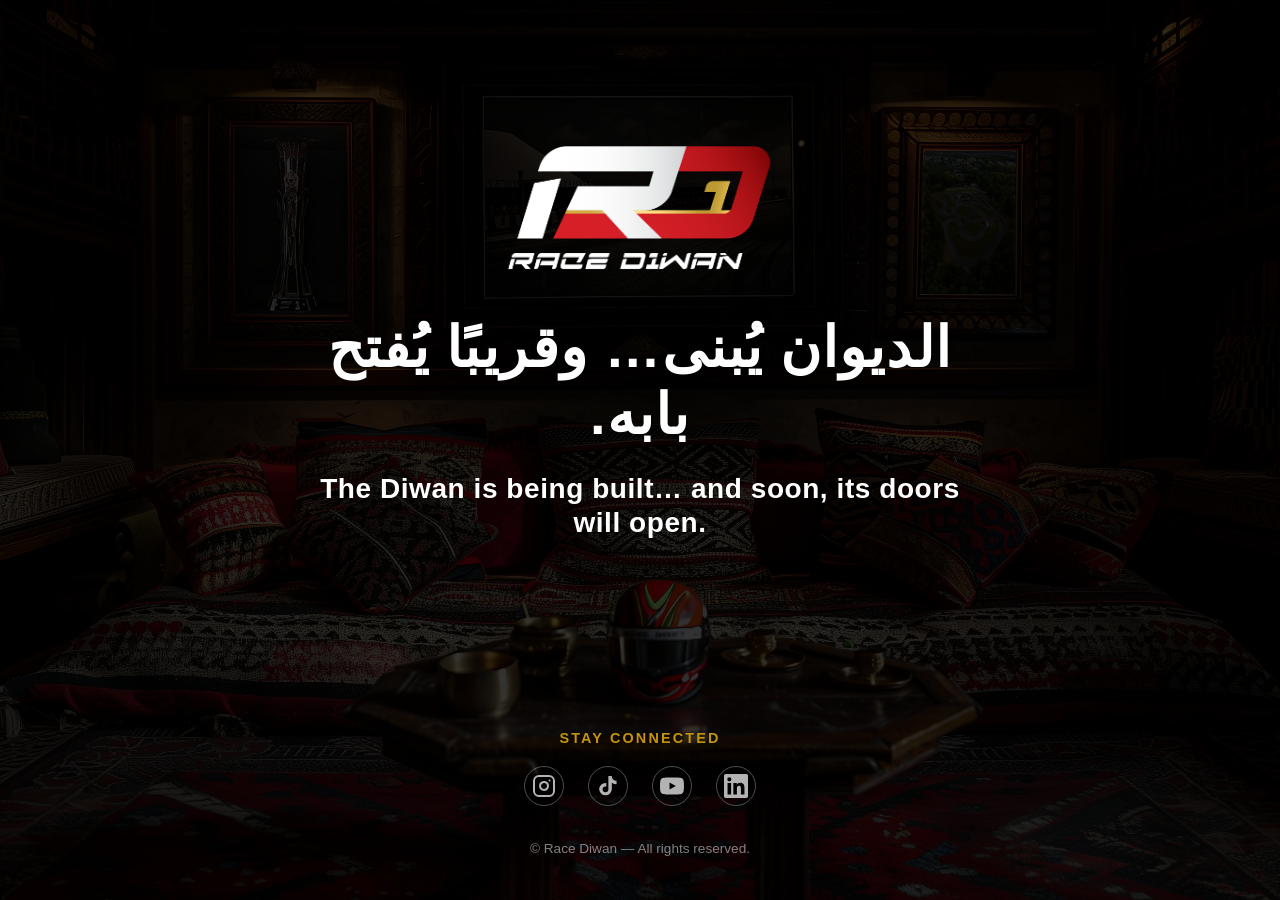
<file: index.html>
<!DOCTYPE html>
<html lang="en">
  <head>
    <meta charset="UTF-8" />
    <meta name="viewport" content="width=device-width, initial-scale=1.0"/>
    <title>Race Diwan | Coming Soon</title>
    <meta name="description" content="Race Diwan — The motorsport ecosystem built for the Middle East. Coming soon." />

    <meta property="og:title" content="Race Diwan | Coming Soon"/>
    <meta property="og:description" content="The motorsport ecosystem built for the Middle East. Coming soon." />
    <meta property="og:type" content="website" />
    <meta property="og:url" content="https://raced1.com"/>

    <link rel="stylesheet" href="/assets/css/style.css" />
    
    <link rel="icon" href="/assets/images/logos/favicon.ico" type="image/x-icon" />
    <link rel="icon" type="image/png" sizes="32x32" href="/assets/images/logos/favicon-32x32.png" />
    <link rel="icon" type="image/png" sizes="16x16" href="/assets/images/logos/favicon-16x16.png" />
    <link rel="apple-touch-icon" sizes="180x180" href="/assets/images/logos/apple-touch-icon.png" />
    <link rel="manifest" href="/assets/images/logos/site.webmanifest" />
    
    <link rel="preload" href="./assets/images/background/Traditional_majlis_compressed.webp" as="image" type="image/webp">
    <style>

      html {
        background-color: #000000 !important;
      }
      
      body {
        display: flex;
        flex-direction: column;
        min-height: 100vh;
        overflow: hidden;
        background-color: #000000 !important;
      }
      
      .bg-image {
        position: fixed;
        inset: 0;
        background-image: url('./assets/images/background/Traditional_majlis_compressed.webp');
        background-size: cover;
        background-position: center;
        background-repeat: no-repeat;
        z-index: 0;
      }

      .bg-overlay {
        position: fixed;
        inset: 0;
        background-color: rgba(0, 0, 0, 0.8);
        z-index: 1;
      }

      main {
        position: relative;
        z-index: 2;
        flex: 1;
        display: flex;
        align-items: center;
        padding-top: 0;
        color: #FFFFFF;
      }

      footer {
        position: relative;
        z-index: 2;
      }

      .hero__tagline {
        color: var(--color-secondary);
      }
      
      .hero__description {
        color: rgba(255, 255, 255, 0.85);
      }
      
      .footer {
        background-color: transparent !important;
        color: #FFFFFF;
      }
      
      .footer__title {
        color: var(--color-secondary) !important;
      }
      
      .social-icon {
        color: rgba(255, 255, 255, 0.7);
        border-color: rgba(255, 255, 255, 0.3);
      }
      
      .social-icon:hover {
        color: #FFFFFF;
        border-color: #FFFFFF;
        background-color: rgba(255, 255, 255, 0.1);
      }
    </style>
  </head>
  <body>
    <div class="bg-image"></div>
    <div class="bg-overlay"></div>

    <main>
      <div class="container" style="text-align: center; max-width: 700px; margin-inline: auto;">
        <img
          src="/assets/images/logos/Race_D1wan-01-v2.png"
          alt="Race Diwan Logo"
          style="height: 150px; width: auto; margin-bottom: 2rem; margin-inline: auto; display: block; object-fit: contain; flex-shrink: 0;"
        />
        <h1 class="hero__title" style="direction: rtl; color: var(--color-bg);">
          الديوان يُبنى… وقريبًا يُفتح بابه.
        </h1>
        <h3 style="color: var(--color-bg); margin-bottom: var(--space-xl);">
          The Diwan is being built… and soon, its doors will open.
        </h3>
      </div>
    </main>

    <!-- FOOTER -->
    <footer class="footer" style="padding: 1.5rem 0;">
      <div class="container" style="text-align: center">
        <p class="footer__title" style="margin-bottom: 1rem">Stay Connected</p>
        <div style="display: flex; justify-content: center; gap: 1.5rem; margin-bottom: 2rem;">
          <a href="https://www.instagram.com/racediwan/" target="_blank" rel="noopener noreferrer" class="social-icon" aria-label="Instagram">
            <svg width="24" height="24" viewBox="0 0 24 24" fill="none" stroke="currentColor" stroke-width="2" stroke-linecap="round" stroke-linejoin="round">
              <rect x="2" y="2" width="20" height="20" rx="5" ry="5"></rect>
              <path d="M16 11.37A4 4 0 1 1 12.63 8 4 4 0 0 1 16 11.37z"></path>
              <line x1="17.5" y1="6.5" x2="17.51" y2="6.5"></line>
            </svg>
          </a>
          <a href="https://www.tiktok.com/@racediwan" target="_blank" rel="noopener noreferrer" class="social-icon" aria-label="TikTok">
            <svg width="24" height="24" viewBox="0 0 24 24" fill="currentColor">
              <path d="M19.59 6.69a4.83 4.83 0 0 1-3.77-4.25V2h-3.45v13.67a2.89 2.89 0 0 1-2.88 2.5 2.89 2.89 0 0 1-2.89-2.89 2.89 2.89 0 0 1 2.89-2.89c.28 0 .54.04.79.1v-3.5a6.37 6.37 0 0 0-.79-.05A6.34 6.34 0 0 0 3.15 15a6.34 6.34 0 0 0 6.34 6.34 6.34 6.34 0 0 0 6.34-6.34V8.75a8.18 8.18 0 0 0 4.76 1.52V6.84a4.84 4.84 0 0 1-1-.15z"/>
            </svg>
          </a>
          <a href="https://www.youtube.com/@racediwan1" target="_blank" rel="noopener noreferrer" class="social-icon" aria-label="YouTube">
            <svg width="24" height="24" viewBox="0 0 24 24" fill="currentColor">
              <path d="M23.498 6.186a3.016 3.016 0 0 0-2.122-2.136C19.505 3.545 12 3.545 12 3.545s-7.505 0-9.377.505A3.017 3.017 0 0 0 .502 6.186C0 8.07 0 12 0 12s0 3.93.502 5.814a3.016 3.016 0 0 0 2.122 2.136c1.871.505 9.376.505 9.376.505s7.505 0 9.377-.505a3.015 3.015 0 0 0 2.122-2.136C24 15.93 24 12 24 12s0-3.93-.502-5.814zM9.545 15.568V8.432L15.818 12l-6.273 3.568z"/>
            </svg>
          </a>
          <a href="https://www.linkedin.com/company/race-diwan" target="_blank" rel="noopener noreferrer" class="social-icon" aria-label="LinkedIn">
            <svg width="24" height="24" viewBox="0 0 24 24" fill="currentColor">
              <path d="M20.447 20.452h-3.554v-5.569c0-1.328-.027-3.037-1.852-3.037-1.853 0-2.136 1.445-2.136 2.939v5.667H9.351V9h3.414v1.561h.046c.477-.9 1.637-1.85 3.37-1.85 3.601 0 4.267 2.37 4.267 5.455v6.286zM5.337 7.433a2.062 2.062 0 0 1-2.063-2.065 2.064 2.064 0 1 1 2.063 2.065zm1.782 13.019H3.555V9h3.564v11.452zM22.225 0H1.771C.792 0 0 .774 0 1.729v20.542C0 23.227.792 24 1.771 24h20.451C23.2 24 24 23.227 24 22.271V1.729C24 .774 23.2 0 22.222 0h.003z"/>
            </svg>
          </a>
        </div>
        <p style="color: rgba(255, 255, 255, 0.5); font-size: 0.85rem">
          &copy; Race Diwan — All rights reserved.
        </p>
      </div>
    </footer>
  </body>
</html>
</file>
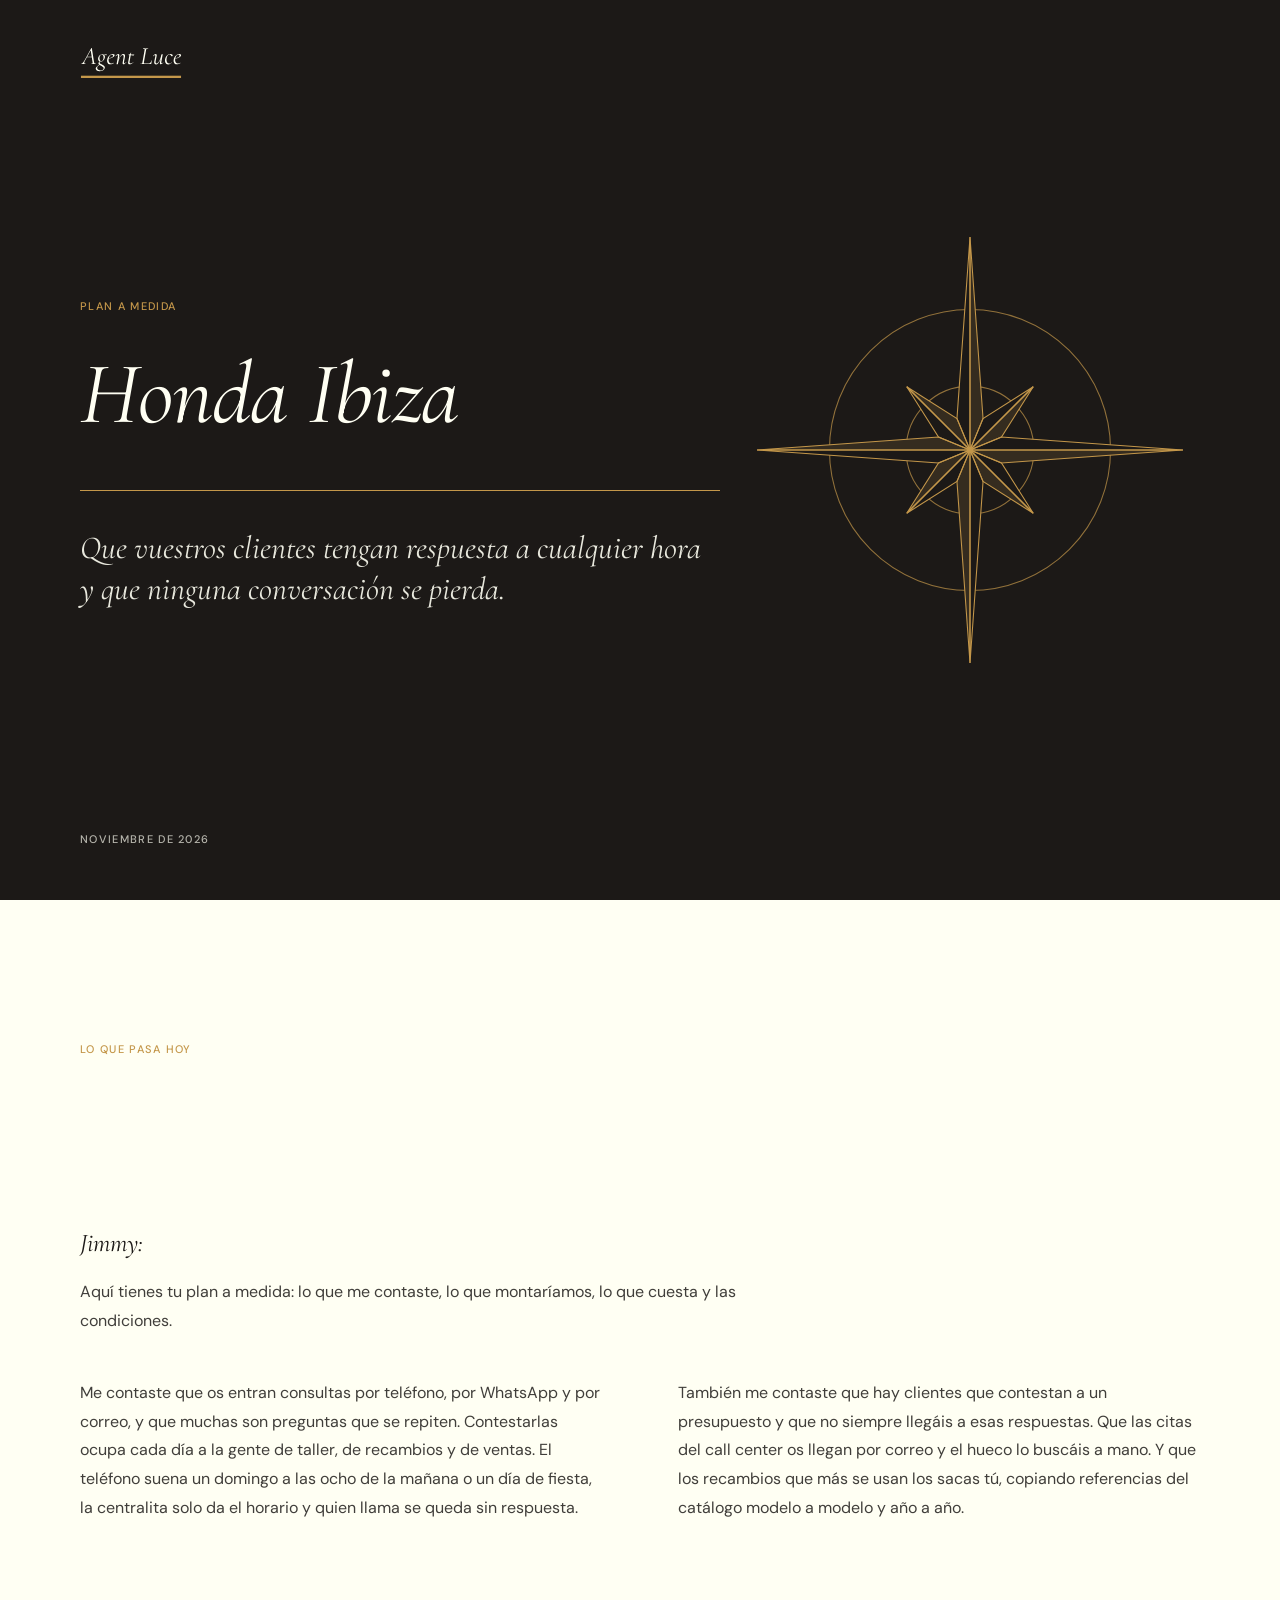
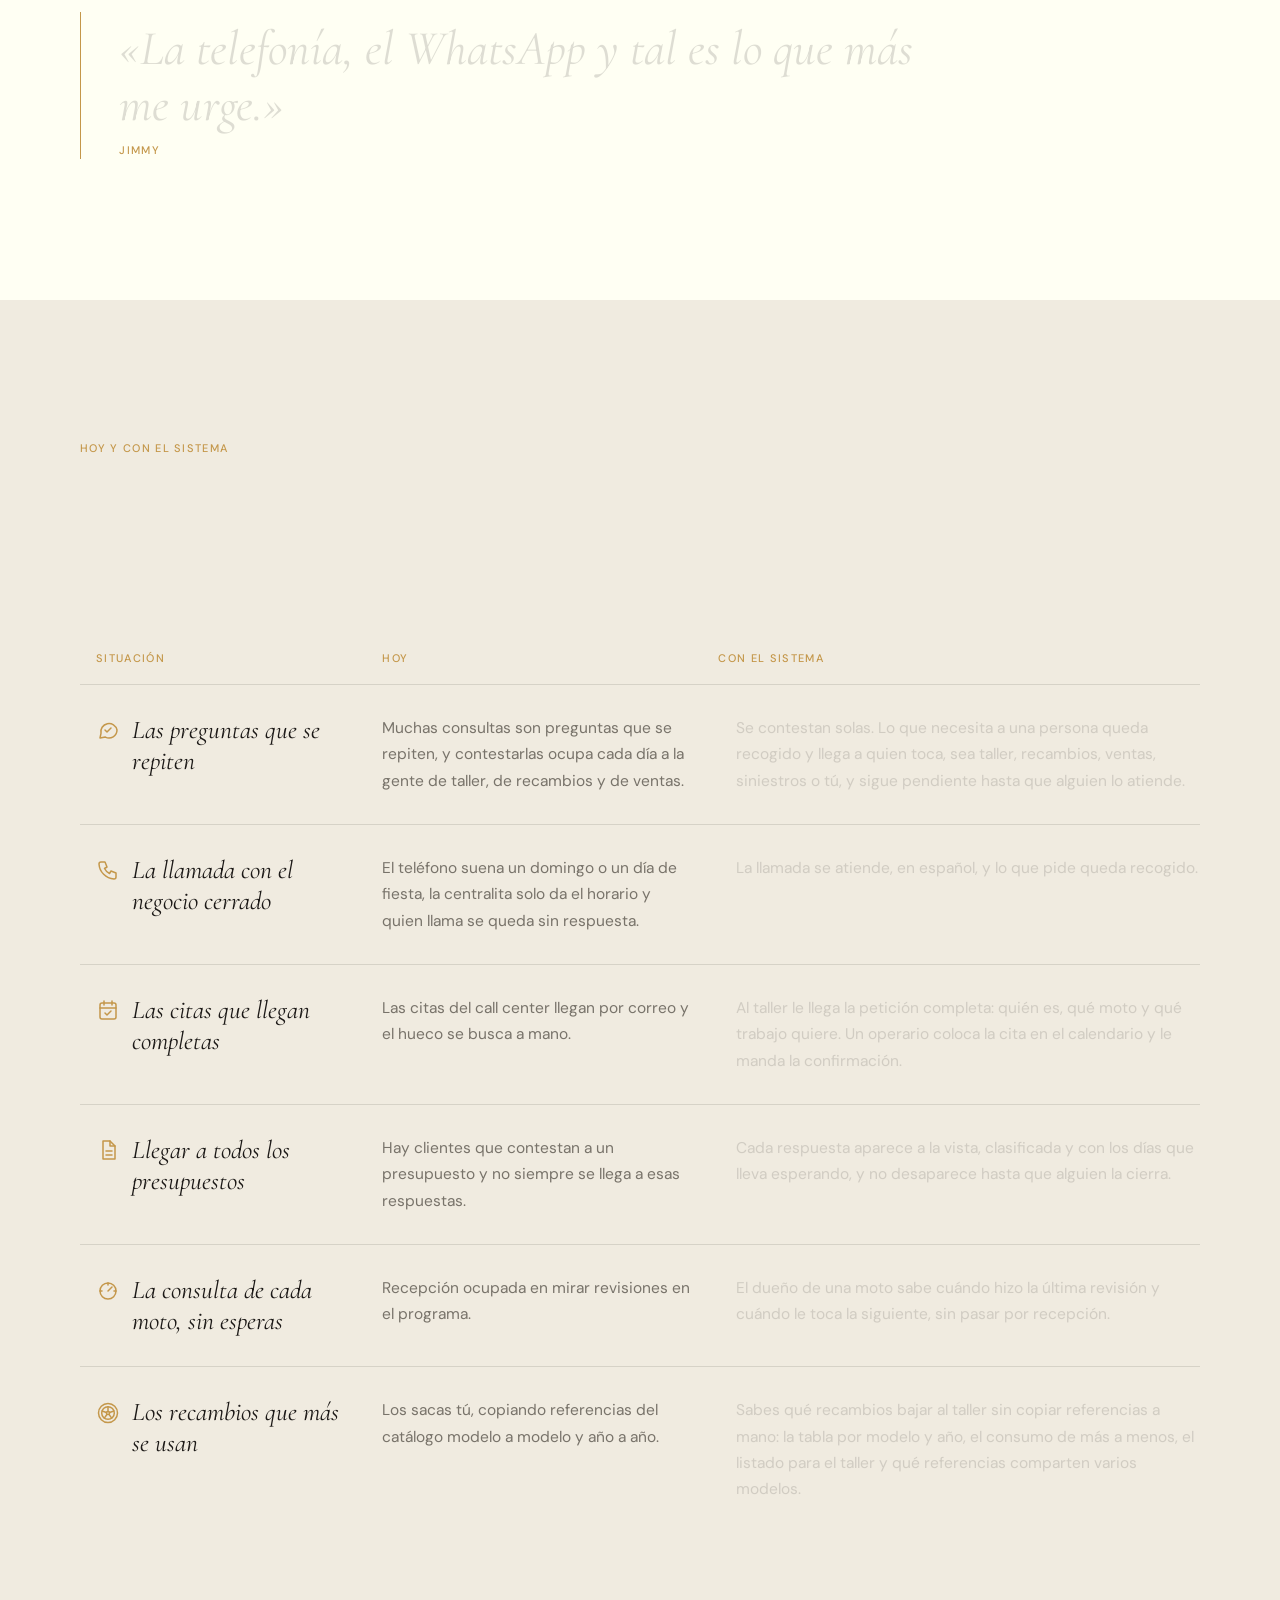
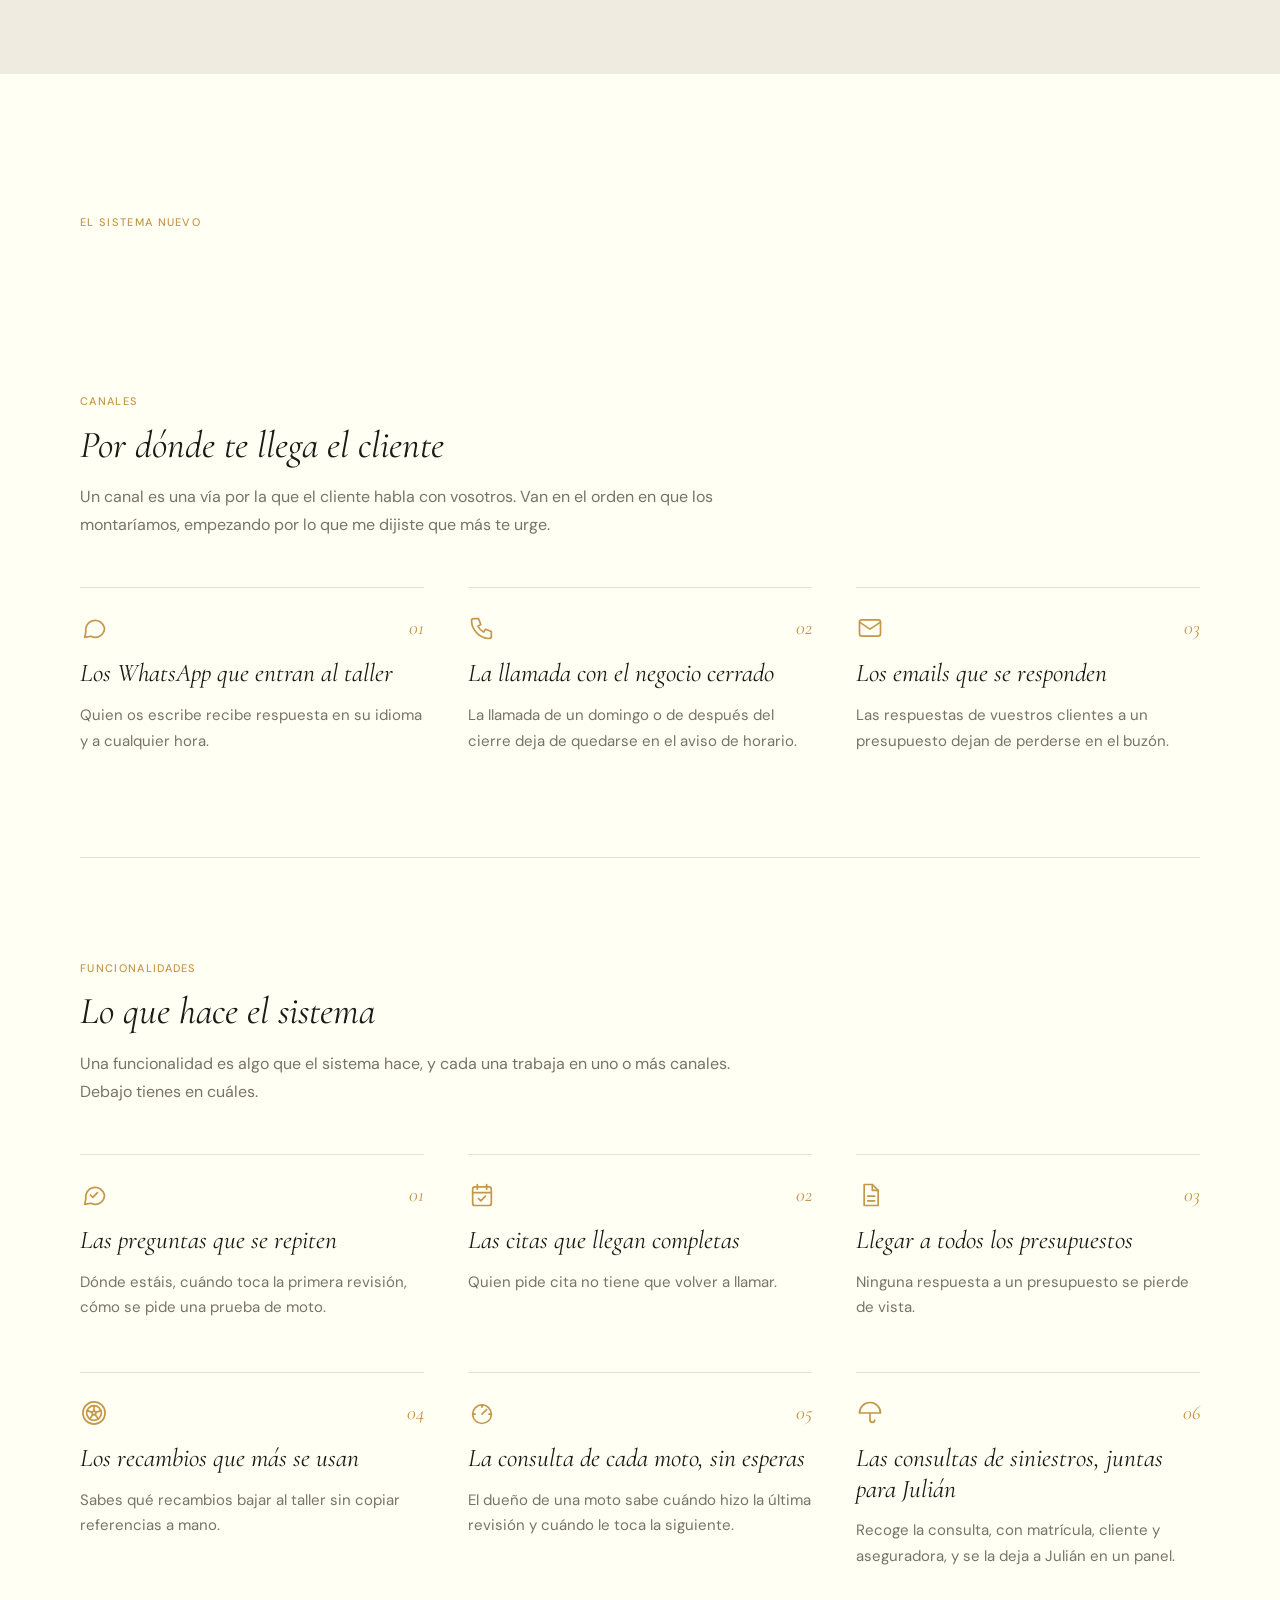
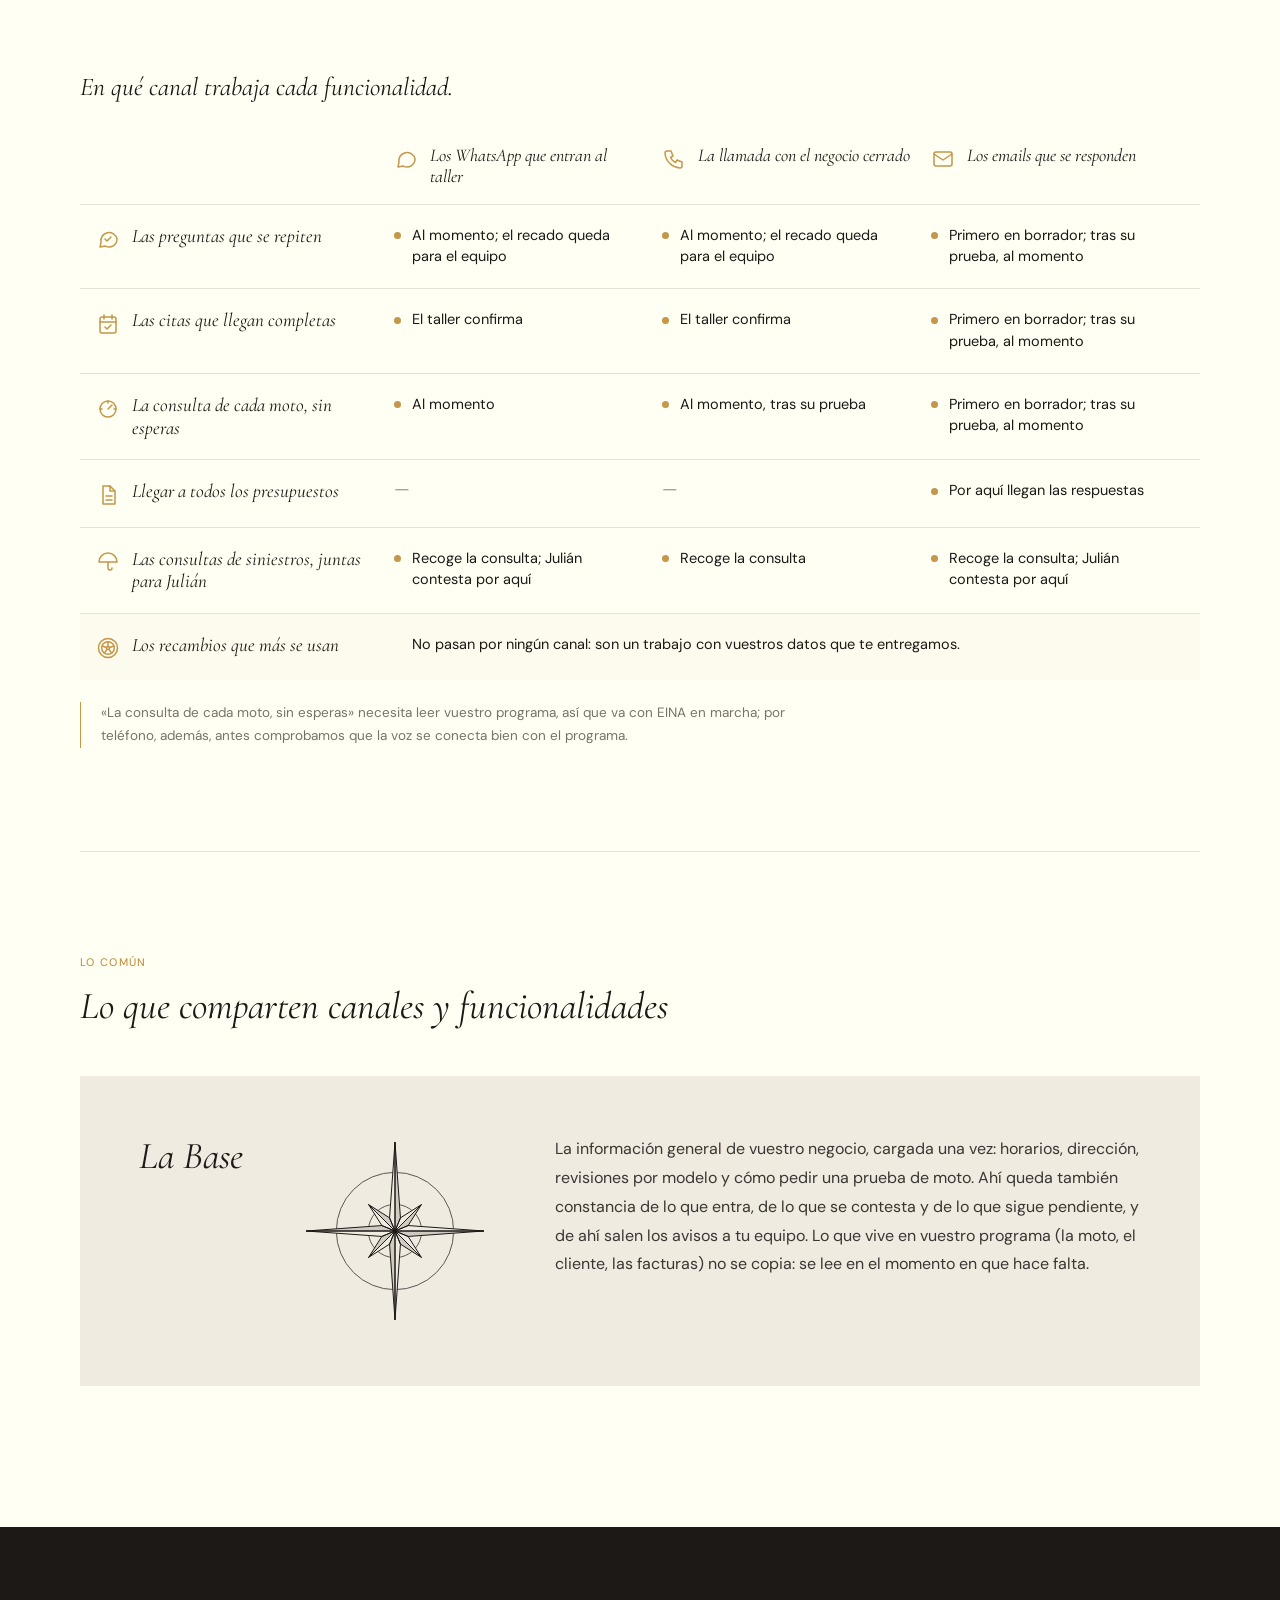
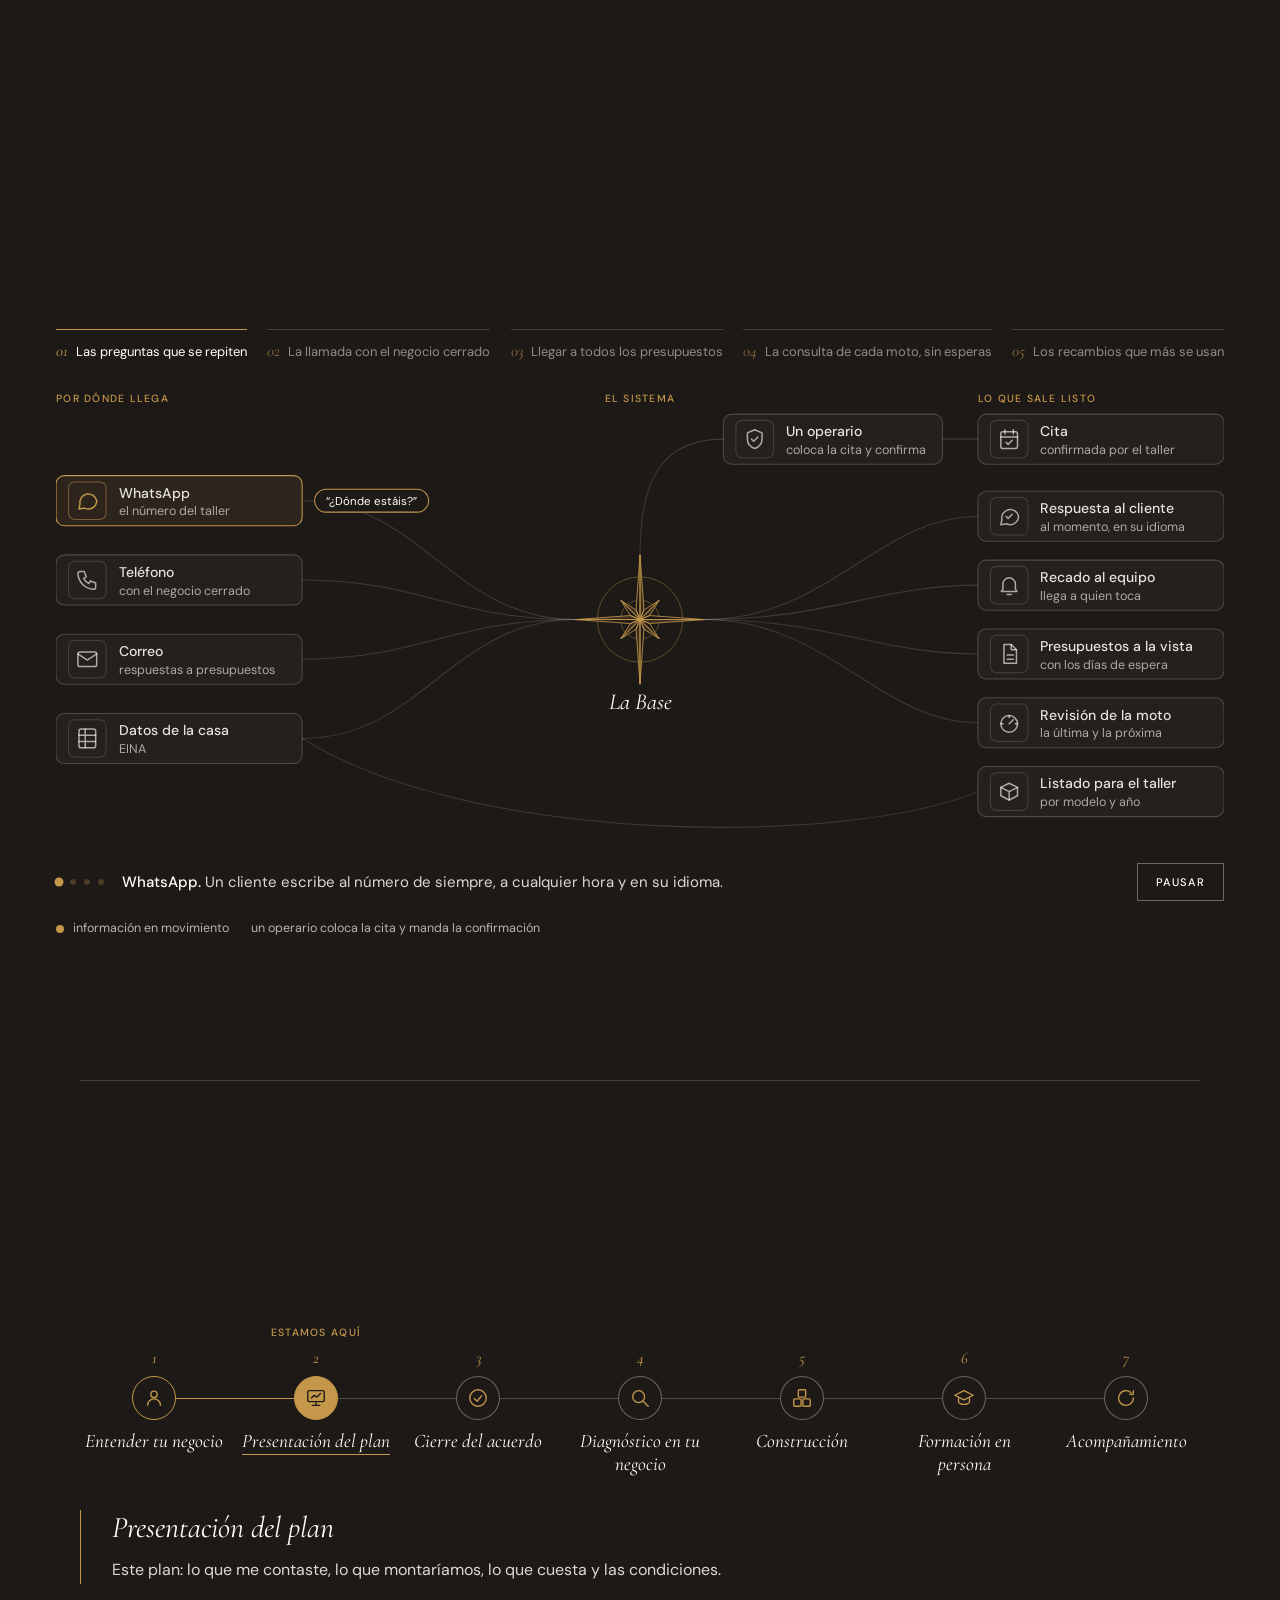
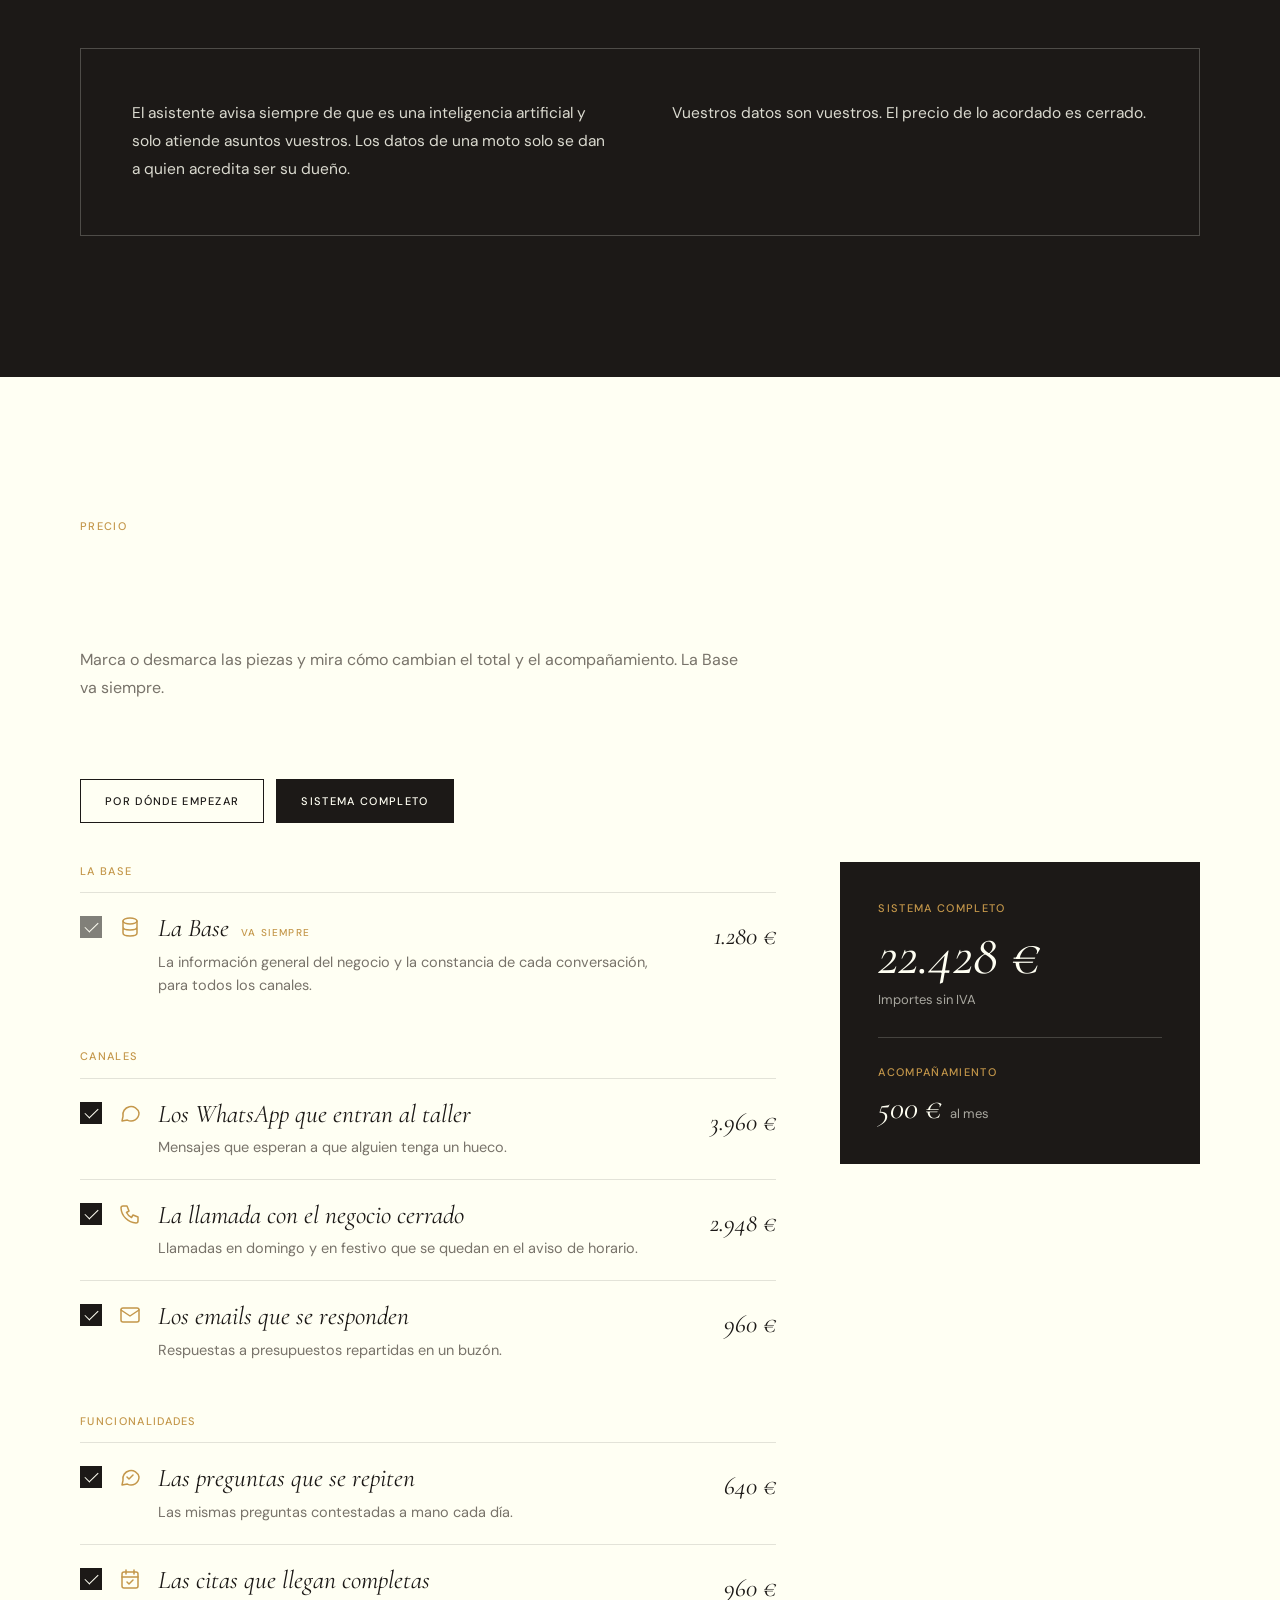
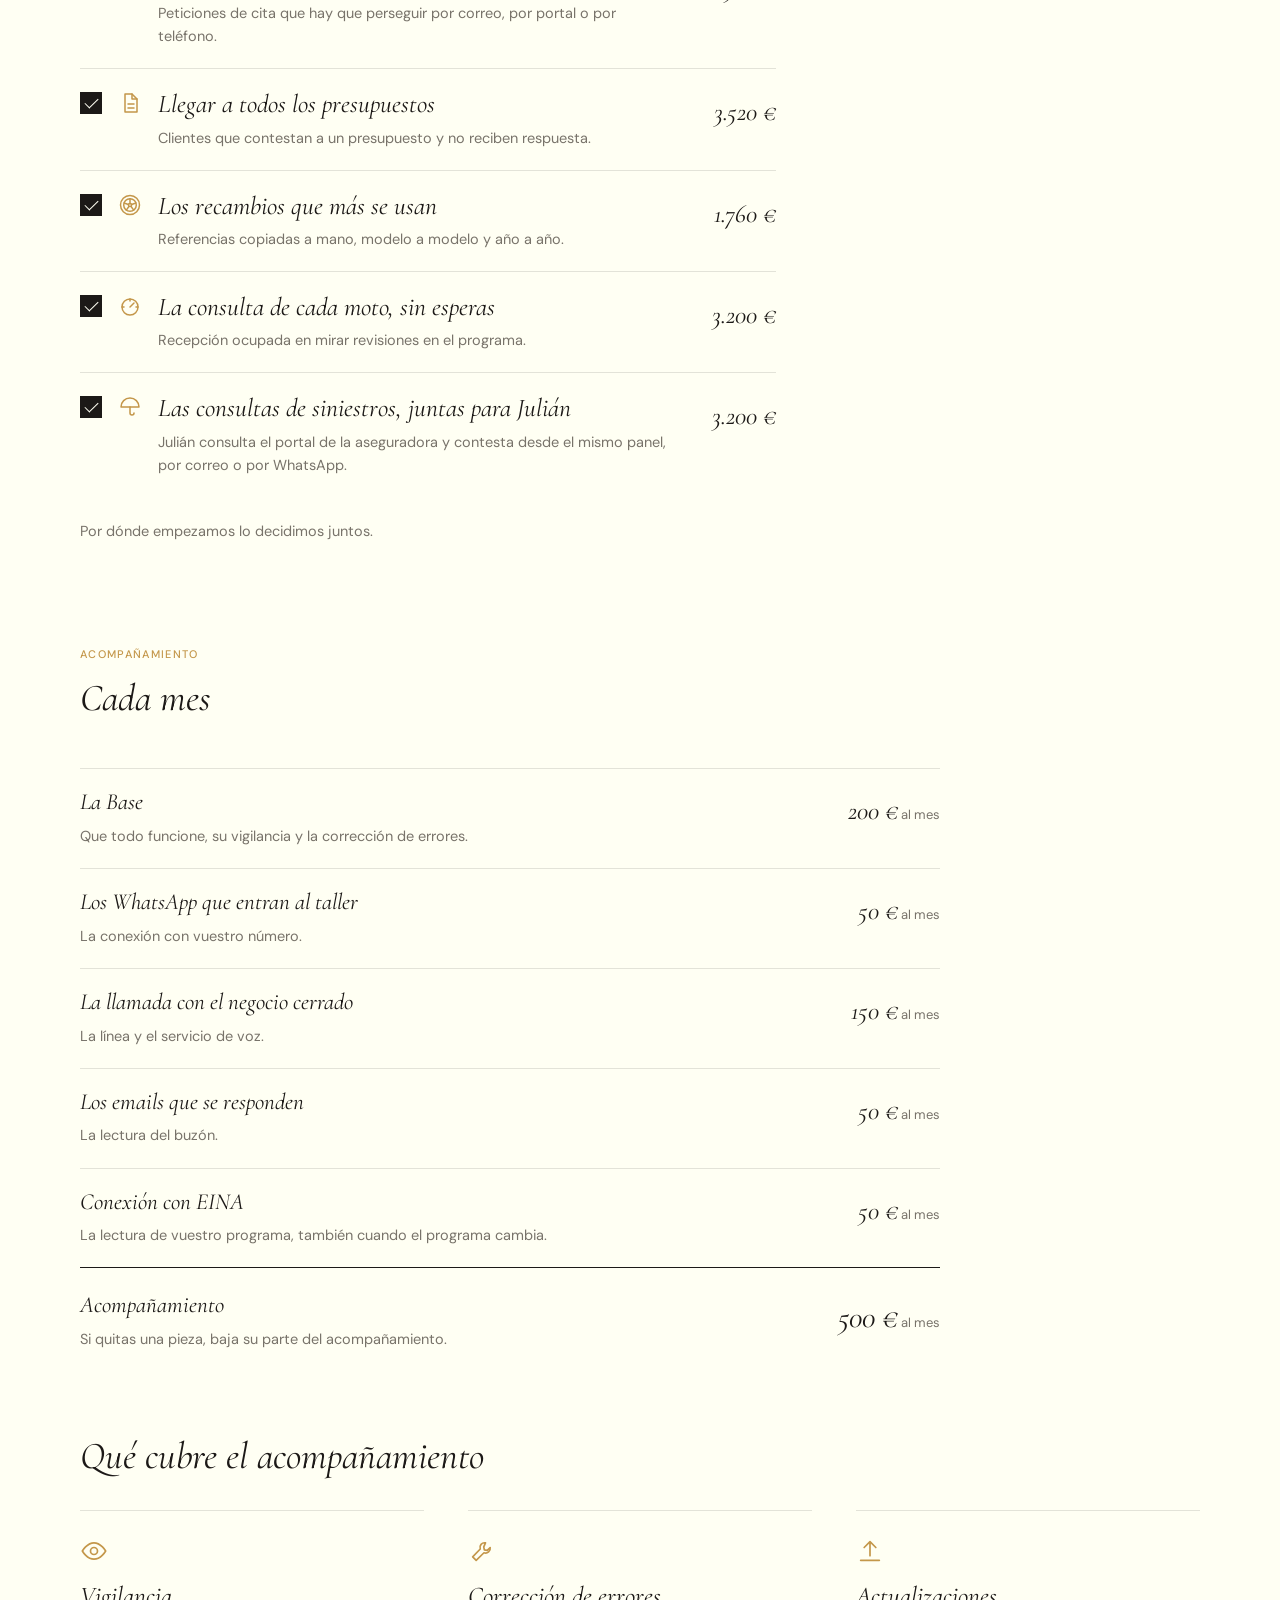
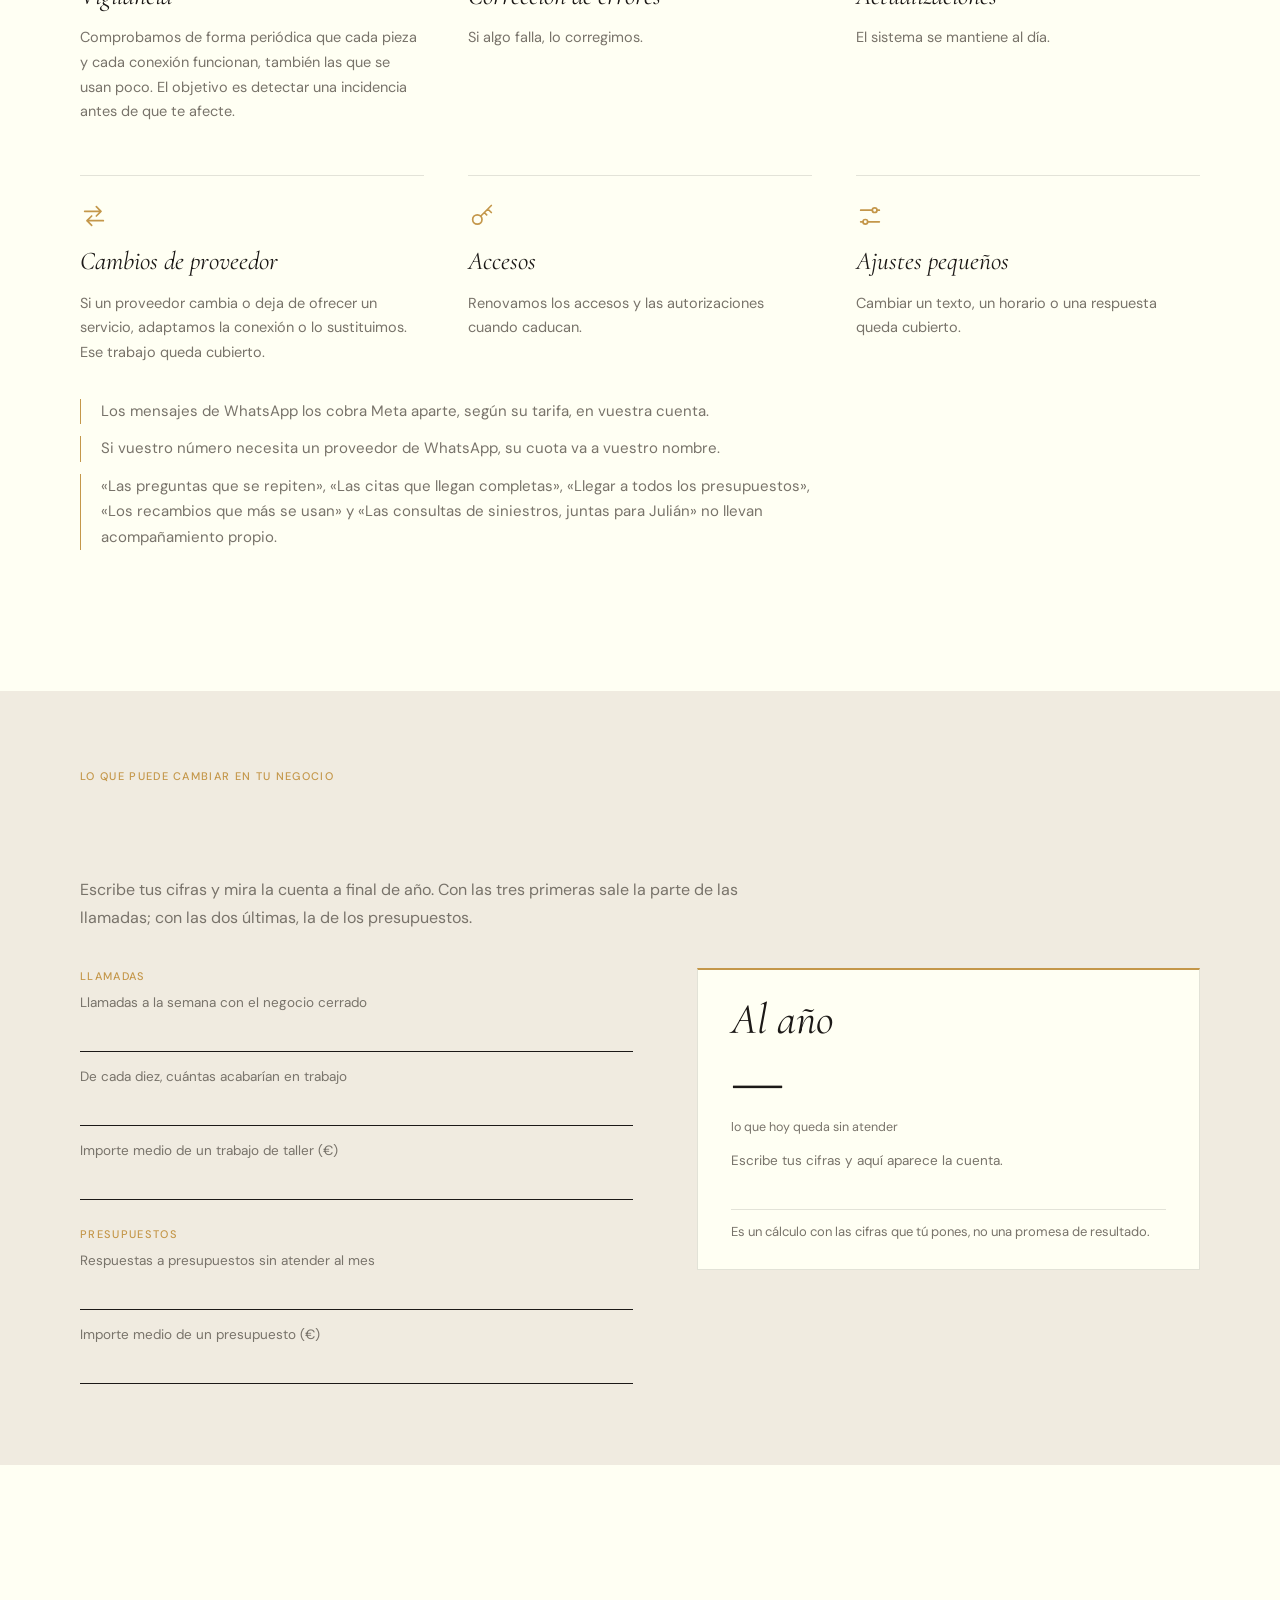
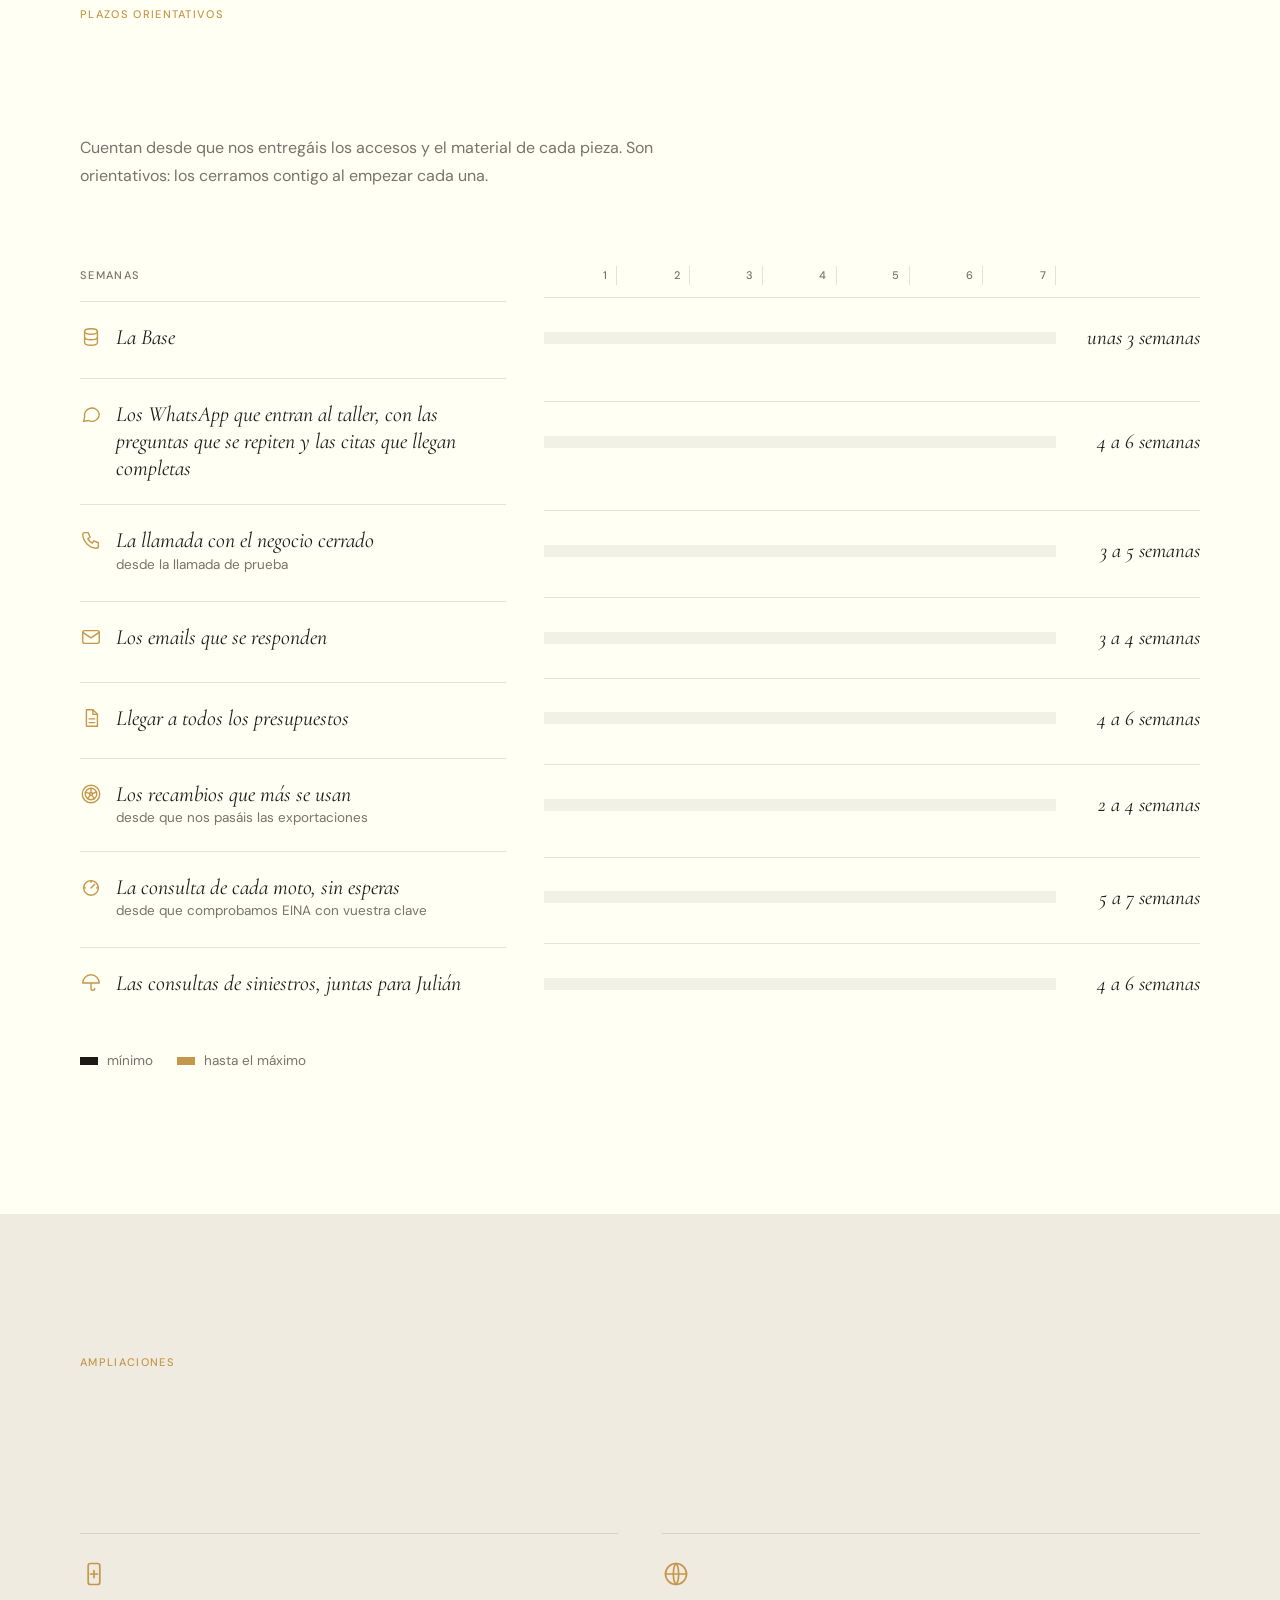
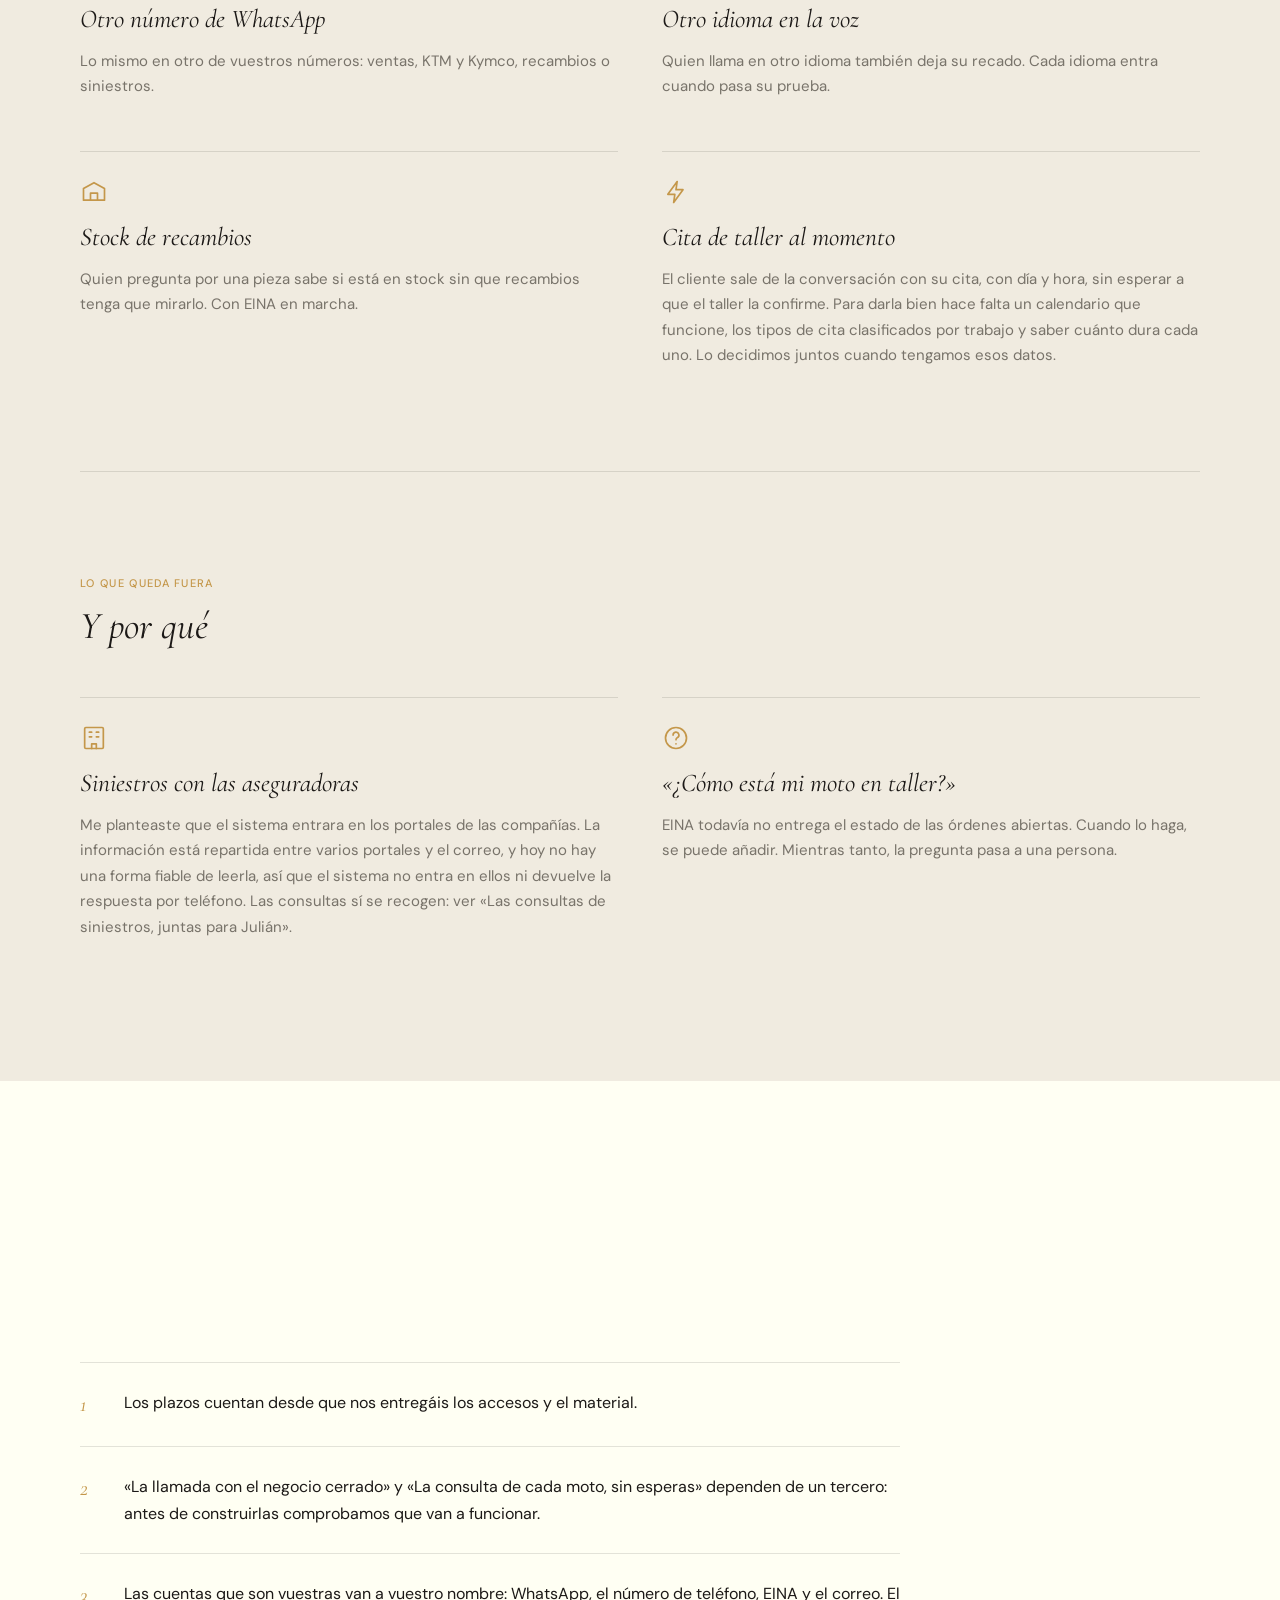
<file: honda-ibiza/index.html>
<!DOCTYPE html>
<html lang="es">
<head>
<meta charset="utf-8">
<meta name="viewport" content="width=device-width, initial-scale=1">
<meta name="robots" content="noindex,nofollow">
<title>Plan a medida · Honda Ibiza</title>
<script>document.documentElement.classList.add('js');</script>
<link rel="preconnect" href="https://fonts.googleapis.com">
<link rel="preconnect" href="https://fonts.gstatic.com" crossorigin>
<link href="https://fonts.googleapis.com/css2?family=Cormorant+Garamond:ital,wght@1,400&family=DM+Sans:wght@400;500&display=swap" rel="stylesheet">
<style>
:root{
  --canvas:#FFFFF3; --sand:#F0EBE0; --gold:#C4974A; --obs:#1C1917; --stone:#78736A;
  --serif:'Cormorant Garamond',Georgia,serif; --sans:'DM Sans',Arial,sans-serif;
  --gut:clamp(20px,5vw,56px);
  --ease:cubic-bezier(.16,1,.3,1); --dur:.7s; --ui:.25s; --navh:52px;
}
*{box-sizing:border-box;margin:0;padding:0}
html{-webkit-text-size-adjust:100%;scroll-padding-top:0}
@media (prefers-reduced-motion:no-preference){html{scroll-behavior:smooth}}
body{background:var(--canvas);color:var(--obs);font-family:var(--sans);font-size:16px;line-height:1.7;font-weight:400;overflow-x:hidden;-webkit-font-smoothing:antialiased}
b,strong{font-weight:500}
button,input{font:inherit;color:inherit}
a{color:inherit}
:focus-visible{outline:2px solid var(--gold);outline-offset:3px}

/* progreso */
/* menú fijo: aparece al salir de la portada; la raya de progreso es su borde inferior */
.nav{display:flex;align-items:center;gap:clamp(20px,3vw,44px);position:sticky;top:0;left:0;right:0;height:var(--navh);padding:0 var(--gut);background:rgba(28,25,23,.96);border-bottom:1px solid rgba(255,255,243,.14);z-index:60}
.js .nav{position:fixed;transform:translateY(-101%);transition:transform var(--ui) ease}
.js .nav.on{transform:none}
/* con JavaScript, en reposo solo se ve la marca y la raya de progreso; los nombres salen al subir el puntero, al dar foco con el teclado o al tocar la marca (táctil). Siguen en el DOM y son enlaces reales. */
.js .nav-l{opacity:0;pointer-events:none;transition:opacity var(--dur) var(--ease)}
.js .nav.open .nav-l,.js .nav-l:focus-within{opacity:1;pointer-events:auto}
.nav-marca{display:block;flex:none;line-height:0}
.nav-marca svg{height:20px;width:auto;display:block}
.nav-l{position:relative;list-style:none;display:flex;gap:clamp(18px,2.2vw,34px);margin-left:auto;overflow-x:auto;scrollbar-width:none;min-width:0}
.nav-l::-webkit-scrollbar{display:none}
.nav-l a{display:block;position:relative;font-size:11px;font-weight:500;letter-spacing:.12em;text-transform:uppercase;text-decoration:none;color:rgba(255,255,243,.62);padding:19px 0;white-space:nowrap;transition:color var(--ui) ease}
.nav-l a:hover{color:var(--canvas)}
.nav-l a::after{content:"";position:absolute;left:0;right:0;bottom:13px;height:1.5px;background:var(--gold);transform:scaleX(0);transform-origin:left;transition:transform var(--ui) ease}
.nav-l a[aria-current]::after{transform:scaleX(1)}
#progress{position:absolute;left:0;bottom:-1px;height:2px;width:100%;background:var(--gold);transform:scaleX(0);transform-origin:left;pointer-events:none}

/* ---------- ritmo de secciones ---------- */
.s{scroll-margin-top:calc(var(--navh) + 28px - clamp(80px,11vw,148px));padding:clamp(80px,11vw,148px) 0;position:relative;--ink:var(--obs);--soft:var(--stone);--line:rgba(28,25,23,.12);--card:var(--sand)}
.s--canvas{background:var(--canvas)}
.s--sand{background:var(--sand);--card:var(--canvas)}
.s--dark{background:var(--obs);color:var(--canvas);--ink:var(--canvas);--soft:rgba(255,255,243,.68);--line:rgba(255,255,243,.16);--card:rgba(255,255,243,.04)}
.w{width:min(1120px,calc(100% - 2*var(--gut)));margin:0 auto}
.s--dark+.s--dark{padding-top:clamp(56px,7vw,96px);scroll-margin-top:calc(var(--navh) + 28px - clamp(56px,7vw,96px))}
.s--dark+.s--dark::before{content:"";position:absolute;top:0;left:max(var(--gut),calc((100% - 1120px)/2));right:max(var(--gut),calc((100% - 1120px)/2));height:1px;background:rgba(255,255,243,.16)}
.w--wide{width:min(1200px,calc(100% - 2*var(--gut)))}

/* tipografía */
.eyebrow{font-size:11px;font-weight:500;letter-spacing:.12em;text-transform:uppercase;color:var(--gold);line-height:1.5}
.t1,.t2,.t3,.t4{font-family:var(--serif);font-style:italic;font-weight:400;color:var(--ink)}
.t2{font-size:clamp(36px,4.6vw,60px);line-height:1.08;letter-spacing:-.005em}
.t3{font-size:clamp(28px,3vw,38px);line-height:1.15}
.t4{font-size:clamp(22px,2vw,26px);line-height:1.2}
.lead{font-size:clamp(16px,1.25vw,18px);line-height:1.75;color:var(--soft);max-width:60ch}
.sec-head{max-width:780px;margin-bottom:clamp(44px,6vw,80px)}
.sec-head .eyebrow{margin-bottom:22px}
.sec-head .lead{margin-top:26px}
.sub-head{margin-bottom:clamp(28px,4vw,48px);max-width:700px}
.sub-head .eyebrow{margin-bottom:14px}
.sub-head .lead{margin-top:16px}
.rule{height:1px;background:var(--line);border:0;margin:clamp(64px,8vw,104px) 0}
.s .eyebrow{font-size:11px;font-weight:500;letter-spacing:.12em;text-transform:uppercase;color:var(--gold);line-height:1.5}
.n{font-family:var(--serif);font-style:italic;color:var(--gold);font-size:20px;line-height:1}

/* aparecer al entrar en pantalla */
.js .rv{opacity:0;transform:translateY(14px);transition:opacity var(--dur) var(--ease),transform var(--dur) var(--ease)}
.js .rv.in{opacity:1;transform:none}

/* ---------- 1 portada ---------- */
.hero{min-height:100vh;min-height:100svh;background:var(--obs);color:var(--canvas);display:flex;flex-direction:column;justify-content:space-between;padding:clamp(28px,4vw,48px) 0 clamp(32px,4vw,52px);position:relative}
.marca{display:block;height:26px;width:auto}
.hero .marca{height:30px}
.hero-main{padding:clamp(48px,10vh,120px) 0}
.hero-main .eyebrow{margin-bottom:clamp(20px,3vw,32px)}
.hero h1{font-family:var(--serif);font-style:italic;font-weight:400;font-size:clamp(54px,8.4vw,88px);line-height:1.08;letter-spacing:-.01em;color:var(--canvas)}
.hero-promesa{margin-top:clamp(28px,4vw,48px);padding-top:clamp(24px,3vw,36px);border-top:1px solid var(--gold);max-width:640px;width:fit-content;font-family:var(--serif);font-style:italic;font-size:clamp(23px,2.5vw,32px);line-height:1.3;color:rgba(255,255,243,.9)}
.hero-in{animation:rise var(--dur) var(--ease) both;animation-delay:calc(var(--i)*90ms + 120ms)}
@keyframes rise{from{opacity:0;transform:translateY(14px)}}
.hero-motif{position:absolute;top:50%;right:max(var(--gut),calc((100% - 1120px)/2));width:min(36%,460px);transform:translateY(-50%);pointer-events:none}
.hero-motif svg{display:block;width:100%;height:auto;overflow:visible}
/* rosa de los vientos «Luce»: la misma en la portada y en el centro del diagrama */
.st-c{fill:none;stroke:var(--gold)}
.st-bg path{fill:var(--obs)}
.st-fills path{fill:var(--gold);fill-opacity:.15}
.st-lines path{fill:none;stroke:var(--gold);stroke-linejoin:miter}
.hero-motif .st-c,.hero-motif .st-lines path{stroke-width:.5}
.hero-motif .st-c{opacity:.7}
.wm{display:inline-block;overflow:hidden;vertical-align:top;padding:.14em .16em .24em;margin:-.14em -.16em -.24em}
.wd{display:inline-block}
.hero-fecha{font-size:11px;font-weight:500;letter-spacing:.12em;text-transform:uppercase;color:rgba(255,255,243,.68)}

/* ---------- 2 franja ---------- */

/* ---------- 3 hoy ---------- */
.dos{display:grid;grid-template-columns:1fr 1fr;gap:clamp(32px,6vw,88px);align-items:start}
.dos p{color:rgba(28,25,23,.84);font-size:clamp(16px,1.2vw,17.5px);line-height:1.8}
.intro{margin-bottom:clamp(28px,3.4vw,44px)}
.intro p{color:rgba(28,25,23,.84);font-size:clamp(16px,1.2vw,17.5px);line-height:1.8;max-width:60ch}
.intro .saludo{font-family:var(--serif);font-style:italic;font-size:clamp(22px,2vw,26px);margin-bottom:12px;color:var(--ink)}
.cita{margin-top:clamp(56px,7vw,96px);padding-left:clamp(22px,3vw,40px);border-left:1px solid var(--gold);max-width:860px}
.cita blockquote{font-family:var(--serif);font-style:italic;font-size:clamp(30px,3.8vw,52px);line-height:1.15;color:var(--ink)}
.cita figcaption{margin-top:18px}

/* ---------- 4 tabla hoy / con el sistema ---------- */
.sit{width:100%;border-collapse:collapse}
.sit th,.sit td{text-align:left;vertical-align:top;padding:30px 28px 30px 0;border-top:1px solid var(--line);font-weight:400}
.sit thead th{border-top:0;padding-bottom:16px;font-size:11px;font-weight:500;letter-spacing:.12em;text-transform:uppercase;color:var(--gold)}
.sit tbody th{width:27%;font-family:var(--serif);font-style:italic;font-size:clamp(22px,2vw,26px);line-height:1.2;color:var(--ink)}
.sit td{font-size:15.5px;line-height:1.7;color:var(--soft);width:30%}
.sit td.con{width:43%;color:var(--ink);padding-right:0;position:relative}
.sit td.con::before{content:"";position:absolute;left:-18px;top:36px;bottom:36px;width:1px;background:var(--gold)}
.lbl{display:none}

/* ---------- 5 canales y funcionalidades ---------- */
.g3{display:grid;grid-template-columns:repeat(3,1fr);gap:clamp(40px,4vw,56px) clamp(28px,3.4vw,56px)}
.card{border-top:1px solid var(--line);padding:26px 0 0;display:flex;flex-direction:column;gap:14px}
.card-h{display:flex;align-items:center;justify-content:space-between}
/* funcionalidades: tres por fila y la última fila, sea de una, dos o tres, centrada */
.g3--c{display:flex;flex-wrap:wrap;justify-content:center;--gx:clamp(28px,3.4vw,56px);column-gap:var(--gx)}
.g3--c>.card{width:calc((100% - 2*var(--gx))/3)}
.cubre-h{margin:clamp(40px,5vw,64px) 0 clamp(20px,2.4vw,32px)}
.cubre{margin-bottom:clamp(8px,1vw,16px)}
.cubre .card p{font-size:14.5px}
/* iconos de la casa: los del diagrama, mismo trazo; en la página solo en canales, funcionalidades y La Base */
.ic{width:24px;height:24px;flex:none;fill:none;stroke:var(--gold);stroke-width:1.5;stroke-linecap:round;stroke-linejoin:round;display:block}
.ic--c{width:28px;height:28px;stroke-width:1.45}
.ti{display:flex;gap:12px;align-items:flex-start}
.ti .ic{margin-top:.12em}
.card .t4{margin-top:2px}
.card p{font-size:15px;line-height:1.7;color:var(--soft)}
.cruce-w{margin-top:clamp(64px,8vw,104px)}
.cruce{width:100%;border-collapse:collapse;font-size:14.5px}
.cruce th,.cruce td{text-align:left;vertical-align:top;padding:20px 20px 20px 0;border-top:1px solid var(--line);font-weight:400;line-height:1.5}
.cruce thead th{border-top:0;font-family:var(--serif);font-style:italic;font-size:18px;color:var(--ink);padding-bottom:16px;line-height:1.2}
.cruce tbody th{font-family:var(--serif);font-style:italic;font-size:19px;color:var(--ink);width:28%;line-height:1.2}
.cruce td{color:var(--obs);width:24%}
.cruce td.na{color:var(--stone);opacity:.7}
.notas{margin-top:34px;display:grid;gap:14px;max-width:760px}
.notas p{font-size:15px;color:var(--soft);padding-left:20px;border-left:1px solid var(--gold)}
.base{display:grid;grid-template-columns:minmax(0,.9fr) minmax(0,1.5fr);gap:clamp(28px,5vw,72px);background:var(--sand);padding:clamp(36px,4.6vw,64px);align-items:start}
.base p{font-size:clamp(16px,1.2vw,17.5px);line-height:1.8;color:var(--ink);opacity:.86}

/* tabla de canales y funcionalidades: frase encima, punto dorado donde trabaja, raya atenuada donde no */
.cruce-t{font-family:var(--serif);font-style:italic;font-weight:400;font-size:clamp(22px,2vw,26px);line-height:1.2;color:var(--ink);margin-bottom:22px}
.cruce td.si{padding-left:18px}
.ic--m{display:none}
.cruce .pt{display:inline-block;width:7px;height:7px;border-radius:50%;background:var(--gold);margin:0 11px 1px -18px;vertical-align:middle}
.cruce .ra{font-size:18px;line-height:1;color:var(--stone)}
.cruce tbody tr.fila-rec{background:rgba(196,151,74,.04)}
.cruce td.rec-t{padding-left:18px;color:var(--obs);width:auto}
.notas.pq{margin-top:22px}
.notas.pq p{font-size:13.5px}
/* estrella de «Lo común»: la misma rosa de ocho puntas, en obsidiana, quieta */
.base-star{display:none}
@media (min-width:1001px){
  .base>h4{grid-area:1/1}
  .base>p{grid-area:1/2}
  .base-star{display:block;grid-area:1/1;justify-self:end;align-self:center;width:clamp(150px,15vw,220px);height:auto;overflow:visible}
}
.bs-c{fill:none;stroke:var(--obs);stroke-width:1;vector-effect:non-scaling-stroke;opacity:.7}
.bs-bg path{fill:var(--sand)}
.bs-f path{fill:var(--obs);fill-opacity:.15}
.bs-l path{fill:none;stroke:var(--obs);stroke-width:1;stroke-linejoin:miter;vector-effect:non-scaling-stroke}

/* ---------- 6 el sistema en movimiento ---------- */
.fx-chips{display:grid;grid-template-columns:repeat(var(--n,5),1fr);gap:0;margin-bottom:clamp(28px,3.4vw,44px)}
.fx-chip{background:none;border:0;border-top:1px solid var(--line);text-align:left;cursor:pointer;padding:18px 18px 18px 0;position:relative;color:rgba(255,255,243,.5);font-size:14px;line-height:1.35;transition:color var(--ui) ease}
.fx-chip:hover{color:rgba(255,255,243,.85)}
.fx-chip .cn{display:block;font-family:var(--serif);font-style:italic;font-size:18px;color:var(--gold);margin-bottom:6px;opacity:.7}
.fx-chip.on{color:var(--canvas)}
.fx-chip.on .cn{opacity:1}
.fx-bar{position:absolute;left:0;top:-1px;height:1px;width:100%;background:var(--gold);transform:scaleX(0);transform-origin:left}
.fx-wrap{position:relative}
.fx-chips:empty{display:none}
.fx-svg{display:block;width:100%;height:auto}
.fx-svg-d{display:block}.fx-svg-m{display:none}
.fx-wire{fill:none;stroke:rgba(255,255,243,.14);stroke-width:1}
.fx-lit{fill:none;stroke:var(--gold);stroke-width:1.4}
.fx-box{fill:rgba(255,255,243,.03);stroke:rgba(255,255,243,.2);stroke-width:1;transition:stroke .45s ease,fill .45s ease}
.fx-ib{fill:none;stroke:rgba(255,255,243,.14);stroke-width:1;transition:stroke .45s ease}
.fx-ic{color:rgba(255,255,243,.62);transition:color .45s ease}
.fx-ic *{fill:none;stroke:currentColor;stroke-width:1.5;stroke-linecap:round;stroke-linejoin:round;vector-effect:non-scaling-stroke}
.fx-t{font-family:var(--sans);font-weight:500;font-size:13.5px;fill:rgba(255,255,243,.88)}
.fx-s{font-family:var(--sans);font-size:12px;fill:rgba(255,255,243,.62)}
.fx-tm{font-size:12px}.fx-sm{font-size:10px}
.fx-col{font-family:var(--sans);font-weight:500;font-size:10px;letter-spacing:.12em;text-transform:uppercase;fill:var(--gold)}
.fx-hub .st-c{stroke:rgba(196,151,74,.4);stroke-width:1;vector-effect:non-scaling-stroke;transition:stroke .45s ease}
.fx-hub .st-fills path{fill-opacity:.16;transition:fill-opacity .45s ease}
.fx-hub .st-lines path{stroke:rgba(196,151,74,.85);stroke-width:1;vector-effect:non-scaling-stroke;transition:stroke .45s ease}
.fx-ht{font-family:var(--serif);font-style:italic;font-size:22px;fill:var(--canvas)}
.fx-hm .fx-ht{font-size:17px}
.on>.fx-box{stroke:var(--gold);fill:rgba(196,151,74,.1)}
.on>.fx-ib{stroke:rgba(196,151,74,.5)}
.on>.fx-ic{color:var(--gold)}
.fx-hub.on .st-fills path{fill-opacity:.34}
.fx-hub.on .st-lines path{stroke:var(--gold)}
.fx-hub.think .st-c{stroke:var(--gold)}
.fx-packet{fill:var(--gold)}
.fx-toast{opacity:0;transition:opacity .35s ease;pointer-events:none}
.fx-toast.on{opacity:1}
.fx-toast rect{fill:var(--obs);stroke:var(--gold);stroke-width:1}
.fx-toast text{font-family:var(--sans);font-size:11px;fill:var(--canvas)}
.fx-tools{display:none;align-items:center;justify-content:space-between;gap:20px;flex-wrap:wrap;margin:clamp(20px,2.4vw,32px) 0 clamp(32px,4vw,48px);padding-top:18px;border-top:1px solid var(--line);font-size:13px;color:var(--soft)}
.js .fx-tools{display:flex}
.fx-leg{display:flex;gap:22px;flex-wrap:wrap;align-items:center}
.fx-leg i{display:inline-block;width:8px;height:8px;border-radius:50%;background:var(--gold);margin-right:9px;vertical-align:middle}
.fx-play{background:none;border:1px solid rgba(255,255,243,.34);color:var(--canvas);font-size:11px;font-weight:500;letter-spacing:.12em;text-transform:uppercase;padding:9px 18px;cursor:pointer;transition:border-color .25s,color .25s}
.fx-play:hover{border-color:var(--gold);color:var(--gold)}
.fx-sc h3{font-family:var(--serif);font-style:italic;font-weight:400;font-size:clamp(24px,2.4vw,30px);color:var(--canvas);margin-bottom:22px}
.fx-sc ol{list-style:none;counter-reset:p;display:grid;grid-template-columns:repeat(auto-fit,minmax(220px,1fr));gap:clamp(20px,2.4vw,36px)}
.fx-sc li{counter-increment:p;font-size:14.5px;line-height:1.7;color:rgba(255,255,243,.78);border-top:1px solid rgba(255,255,243,.16);padding-top:16px;transition:opacity .4s ease,border-color .4s ease}
.fx-sc li::before{content:counter(p);display:block;font-family:var(--serif);font-style:italic;font-size:22px;color:var(--gold);margin-bottom:8px;line-height:1}
.fx-sc li b{color:var(--canvas)}
.js .fx-sc{display:none}
.js .fx-sc.on{display:block}
.js .fx-sc li{opacity:.34}
.js .fx-sc li.now{opacity:1;border-top-color:var(--gold)}
.js .fx-sc li.done{opacity:.85}
.fx-sc+.fx-sc{margin-top:clamp(40px,5vw,64px)}
.js .fx-sc+.fx-sc{margin-top:0}
.fx-dots{display:none}
/* el bloque del diagrama cabe entero en una ventana de 1280×720: fila de situaciones de una línea, diagrama más bajo y un solo paso (el que está en curso) con la leyenda y el botón en la misma franja. Sin JS, con movimiento reducido y en móvil, como antes. */
@media (min-width:1001px){
  .fx-chips{margin-bottom:14px;column-gap:14px}
  .fx-chip{display:flex;align-items:baseline;gap:8px;padding:11px 0 11px;font-size:13px}
  .fx-chip .cn{margin:0;font-size:16px}
  .fx-svg-d{max-height:max(340px,calc(100vh - 250px))}
}
@media (min-width:1270px){
  .fx-chips{grid-template-columns:repeat(var(--n,5),minmax(0,auto));justify-content:space-between}
}
@media (min-width:761px) and (prefers-reduced-motion:no-preference){
  .js .fx{display:grid;grid-template-columns:minmax(0,1fr) auto;column-gap:28px;align-items:center}
  .js .fx>.fx-chips,.js .fx>.fx-wrap{grid-column:1/-1}
  .js .fx-tools{display:contents}
  .js .fx-sc{display:none}
  .js .fx-sc.on{display:flex;align-items:center;gap:18px;grid-column:1;grid-row:3;min-height:48px;margin-top:12px}
  .js .fx-sc h3{display:none}
  .js .fx-sc ol{display:block}
  .js .fx-sc li{display:none;border:0;padding:0;font-size:15px;line-height:1.5;opacity:1;color:rgba(255,255,243,.84)}
  .js .fx-sc li.now{display:block;animation:fxin .45s var(--ease)}
  .js .fx-sc li::before{display:none}
  .js .fx-sc .fx-dots{display:flex;flex:none;gap:8px;align-items:center}
  .fx-dots i{width:6px;height:6px;border-radius:50%;background:var(--gold);opacity:.28;transform:scale(1)}
  .fx-dots i.done{opacity:.6}
  .fx-dots i.now{opacity:1;transform:scale(1.5)}
  .js .fx-play{grid-column:2;grid-row:3;align-self:center;margin-top:12px}
  .js .fx-leg{grid-column:1/-1;grid-row:4;margin-top:12px;font-size:12.5px}
}
@keyframes fxin{from{opacity:0}}

/* ---------- 8 cómo trabajamos ---------- */
/* línea temporal: sin JavaScript, las siete fases con su texto en lista; con JavaScript, horizontal en escritorio (clic o teclado abre el texto) y vertical en móvil */
.tlx{margin-bottom:clamp(40px,5vw,64px)}
.tlx-l{list-style:none}
.tlx-f{position:relative;border-top:1px solid var(--line);padding:22px 0}
.tlx-b{display:flex;gap:16px;align-items:center;width:100%;background:none;border:0;padding:0;text-align:left;color:var(--canvas);cursor:default}
.js .tlx-b{cursor:pointer}
.tlx-i{flex:none;width:44px;height:44px;border:1px solid rgba(255,255,243,.34);border-radius:50%;display:grid;place-items:center;background:var(--obs);transition:border-color var(--ui) ease,background-color var(--ui) ease}
.tlx .ic{width:22px;height:22px}
.tlx-tx{display:block;min-width:0}
.tlx-n{display:block;font-family:var(--serif);font-style:italic;font-size:16px;line-height:1;color:var(--gold);margin-bottom:4px}
.tlx-t{display:block;font-family:var(--serif);font-style:italic;font-size:clamp(20px,1.8vw,23px);line-height:1.2}
.tlx-aq{display:block;font-size:10.5px;font-weight:500;letter-spacing:.12em;text-transform:uppercase;color:var(--gold);margin-bottom:6px}
.tlx-x{margin:10px 0 0 60px;font-size:15.5px;line-height:1.7;color:rgba(255,255,243,.84);max-width:60ch}
.tlx-f.here .tlx-i,.tlx-f.done .tlx-i{border-color:var(--gold)}
.tlx-f.here .tlx-i{background:var(--gold)}
.tlx-f.here .ic{stroke:var(--obs)}
/* la fase abierta se señala con un subrayado dorado bajo su título; el relleno es solo de «Estamos aquí» y la marca dorada de la 1, de «hecha» */
.tlx-f.on .tlx-t{text-decoration:underline;text-decoration-color:var(--gold);text-decoration-thickness:1px;text-underline-offset:7px}
.tlx-panel{display:none}
.tlx-b:focus-visible{outline:2px solid var(--gold);outline-offset:6px}
@media (hover:hover){.js .tlx-b:hover .tlx-i{border-color:var(--gold)}}
@media (min-width:761px){
  .js .tlx-l{display:grid;grid-template-columns:repeat(7,minmax(0,1fr));column-gap:14px;position:relative}
  /* cada fase centrada sobre su eje: número, círculo y título; la línea pasa por el centro de los círculos (del primero al último) y el tramo ya recorrido va en dorado */
  .js .tlx{padding-top:40px}
  .js .tlx-l::before{content:"";position:absolute;left:calc((100% - 84px)/14);right:calc((100% - 84px)/14);top:48px;height:1px;background:rgba(255,255,243,.22)}
  .js .tlx-f{border-top:0;padding:0}
  .js .tlx-f.done::after{content:"";position:absolute;left:50%;width:calc(100% + 14px);top:48px;height:1px;background:var(--gold);pointer-events:none}
  .js .tlx-b{flex-direction:column;align-items:center;gap:10px;text-align:center}
  .js .tlx-tx{display:contents}
  .js .tlx-n{order:0;margin:0;height:16px}
  .js .tlx-i{order:1;position:relative;z-index:1}
  .js .tlx-t{order:2;font-size:clamp(17px,1.5vw,21px)}
  .js .tlx-aq{position:absolute;top:-26px;left:50%;transform:translateX(-50%);margin:0;white-space:nowrap}
  .js .tlx-x{display:none}
  .js .tlx-panel{display:block;margin-top:34px;padding-left:clamp(20px,2.4vw,32px);border-left:1px solid var(--gold);max-width:760px}
  .js .tlx-pt{font-family:var(--serif);font-style:italic;font-size:clamp(24px,2.4vw,30px);line-height:1.2;color:var(--canvas);margin-bottom:10px}
  .js .tlx-panel p+p{font-size:16px;line-height:1.75;color:rgba(255,255,243,.84)}
}
@media (max-width:760px){
  .js .tlx-x{display:none}
  .js .tlx-f.on .tlx-x{display:block}
}
.panel{border:1px solid rgba(255,255,243,.22);padding:clamp(28px,4vw,52px);display:grid;grid-template-columns:1fr 1fr;gap:clamp(24px,5vw,72px)}
.panel p{font-size:clamp(15.5px,1.15vw,17px);line-height:1.8;color:rgba(255,255,243,.84)}

/* ---------- 9 precio ---------- */
.pills{display:flex;gap:12px;flex-wrap:wrap;margin-bottom:clamp(28px,3vw,40px)}
.pill{background:none;border:1px solid var(--obs);padding:12px 24px;font-size:11px;font-weight:500;letter-spacing:.12em;text-transform:uppercase;cursor:pointer;transition:background .25s,color .25s}
.pill:hover{background:rgba(28,25,23,.06)}
.pill[aria-pressed="true"]{background:var(--obs);color:var(--canvas)}
.sel{display:grid;grid-template-columns:minmax(0,1fr) 360px;gap:clamp(40px,5vw,80px);align-items:start}
.grp{font-size:11px;font-weight:500;letter-spacing:.12em;text-transform:uppercase;color:var(--gold);padding:30px 0 12px}
.grp:first-child{padding-top:0}
.pz{list-style:none}
.pz label{position:relative;display:grid;grid-template-columns:22px 24px minmax(0,1fr) auto;gap:16px;align-items:start;padding:20px 0;border-top:1px solid var(--line);cursor:pointer}
.pz .ic{margin-top:2px}
.pz.fijo label{cursor:default}
.pz input{position:absolute;opacity:0;width:22px;height:22px;left:0;top:20px;margin:0}
.box{width:22px;height:22px;border:1px solid var(--obs);margin-top:3px;position:relative;transition:background .2s}
.pz input:checked+.box{background:var(--obs)}
.pz input:checked+.box::after{content:"";position:absolute;left:7px;top:2px;width:6px;height:12px;border:solid var(--canvas);border-width:0 1.5px 1.5px 0;transform:rotate(45deg)}
.pz input:focus-visible+.box{outline:2px solid var(--gold);outline-offset:3px}
.pz input:disabled+.box{opacity:.55}
.pz .nom{font-family:var(--serif);font-style:italic;font-size:clamp(22px,2vw,26px);line-height:1.2}
.pz .nom small{font-family:var(--sans);font-style:normal;font-size:10px;font-weight:500;letter-spacing:.12em;text-transform:uppercase;color:var(--gold);margin-left:12px;white-space:nowrap}
.pz .des{display:block;font-size:14.5px;line-height:1.6;color:var(--stone);margin-top:6px;max-width:52ch}
.pz .pr{font-family:var(--serif);font-style:italic;font-size:clamp(22px,2vw,26px);white-space:nowrap;padding-top:1px}
.pz:not(.fijo) input:not(:checked)~.nom,.pz:not(.fijo) input:not(:checked)~.pr{opacity:.45}
.aviso{min-height:0;margin-top:20px;padding-left:16px;border-left:1px solid var(--gold);font-size:14.5px;color:var(--obs);display:none}
.aviso.on{display:block}
.nota-sel{margin-top:22px;font-size:14.5px;color:var(--stone)}
.sum{position:sticky;top:calc(var(--navh) + 24px);background:var(--obs);color:var(--canvas);padding:clamp(28px,3vw,40px)}
.sum .eyebrow{margin-bottom:10px}
.sum .big{font-family:var(--serif);font-style:italic;font-size:clamp(48px,4.4vw,64px);line-height:1;margin-bottom:6px}
.sum .sub{font-size:13px;color:rgba(255,255,243,.62)}
.sum hr{border:0;border-top:1px solid rgba(255,255,243,.18);margin:26px 0}
.sum .mid{font-family:var(--serif);font-style:italic;font-size:32px;line-height:1.1}
.sum .mid small{font-family:var(--sans);font-style:normal;font-size:13px;color:rgba(255,255,243,.62);margin-left:8px}
.sum .resto{margin-top:22px;font-size:14px;color:rgba(255,255,243,.78)}
.sum .resto b{color:var(--canvas)}
.acomp{margin-top:clamp(64px,8vw,104px)}
.cmp{list-style:none;max-width:860px}
.cmp li{display:grid;grid-template-columns:minmax(0,1fr) auto;gap:8px 24px;padding:20px 0;border-top:1px solid var(--line);transition:opacity .3s}
.cmp li.off{opacity:.38}
.cmp .nom{font-family:var(--serif);font-style:italic;font-size:clamp(20px,1.8vw,24px);line-height:1.2}
.cmp .des{grid-column:1;font-size:14.5px;color:var(--stone);line-height:1.6}
.cmp .pr{grid-row:1/3;grid-column:2;font-family:var(--serif);font-style:italic;font-size:clamp(22px,2vw,26px);text-align:right;white-space:nowrap}
.cmp li.tot{border-top:1px solid var(--obs);padding-top:24px}
.cmp li.tot .pr{font-size:clamp(26px,2.4vw,32px)}
.llano{margin-top:34px;display:grid;gap:12px;max-width:760px}
.llano p{font-size:15px;color:var(--soft);padding-left:20px;border-left:1px solid var(--gold)}
.acomp .nota{margin-top:22px;font-size:14.5px;color:var(--stone)}

/* ---------- 10 calculadora ---------- */
#calculadora{padding:clamp(56px,6vw,84px) 0}
#calculadora .sec-head{margin-bottom:clamp(24px,3vw,36px)}
#calculadora .sec-head .eyebrow{margin-bottom:14px}
#calculadora .sec-head .lead{margin-top:14px}
.calc{display:grid;grid-template-columns:minmax(0,1.1fr) minmax(0,1fr);gap:clamp(32px,5vw,72px);align-items:start}
.grupo{display:grid;gap:12px}
.grupo+.grupo{margin-top:22px}
.grupo-t{margin-bottom:-2px}
.campo label{display:block;font-size:13.5px;line-height:1.35;color:var(--stone);margin-bottom:2px}
.campo input{width:100%;background:none;border:0;border-bottom:1px solid var(--obs);border-radius:0;padding:2px 0 6px;font-family:var(--serif);font-style:italic;font-size:26px;line-height:1.1;color:var(--obs)}
.campo input:focus{outline:none;border-bottom-color:var(--gold)}
.campo input:focus-visible{outline:none;border-bottom:2px solid var(--gold)}
.err{display:block;min-height:0;font-style:italic;font-family:var(--serif);font-size:16px;color:var(--obs);margin-top:4px}
.err:not(:empty){padding-left:12px;border-left:1px solid var(--gold)}
.res{background:var(--canvas);border:1px solid var(--line);border-top:2px solid var(--gold);padding:clamp(20px,2.2vw,28px) clamp(22px,2.6vw,34px)}
.res .al{font-family:var(--serif);font-style:italic;font-size:clamp(34px,3.4vw,46px);line-height:1;color:var(--obs)}
.res .big{font-family:var(--serif);font-style:italic;font-size:clamp(46px,5vw,72px);line-height:1;min-height:1em;margin-top:6px}
.res .et{margin-top:8px;font-size:12.5px;line-height:1.4;color:var(--stone)}
.res .cuenta{margin-top:14px;font-size:13.5px;line-height:1.55;color:var(--stone);min-height:3.4em}
.res .aviso2{margin-top:12px;padding-top:12px;border-top:1px solid var(--line);font-size:13px;line-height:1.5;color:var(--stone)}

/* ---------- 11 plazos ---------- */
.eje{display:grid;grid-template-columns:minmax(0,38%) minmax(0,1fr);gap:0 clamp(24px,3vw,48px);align-items:center}
.eje-t{font-size:11px;font-weight:500;letter-spacing:.12em;text-transform:uppercase;color:var(--stone);padding-bottom:12px}
.eje-h{display:grid;grid-template-columns:minmax(0,1fr) 8em;gap:16px;padding-bottom:12px}
.ticks{display:grid;grid-template-columns:repeat(7,1fr);font-size:11px;font-weight:500;letter-spacing:.12em;color:var(--stone)}
.ticks span{border-right:1px solid var(--line);padding-right:8px;text-align:right}
.pl{display:contents;list-style:none}
.pl-n{padding:22px 0;border-top:1px solid var(--line);font-size:15px;line-height:1.5;display:grid;grid-template-columns:22px minmax(0,1fr);column-gap:14px;align-content:start}
.pl-n .ic{width:22px;height:22px;grid-row:1/3;margin-top:2px}
.pl-n b,.pl-n span{grid-column:2}
.pl-n b{font-family:var(--serif);font-style:italic;font-weight:400;font-size:clamp(19px,1.7vw,22px);display:block;line-height:1.25}
.pl-n span{font-size:13.5px;color:var(--stone)}
.pl-b{padding:22px 0;border-top:1px solid var(--line);display:grid;grid-template-columns:minmax(0,1fr) 8em;align-items:center;gap:16px}
.track{height:12px;background:rgba(28,25,23,.06);position:relative}
.track i{position:absolute;left:0;top:0;height:100%;transform-origin:left}
.js .track i{transform:scaleX(0);transition:transform var(--dur) var(--ease);transition-delay:calc(var(--k,0)*70ms)}
.js .eje.in .track i{transform:scaleX(1)}
.pls{display:contents;list-style:none}
.track .a{background:var(--obs);z-index:2}
.track .b{background:var(--gold);z-index:1}
.pl-b em{font-family:var(--serif);font-style:italic;font-size:21px;text-align:right}
.pl-leg{margin-top:26px;font-size:13.5px;color:var(--stone);display:flex;gap:24px;flex-wrap:wrap}
.pl-leg i{display:inline-block;width:18px;height:8px;margin-right:9px;vertical-align:middle}
.pl-nota{margin-top:30px;max-width:640px;color:var(--soft)}

/* ---------- 12 ampliaciones / fuera ---------- */
.g2{display:grid;grid-template-columns:1fr 1fr;gap:clamp(40px,4vw,56px) clamp(28px,3.4vw,56px)}

/* ---------- 13 condiciones ---------- */
.conds{list-style:none;max-width:820px;counter-reset:c}
.conds li{counter-increment:c;display:grid;grid-template-columns:44px 1fr;padding:26px 0;border-top:1px solid var(--line);font-size:clamp(16px,1.25vw,18px);line-height:1.7}
.conds li:last-child{border-bottom:1px solid var(--line)}
.conds li::before{content:counter(c);font-family:var(--serif);font-style:italic;color:var(--gold);font-size:22px;line-height:1.4}

/* ---------- 14 próximos pasos + pie ---------- */
.fin{display:grid;grid-template-columns:minmax(0,1fr) minmax(0,1fr);gap:clamp(40px,7vw,112px);align-items:start}
.fin .t2{margin-bottom:30px}
.riel{font-size:clamp(16px,1.25vw,18px);line-height:1.8;color:rgba(255,255,243,.84);max-width:46ch}
.firma{margin-top:36px;font-family:var(--serif);font-style:italic;font-size:clamp(24px,2.2vw,30px);line-height:1.3}
.firma span{display:block;font-family:var(--sans);font-style:normal;font-size:11px;font-weight:500;letter-spacing:.12em;text-transform:uppercase;color:var(--gold);margin-top:8px}
.validez{margin-top:26px;font-size:13.5px;line-height:1.7;color:rgba(255,255,243,.62);max-width:46ch}
.tres{list-style:none}
.tres li{display:grid;grid-template-columns:48px 1fr;padding:26px 0;border-top:1px solid rgba(255,255,243,.18)}
.tres li:last-child{border-bottom:1px solid rgba(255,255,243,.18)}
.tres .n{font-size:26px}
.tres b{display:block;font-family:var(--serif);font-style:italic;font-weight:400;font-size:clamp(22px,2vw,26px);line-height:1.25;margin-bottom:6px}
.tres p{font-size:15px;color:rgba(255,255,243,.7)}
.pie{background:var(--obs);color:var(--canvas);padding:0 0 40px}
.pie-i{border-top:1px solid rgba(255,255,243,.16);padding-top:32px;display:flex;justify-content:space-between;align-items:center;gap:20px;flex-wrap:wrap}
.pie span{font-size:11px;font-weight:500;letter-spacing:.12em;text-transform:uppercase;color:rgba(255,255,243,.6)}

/* ---------- movimiento con GSAP (solo si carga la librería y no hay movimiento reducido) ---------- */
.cut{position:absolute;top:0;left:max(var(--gut),calc((100% - 1120px)/2));right:max(var(--gut),calc((100% - 1120px)/2));height:1px;background:var(--gold);transform:scaleX(0);transform-origin:left;pointer-events:none;z-index:2}
.cita blockquote .w1{display:inline-block}
.sit-ln{position:absolute;left:-18px;top:36px;bottom:36px;width:1px;background:var(--gold);transform:scaleY(0);transform-origin:top;pointer-events:none}
.sit-fx td.con::before{display:none}
html.gs .track i{transform:none;transition:none}
/* línea de tiempo al hacer scroll («Cómo trabajamos» y «La decisión»): la crea el bloque de movimiento; sin él no existe */
.tl-host{position:relative;--tlx:-24px}
.tl-host.h{--tlx:0px}
.tl-i{position:relative}
.tl-rail{position:absolute;left:var(--tlx);top:0;bottom:0;width:1px;background:rgba(255,255,243,.16);pointer-events:none}
.tl-rail i{position:absolute;left:0;top:0;width:100%;height:100%;background:var(--gold);transform:scaleY(0);transform-origin:top}
.tl-rail.h{left:0;right:0;bottom:auto;width:auto;height:1px;background:none}
.tl-rail.h i{transform:scaleX(0);transform-origin:left}
.tl-dot{position:absolute;left:calc(var(--tlx) - 4px);top:-4px;width:9px;height:9px;border-radius:50%;border:1px solid rgba(255,255,243,.34);background:var(--obs);pointer-events:none}
.tl-dot i{position:absolute;left:-1px;top:-1px;right:-1px;bottom:-1px;border-radius:50%;border:1px solid var(--gold);opacity:0}
.tl-dot b{position:absolute;left:1px;top:1px;right:1px;bottom:1px;border-radius:50%;background:var(--gold);transform:scale(0)}
/* subrayado que se traza bajo una frase */
.mk-host{position:relative}
.mk-ln{position:absolute;height:2px;background:var(--gold);transform:scaleX(0);transform-origin:left;pointer-events:none}
/* entrada del diagrama: hasta que se lanza la coreografía, centro, nodos y rótulos esperan y las líneas están sin trazar */
.fx-intro .fx-wire{stroke-dasharray:1;stroke-dashoffset:1}
.fx-intro .fx-hub,.fx-intro .fx-node,.fx-intro .fx-col{opacity:0}
/* invitación a bajar en la portada: línea dorada de 1 px con un trazo corto que desciende; se quita tras el primer scroll */
.cue{display:none}
.js .cue{display:block;position:absolute;left:50%;bottom:0;width:1px;height:clamp(52px,8vh,72px);margin-left:-.5px;background:rgba(196,151,74,.28);overflow:hidden;pointer-events:none;transition:opacity .6s var(--ease)}
.js .cue.off{opacity:0}
.cue i{position:absolute;left:0;top:0;width:100%;height:42%;background:var(--gold)}
@media (prefers-reduced-motion:no-preference){
  .js .cue{animation:cue-in .9s var(--ease) 3.4s backwards}
  .cue i{transform:translateY(-100%);animation:cue 2.8s cubic-bezier(.65,0,.35,1) 3.6s infinite backwards}
}
@keyframes cue-in{from{opacity:0}}
@keyframes cue{0%{transform:translateY(-100%)}70%,100%{transform:translateY(240%)}}

/* resalte leve al pasar el puntero: solo con puntero, solo borde, raya o fondo de la paleta, sin sombras ni escalado */
.card,.pz label{transition:border-color var(--ui) ease}
.sit tbody tr,.cruce tbody tr{transition:background-color var(--ui) ease}
.pz label{position:relative;isolation:isolate}
.pz label::before{content:"";position:absolute;top:0;bottom:0;left:-16px;right:-16px;z-index:-1;background:transparent;pointer-events:none;transition:background-color var(--ui) ease}
/* el resalte de una fila es un solo rectángulo (el fondo de la fila) sin bordes internos y con 16 px de aire a cada lado del texto */
@media (min-width:761px){
  .sit th:first-child,.cruce th:first-child{padding-left:16px}
  .sit td.con{padding-right:16px}
  .sit td.con::before,.sit-ln{left:-18px}
}
@media (hover:hover){
  .card:hover{border-top-color:var(--gold)}
  .sit tbody tr:hover,.cruce tbody tr:hover,.pz label:hover::before{background:rgba(196,151,74,.07)}
  .pz label:hover{border-top-color:var(--gold)}
}

/* ---------- responsive ---------- */
@media (max-width:1240px){
  .hero-motif{position:relative;top:auto;right:auto;transform:none;width:min(380px,calc(100% - 2*var(--gut)));margin:0 auto}
}
@media (max-width:1000px){
  .tl-host{--tlx:-14px}
  .g3{grid-template-columns:1fr 1fr}
  .g3--c>.card{width:calc((100% - var(--gx))/2)}
  .sel{grid-template-columns:1fr}
  .sum{position:sticky;top:var(--navh);z-index:20;order:-1;display:grid;grid-template-columns:1fr 1fr;gap:6px 24px;padding:16px 20px;align-items:end}
  .sum .eyebrow{grid-column:1/-1;margin-bottom:0}
  .sum .big{font-size:36px;margin:0}
  .sum .sub,.sum hr,.sum .resto{display:none}
  .sum .mid{font-size:26px}
  .calc{grid-template-columns:1fr}
  .fin{grid-template-columns:1fr}
  .base{grid-template-columns:1fr}
  .fx-chips{grid-template-columns:repeat(var(--n,5),minmax(168px,1fr));overflow-x:auto;scrollbar-width:none;scroll-snap-type:x proximity}
  .fx-chip{scroll-snap-align:start}
}
@media (max-width:760px){
  :root{--navh:46px}
  .tl-host{--tlx:-10px}
  body{font-size:15.5px}
  .nav-marca svg{height:16px}
  .nav-l a{padding:15px 0}
  .nav-l a::after{bottom:10px}
  .dos,.panel,.g2{grid-template-columns:1fr}
  .g3{grid-template-columns:1fr}
  .g3--c>.card{width:100%}
  .cita{padding-left:18px}
  /* tablas a tarjetas */
  .sit thead,.cruce thead{position:absolute;width:1px;height:1px;overflow:hidden;clip:rect(0 0 0 0)}
  .sit,.sit tbody,.sit tr,.sit th,.sit td,.cruce,.cruce tbody,.cruce tr,.cruce th,.cruce td{display:block;width:100%}
  .sit tr,.cruce tr{border-top:1px solid var(--line);padding:26px 0}
  .sit th,.sit td,.cruce th,.cruce td{border:0;padding:0;width:100%}
  .sit tbody th{width:100%;margin-bottom:14px}
  .sit td{margin-top:12px;font-size:15px}
  .sit td.con::before{display:none}
  .sit td.con{width:100%;padding-left:16px;border-left:1px solid var(--gold)}
  .lbl{display:block;font-size:10px;font-weight:500;letter-spacing:.12em;text-transform:uppercase;color:var(--gold);margin-bottom:4px}
  .cruce tbody th{width:100%;margin-bottom:10px}
  .cruce td{margin-top:8px}
  .cruce td .lbl{font-family:var(--serif);font-style:italic;text-transform:none;letter-spacing:0;font-size:15px;color:var(--stone);font-weight:400;margin:0}
  .cruce td.na{opacity:.6}
  .cruce td.si,.cruce td.rec-t{padding-left:0}
  .cruce .pt{margin:0 9px 1px 0}
  .cruce td .ra{font-size:16px}
  .cruce td .lbl{display:flex;align-items:center;gap:8px}
  .ic--m{display:block;width:18px;height:18px}
  .fx-svg-d{display:none}.fx-svg-m{display:block}
  .fx-chips{grid-template-columns:repeat(var(--n,5),150px)}
  .fx-tools{flex-direction:column;align-items:flex-start}
  .pz label{grid-template-columns:22px 24px minmax(0,1fr);gap:14px}
  .pz .pr{grid-column:3;padding-top:0}
  .pz .nom small{display:block;margin:4px 0 0}
  .cmp li{grid-template-columns:1fr}
  .cmp .pr{grid-row:auto;grid-column:1;text-align:left}
  .sum .big{font-size:30px}.sum .mid{font-size:22px}
  .eje{grid-template-columns:1fr}
  .eje-h,.eje-t{display:none}
  .pl-n{padding-bottom:6px;border-bottom:0}
  .pl-b{border-top:0;padding-top:4px}
  .conds li{grid-template-columns:34px 1fr}
  .tres li{grid-template-columns:40px 1fr}
  .campo input{font-size:24px}
}
@media (prefers-reduced-motion:reduce){
  .js .rv{opacity:1;transform:none;transition:none}
  .hero-in{animation:none}
  .js .track i{transform:none;transition:none}
  .cut{display:none}
  .js .nav-l{transition:none}
  *{scroll-behavior:auto!important}
}
@media print{
  .nav,.fx-chips,.fx-tools .fx-play,.cut,.cue,.tl-rail,.tl-dot,.mk-ln{display:none!important}
  .tl-i>*,.wd{opacity:1!important;transform:none!important}
  .fx-intro .fx-hub,.fx-intro .fx-node,.fx-intro .fx-col{opacity:1!important}
  .fx-intro .fx-wire{stroke-dashoffset:0!important}
  .js .rv{opacity:1!important;transform:none!important}
  .s,.hero{break-inside:avoid-page}
  *{-webkit-print-color-adjust:exact;print-color-adjust:exact}
}
</style>
</head>
<body>
<script type="application/json" id="plan-datos">{"comun":"p1","unidadMes":"al mes","piezas":[{"id":"p1","nombre":"La Base","tipo":"comun","precio":1280,"canales":[],"necesita":[]},{"id":"p2","nombre":"Los WhatsApp que entran al taller","tipo":"canal","precio":3960,"canales":[],"necesita":[]},{"id":"p3","nombre":"La llamada con el negocio cerrado","tipo":"canal","precio":2948,"canales":[],"necesita":[]},{"id":"p4","nombre":"Los emails que se responden","tipo":"canal","precio":960,"canales":[],"necesita":[]},{"id":"p5","nombre":"Las preguntas que se repiten","tipo":"funcionalidad","precio":640,"canales":["p2","p3","p4"],"necesita":[]},{"id":"p6","nombre":"Las citas que llegan completas","tipo":"funcionalidad","precio":960,"canales":["p2","p3","p4"],"necesita":[]},{"id":"p7","nombre":"Llegar a todos los presupuestos","tipo":"funcionalidad","precio":3520,"canales":["p4"],"necesita":[]},{"id":"p8","nombre":"Los recambios que más se usan","tipo":"funcionalidad","precio":1760,"canales":[],"necesita":[]},{"id":"p9","nombre":"La consulta de cada moto, sin esperas","tipo":"funcionalidad","precio":3200,"canales":["p2","p3","p4"],"necesita":[]},{"id":"p10","nombre":"Las consultas de siniestros, juntas para Julián","tipo":"funcionalidad","precio":3200,"canales":["p2","p3","p4"],"necesita":[{"id":"p7","motivo":"comparte el panel con «Llegar a todos los presupuestos» y lo necesita"}]}],"arranque":["p3","p4","p5","p7","p8"],"cuotas":[{"linea":"La Base","para":["p1"],"mes":200},{"linea":"Los WhatsApp que entran al taller","para":["p2"],"mes":50},{"linea":"La llamada con el negocio cerrado","para":["p3"],"mes":150},{"linea":"Los emails que se responden","para":["p4"],"mes":50},{"linea":"Conexión con EINA","para":["p9"],"mes":50}],"diagrama":{"comun":"La Base","etiqueta":"Diagrama del sistema: llegan WhatsApp, teléfono, correo y los datos de la casa; la Base los recoge; un operario confirma la cita; salen la respuesta al cliente, el recado al equipo, los presupuestos a la vista, la revisión de la moto y el listado de recambios para el taller. El paso a paso está escrito debajo.","nodos":{"whats":{"tipo":"entrada","icono":"<path d=\"M21 12a8 8 0 0 1-11.6 7.1L4 20l1-4.6A8 8 0 1 1 21 12z\"/>","t":"WhatsApp","s":"el número del taller","tm":"WhatsApp","sm":"del taller"},"voz":{"tipo":"entrada","icono":"<path d=\"M5 4h4l2 5-2.5 1.5a11 11 0 0 0 5 5L15 13l5 2v4a2 2 0 0 1-2 2A16 16 0 0 1 3 6a2 2 0 0 1 2-2z\"/>","t":"Teléfono","s":"con el negocio cerrado","tm":"Teléfono","sm":"negocio cerrado"},"mail":{"tipo":"entrada","icono":"<rect x=\"3\" y=\"5\" width=\"18\" height=\"14\" rx=\"2\"/><path d=\"M3 7l9 6 9-6\"/>","t":"Correo","s":"respuestas a presupuestos","tm":"Correo","sm":"presupuestos"},"eina":{"tipo":"entrada","icono":"<rect x=\"4\" y=\"3\" width=\"16\" height=\"18\" rx=\"2\"/><path d=\"M4 9h16M4 15h16M10 3v18\"/>","t":"Datos de la casa","s":"EINA","tm":"Datos","sm":"de la casa"},"op":{"tipo":"equipo","icono":"<path d=\"M12 3l7 3v6c0 4.5-3 7.5-7 9-4-1.5-7-4.5-7-9V6z\"/><path d=\"M9 12l2 2 4-4\"/>","t":"Un operario","s":"coloca la cita y confirma","tm":"Un operario","sm":"confirma la cita"},"cita":{"tipo":"salida","icono":"<rect x=\"4\" y=\"5\" width=\"16\" height=\"16\" rx=\"2\"/><path d=\"M4 10h16M8 3v4M16 3v4M9 15l2 2 4-4\"/>","t":"Cita","s":"confirmada por el taller","tm":"Cita","sm":"confirmada"},"resp":{"tipo":"salida","icono":"<path d=\"M21 12a8 8 0 0 1-11.6 7.1L4 20l1-4.6A8 8 0 1 1 21 12z\"/><path d=\"M9 12l2 2 4-4\"/>","t":"Respuesta al cliente","s":"al momento, en su idioma","tm":"Respuesta","sm":"al momento"},"recado":{"tipo":"salida","icono":"<path d=\"M6 16v-5a6 6 0 0 1 12 0v5l1.5 2h-15z\"/><path d=\"M10 21h4\"/>","t":"Recado al equipo","s":"llega a quien toca","tm":"Recado","sm":"a quien toca"},"ppt":{"tipo":"salida","icono":"<path d=\"M7 3h7l5 5v13H7z\"/><path d=\"M14 3v5h5M10 13h6M10 17h6\"/>","t":"Presupuestos a la vista","s":"con los días de espera","tm":"Presupuestos","sm":"a la vista"},"rev":{"tipo":"salida","icono":"<circle cx=\"12\" cy=\"13\" r=\"8\"/><path d=\"M12 13l4-4M12 5v2M4 13h2M18 13h2\"/>","t":"Revisión de la moto","s":"la última y la próxima","tm":"Revisión","sm":"última y próxima"},"rec":{"tipo":"salida","icono":"<path d=\"M4 8l8-4 8 4v8l-8 4-8-4z\"/><path d=\"M4 8l8 4 8-4M12 12v8\"/>","t":"Listado para el taller","s":"por modelo y año","tm":"Listado","sm":"para el taller"}},"entradas":["whats","voz","mail","eina"],"salidas":["resp","recado","ppt","rev"],"equipo":"op","top":"cita","directa":{"de":"eina","a":"rec"},"aristas":["whats>base","base>resp","voz>base","base>recado","mail>base","base>ppt","eina>base","base>rev","base>op","op>cita","eina>rec"]},"calculadora":{"campos":[{"k":"llam","tipo":"número"},{"k":"dies","tipo":"de cada diez"},{"k":"trab","tipo":"importe"},{"k":"resp","tipo":"número"},{"k":"pres","tipo":"importe"}],"partes":[{"n":52,"unidad":"semanas","factores":[{"k":"llam","resto":"llamadas"},{"k":"dies","resto":"de cada 10"},{"k":"trab","resto":""}]},{"n":12,"unidad":"meses","factores":[{"k":"resp","resto":"respuestas"},{"k":"pres","resto":""}]}]}}</script>
<nav class="nav" id="nav" aria-label="Secciones del plan">
  <a class="nav-marca" href="#inicio" aria-label="Agent Luce, volver al inicio"><svg viewBox="0 0 87.752 26.216" width="67" height="20" aria-hidden="true" focusable="false"><use href="#marca"/></svg></a>
  <ul class="nav-l">
    <li><a href="#hoy">Hoy</a></li>
    <li><a href="#sistema">El sistema</a></li>
    <li><a href="#como-funciona">En movimiento</a></li>
    <li><a href="#como">Cómo trabajamos</a></li>
    <li><a href="#precio">Precio</a></li>
    <li><a href="#plazos">Plazos</a></li>
    <li><a href="#condiciones">Condiciones</a></li>
    <li><a href="#decision">La decisión</a></li>
  </ul>
  <div id="progress" aria-hidden="true"></div>
</nav>

<!-- Marca de Agent Luce (assets/marca/agent-luce-oscuro.svg), insertada tal cual -->
<svg width="0" height="0" style="position:absolute" aria-hidden="true" focusable="false"><symbol id="marca" viewBox="0 0 87.752 26.216"><path fill="#FFFFF3" fill-rule="nonzero" d="M0.088 14.034Q0 14.034 0 13.902Q0 13.77 0.088 13.77Q0.66 13.77 1.397 13.264Q2.134 12.758 2.948 11.328L9.24 0.064Q9.284 -0.024 9.449 0.009Q9.614 0.042 9.636 0.108L11.572 12.186Q11.66 12.78 11.803 13.132Q11.946 13.484 12.265 13.627Q12.584 13.77 13.222 13.77Q13.31 13.77 13.31 13.902Q13.31 14.034 13.222 14.034Q12.716 14.034 12.177 13.99Q11.638 13.946 11 13.946Q10.362 13.946 9.878 13.99Q9.394 14.034 8.866 14.034Q8.8 14.034 8.8 13.902Q8.8 13.77 8.866 13.77Q9.9 13.77 10.153 13.44Q10.406 13.11 10.274 12.186L8.602 1.78L9.152 1.142L3.674 11.13Q3.058 12.23 3.003 12.802Q2.948 13.374 3.322 13.572Q3.696 13.77 4.422 13.77Q4.51 13.77 4.51 13.902Q4.51 14.034 4.4 14.034Q3.96 14.034 3.333 13.99Q2.706 13.946 2.112 13.946Q1.474 13.946 1.067 13.99Q0.66 14.034 0.088 14.034ZM5.082 7.984L5.412 7.544L10.142 7.544L10.186 7.984L5.082 7.984ZM16.39 20.216Q15.202 20.216 14.421 19.842Q13.64 19.468 13.299 18.863Q12.958 18.258 13.112 17.576Q13.332 16.608 14.333 15.871Q15.334 15.134 16.632 14.43L16.786 14.606Q16.28 14.914 15.741 15.255Q15.202 15.596 14.817 16.025Q14.432 16.454 14.344 17.07Q14.234 17.774 14.586 18.357Q14.938 18.94 15.675 19.27Q16.412 19.6 17.446 19.6Q18.634 19.6 19.272 19.105Q19.91 18.61 19.954 17.884Q19.976 17.29 19.635 16.85Q19.294 16.41 18.744 16.069Q18.194 15.728 17.589 15.431Q16.984 15.134 16.467 14.815Q15.95 14.496 15.664 14.111Q15.378 13.726 15.466 13.198Q15.576 12.714 15.983 12.274Q16.39 11.834 16.984 11.328L17.204 11.504Q16.962 11.636 16.753 11.933Q16.544 12.23 16.5 12.538Q16.434 13 16.753 13.352Q17.072 13.704 17.622 14.001Q18.172 14.298 18.777 14.595Q19.382 14.892 19.921 15.255Q20.46 15.618 20.768 16.102Q21.076 16.586 21.01 17.246Q20.944 18.038 20.284 18.709Q19.624 19.38 18.612 19.798Q17.6 20.216 16.39 20.216ZM17.358 11.878Q16.5 11.878 15.95 11.427Q15.4 10.976 15.213 10.239Q15.026 9.502 15.224 8.622Q15.4 7.698 15.939 6.972Q16.478 6.246 17.248 5.828Q18.018 5.41 18.898 5.41Q19.778 5.41 20.306 5.85Q20.834 6.29 21.01 7.016Q21.186 7.742 21.01 8.622Q20.812 9.612 20.24 10.338Q19.668 11.064 18.909 11.471Q18.15 11.878 17.358 11.878ZM17.908 11.46Q18.546 11.46 19.096 10.866Q19.646 10.272 19.822 9.216Q19.954 8.512 19.855 7.72Q19.756 6.928 19.393 6.367Q19.03 5.806 18.348 5.806Q17.688 5.806 17.127 6.444Q16.566 7.082 16.412 8.072Q16.28 8.842 16.401 9.634Q16.522 10.426 16.907 10.943Q17.292 11.46 17.908 11.46ZM19.712 6.422L19.69 6.268Q20.35 5.872 21.109 5.619Q21.868 5.366 22.484 5.366Q22.594 5.366 22.605 5.553Q22.616 5.74 22.561 5.96Q22.506 6.18 22.44 6.334Q22.374 6.488 22.308 6.444Q21.802 6.18 21.076 6.18Q20.35 6.18 19.712 6.422ZM25.784 14.298Q24.618 14.298 23.947 13.682Q23.276 13.066 23.067 12.076Q22.858 11.086 23.078 9.964Q23.21 9.15 23.661 8.303Q24.112 7.456 24.794 6.774Q25.476 6.092 26.312 5.674Q27.148 5.256 28.094 5.256Q28.908 5.256 29.293 5.575Q29.678 5.894 29.59 6.444Q29.48 6.972 28.974 7.456Q28.468 7.94 27.676 8.325Q26.884 8.71 25.905 8.996Q24.926 9.282 23.87 9.392L23.914 9.106Q25.608 8.864 26.763 8.325Q27.918 7.786 28.116 6.906Q28.27 6.312 27.918 6.081Q27.566 5.85 27.126 5.85Q26.378 5.85 25.828 6.312Q25.278 6.774 24.926 7.544Q24.574 8.314 24.42 9.238Q24.178 10.47 24.365 11.438Q24.552 12.406 25.124 12.978Q25.696 13.55 26.62 13.55Q27.148 13.55 27.72 13.396Q28.292 13.242 28.842 12.824Q28.908 12.78 28.985 12.868Q29.062 12.956 28.996 13.022Q28.16 13.704 27.368 14.001Q26.576 14.298 25.784 14.298ZM37.334 14.232Q36.762 14.232 36.619 13.748Q36.476 13.264 36.696 12.076L37.334 8.578Q37.84 6.114 36.52 6.114Q35.816 6.114 35.046 7.016Q34.276 7.918 33.583 9.656Q32.89 11.394 32.428 13.88L32.164 13.858Q32.626 11.284 33.396 9.348Q34.166 7.412 35.167 6.334Q36.168 5.256 37.246 5.256Q38.192 5.256 38.511 5.938Q38.83 6.62 38.522 8.16L37.796 12.076Q37.686 12.736 37.796 13.044Q37.906 13.352 38.17 13.352Q38.412 13.352 38.786 13.077Q39.16 12.802 39.622 12.34Q39.688 12.252 39.787 12.34Q39.886 12.428 39.798 12.516Q39.094 13.33 38.5 13.781Q37.906 14.232 37.334 14.232ZM31.724 14.21Q31.416 14.21 31.317 14.177Q31.218 14.144 31.218 14.078Q31.218 13.99 31.339 13.484Q31.46 12.978 31.548 12.406L32.45 7.5Q32.67 6.202 32.076 6.202Q31.834 6.202 31.438 6.466Q31.042 6.73 30.558 7.214Q30.492 7.302 30.393 7.203Q30.294 7.104 30.382 7.038Q31.13 6.18 31.757 5.762Q32.384 5.344 32.956 5.344Q33.484 5.344 33.627 5.817Q33.77 6.29 33.572 7.456L32.428 13.88Q32.384 14.21 31.724 14.21ZM42.812 14.298Q42.394 14.298 42.009 14.133Q41.624 13.968 41.437 13.561Q41.25 13.154 41.382 12.428L42.328 7.302Q42.482 6.488 42.361 6.29Q42.24 6.092 41.58 6.092Q41.492 6.092 41.514 5.96Q41.536 5.828 41.602 5.828Q42.372 5.828 42.922 5.333Q43.472 4.838 43.648 4.134Q43.67 4.068 43.857 4.068Q44.044 4.068 44.022 4.134L42.658 11.746Q42.482 12.648 42.735 13.066Q42.988 13.484 43.67 13.484Q44.308 13.484 44.814 13.187Q45.32 12.89 45.782 12.494Q45.826 12.45 45.925 12.538Q46.024 12.626 45.958 12.67Q44.968 13.55 44.22 13.924Q43.472 14.298 42.812 14.298ZM45.98 6.51Q45.936 6.51 45.496 6.455Q45.056 6.4 44.473 6.345Q43.89 6.29 43.34 6.29L43.384 5.762Q43.956 5.762 44.616 5.718Q45.276 5.674 45.826 5.641Q46.376 5.608 46.53 5.608Q46.64 5.608 46.673 5.663Q46.706 5.718 46.684 5.806Q46.662 5.982 46.431 6.246Q46.2 6.51 45.98 6.51ZM52.052 14.034Q52.008 14.034 52.008 13.902Q52.008 13.77 52.052 13.77Q52.734 13.77 53.097 13.66Q53.46 13.55 53.636 13.22Q53.812 12.89 53.922 12.252L55.726 2.066Q55.902 1.12 55.649 0.834Q55.396 0.548 54.384 0.548Q54.34 0.548 54.34 0.416Q54.34 0.284 54.384 0.284Q54.846 0.284 55.396 0.317Q55.946 0.35 56.584 0.35Q57.222 0.35 57.827 0.317Q58.432 0.284 58.85 0.284Q58.894 0.284 58.894 0.416Q58.894 0.548 58.85 0.548Q58.168 0.548 57.805 0.669Q57.442 0.79 57.277 1.12Q57.112 1.45 56.98 2.088L55.198 12.164Q55.044 13.088 55.275 13.352Q55.506 13.616 56.452 13.616L58.674 13.616Q59.95 13.616 60.742 12.824Q61.534 12.032 62.018 10.69Q62.018 10.624 62.161 10.646Q62.304 10.668 62.282 10.734Q62.106 11.328 61.897 12.164Q61.688 13 61.578 13.704Q61.512 14.034 61.226 14.034L52.052 14.034ZM65.604 14.32Q64.658 14.32 64.328 13.627Q63.998 12.934 64.306 11.416L65.098 7.5Q65.23 6.818 65.12 6.521Q65.01 6.224 64.746 6.224Q64.504 6.224 64.13 6.499Q63.756 6.774 63.294 7.236Q63.206 7.324 63.118 7.236Q63.03 7.148 63.118 7.06Q63.844 6.224 64.438 5.784Q65.032 5.344 65.604 5.344Q66.132 5.344 66.297 5.828Q66.462 6.312 66.22 7.5L65.516 10.998Q65.23 12.274 65.45 12.868Q65.67 13.462 66.308 13.462Q67.034 13.462 67.804 12.56Q68.574 11.658 69.267 9.92Q69.96 8.182 70.4 5.696L70.686 5.718Q70.246 8.292 69.465 10.228Q68.684 12.164 67.694 13.242Q66.704 14.32 65.604 14.32ZM69.894 14.232Q69.344 14.232 69.212 13.759Q69.08 13.286 69.278 12.12L70.4 5.696Q70.466 5.366 71.104 5.366Q71.434 5.366 71.533 5.41Q71.632 5.454 71.632 5.498Q71.632 5.586 71.522 6.092Q71.412 6.598 71.302 7.17L70.4 12.076Q70.18 13.374 70.752 13.374Q71.016 13.374 71.412 13.11Q71.808 12.846 72.292 12.362Q72.358 12.274 72.446 12.373Q72.534 12.472 72.468 12.538Q71.698 13.396 71.093 13.814Q70.488 14.232 69.894 14.232ZM76.384 14.32Q75.438 14.32 74.833 13.891Q74.228 13.462 73.92 12.769Q73.612 12.076 73.568 11.24Q73.524 10.404 73.7 9.59Q73.986 8.204 74.745 7.247Q75.504 6.29 76.483 5.773Q77.462 5.256 78.408 5.256Q78.936 5.256 79.387 5.421Q79.838 5.586 80.091 5.872Q80.344 6.158 80.3 6.554Q80.278 6.84 80.102 7.049Q79.926 7.258 79.574 7.258Q79.266 7.258 79.079 7.06Q78.892 6.862 78.782 6.554Q78.716 6.29 78.452 6.015Q78.188 5.74 77.638 5.74Q76.912 5.74 76.384 6.169Q75.856 6.598 75.537 7.313Q75.218 8.028 75.042 8.908Q74.822 10.118 74.965 11.185Q75.108 12.252 75.68 12.901Q76.252 13.55 77.308 13.55Q78.034 13.55 78.606 13.242Q79.178 12.934 79.64 12.56Q79.706 12.516 79.794 12.604Q79.882 12.692 79.816 12.758Q78.914 13.572 78.056 13.946Q77.198 14.32 76.384 14.32ZM83.93 14.298Q82.764 14.298 82.093 13.682Q81.422 13.066 81.213 12.076Q81.004 11.086 81.224 9.964Q81.356 9.15 81.807 8.303Q82.258 7.456 82.94 6.774Q83.622 6.092 84.458 5.674Q85.294 5.256 86.24 5.256Q87.054 5.256 87.439 5.575Q87.824 5.894 87.736 6.444Q87.626 6.972 87.12 7.456Q86.614 7.94 85.822 8.325Q85.03 8.71 84.051 8.996Q83.072 9.282 82.016 9.392L82.06 9.106Q83.754 8.864 84.909 8.325Q86.064 7.786 86.262 6.906Q86.416 6.312 86.064 6.081Q85.712 5.85 85.272 5.85Q84.524 5.85 83.974 6.312Q83.424 6.774 83.072 7.544Q82.72 8.314 82.566 9.238Q82.324 10.47 82.511 11.438Q82.698 12.406 83.27 12.978Q83.842 13.55 84.766 13.55Q85.294 13.55 85.866 13.396Q86.438 13.242 86.988 12.824Q87.054 12.78 87.131 12.868Q87.208 12.956 87.142 13.022Q86.306 13.704 85.514 14.001Q84.722 14.298 83.93 14.298Z"/>
<rect x="0" y="24.216" width="87.752" height="2" fill="#C4974A"/></symbol></svg>

<!-- Iconos de la casa (templates/plan-web/iconos): solo los que usa esta página; uno por pieza, el mismo en todos los sitios -->
<svg width="0" height="0" style="position:absolute" aria-hidden="true" focusable="false">
<symbol id="i-mensaje-resuelto" viewBox="0 0 24 24"><path d="M21 12a8 8 0 0 1-11.6 7.1L4 20l1-4.6A8 8 0 1 1 21 12z"/><path d="M9 12l2 2 4-4"/></symbol>
<symbol id="i-telefono" viewBox="0 0 24 24"><path d="M5 4h4l2 5-2.5 1.5a11 11 0 0 0 5 5L15 13l5 2v4a2 2 0 0 1-2 2A16 16 0 0 1 3 6a2 2 0 0 1 2-2z"/></symbol>
<symbol id="i-calendario" viewBox="0 0 24 24"><rect x="4" y="5" width="16" height="16" rx="2"/><path d="M4 10h16M8 3v4M16 3v4M9 15l2 2 4-4"/></symbol>
<symbol id="i-hoja" viewBox="0 0 24 24"><path d="M7 3h7l5 5v13H7z"/><path d="M14 3v5h5M10 13h6M10 17h6"/></symbol>
<symbol id="i-indicador" viewBox="0 0 24 24"><circle cx="12" cy="13" r="8"/><path d="M12 13l4-4M12 5v2M4 13h2M18 13h2"/></symbol>
<symbol id="i-rueda" viewBox="0 0 24 24"><circle cx="12" cy="12" r="9.5"/><circle cx="12" cy="12" r="6.3"/><circle cx="12" cy="12" r="1.6"/><path d="M12 10.4V5.7M13.5 11.5l4.5-1.5M12.9 13.3l2.8 3.8M11.1 13.3l-2.8 3.8M10.5 11.5L6 10"/></symbol>
<symbol id="i-mensaje" viewBox="0 0 24 24"><path d="M21 12a8 8 0 0 1-11.6 7.1L4 20l1-4.6A8 8 0 1 1 21 12z"/></symbol>
<symbol id="i-correo" viewBox="0 0 24 24"><rect x="3" y="5" width="18" height="14" rx="2"/><path d="M3 7l9 6 9-6"/></symbol>
<symbol id="i-paraguas" viewBox="0 0 24 24"><path d="M3 12a9 9 0 0 1 18 0z"/><path d="M12 12v6a2 2 0 0 0 4 0"/></symbol>
<symbol id="i-persona" viewBox="0 0 24 24"><circle cx="12" cy="8" r="3.5"/><path d="M5 20a7 7 0 0 1 14 0"/></symbol>
<symbol id="i-pantalla" viewBox="0 0 24 24"><rect x="3" y="4" width="18" height="12" rx="1.5"/><path d="M12 16v4M8 20h8M7 12l3-3 3 2 4-4"/></symbol>
<symbol id="i-verificado" viewBox="0 0 24 24"><circle cx="12" cy="12" r="9"/><path d="M8 12.5l3 3 5-6"/></symbol>
<symbol id="i-lupa" viewBox="0 0 24 24"><circle cx="10.5" cy="10.5" r="6.5"/><path d="M15.5 15.5L21 21"/></symbol>
<symbol id="i-bloques" viewBox="0 0 24 24"><rect x="3" y="13" width="8" height="8" rx="1"/><rect x="13" y="13" width="8" height="8" rx="1"/><rect x="8" y="3" width="8" height="8" rx="1"/></symbol>
<symbol id="i-birrete" viewBox="0 0 24 24"><path d="M2 9l10-5 10 5-10 5z"/><path d="M6 11.5V16c0 1.5 2.7 3 6 3s6-1.5 6-3v-4.5"/></symbol>
<symbol id="i-renovar" viewBox="0 0 24 24"><path d="M20 12a8 8 0 1 1-2.5-5.8"/><path d="M20 4v4h-4"/></symbol>
<symbol id="i-cilindros" viewBox="0 0 24 24"><ellipse cx="12" cy="6" rx="7" ry="3"/><path d="M5 6v6c0 1.7 3.1 3 7 3s7-1.3 7-3V6M5 12v6c0 1.7 3.1 3 7 3s7-1.3 7-3v-6"/></symbol>
<symbol id="i-ojo" viewBox="0 0 24 24"><path d="M2 12s4-7 10-7 10 7 10 7-4 7-10 7S2 12 2 12z"/><circle cx="12" cy="12" r="3"/></symbol>
<symbol id="i-llave-inglesa" viewBox="0 0 24 24"><path d="M15 5a4 4 0 0 0-4.5 5.3L4 17l3 3 6.7-6.5A4 4 0 0 0 19 9l-2.5 2.5-2.5-.5-.5-2.5z"/></symbol>
<symbol id="i-subir" viewBox="0 0 24 24"><path d="M12 16V4M7 9l5-5 5 5"/><path d="M4 20h16"/></symbol>
<symbol id="i-intercambio" viewBox="0 0 24 24"><path d="M4 8h14M14 4l4 4-4 4"/><path d="M20 16H6M10 12l-4 4 4 4"/></symbol>
<symbol id="i-llave-diagonal" viewBox="0 0 24 24"><circle cx="8" cy="15" r="4"/><path d="M11 12l9-9M17 6l3 3M14 9l2 2"/></symbol>
<symbol id="i-ajustes" viewBox="0 0 24 24"><path d="M4 7h10M18 7h2M4 17h2M10 17h10"/><circle cx="16" cy="7" r="2"/><circle cx="8" cy="17" r="2"/></symbol>
<symbol id="i-movil-mas" viewBox="0 0 24 24"><rect x="7" y="3" width="10" height="18" rx="2"/><path d="M12 9v6M9 12h6"/></symbol>
<symbol id="i-globo" viewBox="0 0 24 24"><circle cx="12" cy="12" r="9"/><path d="M3 12h18M12 3c3 3 3 15 0 18M12 3c-3 3-3 15 0 18"/></symbol>
<symbol id="i-almacen" viewBox="0 0 24 24"><path d="M3 9l9-5 9 5v10H3z"/><path d="M9 19v-6h6v6"/></symbol>
<symbol id="i-rayo" viewBox="0 0 24 24"><path d="M13 3L5 14h6l-1 7 8-11h-6z"/></symbol>
<symbol id="i-edificio" viewBox="0 0 24 24"><rect x="4" y="3" width="16" height="18" rx="1"/><path d="M8 7h2M14 7h2M8 11h2M14 11h2M10 21v-4h4v4"/></symbol>
<symbol id="i-interrogante" viewBox="0 0 24 24"><circle cx="12" cy="12" r="9"/><path d="M9.5 9.5a2.5 2.5 0 1 1 3.5 2.3c-.7.4-1 .9-1 1.7M12 17v.01"/></symbol>
</svg>

<!-- 1 · PORTADA -->
<header class="hero" id="inicio">
  <div class="w">
    <svg class="marca" viewBox="0 0 87.752 26.216" width="102" height="30" role="img" aria-label="Agent Luce"><use href="#marca"/></svg>
  </div>
  <div class="w hero-main">
    <p class="eyebrow hero-in" style="--i:0">Plan a medida</p>
    <h1 class="hero-in" style="--i:1">Honda Ibiza</h1>
    <p class="hero-promesa hero-in" style="--i:2">Que vuestros clientes tengan respuesta a cualquier hora y que ninguna conversación se pierda.</p>
  </div>
  <div class="hero-motif" aria-hidden="true">
    <svg viewBox="-108 -108 216 216" focusable="false">
      <g class="star">
        <circle class="st-c" r="66" pathLength="1"/>
        <circle class="st-c" r="30" pathLength="1"/>
        <g class="st-bg"><path d="M0,0 L0,-100 L-6.12,-14.78 Z"/><path d="M0,0 L0,-100 L6.12,-14.78 Z"/><path d="M0,0 L100,-0 L14.78,-6.12 Z"/><path d="M0,0 L100,-0 L14.78,6.12 Z"/><path d="M0,0 L0,100 L6.12,14.78 Z"/><path d="M0,0 L0,100 L-6.12,14.78 Z"/><path d="M0,0 L-100,0 L-14.78,6.12 Z"/><path d="M0,0 L-100,0 L-14.78,-6.12 Z"/><path d="M0,0 L29.7,-29.7 L6.12,-14.78 Z"/><path d="M0,0 L29.7,-29.7 L14.78,-6.12 Z"/><path d="M0,0 L29.7,29.7 L14.78,6.12 Z"/><path d="M0,0 L29.7,29.7 L6.12,14.78 Z"/><path d="M0,0 L-29.7,29.7 L-6.12,14.78 Z"/><path d="M0,0 L-29.7,29.7 L-14.78,6.12 Z"/><path d="M0,0 L-29.7,-29.7 L-14.78,-6.12 Z"/><path d="M0,0 L-29.7,-29.7 L-6.12,-14.78 Z"/></g>
        <g class="st-fills"><path d="M0,0 L0,-100 L6.12,-14.78 Z"/><path d="M0,0 L100,-0 L14.78,6.12 Z"/><path d="M0,0 L0,100 L-6.12,14.78 Z"/><path d="M0,0 L-100,0 L-14.78,-6.12 Z"/><path d="M0,0 L29.7,-29.7 L14.78,-6.12 Z"/><path d="M0,0 L29.7,29.7 L6.12,14.78 Z"/><path d="M0,0 L-29.7,29.7 L-14.78,6.12 Z"/><path d="M0,0 L-29.7,-29.7 L-6.12,-14.78 Z"/></g>
        <g class="st-lines"><g class="st-l"><path d="M0,0 L0,-100 L-6.12,-14.78 Z" pathLength="1"/><path d="M0,0 L0,-100 L6.12,-14.78 Z" pathLength="1"/><path d="M0,0 L100,-0 L14.78,-6.12 Z" pathLength="1"/><path d="M0,0 L100,-0 L14.78,6.12 Z" pathLength="1"/><path d="M0,0 L0,100 L6.12,14.78 Z" pathLength="1"/><path d="M0,0 L0,100 L-6.12,14.78 Z" pathLength="1"/><path d="M0,0 L-100,0 L-14.78,6.12 Z" pathLength="1"/><path d="M0,0 L-100,0 L-14.78,-6.12 Z" pathLength="1"/></g><g class="st-s"><path d="M0,0 L29.7,-29.7 L6.12,-14.78 Z" pathLength="1"/><path d="M0,0 L29.7,-29.7 L14.78,-6.12 Z" pathLength="1"/><path d="M0,0 L29.7,29.7 L14.78,6.12 Z" pathLength="1"/><path d="M0,0 L29.7,29.7 L6.12,14.78 Z" pathLength="1"/><path d="M0,0 L-29.7,29.7 L-6.12,14.78 Z" pathLength="1"/><path d="M0,0 L-29.7,29.7 L-14.78,6.12 Z" pathLength="1"/><path d="M0,0 L-29.7,-29.7 L-14.78,-6.12 Z" pathLength="1"/><path d="M0,0 L-29.7,-29.7 L-6.12,-14.78 Z" pathLength="1"/></g></g>
      </g>
    </svg>
  </div>
  <div class="w"><p class="hero-fecha hero-in" style="--i:3">Noviembre de 2026</p></div>
  <div class="cue" aria-hidden="true"><i></i></div>
</header>

<main>

<!-- 3 · LO QUE ME CONTASTE -->
<section class="s s--canvas" id="hoy">
  <div class="w">
    <div class="sec-head rv">
      <p class="eyebrow">Lo que pasa hoy</p>
      <h2 class="t2">Lo que me contaste</h2>
    </div>
    <div class="intro rv">
      <p class="saludo">Jimmy:</p>
      <p>Aquí tienes tu plan a medida: lo que me contaste, lo que montaríamos, lo que cuesta y las condiciones.</p>
    </div>
    <div class="dos">
      <p class="rv">Me contaste que os entran consultas por teléfono, por WhatsApp y por correo, y que muchas son preguntas que se repiten. Contestarlas ocupa cada día a la gente de taller, de recambios y de ventas. El teléfono suena un domingo a las ocho de la mañana o un día de fiesta, la centralita solo da el horario y quien llama se queda sin respuesta.</p>
      <p class="rv">También me contaste que hay clientes que contestan a un presupuesto y que no siempre llegáis a esas respuestas. Que las citas del call center os llegan por correo y el hueco lo buscáis a mano. Y que los recambios que más se usan los sacas tú, copiando referencias del catálogo modelo a modelo y año a año.</p>
    </div>
    <figure class="cita rv">
      <blockquote>«La telefonía, el WhatsApp y tal es lo que más me urge.»</blockquote>
      <figcaption class="eyebrow">Jimmy</figcaption>
    </figure>
  </div>
</section>

<!-- 4 · HOY Y CON EL SISTEMA -->
<section class="s s--sand" id="situaciones">
  <div class="w">
    <div class="sec-head rv">
      <p class="eyebrow">Hoy y con el sistema</p>
      <h2 class="t2">Seis situaciones, una por una</h2>
    </div>
    <table class="sit rv">
      <thead><tr><th scope="col">Situación</th><th scope="col">Hoy</th><th scope="col">Con el sistema</th></tr></thead>
      <tbody>
        <tr><th scope="row"><span class="ti"><svg class="ic" aria-hidden="true" focusable="false"><use href="#i-mensaje-resuelto"/></svg><span>Las preguntas que se repiten</span></span></th>
          <td><span class="lbl">Hoy</span>Muchas consultas son preguntas que se repiten, y contestarlas ocupa cada día a la gente de taller, de recambios y de ventas.</td>
          <td class="con"><span class="lbl">Con el sistema</span>Se contestan solas. Lo que necesita a una persona queda recogido y llega a quien toca, sea taller, recambios, ventas, siniestros o tú, y sigue pendiente hasta que alguien lo atiende.</td></tr>
        <tr><th scope="row"><span class="ti"><svg class="ic" aria-hidden="true" focusable="false"><use href="#i-telefono"/></svg><span>La llamada con el negocio cerrado</span></span></th>
          <td><span class="lbl">Hoy</span>El teléfono suena un domingo o un día de fiesta, la centralita solo da el horario y quien llama se queda sin respuesta.</td>
          <td class="con"><span class="lbl">Con el sistema</span>La llamada se atiende, en español, y lo que pide queda recogido.</td></tr>
        <tr><th scope="row"><span class="ti"><svg class="ic" aria-hidden="true" focusable="false"><use href="#i-calendario"/></svg><span>Las citas que llegan completas</span></span></th>
          <td><span class="lbl">Hoy</span>Las citas del call center llegan por correo y el hueco se busca a mano.</td>
          <td class="con"><span class="lbl">Con el sistema</span>Al taller le llega la petición completa: quién es, qué moto y qué trabajo quiere. Un operario coloca la cita en el calendario y le manda la confirmación.</td></tr>
        <tr><th scope="row"><span class="ti"><svg class="ic" aria-hidden="true" focusable="false"><use href="#i-hoja"/></svg><span>Llegar a todos los presupuestos</span></span></th>
          <td><span class="lbl">Hoy</span>Hay clientes que contestan a un presupuesto y no siempre se llega a esas respuestas.</td>
          <td class="con"><span class="lbl">Con el sistema</span>Cada respuesta aparece a la vista, clasificada y con los días que lleva esperando, y no desaparece hasta que alguien la cierra.</td></tr>
        <tr><th scope="row"><span class="ti"><svg class="ic" aria-hidden="true" focusable="false"><use href="#i-indicador"/></svg><span>La consulta de cada moto, sin esperas</span></span></th>
          <td><span class="lbl">Hoy</span>Recepción ocupada en mirar revisiones en el programa.</td>
          <td class="con"><span class="lbl">Con el sistema</span>El dueño de una moto sabe cuándo hizo la última revisión y cuándo le toca la siguiente, sin pasar por recepción.</td></tr>
        <tr><th scope="row"><span class="ti"><svg class="ic" aria-hidden="true" focusable="false"><use href="#i-rueda"/></svg><span>Los recambios que más se usan</span></span></th>
          <td><span class="lbl">Hoy</span>Los sacas tú, copiando referencias del catálogo modelo a modelo y año a año.</td>
          <td class="con"><span class="lbl">Con el sistema</span>Sabes qué recambios bajar al taller sin copiar referencias a mano: la tabla por modelo y año, el consumo de más a menos, el listado para el taller y qué referencias comparten varios modelos.</td></tr>
      </tbody>
    </table>
  </div>
</section>

<!-- 5 · EL SISTEMA NUEVO -->
<section class="s s--canvas" id="sistema">
  <div class="w">
    <div class="sec-head rv">
      <p class="eyebrow">El sistema nuevo</p>
      <h2 class="t2">Canales y funcionalidades</h2>
    </div>

    <div class="sub-head rv">
      <p class="eyebrow">Canales</p>
      <h3 class="t3">Por dónde te llega el cliente</h3>
      <p class="lead">Un canal es una vía por la que el cliente habla con vosotros. Van en el orden en que los montaríamos, empezando por lo que me dijiste que más te urge.</p>
    </div>
    <div class="g3">
      <article class="card rv"><div class="card-h"><svg class="ic ic--c" aria-hidden="true" focusable="false"><use href="#i-mensaje"/></svg><span class="n">01</span></div><h4 class="t4">Los WhatsApp que entran al taller</h4><p>Quien os escribe recibe respuesta en su idioma y a cualquier hora.</p></article>
      <article class="card rv"><div class="card-h"><svg class="ic ic--c" aria-hidden="true" focusable="false"><use href="#i-telefono"/></svg><span class="n">02</span></div><h4 class="t4">La llamada con el negocio cerrado</h4><p>La llamada de un domingo o de después del cierre deja de quedarse en el aviso de horario.</p></article>
      <article class="card rv"><div class="card-h"><svg class="ic ic--c" aria-hidden="true" focusable="false"><use href="#i-correo"/></svg><span class="n">03</span></div><h4 class="t4">Los emails que se responden</h4><p>Las respuestas de vuestros clientes a un presupuesto dejan de perderse en el buzón.</p></article>
    </div>

    <hr class="rule">

    <div class="sub-head rv">
      <p class="eyebrow">Funcionalidades</p>
      <h3 class="t3">Lo que hace el sistema</h3>
      <p class="lead">Una funcionalidad es algo que el sistema hace, y cada una trabaja en uno o más canales. Debajo tienes en cuáles.</p>
    </div>
    <div class="g3 g3--c">
      <article class="card rv"><div class="card-h"><svg class="ic ic--c" aria-hidden="true" focusable="false"><use href="#i-mensaje-resuelto"/></svg><span class="n">01</span></div><h4 class="t4">Las preguntas que se repiten</h4><p>Dónde estáis, cuándo toca la primera revisión, cómo se pide una prueba de moto.</p></article>
      <article class="card rv"><div class="card-h"><svg class="ic ic--c" aria-hidden="true" focusable="false"><use href="#i-calendario"/></svg><span class="n">02</span></div><h4 class="t4">Las citas que llegan completas</h4><p>Quien pide cita no tiene que volver a llamar.</p></article>
      <article class="card rv"><div class="card-h"><svg class="ic ic--c" aria-hidden="true" focusable="false"><use href="#i-hoja"/></svg><span class="n">03</span></div><h4 class="t4">Llegar a todos los presupuestos</h4><p>Ninguna respuesta a un presupuesto se pierde de vista.</p></article>
      <article class="card rv"><div class="card-h"><svg class="ic ic--c" aria-hidden="true" focusable="false"><use href="#i-rueda"/></svg><span class="n">04</span></div><h4 class="t4">Los recambios que más se usan</h4><p>Sabes qué recambios bajar al taller sin copiar referencias a mano.</p></article>
      <article class="card rv"><div class="card-h"><svg class="ic ic--c" aria-hidden="true" focusable="false"><use href="#i-indicador"/></svg><span class="n">05</span></div><h4 class="t4">La consulta de cada moto, sin esperas</h4><p>El dueño de una moto sabe cuándo hizo la última revisión y cuándo le toca la siguiente.</p></article>
      <article class="card rv"><div class="card-h"><svg class="ic ic--c" aria-hidden="true" focusable="false"><use href="#i-paraguas"/></svg><span class="n">06</span></div><h4 class="t4">Las consultas de siniestros, juntas para Julián</h4><p>Recoge la consulta, con matrícula, cliente y aseguradora, y se la deja a Julián en un panel.</p></article>
    </div>

    <div class="cruce-w rv">
      <p class="cruce-t">En qué canal trabaja cada funcionalidad.</p>
      <table class="cruce">
        <thead><tr><th scope="col"></th><th scope="col"><span class="ti"><svg class="ic" aria-hidden="true" focusable="false"><use href="#i-mensaje"/></svg><span>Los WhatsApp que entran al taller</span></span></th><th scope="col"><span class="ti"><svg class="ic" aria-hidden="true" focusable="false"><use href="#i-telefono"/></svg><span>La llamada con el negocio cerrado</span></span></th><th scope="col"><span class="ti"><svg class="ic" aria-hidden="true" focusable="false"><use href="#i-correo"/></svg><span>Los emails que se responden</span></span></th></tr></thead>
        <tbody>
          <tr><th scope="row"><span class="ti"><svg class="ic" aria-hidden="true" focusable="false"><use href="#i-mensaje-resuelto"/></svg><span>Las preguntas que se repiten</span></span></th><td class="si"><span class="lbl"><svg class="ic ic--m" aria-hidden="true" focusable="false"><use href="#i-mensaje"/></svg>Los WhatsApp que entran al taller</span><i class="pt" aria-hidden="true"></i>Al momento; el recado queda para el equipo</td><td class="si"><span class="lbl"><svg class="ic ic--m" aria-hidden="true" focusable="false"><use href="#i-telefono"/></svg>La llamada con el negocio cerrado</span><i class="pt" aria-hidden="true"></i>Al momento; el recado queda para el equipo</td><td class="si"><span class="lbl"><svg class="ic ic--m" aria-hidden="true" focusable="false"><use href="#i-correo"/></svg>Los emails que se responden</span><i class="pt" aria-hidden="true"></i>Primero en borrador; tras su prueba, al momento</td></tr>
          <tr><th scope="row"><span class="ti"><svg class="ic" aria-hidden="true" focusable="false"><use href="#i-calendario"/></svg><span>Las citas que llegan completas</span></span></th><td class="si"><span class="lbl"><svg class="ic ic--m" aria-hidden="true" focusable="false"><use href="#i-mensaje"/></svg>Los WhatsApp que entran al taller</span><i class="pt" aria-hidden="true"></i>El taller confirma</td><td class="si"><span class="lbl"><svg class="ic ic--m" aria-hidden="true" focusable="false"><use href="#i-telefono"/></svg>La llamada con el negocio cerrado</span><i class="pt" aria-hidden="true"></i>El taller confirma</td><td class="si"><span class="lbl"><svg class="ic ic--m" aria-hidden="true" focusable="false"><use href="#i-correo"/></svg>Los emails que se responden</span><i class="pt" aria-hidden="true"></i>Primero en borrador; tras su prueba, al momento</td></tr>
          <tr><th scope="row"><span class="ti"><svg class="ic" aria-hidden="true" focusable="false"><use href="#i-indicador"/></svg><span>La consulta de cada moto, sin esperas</span></span></th><td class="si"><span class="lbl"><svg class="ic ic--m" aria-hidden="true" focusable="false"><use href="#i-mensaje"/></svg>Los WhatsApp que entran al taller</span><i class="pt" aria-hidden="true"></i>Al momento</td><td class="si"><span class="lbl"><svg class="ic ic--m" aria-hidden="true" focusable="false"><use href="#i-telefono"/></svg>La llamada con el negocio cerrado</span><i class="pt" aria-hidden="true"></i>Al momento, tras su prueba</td><td class="si"><span class="lbl"><svg class="ic ic--m" aria-hidden="true" focusable="false"><use href="#i-correo"/></svg>Los emails que se responden</span><i class="pt" aria-hidden="true"></i>Primero en borrador; tras su prueba, al momento</td></tr>
          <tr><th scope="row"><span class="ti"><svg class="ic" aria-hidden="true" focusable="false"><use href="#i-hoja"/></svg><span>Llegar a todos los presupuestos</span></span></th><td class="na"><span class="lbl"><svg class="ic ic--m" aria-hidden="true" focusable="false"><use href="#i-mensaje"/></svg>Los WhatsApp que entran al taller</span><span class="ra" role="img" aria-label="No aplica">—</span></td><td class="na"><span class="lbl"><svg class="ic ic--m" aria-hidden="true" focusable="false"><use href="#i-telefono"/></svg>La llamada con el negocio cerrado</span><span class="ra" role="img" aria-label="No aplica">—</span></td><td class="si"><span class="lbl"><svg class="ic ic--m" aria-hidden="true" focusable="false"><use href="#i-correo"/></svg>Los emails que se responden</span><i class="pt" aria-hidden="true"></i>Por aquí llegan las respuestas</td></tr>
          <tr><th scope="row"><span class="ti"><svg class="ic" aria-hidden="true" focusable="false"><use href="#i-paraguas"/></svg><span>Las consultas de siniestros, juntas para Julián</span></span></th><td class="si"><span class="lbl"><svg class="ic ic--m" aria-hidden="true" focusable="false"><use href="#i-mensaje"/></svg>Los WhatsApp que entran al taller</span><i class="pt" aria-hidden="true"></i>Recoge la consulta; Julián contesta por aquí</td><td class="si"><span class="lbl"><svg class="ic ic--m" aria-hidden="true" focusable="false"><use href="#i-telefono"/></svg>La llamada con el negocio cerrado</span><i class="pt" aria-hidden="true"></i>Recoge la consulta</td><td class="si"><span class="lbl"><svg class="ic ic--m" aria-hidden="true" focusable="false"><use href="#i-correo"/></svg>Los emails que se responden</span><i class="pt" aria-hidden="true"></i>Recoge la consulta; Julián contesta por aquí</td></tr>
          <tr class="fila-rec"><th scope="row"><span class="ti"><svg class="ic" aria-hidden="true" focusable="false"><use href="#i-rueda"/></svg><span>Los recambios que más se usan</span></span></th><td colspan="3" class="rec-t">No pasan por ningún canal: son un trabajo con vuestros datos que te entregamos.</td></tr>
        </tbody>
      </table>
    </div>
    <div class="notas pq">
      <p class="rv">«La consulta de cada moto, sin esperas» necesita leer vuestro programa, así que va con EINA en marcha; por teléfono, además, antes comprobamos que la voz se conecta bien con el programa.</p>
    </div>

    <hr class="rule">

    <div class="sub-head rv">
      <p class="eyebrow">Lo común</p>
      <h3 class="t3">Lo que comparten canales y funcionalidades</h3>
    </div>
    <div class="base rv">
      <h4 class="t3">La Base</h4>
      <svg class="base-star" viewBox="-108 -108 216 216" aria-hidden="true" focusable="false"><g class="bs">
        <circle class="bs-c" r="66"/>
        <circle class="bs-c" r="30"/>
        <g class="bs-bg"><path d="M0,0 L0,-100 L-6.12,-14.78 Z"/><path d="M0,0 L0,-100 L6.12,-14.78 Z"/><path d="M0,0 L100,-0 L14.78,-6.12 Z"/><path d="M0,0 L100,-0 L14.78,6.12 Z"/><path d="M0,0 L0,100 L6.12,14.78 Z"/><path d="M0,0 L0,100 L-6.12,14.78 Z"/><path d="M0,0 L-100,0 L-14.78,6.12 Z"/><path d="M0,0 L-100,0 L-14.78,-6.12 Z"/><path d="M0,0 L29.7,-29.7 L6.12,-14.78 Z"/><path d="M0,0 L29.7,-29.7 L14.78,-6.12 Z"/><path d="M0,0 L29.7,29.7 L14.78,6.12 Z"/><path d="M0,0 L29.7,29.7 L6.12,14.78 Z"/><path d="M0,0 L-29.7,29.7 L-6.12,14.78 Z"/><path d="M0,0 L-29.7,29.7 L-14.78,6.12 Z"/><path d="M0,0 L-29.7,-29.7 L-14.78,-6.12 Z"/><path d="M0,0 L-29.7,-29.7 L-6.12,-14.78 Z"/></g>
        <g class="bs-f"><path d="M0,0 L0,-100 L6.12,-14.78 Z"/><path d="M0,0 L100,-0 L14.78,6.12 Z"/><path d="M0,0 L0,100 L-6.12,14.78 Z"/><path d="M0,0 L-100,0 L-14.78,-6.12 Z"/><path d="M0,0 L29.7,-29.7 L14.78,-6.12 Z"/><path d="M0,0 L29.7,29.7 L6.12,14.78 Z"/><path d="M0,0 L-29.7,29.7 L-14.78,6.12 Z"/><path d="M0,0 L-29.7,-29.7 L-6.12,-14.78 Z"/></g>
        <g class="bs-l"><g ><path d="M0,0 L0,-100 L-6.12,-14.78 Z"/><path d="M0,0 L0,-100 L6.12,-14.78 Z"/><path d="M0,0 L100,-0 L14.78,-6.12 Z"/><path d="M0,0 L100,-0 L14.78,6.12 Z"/><path d="M0,0 L0,100 L6.12,14.78 Z"/><path d="M0,0 L0,100 L-6.12,14.78 Z"/><path d="M0,0 L-100,0 L-14.78,6.12 Z"/><path d="M0,0 L-100,0 L-14.78,-6.12 Z"/></g><g ><path d="M0,0 L29.7,-29.7 L6.12,-14.78 Z"/><path d="M0,0 L29.7,-29.7 L14.78,-6.12 Z"/><path d="M0,0 L29.7,29.7 L14.78,6.12 Z"/><path d="M0,0 L29.7,29.7 L6.12,14.78 Z"/><path d="M0,0 L-29.7,29.7 L-6.12,14.78 Z"/><path d="M0,0 L-29.7,29.7 L-14.78,6.12 Z"/><path d="M0,0 L-29.7,-29.7 L-14.78,-6.12 Z"/><path d="M0,0 L-29.7,-29.7 L-6.12,-14.78 Z"/></g></g>
      </g></svg>
      <p>La información general de vuestro negocio, cargada una vez: horarios, dirección, revisiones por modelo y cómo pedir una prueba de moto. Ahí queda también constancia de lo que entra, de lo que se contesta y de lo que sigue pendiente, y de ahí salen los avisos a tu equipo. Lo que vive en vuestro programa (la moto, el cliente, las facturas) no se copia: se lee en el momento en que hace falta.</p>
    </div>
  </div>
</section>

<!-- 6 · EL SISTEMA EN MOVIMIENTO -->
<section class="s s--dark" id="como-funciona">
  <div class="w w--wide">
    <div class="sec-head rv">
      <p class="eyebrow">El sistema en movimiento</p>
      <h2 class="t2">Cinco situaciones del día a día</h2>
      <p class="lead">Elige una o deja que pasen solas: cada punto dorado es una información que sale de donde llega el cliente, pasa por la Base y llega lista a quien la necesita.</p>
    </div>

    <div class="fx" id="fx-stage">
      <div class="fx-chips" role="group" aria-label="Situaciones" id="fx-chips" style="--n:5"></div>
      <div class="fx-wrap" id="fx-wrap"></div>
      <div class="fx-tools">
        <div class="fx-leg"><span><i></i>información en movimiento</span><span>un operario coloca la cita y manda la confirmación</span></div>
        <button class="fx-play" type="button" id="fx-play" hidden>Pausar</button>
      </div>

      <!-- Paso a paso en texto: es la versión sin JavaScript y el apoyo de la animación -->
      <div class="fx-sc" data-scene="0" data-title="Las preguntas que se repiten">
        <h3>Las preguntas que se repiten</h3>
        <ol>
          <li data-from="" data-to="whats" data-toast="“¿Dónde estáis?”"><b>WhatsApp.</b> Un cliente escribe al número de siempre, a cualquier hora y en su idioma.</li>
          <li data-from="whats" data-to="base" data-toast="información del negocio"><b>La Base.</b> El sistema consulta la información general, cargada una sola vez: horarios, dirección, revisiones por modelo y cómo pedir una prueba de moto.</li>
          <li data-from="base" data-to="resp" data-toast="respondido"><b>Respuesta al cliente.</b> La pregunta que se repite se contesta sola. Tu equipo deja de contestarla a mano.</li>
          <li data-from="base" data-to="recado" data-toast="recado registrado"><b>Recado al equipo.</b> Lo que necesita a una persona queda recogido y llega a quien toca: taller, recambios, ventas, siniestros o tú. Sigue pendiente hasta que alguien lo atiende.</li>
        </ol>
      </div>
      <div class="fx-sc" data-scene="1" data-title="La llamada con el negocio cerrado">
        <h3>La llamada con el negocio cerrado</h3>
        <ol>
          <li data-from="" data-to="voz" data-toast="domingo, negocio cerrado"><b>Teléfono.</b> Alguien llama un domingo para pedir cita de taller. Hoy la centralita solo da el horario.</li>
          <li data-from="voz" data-to="base" data-toast="quién, qué moto, qué trabajo"><b>La Base.</b> El asistente de voz contesta y le pregunta quién es, qué moto tiene y qué trabajo quiere.</li>
          <li data-from="base" data-to="op" data-toast="petición completa"><b>Un operario.</b> Al abrir, tu taller tiene la petición completa. Si nadie la atiende, vuelve a aparecer como pendiente.</li>
          <li data-from="op" data-to="cita" data-toast="cita confirmada"><b>Cita.</b> Un operario coloca la cita en el calendario y le manda la confirmación.</li>
        </ol>
      </div>
      <div class="fx-sc" data-scene="2" data-title="Llegar a todos los presupuestos">
        <h3>Llegar a todos los presupuestos</h3>
        <ol>
          <li data-from="" data-to="mail" data-toast="el cliente ha contestado"><b>Correo.</b> El presupuesto lo hacéis y lo mandáis como hasta ahora. El cliente contesta.</li>
          <li data-from="mail" data-to="base" data-toast="acepta, pregunta o no acepta"><b>La Base.</b> Su respuesta entra en el seguimiento, clasificada: acepta, pregunta algo o no acepta.</li>
          <li data-from="base" data-to="ppt" data-toast="a la vista, con sus días"><b>Presupuestos a la vista.</b> Quien hizo la oferta la ve con los días que lleva esperando, le contesta desde su correo y la marca como atendida. Hasta entonces sigue a la vista.</li>
        </ol>
      </div>
      <div class="fx-sc" data-scene="3" data-title="La consulta de cada moto, sin esperas">
        <h3>La consulta de cada moto, sin esperas</h3>
        <ol>
          <li data-from="" data-to="whats" data-toast="“¿Cuándo me toca la revisión?”"><b>WhatsApp.</b> El dueño de una moto pregunta cuándo le toca la revisión. Da su matrícula y su DNI.</li>
          <li data-from="whats" data-to="base" data-toast="matrícula y DNI"><b>La Base.</b> Si son del mismo dueño, la consulta sigue. Si no coinciden, no se le da ningún dato y la consulta pasa a una persona.</li>
          <li data-from="eina" data-to="base" data-toast="se lee en el momento"><b>Datos de la casa.</b> La moto, el cliente y las facturas siguen en vuestro programa: no se copian, se leen en el momento en que hace falta.</li>
          <li data-from="base" data-to="rev" data-toast="última y próxima revisión"><b>Revisión de la moto.</b> Recibe en el momento cuándo hizo la última revisión y cuándo le toca la siguiente, sin que recepción tenga que mirarlo.</li>
        </ol>
      </div>
      <div class="fx-sc" data-scene="4" data-title="Los recambios que más se usan">
        <h3>Los recambios que más se usan</h3>
        <ol>
          <li data-from="" data-to="eina" data-toast="referencias del catálogo"><b>Datos de la casa.</b> Hoy los recambios que más se usan los sacas tú, copiando referencias del catálogo modelo a modelo y año a año.</li>
          <li data-from="eina" data-to="rec" data-toast="un listado para el taller"><b>Listado para el taller.</b> Es un trabajo con vuestros datos que te entregamos: la tabla por modelo y año, el consumo de más a menos, el listado para el taller y qué referencias comparten varios modelos. No pasa por ningún canal.</li>
        </ol>
      </div>
    </div>
  </div>
</section>

<!-- 8 · CÓMO TRABAJAMOS -->
<section class="s s--dark" id="como">
  <div class="w">
    <div class="sec-head rv">
      <h2 class="t2">Cómo trabajamos</h2>
    </div>
    <div class="tlx rv" id="tlx">
      <ol class="tlx-l">
        <li class="tlx-f done"><button class="tlx-b" type="button" aria-expanded="false"><span class="tlx-i"><svg class="ic" aria-hidden="true" focusable="false"><use href="#i-persona"/></svg></span><span class="tlx-tx"><span class="tlx-n">1</span><span class="tlx-t">Entender tu negocio</span></span></button><p class="tlx-x">La primera reunión: me cuentas cómo trabajáis y qué os quita tiempo.</p></li>
        <li class="tlx-f here"><button class="tlx-b" type="button" aria-expanded="false"><span class="tlx-i"><svg class="ic" aria-hidden="true" focusable="false"><use href="#i-pantalla"/></svg></span><span class="tlx-tx"><span class="tlx-aq">Estamos aquí</span><span class="tlx-n">2</span><span class="tlx-t">Presentación del plan</span></span></button><p class="tlx-x">Este plan: lo que me contaste, lo que montaríamos, lo que cuesta y las condiciones.</p></li>
        <li class="tlx-f"><button class="tlx-b" type="button" aria-expanded="false"><span class="tlx-i"><svg class="ic" aria-hidden="true" focusable="false"><use href="#i-verificado"/></svg></span><span class="tlx-tx"><span class="tlx-n">3</span><span class="tlx-t">Cierre del acuerdo</span></span></button><p class="tlx-x">Dime qué piezas quieres ahora y por dónde quieres empezar, y lo dejamos acordado.</p></li>
        <li class="tlx-f"><button class="tlx-b" type="button" aria-expanded="false"><span class="tlx-i"><svg class="ic" aria-hidden="true" focusable="false"><use href="#i-lupa"/></svg></span><span class="tlx-tx"><span class="tlx-n">4</span><span class="tlx-t">Diagnóstico en tu negocio</span></span></button><p class="tlx-x">Cuando me digas que sí, paso un tiempo en tu negocio antes de construir: veo cómo trabajáis hoy y hablo con cada persona que va a usar el sistema, para que cada pieza encaje con vuestro día a día. Ahí medimos el punto de partida.</p></li>
        <li class="tlx-f"><button class="tlx-b" type="button" aria-expanded="false"><span class="tlx-i"><svg class="ic" aria-hidden="true" focusable="false"><use href="#i-bloques"/></svg></span><span class="tlx-tx"><span class="tlx-n">5</span><span class="tlx-t">Construcción</span></span></button><p class="tlx-x">Lo que depende de un tercero se prueba antes de construirlo. Cada pieza que habla con vuestros clientes empieza contestando vigilada y gana autonomía cuando responde bien, pieza a pieza.</p></li>
        <li class="tlx-f"><button class="tlx-b" type="button" aria-expanded="false"><span class="tlx-i"><svg class="ic" aria-hidden="true" focusable="false"><use href="#i-birrete"/></svg></span><span class="tlx-tx"><span class="tlx-n">6</span><span class="tlx-t">Formación en persona</span></span></button><p class="tlx-x">En la entrega de cada pieza hago una formación en persona con tu equipo. Va incluida. Y volvemos a medir, para ver qué ha cambiado.</p></li>
        <li class="tlx-f"><button class="tlx-b" type="button" aria-expanded="false"><span class="tlx-i"><svg class="ic" aria-hidden="true" focusable="false"><use href="#i-renovar"/></svg></span><span class="tlx-tx"><span class="tlx-n">7</span><span class="tlx-t">Acompañamiento</span></span></button><p class="tlx-x">Vigilamos, corregimos, actualizamos y adaptamos lo que cambie. Si algo deja de funcionar, te contesto en 48 horas como máximo. Si pides un cambio o una pieza nueva, te paso el presupuesto en 48 horas y no se cobra nada sin que lo apruebes.</p></li>
      </ol>
    </div>
    <div class="panel rv">
      <p>El asistente avisa siempre de que es una inteligencia artificial y solo atiende asuntos vuestros. Los datos de una moto solo se dan a quien acredita ser su dueño.</p>
      <p>Vuestros datos son vuestros. El precio de lo acordado es cerrado.</p>
    </div>
  </div>
</section>

<!-- 9 · PRECIO -->
<section class="s s--canvas" id="precio">
  <div class="w">
    <div class="sec-head rv">
      <p class="eyebrow">Precio</p>
      <h2 class="t2">El sistema completo</h2>
      <p class="lead">Marca o desmarca las piezas y mira cómo cambian el total y el acompañamiento. La Base va siempre.</p>
    </div>

    <div class="pills rv">
      <button class="pill" type="button" data-preset="empezar" aria-pressed="false">Por dónde empezar</button>
      <button class="pill" type="button" data-preset="completo" aria-pressed="true">Sistema completo</button>
    </div>

    <div class="sel">
      <div>
        <ul class="pzl" style="list-style:none" id="pzl">
          <li class="grp">La Base</li>
          <li class="pz fijo" data-id="p1"><label><input type="checkbox" checked disabled><span class="box"></span><svg class="ic" aria-hidden="true" focusable="false"><use href="#i-cilindros"/></svg><span><span class="nom">La Base<small>va siempre</small></span><span class="des">La información general del negocio y la constancia de cada conversación, para todos los canales.</span></span><span class="pr">1.280 €</span></label></li>
          <li class="grp">Canales</li>
          <li class="pz" data-id="p2"><label><input type="checkbox" checked><span class="box"></span><svg class="ic" aria-hidden="true" focusable="false"><use href="#i-mensaje"/></svg><span><span class="nom">Los WhatsApp que entran al taller</span><span class="des">Mensajes que esperan a que alguien tenga un hueco.</span></span><span class="pr">3.960 €</span></label></li>
          <li class="pz" data-id="p3"><label><input type="checkbox" checked><span class="box"></span><svg class="ic" aria-hidden="true" focusable="false"><use href="#i-telefono"/></svg><span><span class="nom">La llamada con el negocio cerrado</span><span class="des">Llamadas en domingo y en festivo que se quedan en el aviso de horario.</span></span><span class="pr">2.948 €</span></label></li>
          <li class="pz" data-id="p4"><label><input type="checkbox" checked><span class="box"></span><svg class="ic" aria-hidden="true" focusable="false"><use href="#i-correo"/></svg><span><span class="nom">Los emails que se responden</span><span class="des">Respuestas a presupuestos repartidas en un buzón.</span></span><span class="pr">960 €</span></label></li>
          <li class="grp">Funcionalidades</li>
          <li class="pz" data-id="p5"><label><input type="checkbox" checked><span class="box"></span><svg class="ic" aria-hidden="true" focusable="false"><use href="#i-mensaje-resuelto"/></svg><span><span class="nom">Las preguntas que se repiten</span><span class="des">Las mismas preguntas contestadas a mano cada día.</span></span><span class="pr">640 €</span></label></li>
          <li class="pz" data-id="p6"><label><input type="checkbox" checked><span class="box"></span><svg class="ic" aria-hidden="true" focusable="false"><use href="#i-calendario"/></svg><span><span class="nom">Las citas que llegan completas</span><span class="des">Peticiones de cita que hay que perseguir por correo, por portal o por teléfono.</span></span><span class="pr">960 €</span></label></li>
          <li class="pz" data-id="p7"><label><input type="checkbox" checked><span class="box"></span><svg class="ic" aria-hidden="true" focusable="false"><use href="#i-hoja"/></svg><span><span class="nom">Llegar a todos los presupuestos</span><span class="des">Clientes que contestan a un presupuesto y no reciben respuesta.</span></span><span class="pr">3.520 €</span></label></li>
          <li class="pz" data-id="p8"><label><input type="checkbox" checked><span class="box"></span><svg class="ic" aria-hidden="true" focusable="false"><use href="#i-rueda"/></svg><span><span class="nom">Los recambios que más se usan</span><span class="des">Referencias copiadas a mano, modelo a modelo y año a año.</span></span><span class="pr">1.760 €</span></label></li>
          <li class="pz" data-id="p9"><label><input type="checkbox" checked><span class="box"></span><svg class="ic" aria-hidden="true" focusable="false"><use href="#i-indicador"/></svg><span><span class="nom">La consulta de cada moto, sin esperas</span><span class="des">Recepción ocupada en mirar revisiones en el programa.</span></span><span class="pr">3.200 €</span></label></li>
          <li class="pz" data-id="p10"><label><input type="checkbox" checked><span class="box"></span><svg class="ic" aria-hidden="true" focusable="false"><use href="#i-paraguas"/></svg><span><span class="nom">Las consultas de siniestros, juntas para Julián</span><span class="des">Julián consulta el portal de la aseguradora y contesta desde el mismo panel, por correo o por WhatsApp.</span></span><span class="pr">3.200 €</span></label></li>
        </ul>
        <p class="aviso" id="aviso" role="status" aria-live="polite"></p>
        <p class="nota-sel">Por dónde empezamos lo decidimos juntos.</p>
      </div>
      <aside class="sum" aria-label="Resumen de tu selección">
        <p class="eyebrow" id="sum-et">Sistema completo</p>
        <p class="big" id="sum-total">22.428 €</p>
        <p class="sub">Importes sin IVA</p>
        <hr>
        <p class="eyebrow">Acompañamiento</p>
        <p class="mid" id="sum-mes">500 €<small>al mes</small></p>
        <p class="resto" id="sum-resto" hidden>Segunda fase: <b id="sum-resto-v"></b></p>
      </aside>
    </div>

    <div class="acomp">
      <div class="sub-head rv">
        <p class="eyebrow">Acompañamiento</p>
        <h3 class="t3">Cada mes</h3>
      </div>
      <ul class="cmp rv" id="cmp">
        <li data-for="p1"><span class="nom">La Base</span><span class="des">Que todo funcione, su vigilancia y la corrección de errores.</span><span class="pr">200 €<small style="font-family:var(--sans);font-style:normal;font-size:13px;color:var(--stone)"> al mes</small></span></li>
        <li data-for="p2"><span class="nom">Los WhatsApp que entran al taller</span><span class="des">La conexión con vuestro número.</span><span class="pr">50 €<small style="font-family:var(--sans);font-style:normal;font-size:13px;color:var(--stone)"> al mes</small></span></li>
        <li data-for="p3"><span class="nom">La llamada con el negocio cerrado</span><span class="des">La línea y el servicio de voz.</span><span class="pr">150 €<small style="font-family:var(--sans);font-style:normal;font-size:13px;color:var(--stone)"> al mes</small></span></li>
        <li data-for="p4"><span class="nom">Los emails que se responden</span><span class="des">La lectura del buzón.</span><span class="pr">50 €<small style="font-family:var(--sans);font-style:normal;font-size:13px;color:var(--stone)"> al mes</small></span></li>
        <li data-for="p9"><span class="nom">Conexión con EINA</span><span class="des">La lectura de vuestro programa, también cuando el programa cambia.</span><span class="pr">50 €<small style="font-family:var(--sans);font-style:normal;font-size:13px;color:var(--stone)"> al mes</small></span></li>
        <li class="tot"><span class="nom">Acompañamiento</span><span class="des">Si quitas una pieza, baja su parte del acompañamiento.</span><span class="pr" id="cmp-total">500 €<small style="font-family:var(--sans);font-style:normal;font-size:13px;color:var(--stone)"> al mes</small></span></li>
      </ul>
      <div class="sub-head rv cubre-h">
        <h3 class="t3">Qué cubre el acompañamiento</h3>
      </div>
      <div class="g3 g3--c cubre">
        <article class="card rv"><div class="card-h"><svg class="ic ic--c" aria-hidden="true" focusable="false"><use href="#i-ojo"/></svg></div><h4 class="t4">Vigilancia</h4><p>Comprobamos de forma periódica que cada pieza y cada conexión funcionan, también las que se usan poco. El objetivo es detectar una incidencia antes de que te afecte.</p></article>
        <article class="card rv"><div class="card-h"><svg class="ic ic--c" aria-hidden="true" focusable="false"><use href="#i-llave-inglesa"/></svg></div><h4 class="t4">Corrección de errores</h4><p>Si algo falla, lo corregimos.</p></article>
        <article class="card rv"><div class="card-h"><svg class="ic ic--c" aria-hidden="true" focusable="false"><use href="#i-subir"/></svg></div><h4 class="t4">Actualizaciones</h4><p>El sistema se mantiene al día.</p></article>
        <article class="card rv"><div class="card-h"><svg class="ic ic--c" aria-hidden="true" focusable="false"><use href="#i-intercambio"/></svg></div><h4 class="t4">Cambios de proveedor</h4><p>Si un proveedor cambia o deja de ofrecer un servicio, adaptamos la conexión o lo sustituimos. Ese trabajo queda cubierto.</p></article>
        <article class="card rv"><div class="card-h"><svg class="ic ic--c" aria-hidden="true" focusable="false"><use href="#i-llave-diagonal"/></svg></div><h4 class="t4">Accesos</h4><p>Renovamos los accesos y las autorizaciones cuando caducan.</p></article>
        <article class="card rv"><div class="card-h"><svg class="ic ic--c" aria-hidden="true" focusable="false"><use href="#i-ajustes"/></svg></div><h4 class="t4">Ajustes pequeños</h4><p>Cambiar un texto, un horario o una respuesta queda cubierto.</p></article>
      </div>
      <div class="llano">
        <p class="rv">Los mensajes de WhatsApp los cobra Meta aparte, según su tarifa, en vuestra cuenta.</p>
        <p class="rv">Si vuestro número necesita un proveedor de WhatsApp, su cuota va a vuestro nombre.</p>
        <p class="rv">«Las preguntas que se repiten», «Las citas que llegan completas», «Llegar a todos los presupuestos», «Los recambios que más se usan» y «Las consultas de siniestros, juntas para Julián» no llevan acompañamiento propio.</p>
      </div>
    </div>
  </div>
</section>

<!-- 10 · CALCULADORA -->
<section class="s s--sand" id="calculadora">
  <div class="w">
    <div class="sec-head rv">
      <p class="eyebrow">Lo que puede cambiar en tu negocio</p>
      <h2 class="t2">Con tus números</h2>
      <p class="lead">Escribe tus cifras y mira la cuenta a final de año. Con las tres primeras sale la parte de las llamadas; con las dos últimas, la de los presupuestos.</p>
    </div>
    <div class="calc">
      <form class="campos rv" id="calc-f" onsubmit="return false" autocomplete="off">
        <div class="grupo">
        <p class="eyebrow grupo-t">Llamadas</p>
        <div class="campo"><label for="c-llam">Llamadas a la semana con el negocio cerrado</label><input id="c-llam" type="text" inputmode="decimal" aria-describedby="e-llam c-res"><span class="err" id="e-llam" role="alert"></span></div>
        <div class="campo"><label for="c-dies">De cada diez, cuántas acabarían en trabajo</label><input id="c-dies" type="text" inputmode="decimal" aria-describedby="e-dies c-res"><span class="err" id="e-dies" role="alert"></span></div>
        <div class="campo"><label for="c-trab">Importe medio de un trabajo de taller (€)</label><input id="c-trab" type="text" inputmode="decimal" aria-describedby="e-trab c-res"><span class="err" id="e-trab" role="alert"></span></div>
        </div>
        <div class="grupo">
        <p class="eyebrow grupo-t">Presupuestos</p>
        <div class="campo"><label for="c-resp">Respuestas a presupuestos sin atender al mes</label><input id="c-resp" type="text" inputmode="decimal" aria-describedby="e-resp c-res"><span class="err" id="e-resp" role="alert"></span></div>
        <div class="campo"><label for="c-pres">Importe medio de un presupuesto (€)</label><input id="c-pres" type="text" inputmode="decimal" aria-describedby="e-pres c-res"><span class="err" id="e-pres" role="alert"></span></div>
        </div>
      </form>
      <div class="res rv" id="c-res" role="status" aria-live="polite">
        <p class="al">Al año</p>
        <p class="big" id="c-total">—</p>
        <p class="et">lo que hoy queda sin atender</p>
        <p class="cuenta" id="c-cuenta">Escribe tus cifras y aquí aparece la cuenta.</p>
        <p class="aviso2">Es un cálculo con las cifras que tú pones, no una promesa de resultado.</p>
      </div>
    </div>
  </div>
  <script>
(function(){
  var D=null;try{D=JSON.parse(document.getElementById('plan-datos').textContent).calculadora}catch(e){}
  if(!D)return;
  var el={};D.campos.forEach(function(c){el[c.k]=document.getElementById('c-'+c.k)});
  var tot=document.getElementById('c-total'),cu=document.getElementById('c-cuenta');
  if(!tot||!cu)return;
  /* Lectura en formato español: punto = miles, coma = decimales (como máximo dos).
     Admite espacios y «€» / «euros» al final. Cualquier otra cosa devuelve null. */
  function num(s){
    s=String(s||'').trim().replace(/\s*(€|euros?)$/i,'').replace(/\s/g,'');
    var m=/^((?:[1-9]\d{0,2}(?:\.\d{3})+)|\d+)(?:,(\d{1,2}))?$/.exec(s);
    if(!m)return null;
    return parseFloat(m[1].replace(/\./g,'')+(m[2]?'.'+m[2]:''));
  }
  function mil(n){return String(n).replace(/\B(?=(\d{3})+(?!\d))/g,'.')}
  /* un número con sus decimales (hasta dos) en formato español: 1.500 · 99,5 · 99,55 */
  function fe(n){var p=n.toFixed(2).split('.');return mil(p[0])+(p[1]==='00'?'':','+p[1].replace(/0$/,''))}
  function f(n){return fe(n)+' €'}
  function g(n){return fe(n)}
  function chk(k,max){
    var raw=el[k].value.trim(),e=document.getElementById('e-'+k),v=null,msg='';
    if(raw!==''){
      v=num(raw);
      if(v===null)msg='«'+raw+'» no es una cifra válida. Escribe solo números: punto para los miles (1.500) y coma para los decimales (12,5), con dos decimales como máximo.';
      else if(max&&v>max){msg='Aquí va un número del 0 al '+max+'. Prueba con '+max+' o menos.';v=null}
    }
    e.textContent=msg;el[k].setAttribute('aria-invalid',msg?'true':'false');
    return v;
  }
  var TIPO={};D.campos.forEach(function(c){TIPO[c.k]=c.tipo});
  function calc(){
    var V={};D.campos.forEach(function(c){V[c.k]=chk(c.k,c.tipo==='de cada diez'?10:0)});
    var parts=[],sum=0,txt=[];
    D.partes.forEach(function(p){
      if(!p.factores.every(function(x){return V[x.k]!==null}))return;
      var a=p.n,t=p.n+' '+p.unidad;
      p.factores.forEach(function(x){
        a=a*(TIPO[x.k]==='de cada diez'?V[x.k]/10:V[x.k]);
        t+=' × '+(TIPO[x.k]==='importe'?f(V[x.k]):g(V[x.k]))+(x.resto?' '+x.resto:'');
      });
      a=Math.round(a);sum+=a;parts.push(a);txt.push(t+' = '+f(a));
    });
    if(!parts.length){tot.textContent='—';cu.textContent='Escribe tus cifras y aquí aparece la cuenta.';return}
    tot.textContent=f(sum);
    cu.textContent=txt.join('  +  ')+(parts.length>1?'  =  '+f(sum):'');
  }
  document.getElementById('calc-f').addEventListener('input',calc);
  calc();
})();
  </script>
</section>

<!-- 11 · PLAZOS -->
<section class="s s--canvas" id="plazos">
  <div class="w">
    <div class="sec-head rv">
      <p class="eyebrow">Plazos orientativos</p>
      <h2 class="t2">Desde que tenemos los accesos</h2>
      <p class="lead">Cuentan desde que nos entregáis los accesos y el material de cada pieza. Son orientativos: los cerramos contigo al empezar cada una.</p>
    </div>
    <div class="eje" id="plazos-g">
      <div class="eje-t">Semanas</div>
      <div class="eje-h" aria-hidden="true"><div class="ticks" style="grid-template-columns:repeat(7,1fr)"><span>1</span><span>2</span><span>3</span><span>4</span><span>5</span><span>6</span><span>7</span></div><div></div></div>
      <ol class="pls">
        <li class="pl"><div class="pl-n"><svg class="ic" aria-hidden="true" focusable="false"><use href="#i-cilindros"/></svg><b>La Base</b></div>
          <div class="pl-b"><div class="track" role="img" aria-label="Unas 3 semanas"><i class="a" data-w="3" style="width:42.857%"></i></div><em>unas 3 semanas</em></div></li>
        <li class="pl"><div class="pl-n"><svg class="ic" aria-hidden="true" focusable="false"><use href="#i-mensaje"/></svg><b>Los WhatsApp que entran al taller, con las preguntas que se repiten y las citas que llegan completas</b></div>
          <div class="pl-b"><div class="track" role="img" aria-label="4 a 6 semanas"><i class="a" data-w="4" style="width:57.143%"></i><i class="b" data-w="6" style="width:85.714%"></i></div><em>4 a 6 semanas</em></div></li>
        <li class="pl"><div class="pl-n"><svg class="ic" aria-hidden="true" focusable="false"><use href="#i-telefono"/></svg><b>La llamada con el negocio cerrado</b><span>desde la llamada de prueba</span></div>
          <div class="pl-b"><div class="track" role="img" aria-label="3 a 5 semanas"><i class="a" data-w="3" style="width:42.857%"></i><i class="b" data-w="5" style="width:71.429%"></i></div><em>3 a 5 semanas</em></div></li>
        <li class="pl"><div class="pl-n"><svg class="ic" aria-hidden="true" focusable="false"><use href="#i-correo"/></svg><b>Los emails que se responden</b></div>
          <div class="pl-b"><div class="track" role="img" aria-label="3 a 4 semanas"><i class="a" data-w="3" style="width:42.857%"></i><i class="b" data-w="4" style="width:57.143%"></i></div><em>3 a 4 semanas</em></div></li>
        <li class="pl"><div class="pl-n"><svg class="ic" aria-hidden="true" focusable="false"><use href="#i-hoja"/></svg><b>Llegar a todos los presupuestos</b></div>
          <div class="pl-b"><div class="track" role="img" aria-label="4 a 6 semanas"><i class="a" data-w="4" style="width:57.143%"></i><i class="b" data-w="6" style="width:85.714%"></i></div><em>4 a 6 semanas</em></div></li>
        <li class="pl"><div class="pl-n"><svg class="ic" aria-hidden="true" focusable="false"><use href="#i-rueda"/></svg><b>Los recambios que más se usan</b><span>desde que nos pasáis las exportaciones</span></div>
          <div class="pl-b"><div class="track" role="img" aria-label="2 a 4 semanas"><i class="a" data-w="2" style="width:28.571%"></i><i class="b" data-w="4" style="width:57.143%"></i></div><em>2 a 4 semanas</em></div></li>
        <li class="pl"><div class="pl-n"><svg class="ic" aria-hidden="true" focusable="false"><use href="#i-indicador"/></svg><b>La consulta de cada moto, sin esperas</b><span>desde que comprobamos EINA con vuestra clave</span></div>
          <div class="pl-b"><div class="track" role="img" aria-label="5 a 7 semanas"><i class="a" data-w="5" style="width:71.429%"></i><i class="b" data-w="7" style="width:100.000%"></i></div><em>5 a 7 semanas</em></div></li>
        <li class="pl"><div class="pl-n"><svg class="ic" aria-hidden="true" focusable="false"><use href="#i-paraguas"/></svg><b>Las consultas de siniestros, juntas para Julián</b></div>
          <div class="pl-b"><div class="track" role="img" aria-label="4 a 6 semanas"><i class="a" data-w="4" style="width:57.143%"></i><i class="b" data-w="6" style="width:85.714%"></i></div><em>4 a 6 semanas</em></div></li>
      </ol>
    </div>
    <div class="pl-leg"><span><i style="background:var(--obs)"></i>mínimo</span><span><i style="background:var(--gold)"></i>hasta el máximo</span></div>
  </div>
</section>

<!-- 12 · AMPLIACIONES Y LO QUE QUEDA FUERA -->
<section class="s s--sand" id="ampliaciones">
  <div class="w">
    <div class="sec-head rv">
      <p class="eyebrow">Ampliaciones</p>
      <h2 class="t2">Las presupuestamos cuando las pidas</h2>
    </div>
    <div class="g2">
      <article class="card rv"><div class="card-h"><svg class="ic ic--c" aria-hidden="true" focusable="false"><use href="#i-movil-mas"/></svg></div><h3 class="t4">Otro número de WhatsApp</h3><p>Lo mismo en otro de vuestros números: ventas, KTM y Kymco, recambios o siniestros.</p></article>
      <article class="card rv"><div class="card-h"><svg class="ic ic--c" aria-hidden="true" focusable="false"><use href="#i-globo"/></svg></div><h3 class="t4">Otro idioma en la voz</h3><p>Quien llama en otro idioma también deja su recado. Cada idioma entra cuando pasa su prueba.</p></article>
      <article class="card rv"><div class="card-h"><svg class="ic ic--c" aria-hidden="true" focusable="false"><use href="#i-almacen"/></svg></div><h3 class="t4">Stock de recambios</h3><p>Quien pregunta por una pieza sabe si está en stock sin que recambios tenga que mirarlo. Con EINA en marcha.</p></article>
      <article class="card rv"><div class="card-h"><svg class="ic ic--c" aria-hidden="true" focusable="false"><use href="#i-rayo"/></svg></div><h3 class="t4">Cita de taller al momento</h3><p>El cliente sale de la conversación con su cita, con día y hora, sin esperar a que el taller la confirme. Para darla bien hace falta un calendario que funcione, los tipos de cita clasificados por trabajo y saber cuánto dura cada uno. Lo decidimos juntos cuando tengamos esos datos.</p></article>
    </div>

    <hr class="rule">

    <div class="sub-head rv">
      <p class="eyebrow">Lo que queda fuera</p>
      <h3 class="t3">Y por qué</h3>
    </div>
    <div class="g2">
      <article class="card rv"><div class="card-h"><svg class="ic ic--c" aria-hidden="true" focusable="false"><use href="#i-edificio"/></svg></div><h4 class="t4">Siniestros con las aseguradoras</h4><p>Me planteaste que el sistema entrara en los portales de las compañías. La información está repartida entre varios portales y el correo, y hoy no hay una forma fiable de leerla, así que el sistema no entra en ellos ni devuelve la respuesta por teléfono. Las consultas sí se recogen: ver «Las consultas de siniestros, juntas para Julián».</p></article>
      <article class="card rv"><div class="card-h"><svg class="ic ic--c" aria-hidden="true" focusable="false"><use href="#i-interrogante"/></svg></div><h4 class="t4">«¿Cómo está mi moto en taller?»</h4><p>EINA todavía no entrega el estado de las órdenes abiertas. Cuando lo haga, se puede añadir. Mientras tanto, la pregunta pasa a una persona.</p></article>
    </div>
  </div>
</section>

<!-- 13 · CONDICIONES -->
<section class="s s--canvas" id="condiciones">
  <div class="w">
    <div class="sec-head rv">
      <h2 class="t2">Condiciones</h2>
    </div>
    <ol class="conds">
      <li class="rv">Los plazos cuentan desde que nos entregáis los accesos y el material.</li>
      <li class="rv">«La llamada con el negocio cerrado» y «La consulta de cada moto, sin esperas» dependen de un tercero: antes de construirlas comprobamos que van a funcionar.</li>
      <li class="rv">Las cuentas que son vuestras van a vuestro nombre: WhatsApp, el número de teléfono, EINA y el correo. El servidor, el modelo y la voz corren de nuestra cuenta.</li>
      <li class="rv">Si la comprobación de una de esas piezas no da el resultado esperado, esa pieza no se construye y no supone coste alguno.</li>
    </ol>
  </div>
</section>

<!-- 14 · PRÓXIMOS PASOS -->
<section class="s s--dark" id="decision">
  <div class="w">
    <div class="fin">
      <div class="rv">
        <p class="eyebrow" style="margin-bottom:22px">Próximos pasos</p>
        <h2 class="t2">La decisión</h2>
        <p class="riel">Dime qué piezas quieres ahora y por dónde quieres empezar.</p>
        <p class="firma">Vicente Calderón<span>Agent Luce</span></p>
      </div>
      <div class="fin-r">
        <ol class="tres rv">
          <li><span class="n">01</span><div><b>Qué piezas entran ahora</b><p>Y cuáles quedan para después.</p></div></li>
          <li><span class="n">02</span><div><b>Por dónde se empieza</b><p>La Base va siempre.</p></div></li>
          <li><span class="n">03</span><div><b>Accesos y diagnóstico</b><p>Vosotros: los accesos y el material de cada pieza. Nosotros: el diagnóstico en tu negocio y, después, la Base.</p></div></li>
        </ol>
        <p class="validez rv">Este plan mantiene sus condiciones hasta el 2 de diciembre de 2026. Pasada esa fecha, lo revisamos juntos según la disponibilidad de ese momento.</p>
      </div>
    </div>
  </div>
</section>

</main>

<!-- 15 · PIE -->
<footer class="pie">
  <div class="w pie-i">
    <svg class="marca" viewBox="0 0 87.752 26.216" width="88" height="26" role="img" aria-label="Agent Luce"><use href="#marca"/></svg>
    <span>Plan confidencial · Honda Ibiza · Noviembre de 2026 · Importes sin IVA</span>
  </div>
</footer>

<script>
(function(){
  var reduce=matchMedia('(prefers-reduced-motion: reduce)').matches;

  /* barra de progreso */
  var bar=document.getElementById('progress');
  var pend=false;
  var nav=document.getElementById('nav'),navA=nav?[].slice.call(nav.querySelectorAll('.nav-l a')):[],navT=navA.map(function(a){return document.querySelector(a.getAttribute('href'))}),navH=document.getElementById('inicio'),navCur=-2,navOn=false;
  function navUpd(){
    var line=innerHeight*.4,i=-1,k;
    for(k=0;k<navT.length;k++){if(navT[k]&&navT[k].getBoundingClientRect().top<=line)i=k}
    var on=navH?navH.getBoundingClientRect().bottom<160:true;
    if(on!==navOn){navOn=on;nav.classList.toggle('on',on)}
    if(i!==navCur){
      navCur=i;
      navA.forEach(function(a,j){if(j===i)a.setAttribute('aria-current','location');else a.removeAttribute('aria-current')});
      var ul=nav.querySelector('.nav-l'),a=navA[i];
      if(a&&ul.scrollWidth>ul.clientWidth)ul.scrollLeft=a.offsetLeft-(ul.clientWidth-a.offsetWidth)/2;
    }
  }
  if(nav){
    var nTimer=null,nTipo='mouse',marca=nav.querySelector('.nav-marca');
    var nAbrir=function(){clearTimeout(nTimer);nTimer=null;nav.classList.add('open')};
    var nCerrar=function(ms){clearTimeout(nTimer);nTimer=setTimeout(function(){nTimer=null;nav.classList.remove('open')},ms)};
    document.addEventListener('pointermove',function(e){
      if(e.pointerType!=='mouse')return;
      if(e.clientY<=70)nAbrir();else if(nav.classList.contains('open')&&!nTimer)nCerrar(600);
    },{passive:true});
    nav.addEventListener('focusin',function(e){if(e.target.matches&&e.target.matches(':focus-visible')){nAbrir();nav.classList.add('on')}});
    nav.addEventListener('focusout',function(e){if(!nav.contains(e.relatedTarget))nCerrar(600)});
    marca.addEventListener('pointerdown',function(e){nTipo=e.pointerType});
    marca.addEventListener('click',function(e){if(nTipo==='touch'||nTipo==='pen'){e.preventDefault();clearTimeout(nTimer);nTimer=null;nav.classList.toggle('open')}nTipo='mouse'});
    nav.querySelector('.nav-l').addEventListener('click',function(e){if(e.target.closest('a')&&matchMedia('(hover: none)').matches)nav.classList.remove('open')});
  }
  function prog(){pend=false;var d=document.documentElement,m=d.scrollHeight-d.clientHeight;bar.style.transform='scaleX('+(m>0?Math.min(1,d.scrollTop/m):0)+')';if(nav)navUpd()}
  function ask(){if(!pend){pend=true;requestAnimationFrame(prog)}}
  addEventListener('scroll',ask,{passive:true});addEventListener('resize',ask);document.fonts&&document.fonts.ready.then(ask);prog();

  /* invitación a bajar de la portada: desaparece tras el primer scroll */
  var cue=document.querySelector('.cue');
  if(cue){
    var cueOff=function(){cue.classList.add('off');setTimeout(function(){cue.remove()},800)};
    if((window.pageYOffset||0)>8)cue.remove();
    else addEventListener('scroll',function f(){if((window.pageYOffset||0)>8){removeEventListener('scroll',f);cueOff()}},{passive:true});
  }

  /* aparecer al entrar en pantalla */
  var rv=[].slice.call(document.querySelectorAll('.rv'));
  if(!('IntersectionObserver' in window)||reduce){rv.forEach(function(e){e.classList.add('in')})}
  else{
    var io=new IntersectionObserver(function(es){es.forEach(function(e){if(e.isIntersecting){e.target.classList.add('in');io.unobserve(e.target)}})},{threshold:0,rootMargin:'0px'});
    rv.forEach(function(e){
      var sib=e.parentNode?[].slice.call(e.parentNode.children).filter(function(c){return c.classList.contains('rv')}):[e];
      e.style.transitionDelay=Math.min(sib.indexOf(e),3)*(innerWidth<760?30:60)+'ms';
      io.observe(e);
    });
  }

  /* barras de plazos: la lista ya está completa; solo se anima transform al entrar */
  var tg=document.getElementById('plazos-g');
  if(tg){
    [].forEach.call(tg.querySelectorAll('.pl'),function(l,k){[].forEach.call(l.querySelectorAll('.track i'),function(i){i.style.setProperty('--k',k)})});
    if(reduce||!('IntersectionObserver' in window))tg.classList.add('in');
    else new IntersectionObserver(function(es,o){if(es[0].isIntersecting){tg.classList.add('in');o.disconnect()}},{threshold:0}).observe(tg);
  }

  /* ---------- selector de precio ---------- */
  (function(){
    var D=null,dEl=document.getElementById('plan-datos');
    try{D=dEl?JSON.parse(dEl.textContent):null}catch(e){D=null}
    var rows=[].slice.call(document.querySelectorAll('#pzl .pz'));
    if(!rows.length||!D)return;
    /* todo lo que depende del plan viene del JSON: piezas, canales de cada una, lo que necesita, el paquete de arranque y las cuotas del acompañamiento */
    var by={},NOMBRE={},TODO=[],COMUN=D.comun,MES=D.unidadMes||'al mes';
    D.piezas.forEach(function(p){
      var r=document.querySelector('#pzl .pz[data-id="'+p.id+'"]');if(!r)return;
      var mot={};p.necesita.forEach(function(n){mot[n.id]=n.motivo||''});
      by[p.id]={li:r,inp:r.querySelector('input'),precio:p.precio,tipo:p.tipo,canales:p.canales,necesita:p.necesita.map(function(n){return n.id}),motivo:mot};
      NOMBRE[p.id]=p.nombre;TODO.push(p.id);
    });
    var EMPEZAR=[COMUN].concat(D.arranque);
    var aviso=document.getElementById('aviso');
    function fmt(n){return String(n).replace(/\B(?=(\d{3})+(?!\d))/g,'.')+' €'}
    function on(id){return by[id].inp.checked}
    function msg(t){if(t){aviso.textContent=t;aviso.classList.add('on')}else{aviso.textContent='';aviso.classList.remove('on')}}
    function lista(a){return a.map(function(i){return '«'+NOMBRE[i]+'»'}).join(', ')}
    /* «A», «B» y «C» */
    function yl(a){var n=a.map(function(i){return '«'+NOMBRE[i]+'»'});return n.length>1?n.slice(0,-1).join(', ')+' y '+n[n.length-1]:n[0]}
    function render(){
      var total=0,mes=0,all=true;
      TODO.forEach(function(id){if(on(id))total+=by[id].precio;else all=false});
      D.cuotas.forEach(function(c){if(c.para.some(on))mes+=c.mes});
      var full=TODO.reduce(function(a,id){return a+by[id].precio},0);
      document.getElementById('sum-total').textContent=fmt(total);
      document.getElementById('sum-et').textContent=all?'Sistema completo':(TODO.filter(on).sort().join()===EMPEZAR.slice().sort().join()?'Por dónde empezar':'Tu selección');
      document.getElementById('sum-mes').innerHTML=fmt(mes)+'<small>'+MES+'</small>';
      var rest=full-total,rEl=document.getElementById('sum-resto');
      if(rest>0){rEl.hidden=false;document.getElementById('sum-resto-v').textContent=fmt(rest)}else rEl.hidden=true;
      [].forEach.call(document.querySelectorAll('#cmp li[data-for]'),function(li){
        var act=li.dataset.for.split(' ').some(on);
        li.classList.toggle('off',!act);
      });
      var ct=document.getElementById('cmp-total');
      ct.innerHTML=fmt(mes)+'<small style="font-family:var(--sans);font-style:normal;font-size:13px;color:var(--stone)"> '+MES+'</small>';
      var key=TODO.filter(on).sort().join();
      var pc=document.querySelector('[data-preset="completo"]'),pe=document.querySelector('[data-preset="empezar"]');
      pc.setAttribute('aria-pressed',key===TODO.slice().sort().join());
      pe.setAttribute('aria-pressed',key===EMPEZAR.slice().sort().join());
    }
    function set(ids){TODO.forEach(function(id){by[id].inp.checked=(id===COMUN)||ids.indexOf(id)>-1})}
    document.querySelector('[data-preset="completo"]').addEventListener('click',function(){set(TODO);msg('');render()});
    document.querySelector('[data-preset="empezar"]').addEventListener('click',function(){set(EMPEZAR);msg('');render()});
    rows.forEach(function(r){
      var id=r.dataset.id,d=by[id];
      if(id===COMUN)return;
      d.inp.addEventListener('change',function(){
        msg('');
        if(!d.inp.checked){
          /* al quitar un canal o una funcionalidad salen, en cadena, las que se quedan sin canal o sin la pieza que necesitan */
          var porCanal=[],porPieza=[],cambio=true;
          while(cambio){cambio=false;
            TODO.forEach(function(f){var x=by[f];if(!x.inp.checked||f===COMUN)return;
              var sinCanal=x.canales.length&&!x.canales.some(function(c){return on(c)});
              var falta=x.necesita.filter(function(n){return !on(n)});
              if(sinCanal||falta.length){x.inp.checked=false;cambio=true;if(sinCanal)porCanal.push(f);else porPieza.push([f,falta[0]])}});
          }
          var t='';
          if(porCanal.length)t='Al quitar «'+NOMBRE[id]+'», '+(porCanal.length>1?'también salen ':'también sale ')+lista(porCanal)+', porque '+(porCanal.length>1?'se quedan':'se queda')+' sin canal.';
          if(porPieza.length>1)t+=(t?' Y también salen ':'Al quitar «'+NOMBRE[id]+'», también salen ')+yl(porPieza.map(function(p){return p[0]}))+', porque '+(t?'dependen de ellas':'la necesitan')+'.';
          else porPieza.forEach(function(p){t+=(t?' ':'')+(porCanal.length||p[1]!==id?'Y ':'Al quitar «'+NOMBRE[id]+'», ')+'también sale «'+NOMBRE[p[0]]+'», porque '+(by[p[0]].motivo[p[1]]||'necesita «'+NOMBRE[p[1]]+'»')+'.'});
          msg(t);
        }else{
          var marcadas=[];
          (function aseg(x){x.necesita.forEach(function(n){if(!on(n)){by[n].inp.checked=true;marcadas.push(n);aseg(by[n])}});
            if(x.canales.length&&!x.canales.some(function(c){return on(c)})){by[x.canales[0]].inp.checked=true;marcadas.push(x.canales[0])}})(d);
          if(marcadas.length===1&&by[marcadas[0]].tipo==='canal'&&!d.necesita.length)msg('«'+NOMBRE[id]+'» necesita un canal por el que llegar: hemos marcado «'+NOMBRE[marcadas[0]]+'».');
          else if(marcadas.length)msg('«'+NOMBRE[id]+'» necesita '+(marcadas.length>2?yl(marcadas):lista(marcadas))+': '+(marcadas.length>1?'las hemos marcado.':'la hemos marcado.'));
        }
        render();
      });
    });
    render();
  })();

    /* ---------- el sistema en movimiento ---------- */
  (function(){
    var stage=document.getElementById('fx-stage');if(!stage)return;
    var NS='http://www.w3.org/2000/svg';
    var mq=matchMedia('(max-width: 760px)');
    var wrap=document.getElementById('fx-wrap'),chipsBox=document.getElementById('fx-chips'),play=document.getElementById('fx-play');
    var scenes=[].slice.call(stage.querySelectorAll('.fx-sc')).map(function(sc){
      return{el:sc,title:sc.dataset.title,steps:[].slice.call(sc.querySelectorAll('li')).map(function(li){return{from:li.dataset.from||null,to:li.dataset.to,toast:li.dataset.toast,li:li}})}
    });
    /* puntos del paso en curso (solo se ven en el bloque compacto de escritorio) */
    scenes.forEach(function(s){
      var d=document.createElement('span');d.className='fx-dots';d.setAttribute('aria-hidden','true');
      s.dots=s.steps.map(function(){var i=document.createElement('i');d.appendChild(i);return i});
      s.el.insertBefore(d,s.el.firstChild);
    });
    function sync(i){var s=scenes[i];s.steps.forEach(function(st,j){var c=s.dots[j].classList,l=st.li.classList;c.toggle('now',l.contains('now'));c.toggle('done',l.contains('done')&&!l.contains('now'))})}
    /* datos del diagrama: salen del bloque «::: movimiento» del plan (plan-datos.diagrama) */
    var DG=null;try{DG=JSON.parse(document.getElementById('plan-datos').textContent).diagrama}catch(e){}
    if(!DG)return;
    var NODO=DG.nodos,COMUN=DG.comun;
    function nodeSVG(id,x,y,w,h,m,src){
      var n=NODO[id],t=m?n.tm:n.t,s=m?n.sm:n.s,g,I=n.icono;
      if(m&&src){
        g='<rect class="fx-box" width="'+w+'" height="'+h+'" rx="8"/><rect class="fx-ib" x="'+(w/2-15)+'" y="10" width="30" height="30" rx="6"/><g class="fx-ic" transform="translate('+(w/2-9)+',16) scale(.75)">'+I+'</g><text class="fx-t fx-tm" x="'+(w/2)+'" y="57" text-anchor="middle">'+t+'</text><text class="fx-s fx-sm" x="'+(w/2)+'" y="70" text-anchor="middle">'+s+'</text>';
      }else if(m){
        g='<rect class="fx-box" width="'+w+'" height="'+h+'" rx="8"/><rect class="fx-ib" x="8" y="'+((h-30)/2)+'" width="30" height="30" rx="6"/><g class="fx-ic" transform="translate(14,'+((h-18)/2)+') scale(.75)">'+I+'</g><text class="fx-t fx-tm" x="46" y="'+(h/2-3)+'">'+t+'</text><text class="fx-s fx-sm" x="46" y="'+(h/2+11)+'">'+s+'</text>';
      }else{
        g='<rect class="fx-box" width="'+w+'" height="'+h+'" rx="8"/><rect class="fx-ib" x="12" y="'+((h-36)/2)+'" width="36" height="36" rx="6"/><g class="fx-ic" transform="translate(18,'+((h-24)/2)+')">'+I+'</g><text class="fx-t" x="60" y="'+(h/2-3)+'">'+t+'</text><text class="fx-s" x="60" y="'+(h/2+14)+'">'+s+'</text>';
      }
      return '<g class="fx-node" data-node="'+id+'" transform="translate('+x+','+y+')">'+g+'</g>';
    }
    /* emblema de la pieza común: la misma rosa de los vientos de la portada (puntas largas N, S, E, O y cortas en diagonal; cada punta, mitad contorno y mitad con relleno tenue) */
    function starSVG(){
      var L=100,S=42,V=16,bg='',fi='',ln='';
      function pt(th,r){var t=th*Math.PI/180;return (+(r*Math.sin(t)).toFixed(2))+','+(+(-r*Math.cos(t)).toFixed(2))}
      [[0,L],[90,L],[180,L],[270,L],[45,S],[135,S],[225,S],[315,S]].forEach(function(q){
        var tip=pt(q[0],q[1]),a='M0,0 L'+tip+' L'+pt(q[0]-22.5,V)+' Z',b='M0,0 L'+tip+' L'+pt(q[0]+22.5,V)+' Z';
        bg+='<path d="'+a+'"/><path d="'+b+'"/>';fi+='<path d="'+b+'"/>';ln+='<path d="'+a+'"/><path d="'+b+'"/>';
      });
      return '<circle class="st-c" r="66"/><circle class="st-c" r="30"/><g class="st-bg">'+bg+'</g><g class="st-fills">'+fi+'</g><g class="st-lines">'+ln+'</g>';
    }
    function hubSVG(x,y,k,ty,m){
      return '<g class="fx-hub'+(m?' fx-hm':'')+'" data-node="base" transform="translate('+x+','+y+')"><g transform="scale('+k+')">'+starSVG()+'</g>'+
        '<text class="fx-ht" y="'+ty+'" text-anchor="middle">'+COMUN+'</text></g>';
    }
    /* geometría: cuadrícula de la referencia. Entradas cada 76 px centradas en el centro (escritorio) y en una fila de cuatro huecos de 89 px (móvil);
       salidas cada 66 px; la salida del nodo del equipo arriba (y=50) y la línea directa, si hay, abajo del todo */
    function build(m){
      var o=[],E=[],T=[],vb,hub;
      var ent=DG.entradas,sal=DG.salidas,eq=DG.equipo,top=DG.top,dir=DG.directa;
      var A={};DG.aristas.forEach(function(a){A[a]=1});
      function edge(k,d){if(!A[k])return;E.push('<path class="fx-wire" pathLength="1" d="'+d+'"/><path class="fx-lit" data-edge="'+k+'" d="'+d+'"/>')}
      function toast(k,x,y,a){T.push('<g class="fx-toast" data-toast="'+k+'" data-x="'+x+'" data-y="'+y+'" data-a="'+a+'"><rect rx="11" height="22"/><text></text></g>')}
      var rest=sal.concat(dir?[dir.a]:[]);
      if(!m){
        vb='0 0 1120 440';
        var hy=223;
        o.push('<text class="fx-col" x="0" y="14">por dónde llega</text><text class="fx-col" x="560" y="14" text-anchor="middle">el sistema</text><text class="fx-col" x="884" y="14">lo que sale listo</text>');
        var sy=ent.map(function(k,i){return hy+(i-(ent.length-1)/2)*76});
        ent.forEach(function(k,i){var cy=sy[i];edge(k+'>base','M236,'+cy+' C350,'+cy+' 380,'+hy+' 498,'+hy);toast(k,248,cy-11,'s')});
        var oy={};
        if(top)oy[top]=50;
        rest.forEach(function(k,j){oy[k]=(top?256:hy)+(j-(rest.length-1)/2)*66});
        sal.forEach(function(k){edge('base>'+k,'M622,'+hy+' C740,'+hy+' 790,'+oy[k]+' 884,'+oy[k])});
        if(eq){
          edge('base>'+eq,'M560,'+(hy-62)+' C560,'+(oy[top]+40)+' 580,'+oy[top]+' 640,'+oy[top]);
          edge(eq+'>'+top,'M850,'+oy[top]+' L884,'+oy[top]);
          edge('base>'+top,'M622,'+hy+' C860,'+hy+' 860,'+oy[top]+' 884,'+oy[top]);
        }
        if(dir)edge(dir.de+'>'+dir.a,'M236,'+sy[ent.indexOf(dir.de)]+' C400,440 760,440 884,'+oy[dir.a]);
        hub=hubSVG(560,hy,.62,86,false);
        ent.forEach(function(k,i){o.push(nodeSVG(k,0,sy[i]-24,236,48,false,true))});
        if(eq)o.push(nodeSVG(eq,640,oy[top]-24,210,48,false));
        Object.keys(oy).forEach(function(k){o.push(nodeSVG(k,884,oy[k]-24,236,48,false));if(k===top)toast(k,896,oy[k]+25,'s');else toast(k,872,oy[k]-11,'e')});
        if(eq)toast(eq,652,oy[top]+30,'s');
        toast('base',560,hy+106,'m');
      }else{
        var ly={},n=rest.length,k0=300;
        rest.forEach(function(k,j){ly[k]=k0+66*j});
        var fondo=Math.max(n?k0+66*(n-1)+52:0,eq?428:0),alto=fondo+60;
        vb='0 0 360 '+alto;
        o.push('<text class="fx-col" x="180" y="16" text-anchor="middle">por dónde llega</text><text class="fx-col" x="30" y="290">sale directo</text>'+(eq?'<text class="fx-col" x="184" y="290">pasa por el equipo</text>':''));
        var sx=ent.map(function(k,i){return 4+89*i+(4-ent.length)*44.5});
        ent.forEach(function(k,i){var cx=sx[i]+42.5;edge(k+'>base','M'+cx+',102 C'+cx+',134 180,126 180,156');toast(k,180,114,'m')});
        sal.forEach(function(k){var cy=ly[k]+26;edge('base>'+k,'M152,224 C110,252 16,250 16,296 L16,'+(cy-12)+' Q16,'+cy+' 30,'+cy)});
        if(eq){
          edge('base>'+eq,'M208,224 C232,250 257,262 257,300');
          edge(eq+'>'+top,'M257,352 L257,376');
          edge('base>'+top,'M208,224 C300,240 352,250 352,300 L352,390 Q352,402 338,402 L330,402');
        }
        if(dir){var cd=ly[dir.a]+26;edge(dir.de+'>'+dir.a,'M'+(sx[ent.indexOf(dir.de)]+42.5)+',102 C346,120 346,150 346,180 L346,'+(cd-12)+' Q346,'+cd+' 332,'+cd+' L176,'+cd)}
        hub=hubSVG(180,196,.4,58,true);
        ent.forEach(function(k,i){o.push(nodeSVG(k,sx[i],26,85,76,true,true))});
        Object.keys(ly).forEach(function(k){o.push(nodeSVG(k,30,ly[k],146,52,true));toast(k,180,fondo+30,'m')});
        if(eq){o.push(nodeSVG(eq,184,300,146,52,true));o.push(nodeSVG(top,184,376,146,52,true));toast(eq,180,fondo+30,'m');toast(top,180,fondo+30,'m')}
        toast('base',180,270,'m');
      }
      return '<svg class="fx-svg '+(m?'fx-svg-m':'fx-svg-d')+'" style="display:block" viewBox="'+vb+'" role="img" aria-label="'+DG.etiqueta+'" xmlns="'+NS+'">'+E.join('')+hub+o.join('')+'<g class="fx-packets"></g>'+T.join('')+'</svg>';
    }

    var reduce=matchMedia('(prefers-reduced-motion: reduce)').matches;
    var svg,pk,lit={};
    function bind(){
      wrap.innerHTML=build(mq.matches);
      svg=wrap.firstChild;pk=svg.querySelector('.fx-packets');lit={};
      if(!started&&window.fxEntrada)window.fxEntrada.preparar(svg);
      [].forEach.call(svg.querySelectorAll('.fx-lit'),function(p){var L=p.getTotalLength();p._L=L;p.style.strokeDasharray=L;p.style.strokeDashoffset=L;lit[p.dataset.edge]=p});
    }
    var chips=scenes.map(function(s,i){
      var b=document.createElement('button');b.type='button';b.className='fx-chip';
      b.innerHTML='<span class="cn">0'+(i+1)+'</span>'+s.title+'<span class="fx-bar"></span>';
      chipsBox.appendChild(b);return b;
    });
    var node=function(k){return svg.querySelector('[data-node="'+k+'"]')};
    var scene=0,token=0,paused=false,visible=false,started=false,waiters=[],intro=null;
    /* entrada coreografiada del diagrama (la define el bloque de movimiento, si carga): se termina de golpe si el usuario elige otra situación o cambia el diagrama */
    function introEnd(){if(intro){var c=intro;intro=null;c.finish()}}
    var sleep=function(ms){return new Promise(function(r){var t={r:r,left:ms,at:performance.now()};waiters.push(t);t.h=paused?null:setTimeout(function(){done(t)},ms)})};
    function done(t){waiters=waiters.filter(function(w){return w!==t});t.r()}
    function holdAll(){var now=performance.now();waiters.forEach(function(w){if(w.h){clearTimeout(w.h);w.h=null;w.left-=now-w.at}})}
    function resumeAll(){waiters.forEach(function(w){if(!w.h){w.at=performance.now();w.h=setTimeout(function(){done(w)},Math.max(0,w.left))}})}
    function clearWaiters(){waiters.forEach(function(w){if(w.h)clearTimeout(w.h)});waiters=[]}
    var ease=function(t){return t<.5?2*t*t:1-Math.pow(-2*t+2,2)/2};
    function travel(edge,ms,my){
      var p=lit[edge];if(!p)return Promise.resolve();
      var dot=document.createElementNS(NS,'circle');dot.setAttribute('r',4.5);dot.setAttribute('class','fx-packet');pk.appendChild(dot);
      return new Promise(function(res){
        var el=0,last=performance.now();
        function f(now){
          if(my!==token){dot.remove();return res()}
          if(!paused)el+=now-last;last=now;
          var k=Math.min(1,el/ms),e=ease(k),pt=p.getPointAtLength(e*p._L);
          dot.setAttribute('cx',pt.x);dot.setAttribute('cy',pt.y);p.style.strokeDashoffset=p._L*(1-e);
          if(k<1)requestAnimationFrame(f);else{dot.remove();res()}
        }
        requestAnimationFrame(f);
      });
    }
    function showToast(k,txt){
      var g=svg.querySelector('[data-toast="'+k+'"]');if(!g)return;
      [].forEach.call(svg.querySelectorAll('.fx-toast.on'),function(o){o.classList.remove('on')});
      var t=g.querySelector('text'),r=g.querySelector('rect');t.textContent=txt;
      var w=t.getComputedTextLength()+22,x=+g.dataset.x,y=+g.dataset.y,x0=g.dataset.a==='m'?x-w/2:g.dataset.a==='e'?x-w:x;
      r.setAttribute('width',w);r.setAttribute('x',x0);r.setAttribute('y',y);t.setAttribute('x',x0+11);t.setAttribute('y',y+15);
      requestAnimationFrame(function(){g.classList.add('on')});
    }
    function reset(){
      [].forEach.call(svg.querySelectorAll('.on,.think'),function(n){n.classList.remove('on','think')});
      Object.keys(lit).forEach(function(k){lit[k].style.strokeDashoffset=lit[k]._L});
      pk.innerHTML='';
    }
    function mark(i){
      scenes.forEach(function(s,j){s.el.classList.toggle('on',j===i)});
      chips.forEach(function(c,j){c.classList.toggle('on',j===i);if(j===i)c.setAttribute('aria-current','step');else c.removeAttribute('aria-current');var b=c.querySelector('.fx-bar');b.style.transition='none';b.style.transform='scaleX(0)'});
      if(chipsBox.scrollWidth>chipsBox.clientWidth)chipsBox.scrollTo({left:chips[i].offsetLeft-(chipsBox.clientWidth-chips[i].offsetWidth)/2,behavior:reduce?'auto':'smooth'});
    }
    function showStatic(i){
      scene=i;reset();mark(i);
      scenes[i].steps.forEach(function(st){
        st.li.classList.remove('now');st.li.classList.add('done');
        var n=node(st.to);if(n)n.classList.add('on');
        if(st.from){var f=node(st.from);if(f)f.classList.add('on');var p=lit[st.from+'>'+st.to];if(p)p.style.strokeDashoffset=0}
      });
    }
    function freezeBar(){var b=chips[scene].querySelector('.fx-bar');var m=getComputedStyle(b).transform;var v=m&&m!=='none'?parseFloat(m.split('(')[1]):0;b.style.transition='none';b.style.transform='scaleX('+(isFinite(v)?v:0)+')'}
    async function run(i){
      var my=++token;scene=i;reset();mark(i);
      var steps=scenes[i].steps;
      steps.forEach(function(s){s.li.classList.remove('now','done')});sync(i);
      var total=steps.reduce(function(a,s){return a+(s.from?1000:0)+2600},0)+1800;
      var bar=chips[i].querySelector('.fx-bar');
      requestAnimationFrame(function(){bar.style.transition='transform '+total+'ms linear';bar.style.transform='scaleX(1)';if(paused)freezeBar()});
      var hub=node('base');
      for(var s=0;s<steps.length;s++){
        if(my!==token)return;
        var st=steps[s];
        steps.forEach(function(x,j){x.li.classList.toggle('now',j===s);x.li.classList.toggle('done',j<s)});sync(i);
        if(st.from){if(st.from==='base')hub.classList.remove('think');await travel(st.from+'>'+st.to,1000,my);if(my!==token)return}
        var nd=node(st.to);if(nd)nd.classList.add('on');
        showToast(st.to,st.toast);
        if(st.to==='base')hub.classList.add('think');
        await sleep(2600);if(my!==token)return;
      }
      steps.forEach(function(x,j){x.li.classList.toggle('now',j===steps.length-1);x.li.classList.add('done')});sync(i);
      hub.classList.remove('think');
      await sleep(1800);if(my!==token)return;
      run((i+1)%scenes.length);
    }
    var userPaused=false;
    function applyPause(){
      var want=userPaused||!visible||document.hidden;
      if(intro)intro.pause(want);
      if(want&&!paused){paused=true;holdAll();freezeBar()}
      else if(!want&&paused){paused=false;resumeAll();var b=chips[scene].querySelector('.fx-bar');var left=waiters.reduce(function(a,w){return a+w.left},0);b.style.transition='transform '+Math.max(800,left+3000)+'ms linear';b.style.transform='scaleX(1)'}
    }
    function setPaused(p){
      userPaused=p;play.textContent=p?'Continuar':'Pausar';
      play.setAttribute('aria-label',p?'Continuar la animación':'Pausar la animación');
      applyPause();
    }
    bind();
    if(reduce){
      showStatic(0);
      chips.forEach(function(c,j){c.addEventListener('click',function(){showStatic(j)})});
      mq.addEventListener('change',function(){bind();showStatic(scene)});
    }else{
      play.hidden=false;
      chips.forEach(function(c,j){c.addEventListener('click',function(){introEnd();clearWaiters();if(userPaused)setPaused(false);run(j)})});
      play.addEventListener('click',function(){setPaused(!userPaused)});
      document.addEventListener('visibilitychange',applyPause);
      mq.addEventListener('change',function(){requestAnimationFrame(function(){introEnd();token++;bind();if(started){clearWaiters();run(scene)}else{mark(0);scenes[0].steps[0].li.classList.add('now');sync(0)}})});
      mark(0);scenes[0].steps[0].li.classList.add('now');sync(0);
      new IntersectionObserver(function(es){es.forEach(function(e){
        visible=e.isIntersecting;
        if(visible&&!started){
          started=true;
          var c=window.fxEntrada?window.fxEntrada.lanzar(svg):null;
          if(c){intro=c;c.done.then(function(){if(intro===c){intro=null;run(0)}})}else run(0);
        }
        applyPause();
      })},{threshold:0}).observe(wrap);
    }
  })();


})();
</script>

<script>
/* línea temporal de «Cómo trabajamos»: clic o teclado abre el texto de una fase; la 2 (Presentación del plan) abierta por defecto; no se reproduce sola */
(function(){
  var box=document.getElementById('tlx');if(!box)return;
  var fs=[].slice.call(box.querySelectorAll('.tlx-f')),mq=matchMedia('(max-width: 760px)');
  var pn=document.createElement('div');pn.className='tlx-panel';pn.setAttribute('role','region');pn.setAttribute('aria-label','Texto de la fase elegida');
  box.appendChild(pn);
  function sel(i,cerrar){
    fs.forEach(function(f,j){var on=j===i&&!cerrar;f.classList.toggle('on',on);f.querySelector('.tlx-b').setAttribute('aria-expanded',on?'true':'false')});
    pn.textContent='';
    var f=fs[i],t=document.createElement('p'),x=document.createElement('p');t.className='tlx-pt';t.textContent=f.querySelector('.tlx-t').textContent;x.textContent=f.querySelector('.tlx-x').textContent;pn.appendChild(t);pn.appendChild(x);
  }
  fs.forEach(function(f,i){f.querySelector('.tlx-b').addEventListener('click',function(){sel(i,mq.matches&&f.classList.contains('on'))})});
  sel(1,false);
})();
</script>

<!-- Movimiento: GSAP 3.12.5 y ScrollTrigger, ficheros locales al lado de este. Si no cargan o hay movimiento reducido, la página queda como está. -->
<script src="gsap.min.js"></script>
<script src="ScrollTrigger.min.js"></script>
<script>
(function(){
  if(matchMedia('(prefers-reduced-motion: reduce)').matches)return;
  if(!window.gsap||!window.ScrollTrigger)return;
  var gsap=window.gsap,ST=window.ScrollTrigger,root=document.documentElement;
  try{gsap.registerPlugin(ST)}catch(e){return}
  ST.config({ignoreMobileResize:true});
  root.classList.add('gs');
  /* regla de la página: lo ligado al scroll empieza cuando el borde superior del elemento asoma por abajo (100 %) y está terminado cuando llega al 75 % de la altura de la ventana */
  var SC=.2;
  /* posición de un elemento en la página sin contar transformaciones (el aparecer genérico lo desplaza 14 px hasta que entra) */
  function topAbs(el){var t=0;while(el){t+=el.offsetTop;el=el.offsetParent}return t}
  function win(el){var s=function(){return Math.max(0,topAbs(el)-innerHeight)};return {trigger:el,start:s,end:function(){return Math.max(s()+1,topAbs(el)-innerHeight*.75)},scrub:SC}}
  var DUR=.7,EASE='expo.out';          /* una duración y un easing para todo lo que entra */
  var undo=[];
  function safe(nombre,fn){try{fn()}catch(e){undo.forEach(function(u){try{u()}catch(_){}});undo=[];root.classList.remove('gs');if(window.console)console.warn('Movimiento desactivado ('+nombre+')')}}

  /* 1 · portada: titular por palabras con máscara + motivo de líneas */
  safe('portada',function(){
    var h1=document.querySelector('.hero h1');
    if(h1){
      var t=h1.textContent.trim().split(/\s+/);
      h1.setAttribute('aria-label',t.join(' '));
      h1.innerHTML=t.map(function(w){return '<span class="wm" aria-hidden="true"><span class="wd">'+w+'</span></span>'}).join(' ');
      h1.style.animation='none';
      undo.push(function(){h1.textContent=t.join(' ');h1.style.animation=''});
      gsap.fromTo(h1.querySelectorAll('.wd'),{yPercent:115},{yPercent:0,duration:DUR+.2,ease:EASE,stagger:.12,delay:.25,clearProps:'transform'});
    }
    var m=document.querySelector('.hero-motif');
    if(!m)return;
    var circ=m.querySelectorAll('.st-c'),largas=m.querySelectorAll('.st-l path'),cortas=m.querySelectorAll('.st-s path'),rell=m.querySelector('.st-fills'),trazos=[].slice.call(circ).concat([].slice.call(largas),[].slice.call(cortas));
    gsap.set(trazos,{strokeDasharray:1,strokeDashoffset:1});
    gsap.set(rell,{opacity:0});
    undo.push(function(){gsap.set([trazos,rell],{clearProps:'all'})});
    /* se dibuja al cargar: primero los círculos, luego las puntas largas, luego las cortas y por último el relleno tenue; después queda quieta */
    var estrella=gsap.timeline({delay:.45})
      .to(circ,{strokeDashoffset:0,duration:1.6,ease:'power2.inOut',stagger:.25,autoRound:false},0)
      .to(largas,{strokeDashoffset:0,duration:1.3,ease:'power2.inOut',stagger:.07,autoRound:false},1.1)
      .to(cortas,{strokeDashoffset:0,duration:1.1,ease:'power2.inOut',stagger:.06,autoRound:false},2.0)
      .to(rell,{opacity:1,duration:DUR+.5,ease:EASE},3.0)
;
    /* tras dibujarse: pausa con la estrella entera, se desdibuja marcha atrás (la misma animación al revés), pausa breve y vuelve a dibujarse, sin fin */
    estrella.eventCallback('onComplete',function(){gsap.delayedCall(2.6,function(){estrella.reverse()})});
    estrella.eventCallback('onReverseComplete',function(){gsap.delayedCall(.8,function(){estrella.play()})});
  });

  /* 2 · cita: palabra a palabra, ligada al scroll */
  safe('cita',function(){
    var q=document.querySelector('.cita blockquote');if(!q)return;
    var txt=q.textContent;
    q.innerHTML=txt.split(/(\s+)/).map(function(p){return /^\s*$/.test(p)?p:'<span class="w1">'+p+'</span>'}).join('');
    undo.push(function(){q.textContent=txt});
    var ws=q.querySelectorAll('.w1');
    gsap.timeline({scrollTrigger:win(q)})
      .fromTo(ws,{opacity:.14,yPercent:16},{opacity:1,yPercent:0,ease:'none',stagger:.35,duration:1},0);
  });

  /* 3 · hoy y con el sistema: fila a fila, sin fijar la pantalla (solo en escritorio) */
  safe('situaciones',function(){
    var tabla=document.querySelector('.sit');if(!tabla)return;
    var mm=gsap.matchMedia();
    mm.add('(min-width: 761px)',function(){
      tabla.classList.add('sit-fx');
      var made=[];
      [].forEach.call(tabla.querySelectorAll('tbody tr'),function(tr){
        var hoy=tr.children[1],con=tr.children[2],ln=document.createElement('span');
        ln.className='sit-ln';ln.setAttribute('aria-hidden','true');con.appendChild(ln);made.push(ln);
        gsap.timeline({scrollTrigger:win(tr)})
          .fromTo(hoy,{opacity:1},{opacity:.55,ease:'none'},0)
          .fromTo(con,{opacity:.14,x:18},{opacity:1,x:0,ease:'none'},0)
          .fromTo(ln,{scaleY:0},{scaleY:1,ease:'none'},0);
      });
      return function(){tabla.classList.remove('sit-fx');made.forEach(function(n){n.remove()});[].forEach.call(tabla.querySelectorAll('td'),function(td){gsap.set(td,{clearProps:'opacity,transform'})})};
    });
  });

  /* 4 · cambios de sección clara a oscura: una raya dorada que se traza, la misma en todos */
  safe('rayas',function(){
    var prev=true; /* la portada es oscura */
    [].forEach.call(document.querySelectorAll('main > section'),function(el){
      var d=el.classList.contains('s--dark');
      if(d!==prev){
        var c=document.createElement('span');c.className='cut';c.setAttribute('aria-hidden','true');el.insertBefore(c,el.firstChild);
        gsap.fromTo(c,{scaleX:0},{scaleX:1,ease:'none',scrollTrigger:win(el)});
      }
      prev=d;
    });
  });

  /* 5 · plazos: cada fila traza sus barras con el scroll y las tiene completas con su borde superior al 75 % */
  safe('plazos',function(){
    var g=document.getElementById('plazos-g');if(!g)return;
    [].forEach.call(g.querySelectorAll('.pl'),function(l){
      var pb=l.querySelector('.pl-b');if(!pb)return;
      gsap.fromTo(l.querySelectorAll('.track i'),{scaleX:0},{scaleX:1,ease:'none',scrollTrigger:win(pb)});
    });
  });

  /* 6 · titulares de sección (h2): revelado con máscara palabra a palabra, como el h1, ligado al scroll */
  safe('titulares',function(){
    [].forEach.call(document.querySelectorAll('h2.t2'),function(h2){
      var orig=h2.textContent,ps=orig.trim().split(/\s+/);
      h2.textContent='';
      ps.forEach(function(w,i){
        if(i)h2.appendChild(document.createTextNode(' '));
        var m=document.createElement('span'),d=document.createElement('span');
        m.className='wm';d.className='wd';d.textContent=w;m.appendChild(d);h2.appendChild(m);
      });
      undo.push(function(){h2.textContent=orig});
      var wd=h2.querySelectorAll('.wd');
      gsap.fromTo(wd,{yPercent:115},{yPercent:0,ease:'power3.out',stagger:.18,duration:1,scrollTrigger:win(h2)});
    });
  });

  /* 7 · línea de tiempo al hacer scroll: «La decisión» (tres pasos) y «Cómo trabajamos» (los pasos) */
  safe('lineas',function(){
    var TIP=1,PASO=.25,max=function(){return ST.maxScroll(window)};
    function el(tag,cls){var e=document.createElement(tag);if(cls)e.className=cls;return e}
    function punto(it){
      var d=el('span','tl-dot');d.setAttribute('aria-hidden','true');
      var ring=el('i'),core=el('b');d.appendChild(ring);d.appendChild(core);it.appendChild(d);
      return {d:d,ring:ring,core:core};
    }
    /* el texto de un paso es todo lo que tiene antes de que se le añada el punto */
    function textoDe(it){return [].slice.call(it.children)}
    function entra(tl,p,txt,pos,dur){
      tl.fromTo(p.ring,{opacity:0},{opacity:1,ease:'power3.out',duration:dur},pos)
        .fromTo(p.core,{scale:0},{scale:1,ease:'power3.out',duration:dur},pos)
        .fromTo(txt,{opacity:0,x:16},{opacity:1,x:0,ease:'power3.out',duration:dur},pos);
    }
    /* la punta de la línea va a TIP de la altura de la pantalla; cada punto se enciende cuando la punta lo pasa */
    function vertical(host,items){
      var hechos=[],txts=[];
      host.classList.add('tl-host');
      var rail=el('span','tl-rail'),ln=el('i');rail.setAttribute('aria-hidden','true');rail.appendChild(ln);
      items.forEach(function(it){txts.push(textoDe(it));it.classList.add('tl-i')});
      items.forEach(function(it,k){hechos.push(punto(it).d)});
      /* en una lista la raya va la primera: si fuese la última, el último paso dejaría de ser li:last-child y perdería su filete inferior */
      if(host.tagName==='OL')host.insertBefore(rail,host.firstChild);else host.appendChild(rail);
      var ini=function(it){return function(){return Math.max(0,Math.min(topAbs(it)-innerHeight*TIP,max()-1))}};
      gsap.fromTo(ln,{scaleY:0},{scaleY:1,ease:'none',scrollTrigger:{trigger:host,start:ini(host),end:function(){return Math.max(ini(host)()+1,Math.min(topAbs(host)+host.offsetHeight-innerHeight*TIP,max()))},scrub:SC}});
      items.forEach(function(it,k){
        var s=ini(it),p={ring:hechos[k].children[0],core:hechos[k].children[1]};
        var tl=gsap.timeline({scrollTrigger:{trigger:it,start:s,end:function(){return Math.min(s()+PASO*innerHeight,max())},scrub:SC}});
        entra(tl,p,txts[k],0,1);
      });
      return function(){
        rail.remove();hechos.forEach(function(d){d.remove()});
        items.forEach(function(it,k){it.classList.remove('tl-i');gsap.set(txts[k],{clearProps:'opacity,transform'})});
        host.classList.remove('tl-host');
      };
    }
    /* en dos columnas los pasos están uno junto a otro: la línea corre en horizontal por encima de los dos */
    function horizontal(host,items){
      var hechos=[],txts=[];
      host.classList.add('tl-host','h');
      var rail=el('span','tl-rail h'),ln=el('i');rail.setAttribute('aria-hidden','true');rail.appendChild(ln);
      items.forEach(function(it){txts.push(textoDe(it));it.classList.add('tl-i')});
      items.forEach(function(it){hechos.push(punto(it).d)});
      host.appendChild(rail);
      var tl=gsap.timeline({scrollTrigger:win(host)});
      tl.fromTo(ln,{scaleX:0},{scaleX:1,ease:'none',duration:1},0);
      items.forEach(function(it,k){
        var pos=Math.min(.9,it.offsetLeft/host.offsetWidth);
        entra(tl,{ring:hechos[k].children[0],core:hechos[k].children[1]},txts[k],pos,.1);
      });
      return function(){
        rail.remove();hechos.forEach(function(d){d.remove()});
        items.forEach(function(it,k){it.classList.remove('tl-i');gsap.set(txts[k],{clearProps:'opacity,transform'})});
        host.classList.remove('tl-host','h');
      };
    }
    var tres=document.querySelector('ol.tres');
    if(tres){var pol=vertical(tres,[].slice.call(tres.children));undo.push(pol)}
    var pasos=document.querySelector('.pasos');
    if(pasos){
      var its=[].slice.call(pasos.querySelectorAll('.paso'));
      var mm=gsap.matchMedia();
      var comun=function(fn){
        /* el aparecer genérico se sustituye por la propia línea: el borde del paso no debe desplazarse con respecto a ella */
        var tenian=its.filter(function(x){return x.classList.contains('rv')});
        tenian.forEach(function(x){x.classList.remove('rv')});
        var quitar=fn(pasos,its);
        return function(){quitar();tenian.forEach(function(x){x.classList.add('rv')})};
      };
      mm.add('(min-width: 761px)',function(){return comun(horizontal)});
      mm.add('(max-width: 760px)',function(){return comun(vertical)});
      undo.push(function(){mm.revert()});
    }
  });

  /* 8 · «Medimos juntos antes y después.»: un subrayado dorado de 2 px que se traza una vez, bajo esa frase y ninguna otra */
  safe('subrayado',function(){
    var p=document.querySelector('p.medimos');if(!p)return;
    p.classList.add('mk-host');
    var segs=[],hecho=false;
    function medir(){
      segs.forEach(function(s){s.remove()});segs=[];
      var r=document.createRange();r.selectNodeContents(p);
      var pr=p.getBoundingClientRect(),rs=[].slice.call(r.getClientRects()).filter(function(q){return q.width>2&&q.height>2});
      rs.forEach(function(q){
        var s=document.createElement('span');s.className='mk-ln';s.setAttribute('aria-hidden','true');
        s.style.left=(q.left-pr.left)+'px';s.style.top=(q.bottom-pr.top+3)+'px';s.style.width=q.width+'px';
        p.appendChild(s);segs.push(s);gsap.set(s,{scaleX:hecho?1:0});
      });
    }
    function go(){
      if(hecho)return;hecho=true;
      var tot=segs.reduce(function(a,s){return a+parseFloat(s.style.width)},0),t=0;
      segs.forEach(function(s){var d=.8*parseFloat(s.style.width)/tot;gsap.to(s,{scaleX:1,duration:d,delay:t,ease:'power3.out'});t+=d});
    }
    medir();
    ST.addEventListener('refreshInit',medir);
    undo.push(function(){ST.removeEventListener('refreshInit',medir);segs.forEach(function(s){s.remove()});p.classList.remove('mk-host')});
    ST.create({trigger:p,start:'top 98%',once:true,onEnter:go,onLeave:go,onEnterBack:go});
  });

    /* 9 · el sistema en movimiento: coreografía de entrada, solo la primera vez que el diagrama se ve.
     Aparece la estrella del centro; de ella se trazan las líneas hacia los nodos, escalonadas, y cada nodo aparece al llegar la suya.
     La lógica del diagrama (pausa, escenas, solo a la vista) es la de siempre: el bloque del diagrama llama a lanzar() cuando empezaría la primera escena. */
  safe('entrada-diagrama',function(){
    var ORDEN=[];try{ORDEN=JSON.parse(document.getElementById('plan-datos').textContent).diagrama.aristas}catch(e){}  /* el orden en que se trazan las líneas, del plan */
    function preparar(svg){if(svg&&svg.classList)svg.classList.add('fx-intro')}
    function lanzar(svg){
      preparar(svg);
      var resolver,done=new Promise(function(r){resolver=r});
      var hub=svg.querySelector('.fx-hub'),cols=[].slice.call(svg.querySelectorAll('.fx-col')),todos=[hub].concat(cols),wires=[];
      var tl=gsap.timeline({onComplete:function(){
        gsap.set(todos.concat(wires),{clearProps:'opacity,strokeDashoffset'});
        svg.classList.remove('fx-intro');resolver();
      }});
      tl.fromTo([hub].concat(cols),{opacity:0},{opacity:1,duration:.4,ease:'power3.out'},0);
      /* autoRound:false: sin él GSAP redondea a entero los valores en px y el trazo (0 a 1) saltaría de golpe a la mitad en vez de trazarse */
      ORDEN.forEach(function(k,i){
        var p=svg.querySelector('.fx-lit[data-edge="'+k+'"]');if(!p)return;
        var w=p.previousElementSibling,a=k.split('>'),rev=a[1]==='base',dest=rev?a[0]:a[1],n=svg.querySelector('.fx-node[data-node="'+dest+'"]'),t0=.45+i*.09;
        wires.push(w);if(n)todos.push(n);
        tl.fromTo(w,{strokeDashoffset:rev?-1:1},{strokeDashoffset:0,duration:.5,ease:'power3.inOut',autoRound:false},t0);
        if(n)tl.fromTo(n,{opacity:0},{opacity:1,duration:.35,ease:'power3.out'},t0+.4);
      });
      return {done:done,pause:function(b){tl.paused(!!b)},finish:function(){if(tl.progress()<1)tl.progress(1)}};
    }
    window.fxEntrada={preparar:preparar,lanzar:lanzar};
    var wrap=document.getElementById('fx-wrap');if(wrap&&wrap.firstChild)preparar(wrap.firstChild);
    undo.push(function(){delete window.fxEntrada;var s=wrap&&wrap.firstChild;if(s&&s.classList)s.classList.remove('fx-intro')});
  });



  function refrescar(){ST.refresh()}
  /* la altura de la página cambia sola (el paso a paso del diagrama mide distinto en cada situación): se recalculan las posiciones, para que la línea de tiempo de «La decisión» acabe completa al llegar al final */
  if(window.ResizeObserver){
    var alto=root.scrollHeight,rt=null;
    new ResizeObserver(function(){clearTimeout(rt);rt=setTimeout(function(){var n=root.scrollHeight;if(Math.abs(n-alto)>2){alto=n;ST.refresh()}},200)}).observe(document.body);
  }
  if(document.fonts&&document.fonts.ready)document.fonts.ready.then(refrescar);
  addEventListener('load',refrescar);
})();
</script>
</body>
</html>
</file>
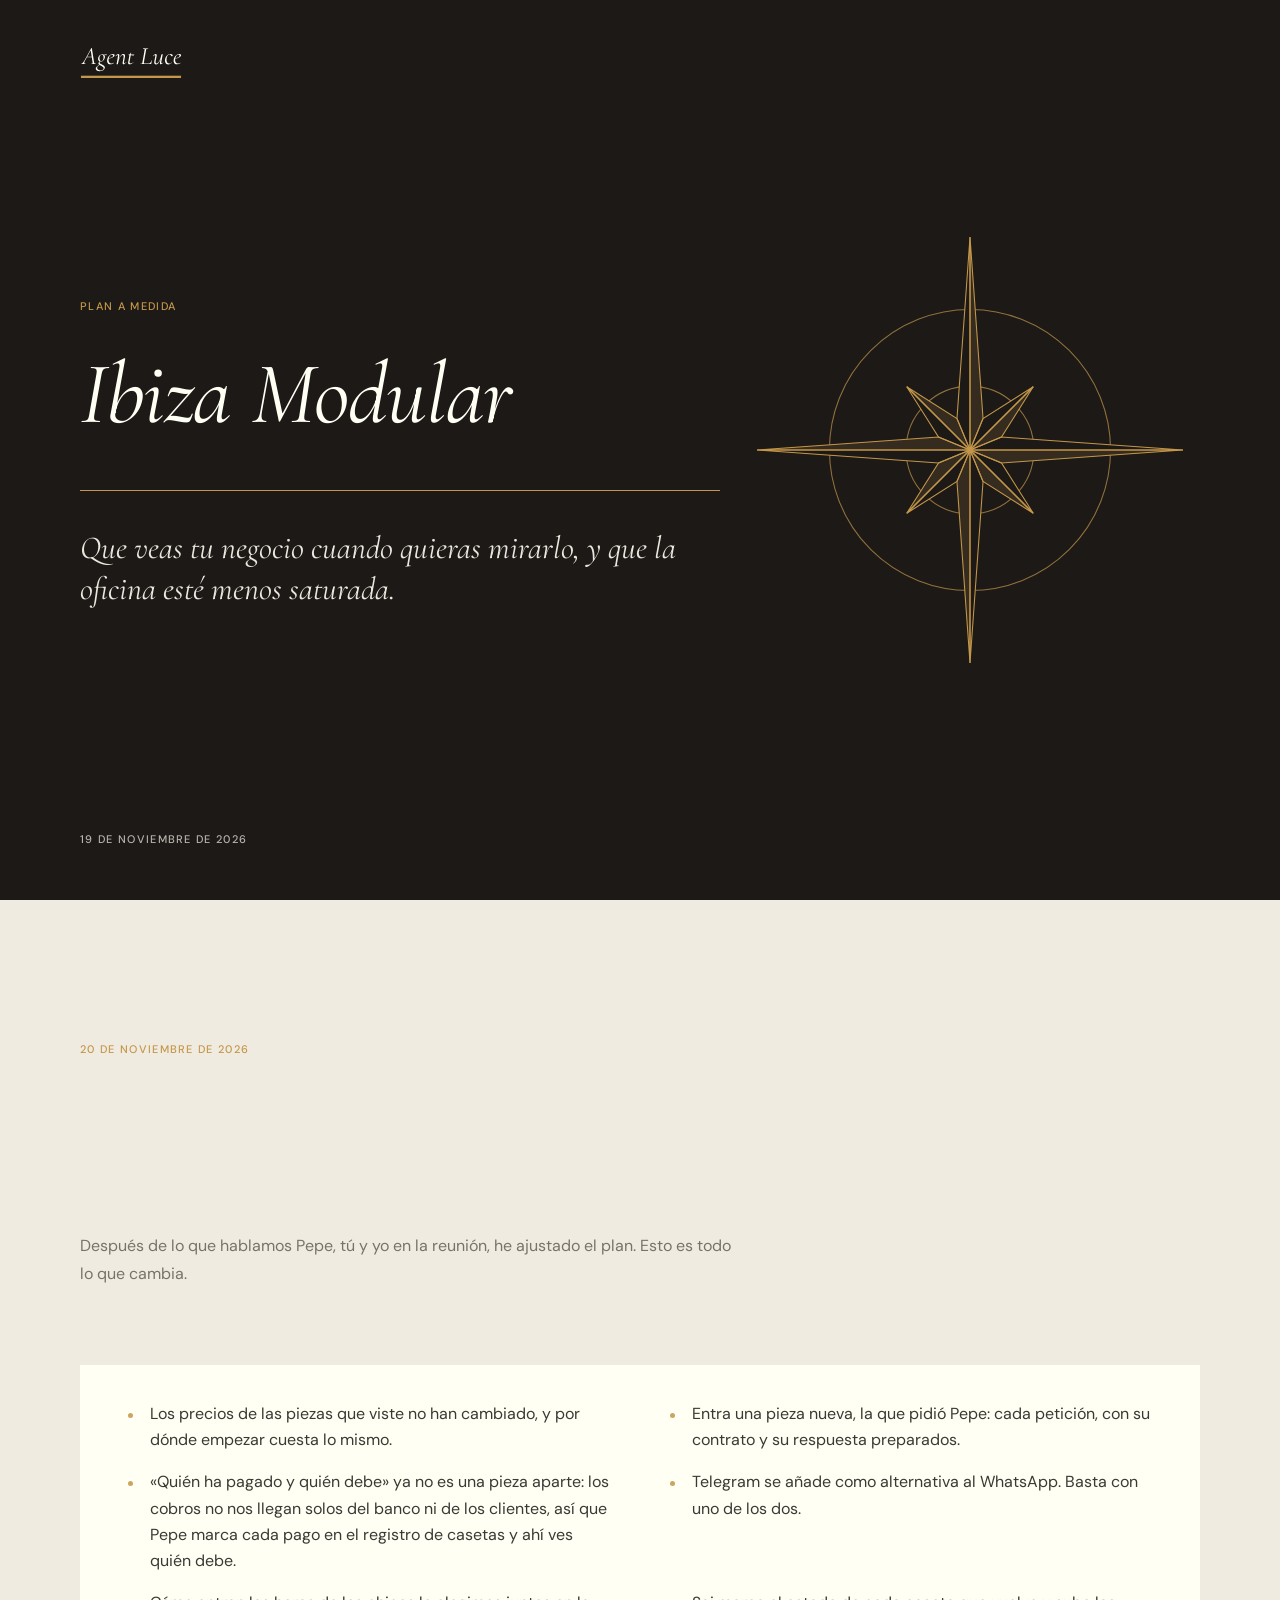
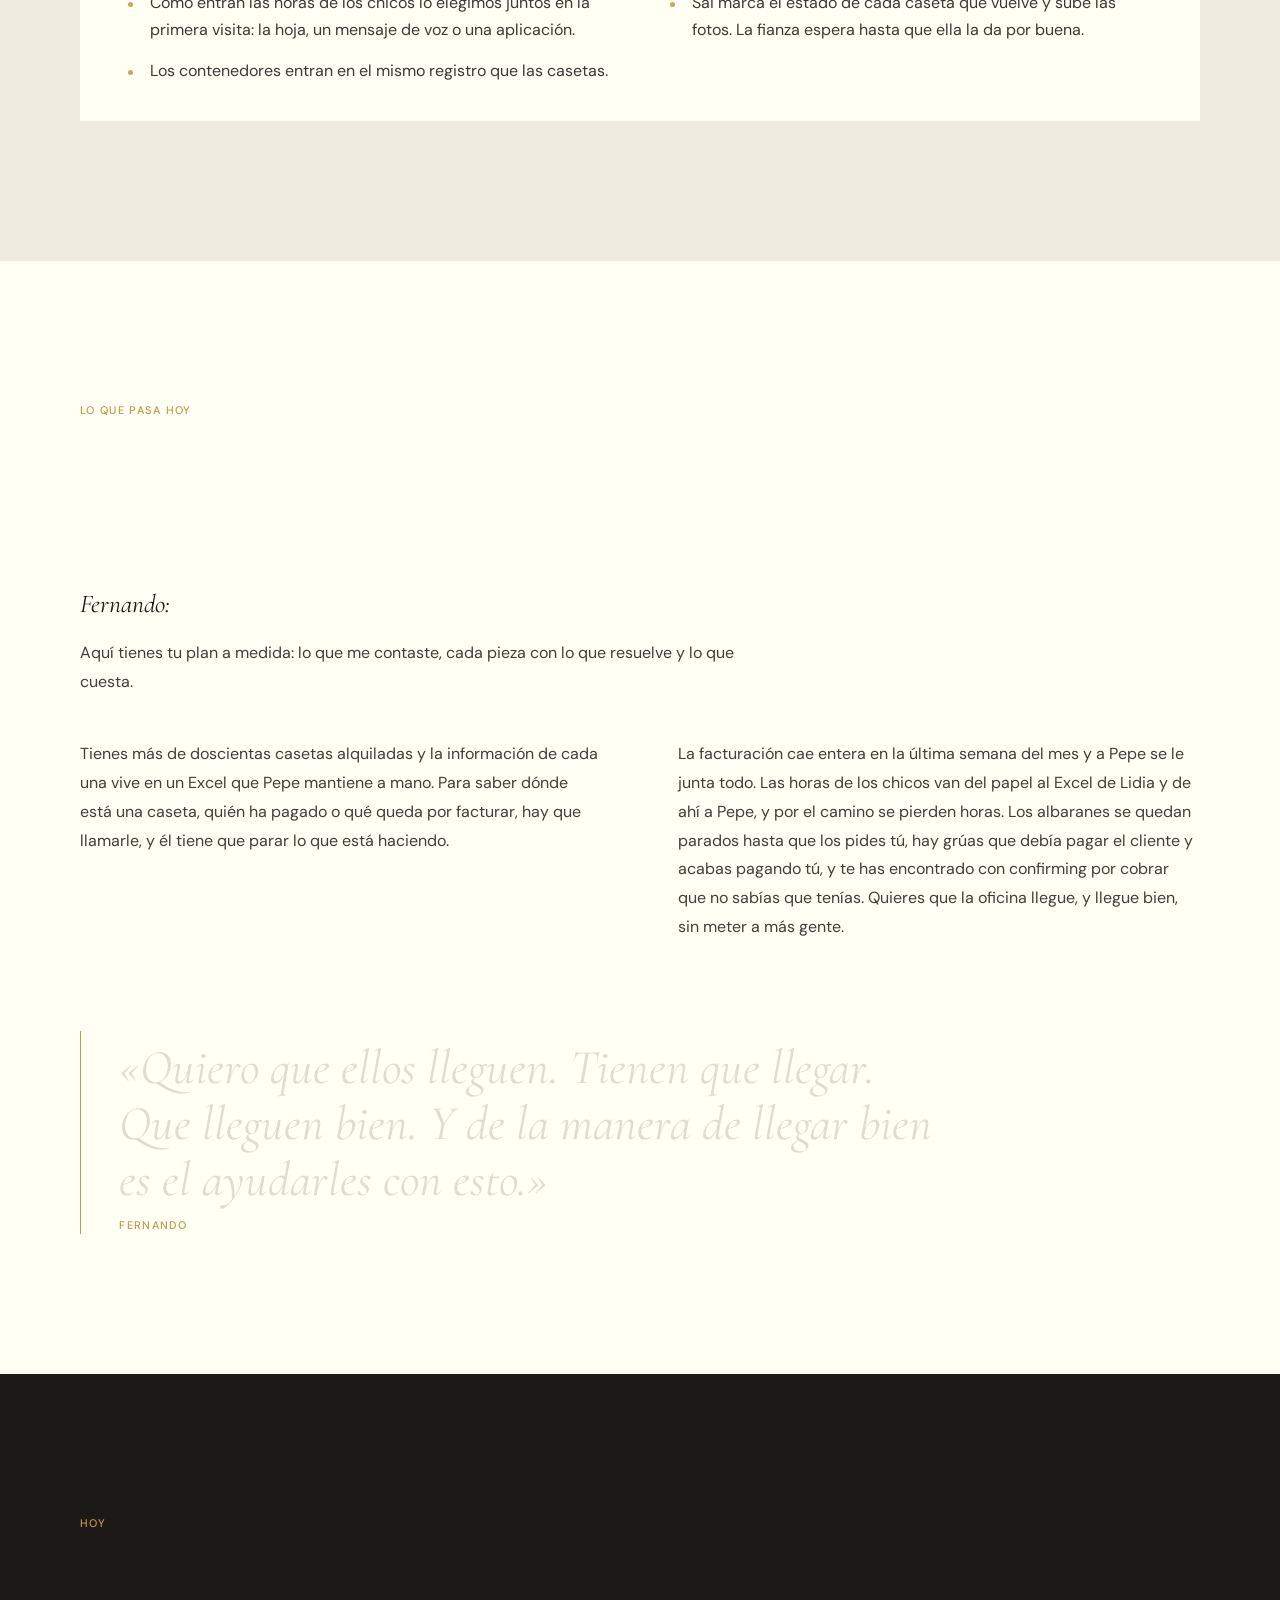
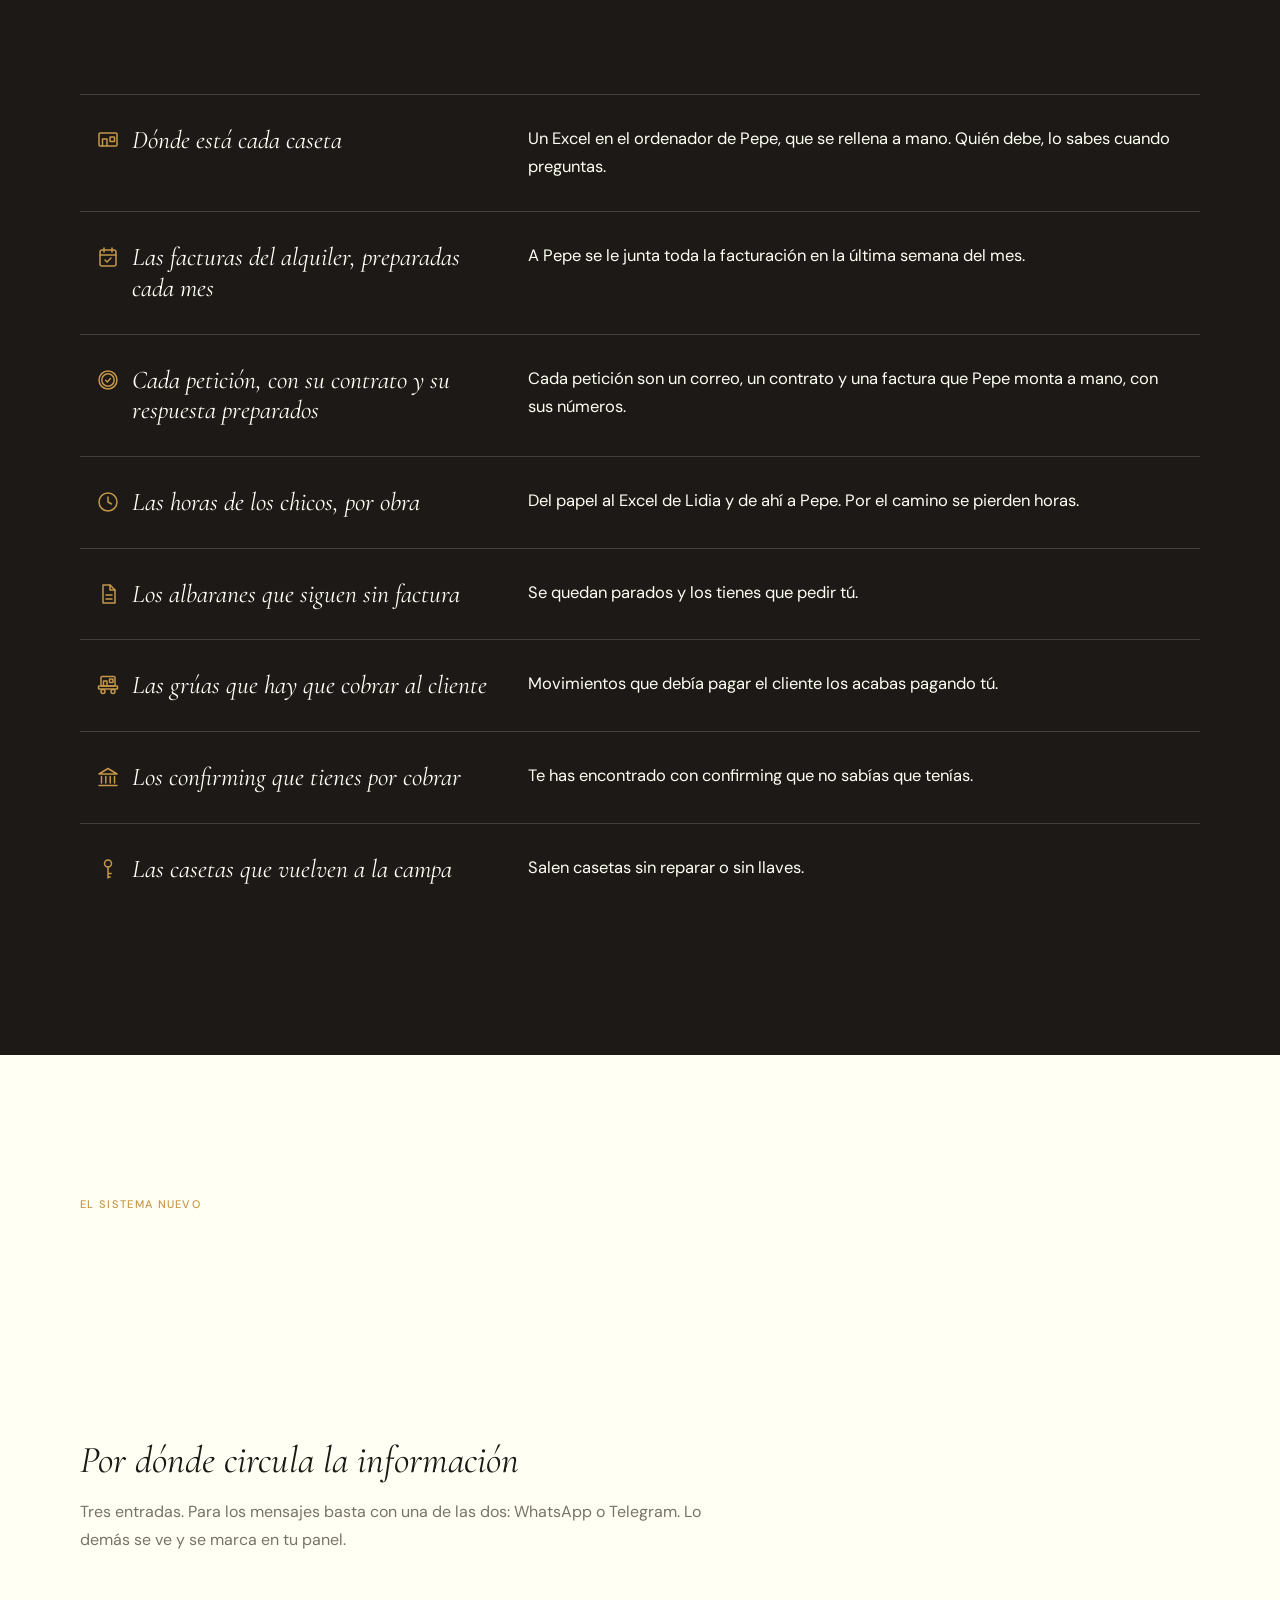
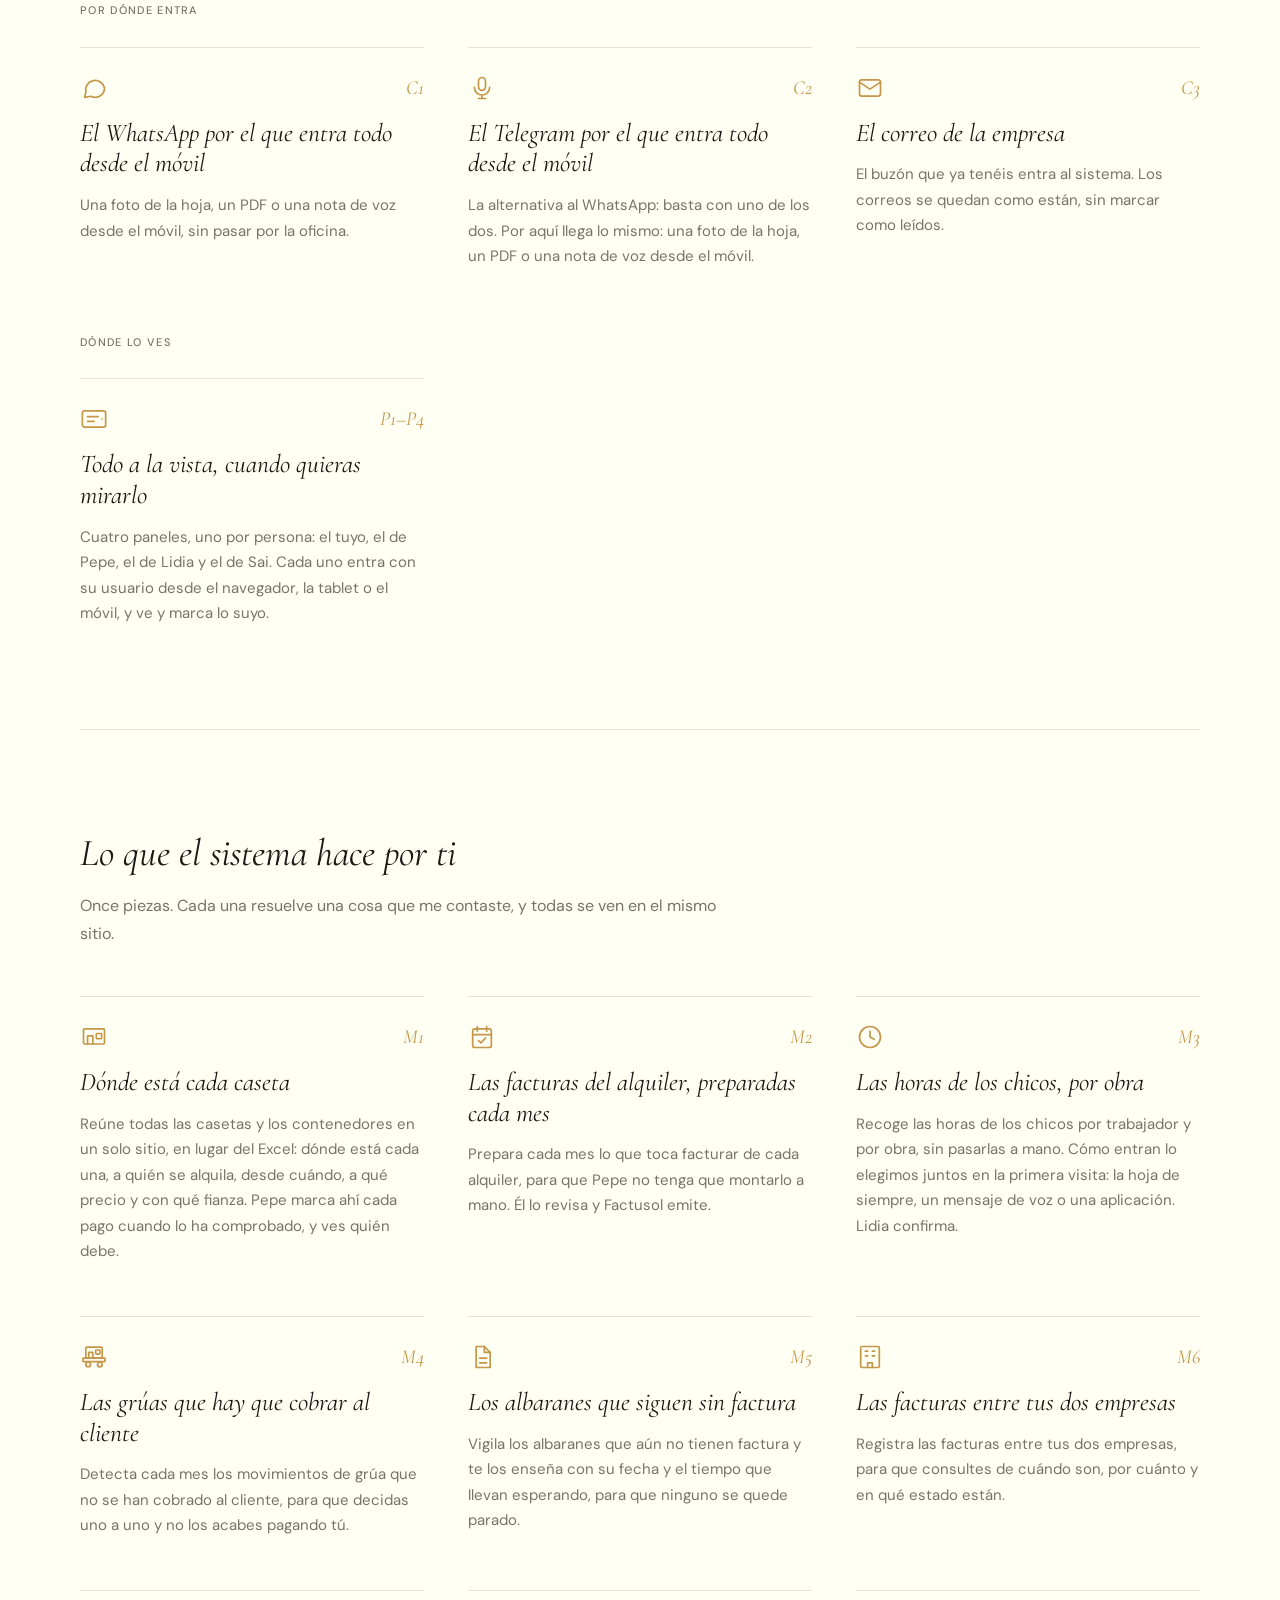
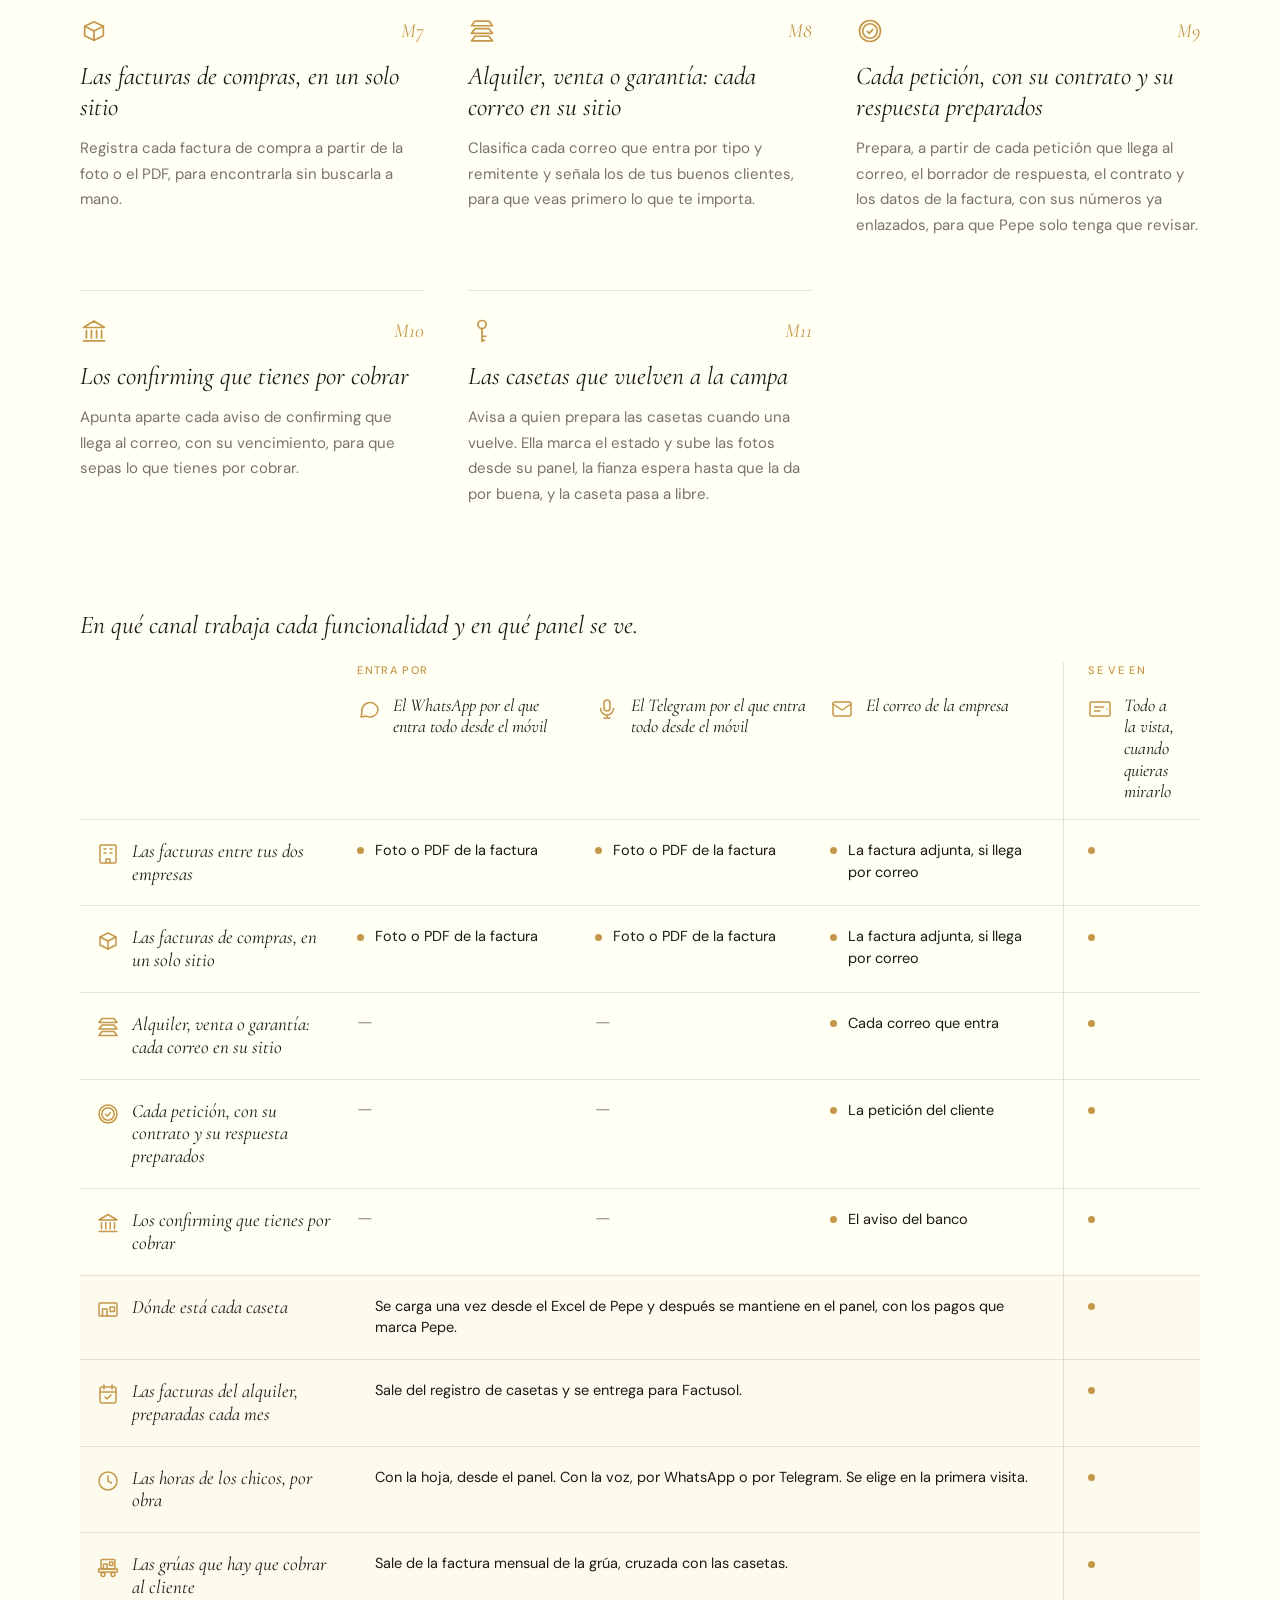
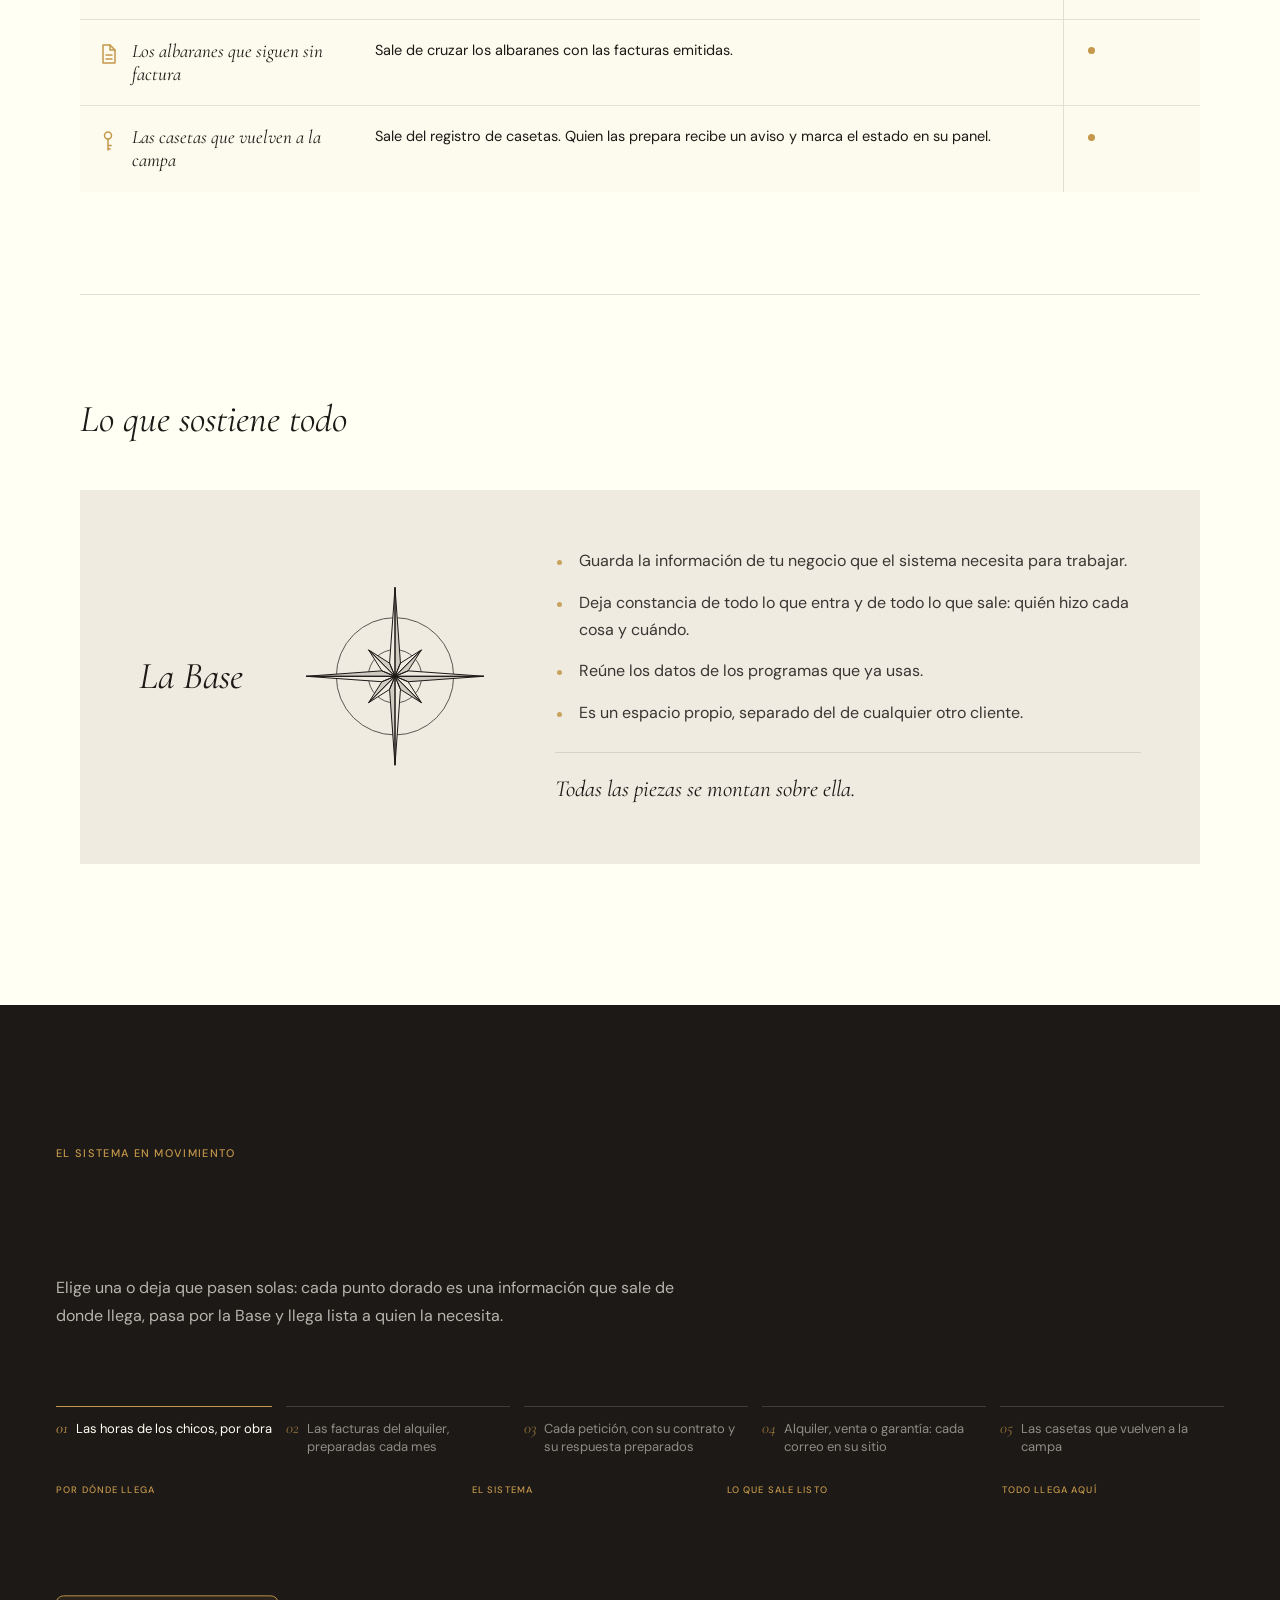
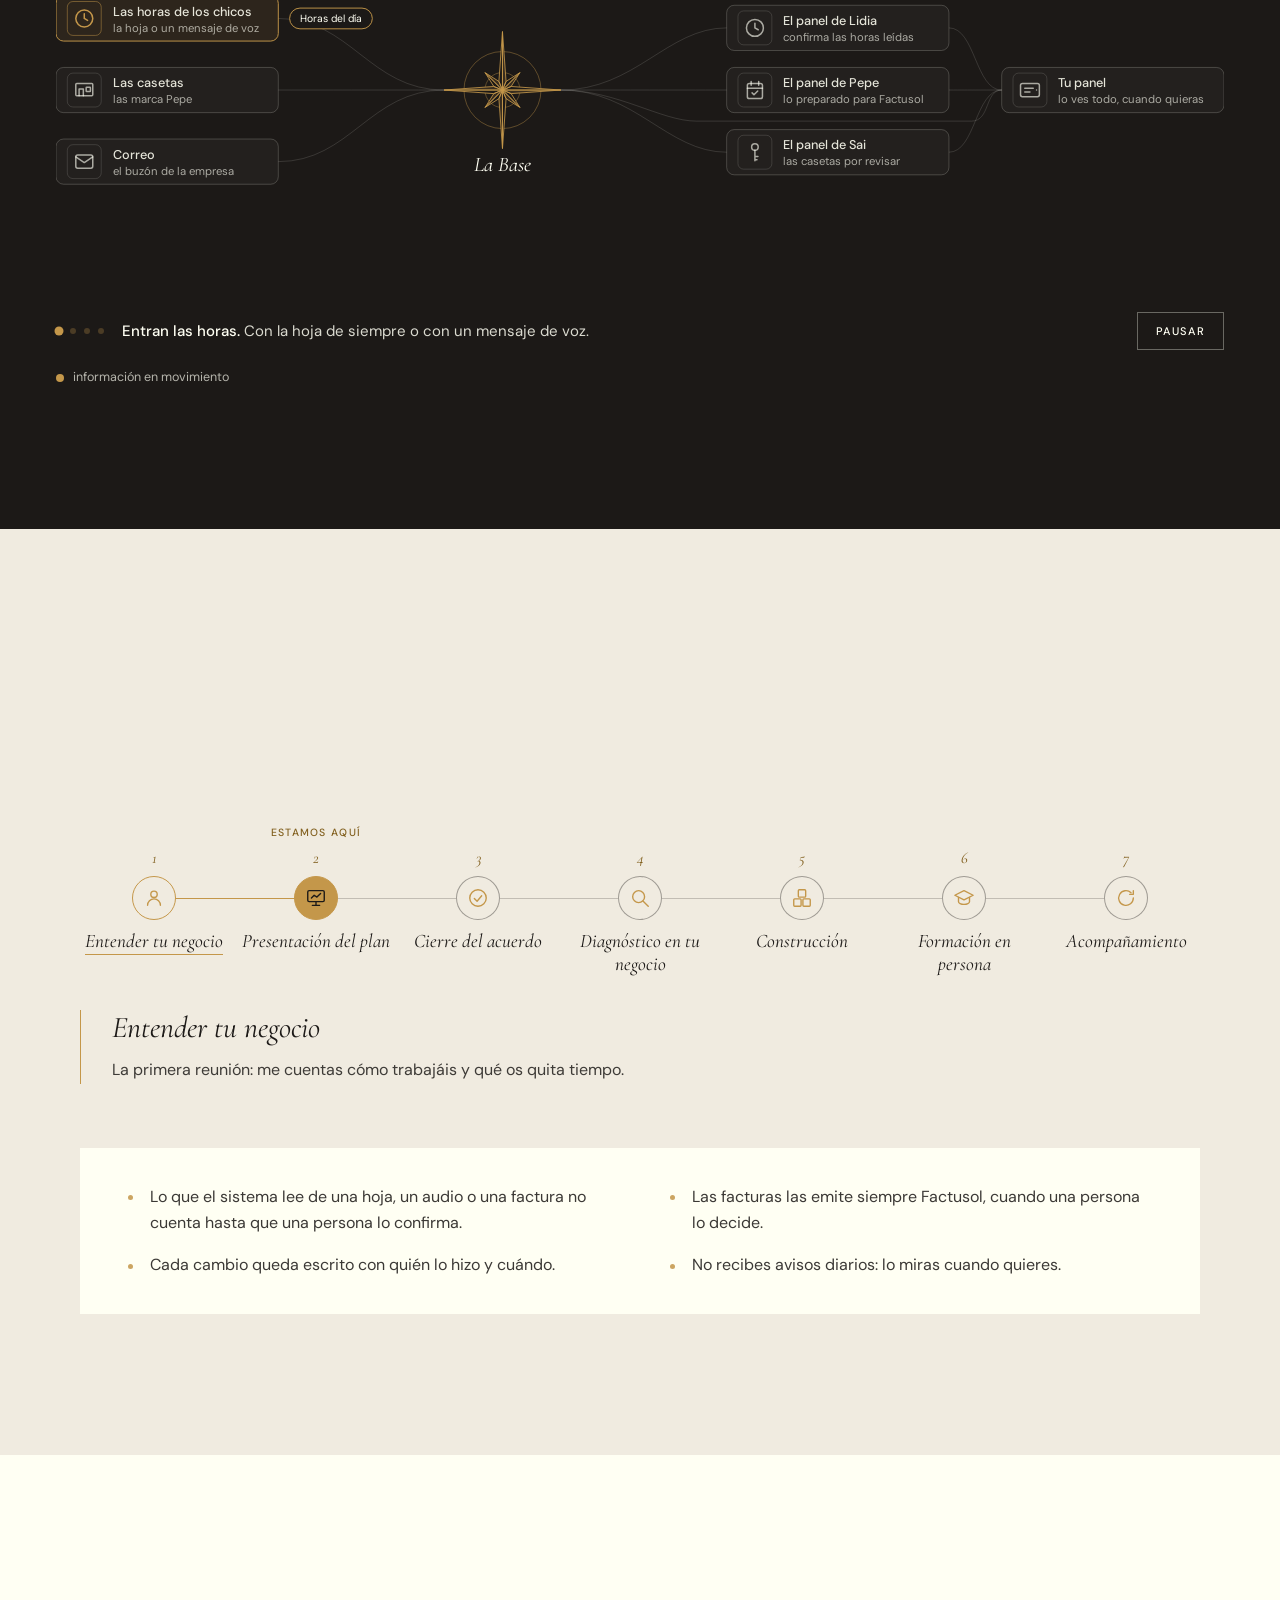
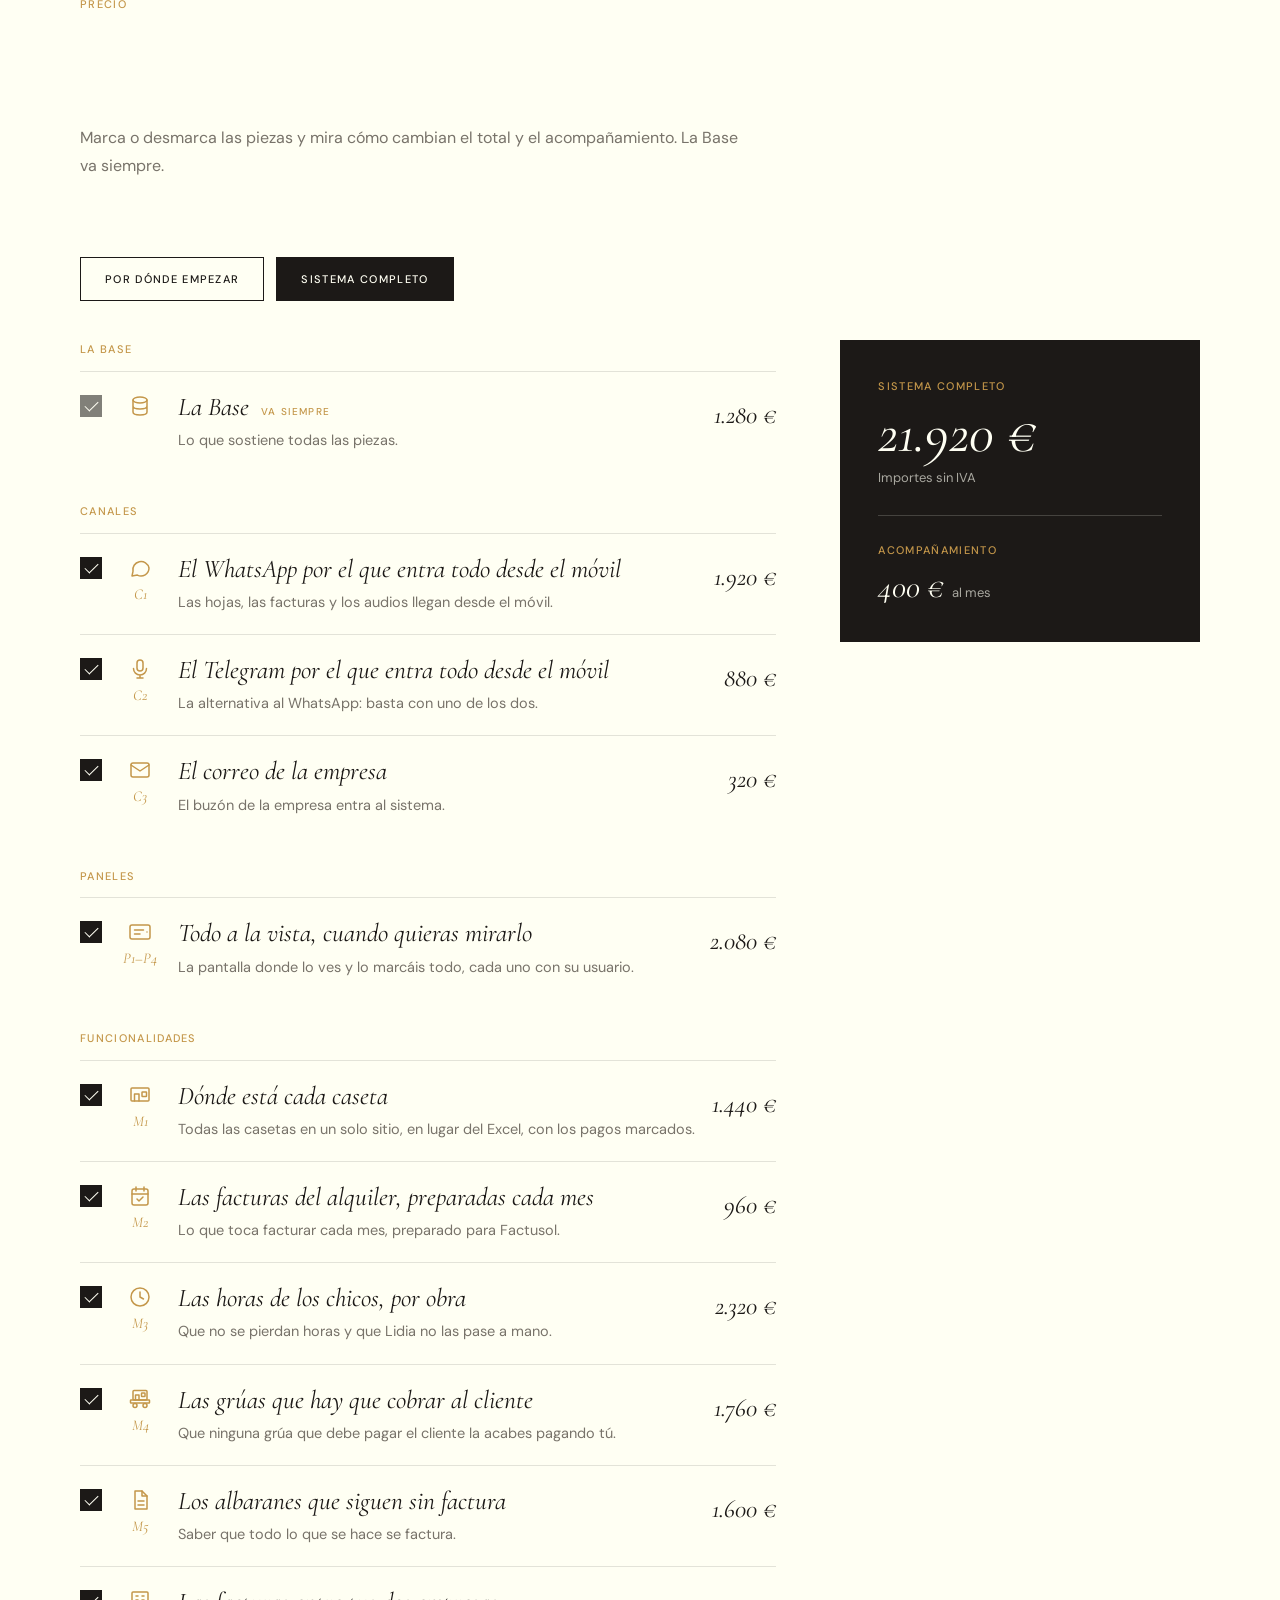
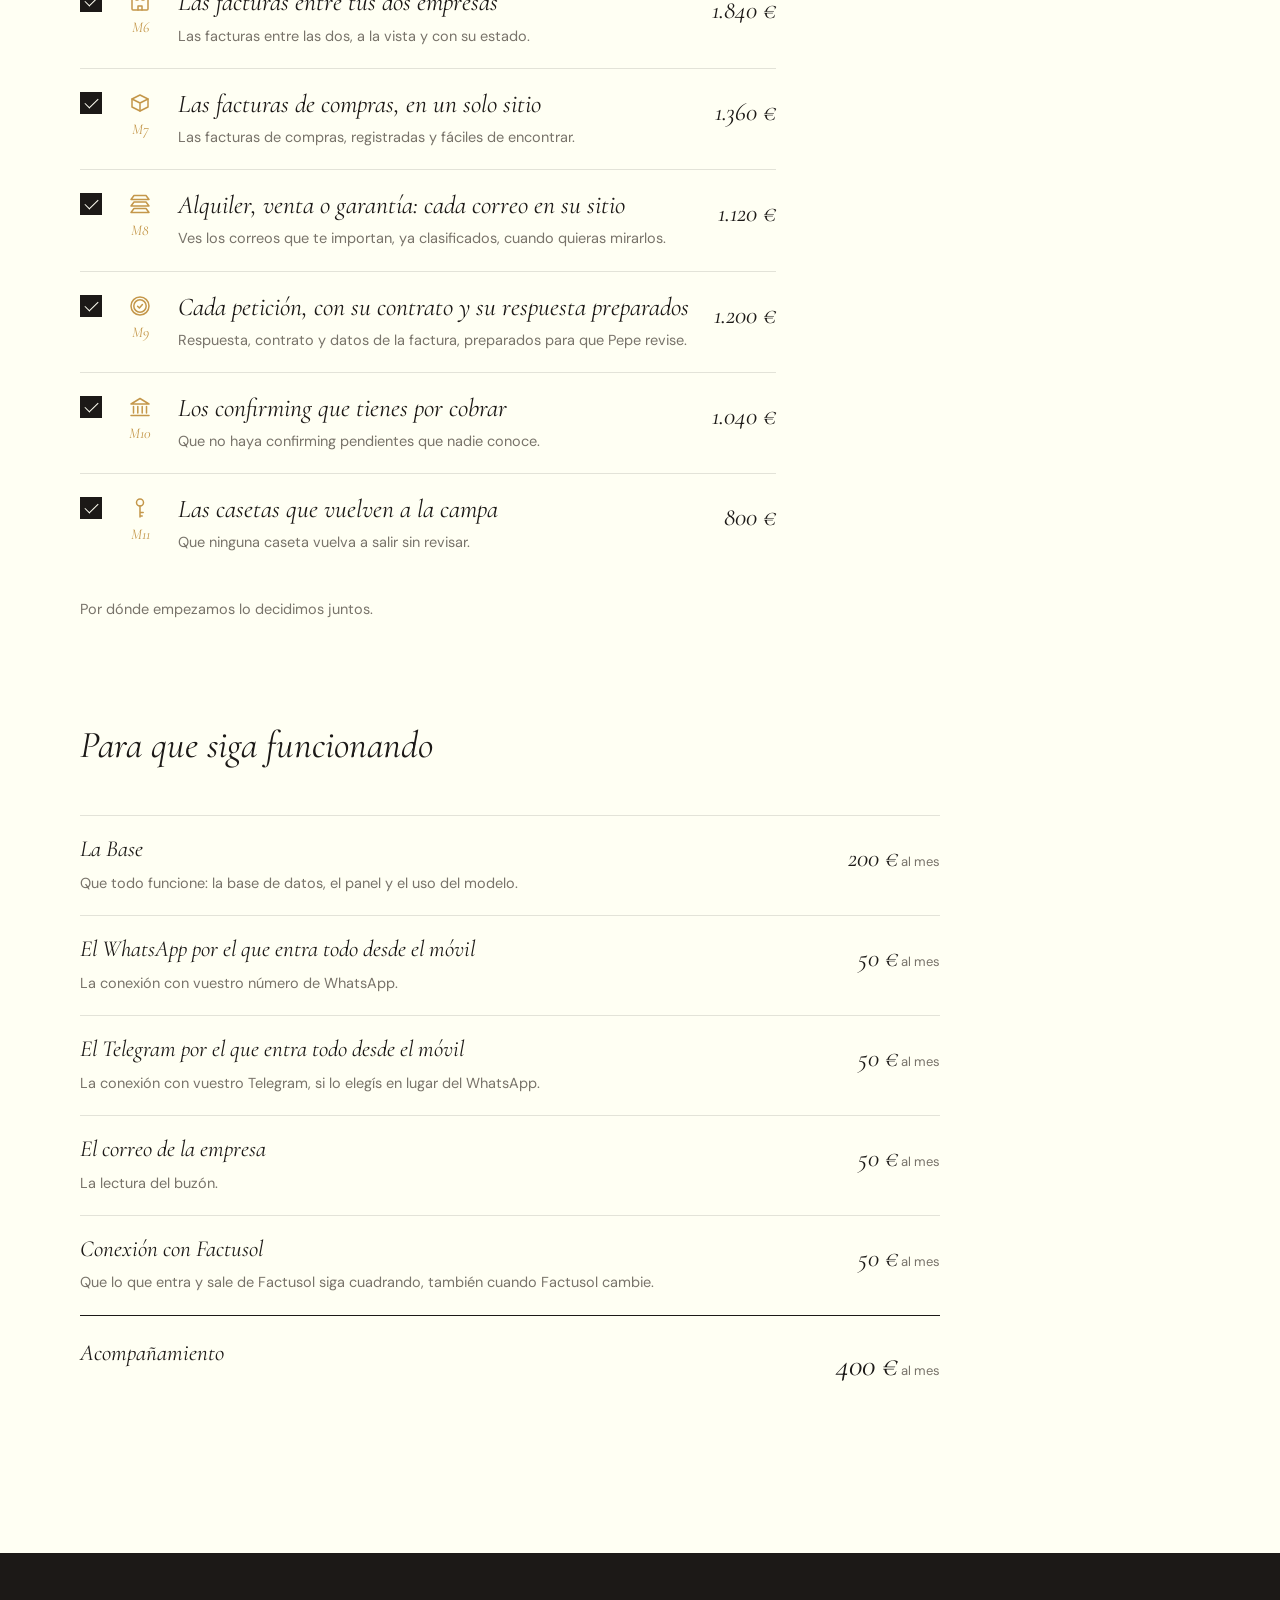
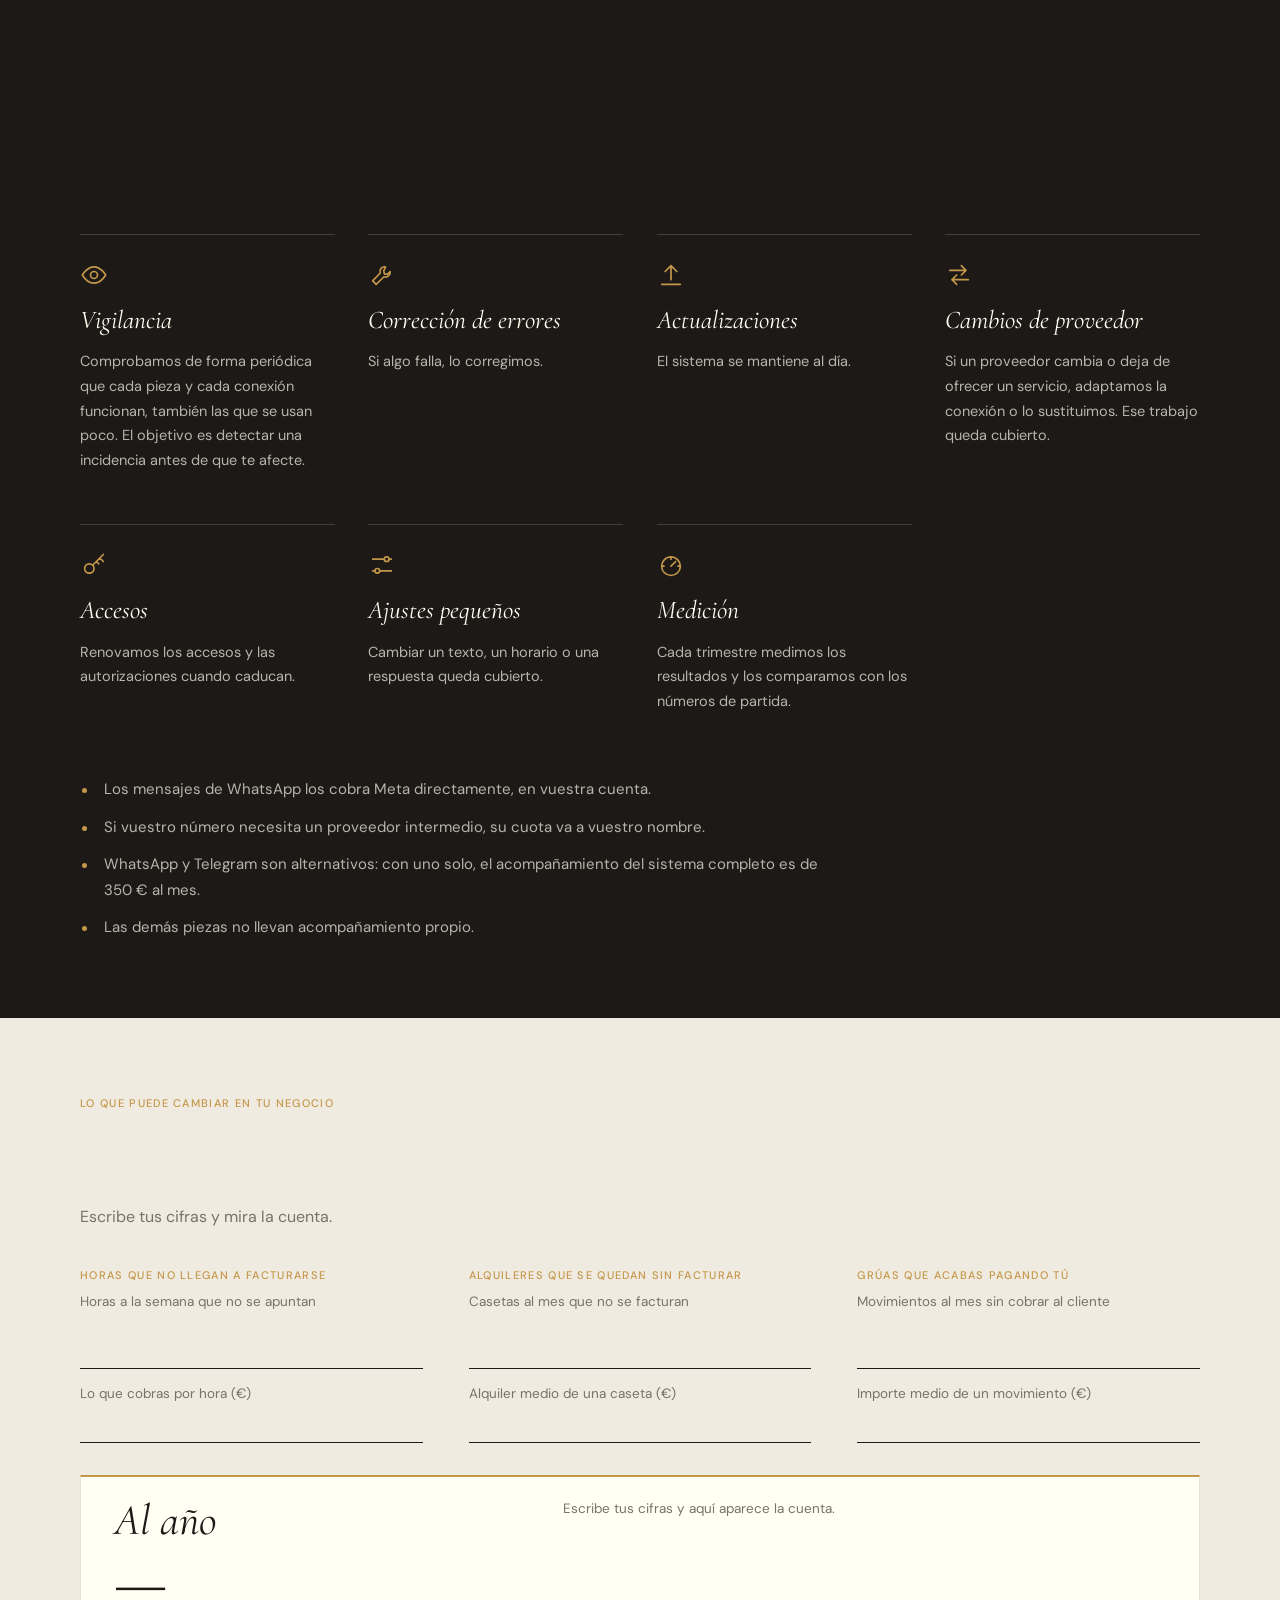
<file: ibiza-modular/index.html>
<!DOCTYPE html>
<html lang="es">
<head>
<meta charset="utf-8">
<meta name="viewport" content="width=device-width, initial-scale=1">
<meta name="robots" content="noindex,nofollow">
<title>Plan a medida · Ibiza Modular</title>
<script>document.documentElement.classList.add('js');</script>
<link rel="preconnect" href="https://fonts.googleapis.com">
<link rel="preconnect" href="https://fonts.gstatic.com" crossorigin>
<link href="https://fonts.googleapis.com/css2?family=Cormorant+Garamond:ital,wght@1,400&family=DM+Sans:wght@400;500&display=swap" rel="stylesheet">
<style>
:root{
  --canvas:#FFFFF3; --sand:#F0EBE0; --gold:#C4974A; --obs:#1C1917; --stone:#78736A;
  --serif:'Cormorant Garamond',Georgia,serif; --sans:'DM Sans',Arial,sans-serif;
  --gut:clamp(20px,5vw,56px);
  --ease:cubic-bezier(.16,1,.3,1); --dur:.7s; --ui:.25s; --navh:52px;
}
*{box-sizing:border-box;margin:0;padding:0}
html{-webkit-text-size-adjust:100%;scroll-padding-top:0}
@media (prefers-reduced-motion:no-preference){html{scroll-behavior:smooth}}
body{background:var(--canvas);color:var(--obs);font-family:var(--sans);font-size:16px;line-height:1.7;font-weight:400;overflow-x:hidden;-webkit-font-smoothing:antialiased}
b,strong{font-weight:500}
button,input{font:inherit;color:inherit}
a{color:inherit}
:focus-visible{outline:2px solid var(--gold);outline-offset:3px}

/* progreso */
/* menú fijo: aparece al salir de la portada; la raya de progreso es su borde inferior */
.nav{display:flex;align-items:center;gap:clamp(20px,3vw,44px);position:sticky;top:0;left:0;right:0;height:var(--navh);padding:0 var(--gut);background:rgba(28,25,23,.96);border-bottom:1px solid rgba(255,255,243,.14);z-index:60}
.js .nav{position:fixed;transform:translateY(-101%);transition:transform var(--ui) ease}
.js .nav.on{transform:none}
/* con JavaScript, en reposo solo se ve la marca y la raya de progreso; los nombres salen al subir el puntero, al dar foco con el teclado o al tocar la marca (táctil). Siguen en el DOM y son enlaces reales. */
.js .nav-l{opacity:0;pointer-events:none;transition:opacity var(--dur) var(--ease)}
.js .nav.open .nav-l,.js .nav-l:focus-within{opacity:1;pointer-events:auto}
.nav-marca{display:block;flex:none;line-height:0}
.nav-marca svg{height:20px;width:auto;display:block}
.nav-l{position:relative;list-style:none;display:flex;gap:clamp(18px,2.2vw,34px);margin-left:auto;overflow-x:auto;scrollbar-width:none;min-width:0}
.nav-l::-webkit-scrollbar{display:none}
.nav-l a{display:block;position:relative;font-size:11px;font-weight:500;letter-spacing:.12em;text-transform:uppercase;text-decoration:none;color:rgba(255,255,243,.62);padding:19px 0;white-space:nowrap;transition:color var(--ui) ease}
.nav-l a:hover{color:var(--canvas)}
.nav-l a::after{content:"";position:absolute;left:0;right:0;bottom:13px;height:1.5px;background:var(--gold);transform:scaleX(0);transform-origin:left;transition:transform var(--ui) ease}
.nav-l a[aria-current]::after{transform:scaleX(1)}
#progress{position:absolute;left:0;bottom:-1px;height:2px;width:100%;background:var(--gold);transform:scaleX(0);transform-origin:left;pointer-events:none}

/* ---------- ritmo de secciones ---------- */
.s{scroll-margin-top:calc(var(--navh) + 28px - clamp(80px,11vw,148px));padding:clamp(80px,11vw,148px) 0;position:relative;--ink:var(--obs);--soft:var(--stone);--line:rgba(28,25,23,.12);--card:var(--sand)}
.s--canvas{background:var(--canvas);--bg:var(--canvas)}
.s--sand{background:var(--sand);--card:var(--canvas);--bg:var(--sand)}
.s--dark{background:var(--obs);color:var(--canvas);--bg:var(--obs);--ink:var(--canvas);--soft:rgba(255,255,243,.68);--line:rgba(255,255,243,.16);--card:rgba(255,255,243,.04)}
.w{width:min(1120px,calc(100% - 2*var(--gut)));margin:0 auto}
.s--dark+.s--dark{padding-top:clamp(56px,7vw,96px);scroll-margin-top:calc(var(--navh) + 28px - clamp(56px,7vw,96px))}
.s--dark+.s--dark::before{content:"";position:absolute;top:0;left:max(var(--gut),calc((100% - 1120px)/2));right:max(var(--gut),calc((100% - 1120px)/2));height:1px;background:rgba(255,255,243,.16)}
.w--wide{width:min(1200px,calc(100% - 2*var(--gut)))}

/* tipografía */
.eyebrow{font-size:11px;font-weight:500;letter-spacing:.12em;text-transform:uppercase;color:var(--gold);line-height:1.5}
.t1,.t2,.t3,.t4{font-family:var(--serif);font-style:italic;font-weight:400;color:var(--ink)}
.t2{font-size:clamp(36px,4.6vw,60px);line-height:1.08;letter-spacing:-.005em}
.t3{font-size:clamp(28px,3vw,38px);line-height:1.15}
.t4{font-size:clamp(22px,2vw,26px);line-height:1.2}
.lead{font-size:clamp(16px,1.25vw,18px);line-height:1.75;color:var(--soft);max-width:60ch}
.sec-head{max-width:780px;margin-bottom:clamp(44px,6vw,80px)}
.sec-head .eyebrow{margin-bottom:22px}
.sec-head .lead{margin-top:26px}
.sub-head{margin-bottom:clamp(28px,4vw,48px);max-width:700px}
.sub-head .eyebrow{margin-bottom:14px}
.sub-head .lead{margin-top:16px}
.rule{height:1px;background:var(--line);border:0;margin:clamp(64px,8vw,104px) 0}
.s .eyebrow{font-size:11px;font-weight:500;letter-spacing:.12em;text-transform:uppercase;color:var(--gold);line-height:1.5}
.n{font-family:var(--serif);font-style:italic;color:var(--gold);font-size:20px;line-height:1}
.nom .n,.pl-n b .n{color:var(--gold);font-size:.78em;margin-right:.7em;vertical-align:.1em;letter-spacing:.02em}

/* aparecer al entrar en pantalla */
.js .rv{opacity:0;transform:translateY(14px);transition:opacity var(--dur) var(--ease),transform var(--dur) var(--ease)}
.js .rv.in{opacity:1;transform:none}

/* ---------- 1 portada ---------- */
.hero{min-height:100vh;min-height:100svh;background:var(--obs);color:var(--canvas);display:flex;flex-direction:column;justify-content:space-between;padding:clamp(28px,4vw,48px) 0 clamp(32px,4vw,52px);position:relative}
.marca{display:block;height:26px;width:auto}
.hero .marca{height:30px}
.hero-main{padding:clamp(48px,10vh,120px) 0}
.hero-main .eyebrow{margin-bottom:clamp(20px,3vw,32px)}
.hero h1{font-family:var(--serif);font-style:italic;font-weight:400;font-size:clamp(54px,8.4vw,88px);line-height:1.08;letter-spacing:-.01em;color:var(--canvas)}
.hero-promesa{margin-top:clamp(28px,4vw,48px);padding-top:clamp(24px,3vw,36px);border-top:1px solid var(--gold);max-width:640px;width:fit-content;font-family:var(--serif);font-style:italic;font-size:clamp(23px,2.5vw,32px);line-height:1.3;color:rgba(255,255,243,.9)}
.hero-in{animation:rise var(--dur) var(--ease) both;animation-delay:calc(var(--i)*90ms + 120ms)}
@keyframes rise{from{opacity:0;transform:translateY(14px)}}
.hero-motif{position:absolute;top:50%;right:max(var(--gut),calc((100% - 1120px)/2));width:min(36%,460px);transform:translateY(-50%);pointer-events:none}
.hero-motif svg{display:block;width:100%;height:auto;overflow:visible}
/* rosa de los vientos «Luce»: la misma en la portada y en el centro del diagrama */
.st-c{fill:none;stroke:var(--gold)}
.st-bg path{fill:var(--obs)}
.st-fills path{fill:var(--gold);fill-opacity:.15}
.st-lines path{fill:none;stroke:var(--gold);stroke-linejoin:miter}
.hero-motif .st-c,.hero-motif .st-lines path{stroke-width:.5}
.hero-motif .st-c{opacity:.7}
.wm{display:inline-block;overflow:hidden;vertical-align:top;padding:.14em .16em .24em;margin:-.14em -.16em -.24em}
.wd{display:inline-block}
.hero-fecha{font-size:11px;font-weight:500;letter-spacing:.12em;text-transform:uppercase;color:rgba(255,255,243,.68)}

/* ---------- 2 franja ---------- */

/* ---------- 3 hoy ---------- */
.dos{display:grid;grid-template-columns:1fr 1fr;gap:clamp(32px,6vw,88px);align-items:start}
.dos p{color:rgba(28,25,23,.84);font-size:clamp(16px,1.2vw,17.5px);line-height:1.8}
.intro{margin-bottom:clamp(28px,3.4vw,44px)}
.intro p{color:rgba(28,25,23,.84);font-size:clamp(16px,1.2vw,17.5px);line-height:1.8;max-width:60ch}
.intro .saludo{font-family:var(--serif);font-style:italic;font-size:clamp(22px,2vw,26px);margin-bottom:12px;color:var(--ink)}
.cita{margin-top:clamp(56px,7vw,96px);padding-left:clamp(22px,3vw,40px);border-left:1px solid var(--gold);max-width:860px}
.cita blockquote{font-family:var(--serif);font-style:italic;font-size:clamp(30px,3.8vw,52px);line-height:1.15;color:var(--ink)}
.cita figcaption{margin-top:18px}

/* ---------- 4 situaciones: solo el hoy ---------- */
.sit{width:100%;border-collapse:collapse}
.sit th,.sit td{text-align:left;vertical-align:top;padding:30px 28px 30px 0;border-top:1px solid var(--line);font-weight:400}
.sit thead{position:absolute;width:1px;height:1px;overflow:hidden;clip:rect(0 0 0 0)}
.sit tbody th{width:40%;font-family:var(--serif);font-style:italic;font-size:clamp(22px,2vw,26px);line-height:1.2;color:var(--ink)}
.sit td{font-size:16.5px;line-height:1.7;color:var(--ink);width:60%}
.lbl{display:none}

/* ---------- 5 canales y funcionalidades ---------- */
.g3{display:grid;grid-template-columns:repeat(3,1fr);gap:clamp(40px,4vw,56px) clamp(28px,3.4vw,56px)}
.card{border-top:1px solid var(--line);padding:26px 0 0;display:flex;flex-direction:column;gap:14px}
.card-h{display:flex;align-items:center;justify-content:space-between}
/* funcionalidades: tres por fila y la última fila, sea de una, dos o tres, alineada a la izquierda como todo lo demás */
.g3--c{display:flex;flex-wrap:wrap;justify-content:flex-start;--gx:clamp(28px,3.4vw,56px);column-gap:var(--gx)}
.g3--c>.card{width:calc((100% - 2*var(--gx))/3)}
.cubre-h{margin:clamp(40px,5vw,64px) 0 clamp(20px,2.4vw,32px)}
/* «Qué cubre el acompañamiento»: siete puntos, cuatro por fila y la última fila (tres) a la izquierda */
.cubre{margin-bottom:clamp(8px,1vw,16px);--gx:clamp(24px,2.6vw,40px)}
.g3--c.cubre>.card{width:calc((100% - 3*var(--gx))/4)}
.cubre .card p{font-size:14.5px}
/* iconos de la casa: los del diagrama, mismo trazo; en la página solo en canales, funcionalidades y La Base */
.ic{width:24px;height:24px;flex:none;fill:none;stroke:var(--gold);stroke-width:1.5;stroke-linecap:round;stroke-linejoin:round;display:block}
.ic--c{width:28px;height:28px;stroke-width:1.45}
.ti{display:flex;gap:12px;align-items:flex-start}
.ti .ic{margin-top:.12em}
.card .t4{margin-top:2px}
.card p{font-size:15px;line-height:1.7;color:var(--soft)}
.cruce-w{margin-top:clamp(64px,8vw,104px)}
.cruce{width:100%;border-collapse:collapse;font-size:14.5px}
.cruce th,.cruce td{text-align:left;vertical-align:top;padding:20px 20px 20px 0;border-top:1px solid var(--line);font-weight:400;line-height:1.5}
.cruce thead th{border-top:0;font-family:var(--serif);font-style:italic;font-size:18px;color:var(--ink);padding-bottom:16px;line-height:1.2}
.cruce tbody th{font-family:var(--serif);font-style:italic;font-size:19px;color:var(--ink);width:28%;line-height:1.2}
.cruce td{color:var(--obs);width:24%}
.cruce td.na{color:var(--stone);opacity:.7}
.notas{margin-top:34px;display:grid;gap:14px;max-width:760px}
.notas p{font-size:15px;color:var(--soft);padding-left:20px;border-left:1px solid var(--gold)}
.base{display:grid;grid-template-columns:minmax(0,.9fr) minmax(0,1.5fr);gap:clamp(28px,5vw,72px);background:var(--sand);padding:clamp(36px,4.6vw,64px);align-items:start}
.base p{font-size:clamp(16px,1.2vw,17.5px);line-height:1.8;color:var(--ink);opacity:.86}
/* texto fijo de la casa: cuatro puntos cortos con un punto dorado pequeño de marcador (como los del cruce) y una línea de cierre */
.base-l{list-style:none;display:grid;gap:clamp(12px,1.2vw,16px)}
.base-l li{position:relative;padding-left:24px;font-size:clamp(16px,1.2vw,17.5px);line-height:1.65;color:var(--ink);opacity:.86}
.base-l li::before{content:"";position:absolute;left:2px;top:.72em;width:5px;height:5px;border-radius:50%;background:var(--gold)}
.base .base-c{margin-top:clamp(18px,2vw,26px);padding-top:clamp(16px,1.8vw,22px);border-top:1px solid var(--line);font-family:var(--serif);font-style:italic;font-size:clamp(20px,1.8vw,24px);line-height:1.3;opacity:1}

/* tabla de canales y funcionalidades: frase encima, punto dorado donde trabaja, raya atenuada donde no */
.cruce-t{font-family:var(--serif);font-style:italic;font-weight:400;font-size:clamp(22px,2vw,26px);line-height:1.2;color:var(--ink);margin-bottom:22px}
.cruce td.si{padding-left:18px}
.ic--m{display:none}
.cruce .pt{display:inline-block;width:7px;height:7px;border-radius:50%;background:var(--gold);margin:0 11px 1px -18px;vertical-align:middle}
.cruce .ra{font-size:18px;line-height:1;color:var(--stone)}
.cruce tbody tr.fila-rec{background:rgba(196,151,74,.04)}
.cruce td.rec-t{padding-left:18px;color:var(--obs);width:auto}
.notas.pq{margin-top:22px}
.notas.pq p{font-size:13.5px}
/* estrella de «Lo común»: la misma rosa de ocho puntas, en obsidiana, quieta */
.base-e{display:none}
@media (min-width:1001px){
  /* el recuadro lo fija el texto, centrado en vertical; la estrella acompaña a la altura del texto (con un mínimo y un máximo) y no la fija */
  .base{align-items:center}
  .base>h4{grid-area:1/1}
  .base>.base-t{grid-area:1/2}
  .base-e{display:block;grid-area:1/1;position:relative;align-self:stretch;justify-self:end;width:clamp(112px,15vw,220px);min-height:112px}
  .base-star{position:absolute;top:0;right:0;height:100%;width:auto;max-width:100%;aspect-ratio:1;overflow:visible}
}
.bs-c{fill:none;stroke:var(--obs);stroke-width:1;vector-effect:non-scaling-stroke;opacity:.7}
.bs-bg path{fill:var(--sand)}
.bs-f path{fill:var(--obs);fill-opacity:.15}
.bs-l path{fill:none;stroke:var(--obs);stroke-width:1;stroke-linejoin:miter;vector-effect:non-scaling-stroke}

/* ---------- 6 el sistema en movimiento ---------- */
.fx-chips{display:grid;grid-template-columns:repeat(var(--n,5),1fr);gap:0;margin-bottom:clamp(28px,3.4vw,44px)}
.fx-chip{background:none;border:0;border-top:1px solid var(--line);text-align:left;cursor:pointer;padding:18px 18px 18px 0;position:relative;color:rgba(255,255,243,.5);font-size:14px;line-height:1.35;transition:color var(--ui) ease}
.fx-chip:hover{color:rgba(255,255,243,.85)}
.fx-chip .cn{display:block;font-family:var(--serif);font-style:italic;font-size:18px;color:var(--gold);margin-bottom:6px;opacity:.7}
.fx-chip.on{color:var(--canvas)}
.fx-chip.on .cn{opacity:1}
.fx-bar{position:absolute;left:0;top:-1px;height:1px;width:100%;background:var(--gold);transform:scaleX(0);transform-origin:left}
.fx-wrap{position:relative}
.fx-chips:empty{display:none}
.fx-svg{display:block;width:100%;height:auto}
.fx-svg-d{display:block}.fx-svg-m{display:none}
.fx-wire{fill:none;stroke:rgba(255,255,243,.14);stroke-width:1}
.fx-lit{fill:none;stroke:var(--gold);stroke-width:1.4}
.fx-box{fill:rgba(255,255,243,.03);stroke:rgba(255,255,243,.2);stroke-width:1;transition:stroke .45s ease,fill .45s ease}
.fx-ib{fill:none;stroke:rgba(255,255,243,.14);stroke-width:1;transition:stroke .45s ease}
.fx-ic{color:rgba(255,255,243,.62);transition:color .45s ease}
.fx-ic *{fill:none;stroke:currentColor;stroke-width:1.5;stroke-linecap:round;stroke-linejoin:round;vector-effect:non-scaling-stroke}
.fx-t{font-family:var(--sans);font-weight:500;font-size:13.5px;fill:rgba(255,255,243,.88)}
.fx-s{font-family:var(--sans);font-size:12px;fill:rgba(255,255,243,.62)}
.fx-tm{font-size:12px}.fx-sm{font-size:10px}
.fx-col{font-family:var(--sans);font-weight:500;font-size:10px;letter-spacing:.12em;text-transform:uppercase;fill:var(--gold)}
.fx-hub .st-c{stroke:rgba(196,151,74,.4);stroke-width:1;vector-effect:non-scaling-stroke;transition:stroke .45s ease}
.fx-hub .st-fills path{fill-opacity:.16;transition:fill-opacity .45s ease}
.fx-hub .st-lines path{stroke:rgba(196,151,74,.85);stroke-width:1;vector-effect:non-scaling-stroke;transition:stroke .45s ease}
.fx-ht{font-family:var(--serif);font-style:italic;font-size:22px;fill:var(--canvas)}
.fx-hm .fx-ht{font-size:17px}
.on>.fx-box{stroke:var(--gold);fill:rgba(196,151,74,.1)}
.on>.fx-ib{stroke:rgba(196,151,74,.5)}
.on>.fx-ic{color:var(--gold)}
.fx-hub.on .st-fills path{fill-opacity:.34}
.fx-hub.on .st-lines path{stroke:var(--gold)}
.fx-hub.think .st-c{stroke:var(--gold)}
.fx-packet{fill:var(--gold)}
.fx-toast{opacity:0;transition:opacity .35s ease;pointer-events:none}
.fx-toast.on{opacity:1}
.fx-toast rect{fill:var(--obs);stroke:var(--gold);stroke-width:1}
.fx-toast text{font-family:var(--sans);font-size:11px;fill:var(--canvas)}
.fx-tools{display:none;align-items:center;justify-content:space-between;gap:20px;flex-wrap:wrap;margin:clamp(20px,2.4vw,32px) 0 clamp(32px,4vw,48px);padding-top:18px;border-top:1px solid var(--line);font-size:13px;color:var(--soft)}
.js .fx-tools{display:flex}
.fx-leg{display:flex;gap:22px;flex-wrap:wrap;align-items:center}
.fx-leg i{display:inline-block;width:8px;height:8px;border-radius:50%;background:var(--gold);margin-right:9px;vertical-align:middle}
.fx-play{background:none;border:1px solid rgba(255,255,243,.34);color:var(--canvas);font-size:11px;font-weight:500;letter-spacing:.12em;text-transform:uppercase;padding:9px 18px;cursor:pointer;transition:border-color .25s,color .25s}
.fx-play:hover{border-color:var(--gold);color:var(--gold)}
.fx-sc h3{font-family:var(--serif);font-style:italic;font-weight:400;font-size:clamp(24px,2.4vw,30px);color:var(--canvas);margin-bottom:22px}
.fx-sc ol{list-style:none;counter-reset:p;display:grid;grid-template-columns:repeat(auto-fit,minmax(220px,1fr));gap:clamp(20px,2.4vw,36px)}
.fx-sc li{counter-increment:p;font-size:14.5px;line-height:1.7;color:rgba(255,255,243,.78);border-top:1px solid rgba(255,255,243,.16);padding-top:16px;transition:opacity .4s ease,border-color .4s ease}
.fx-sc li::before{content:counter(p);display:block;font-family:var(--serif);font-style:italic;font-size:22px;color:var(--gold);margin-bottom:8px;line-height:1}
.fx-sc li b{color:var(--canvas)}
.js .fx-sc{display:none}
.js .fx-sc.on{display:block}
.js .fx-sc li{opacity:.34}
.js .fx-sc li.now{opacity:1;border-top-color:var(--gold)}
.js .fx-sc li.done{opacity:.85}
.fx-sc+.fx-sc{margin-top:clamp(40px,5vw,64px)}
.js .fx-sc+.fx-sc{margin-top:0}
.fx-dots{display:none}
/* el bloque del diagrama cabe entero en una ventana de 1280×720: fila de situaciones de una línea, diagrama más bajo y un solo paso (el que está en curso) con la leyenda y el botón en la misma franja. Sin JS, con movimiento reducido y en móvil, como antes. */
@media (min-width:1001px){
  .fx-chips{margin-bottom:14px;column-gap:14px}
  .fx-chip{display:flex;align-items:baseline;gap:8px;padding:11px 0 11px;font-size:13px}
  .fx-chip .cn{margin:0;font-size:16px}
  .fx-svg-d{max-height:max(340px,calc(100vh - 250px))}
}
@media (min-width:1270px){
  .fx-chips{grid-template-columns:repeat(var(--n,5),minmax(0,auto));justify-content:space-between}
}
@media (min-width:761px) and (prefers-reduced-motion:no-preference){
  .js .fx{display:grid;grid-template-columns:minmax(0,1fr) auto;column-gap:28px;align-items:center}
  .js .fx>.fx-chips,.js .fx>.fx-wrap{grid-column:1/-1}
  .js .fx-tools{display:contents}
  .js .fx-sc{display:none}
  .js .fx-sc.on{display:flex;align-items:center;gap:18px;grid-column:1;grid-row:3;min-height:48px;margin-top:12px}
  .js .fx-sc h3{display:none}
  .js .fx-sc ol{display:block}
  .js .fx-sc li{display:none;border:0;padding:0;font-size:15px;line-height:1.5;opacity:1;color:rgba(255,255,243,.84)}
  .js .fx-sc li.now{display:block;animation:fxin .45s var(--ease)}
  .js .fx-sc li::before{display:none}
  .js .fx-sc .fx-dots{display:flex;flex:none;gap:8px;align-items:center}
  .fx-dots i{width:6px;height:6px;border-radius:50%;background:var(--gold);opacity:.28;transform:scale(1)}
  .fx-dots i.done{opacity:.6}
  .fx-dots i.now{opacity:1;transform:scale(1.5)}
  .js .fx-play{grid-column:2;grid-row:3;align-self:center;margin-top:12px}
  .js .fx-leg{grid-column:1/-1;grid-row:4;margin-top:12px;font-size:12.5px}
}
@keyframes fxin{from{opacity:0}}

/* ---------- 8 cómo trabajamos ---------- */
/* línea temporal: sin JavaScript, las siete fases con su texto en lista; con JavaScript, horizontal en escritorio (clic o teclado abre el texto) y vertical en móvil */
.tlx{margin-bottom:clamp(40px,5vw,64px);--tlx-borde:rgba(28,25,23,.38);--tlx-linea:rgba(28,25,23,.22);--tlx-texto:rgba(28,25,23,.84)}
.tlx-l{list-style:none}
.tlx-f{position:relative;border-top:1px solid var(--line);padding:22px 0}
.tlx-b{display:flex;gap:16px;align-items:center;width:100%;background:none;border:0;padding:0;text-align:left;color:var(--ink);cursor:default}
.js .tlx-b{cursor:pointer}
.tlx-i{flex:none;width:44px;height:44px;border:1px solid var(--tlx-borde);border-radius:50%;display:grid;place-items:center;background:var(--bg);transition:border-color var(--ui) ease,background-color var(--ui) ease}
.tlx .ic{width:22px;height:22px}
.tlx-tx{display:block;min-width:0}
.tlx-n{display:block;font-family:var(--serif);font-style:italic;font-size:16px;line-height:1;color:var(--gold);margin-bottom:4px}
.tlx-t{display:block;font-family:var(--serif);font-style:italic;font-size:clamp(20px,1.8vw,23px);line-height:1.2}
.tlx-aq{display:block;font-size:10.5px;font-weight:500;letter-spacing:.12em;text-transform:uppercase;color:var(--gold);margin-bottom:6px}
.tlx-x{margin:10px 0 0 60px;font-size:15.5px;line-height:1.7;color:var(--tlx-texto);max-width:60ch}
/* sobre fondo claro, el número de fase y «Estamos aquí» (texto pequeño) llevan un dorado más oscuro: el dorado de la casa da 2,2 a 1 sobre la arena y este, 4,8 a 1 */
.tlx-n,.tlx-aq{color:#82601f}
.tlx-f.here .tlx-i,.tlx-f.done .tlx-i{border-color:var(--gold)}
.tlx-f.here .tlx-i{background:var(--gold)}
.tlx-f.here .ic{stroke:var(--obs)}
/* la fase abierta se señala con un subrayado dorado bajo su título; el relleno es solo de «Estamos aquí» y la marca dorada de la 1, de «hecha» */
.tlx-f.on .tlx-t{text-decoration:underline;text-decoration-color:var(--gold);text-decoration-thickness:1px;text-underline-offset:7px}
.tlx-panel{display:none}
.tlx-b:focus-visible{outline:2px solid var(--gold);outline-offset:6px}
@media (hover:hover){.js .tlx-b:hover .tlx-i{border-color:var(--gold)}}
@media (min-width:761px){
  .js .tlx-l{display:grid;grid-template-columns:repeat(7,minmax(0,1fr));column-gap:14px;position:relative}
  /* cada fase centrada sobre su eje: número, círculo y título; la línea pasa por el centro de los círculos (del primero al último) y el tramo ya recorrido va en dorado */
  .js .tlx{padding-top:40px}
  .js .tlx-l::before{content:"";position:absolute;left:calc((100% - 84px)/14);right:calc((100% - 84px)/14);top:48px;height:1px;background:var(--tlx-linea)}
  .js .tlx-f{border-top:0;padding:0}
  .js .tlx-f.done::after{content:"";position:absolute;left:50%;width:calc(100% + 14px);top:48px;height:1px;background:var(--gold);pointer-events:none}
  .js .tlx-b{flex-direction:column;align-items:center;gap:10px;text-align:center}
  .js .tlx-tx{display:contents}
  .js .tlx-n{order:0;margin:0;height:16px}
  .js .tlx-i{order:1;position:relative;z-index:1}
  .js .tlx-t{order:2;font-size:clamp(17px,1.5vw,21px)}
  .js .tlx-aq{position:absolute;top:-26px;left:50%;transform:translateX(-50%);margin:0;white-space:nowrap}
  .js .tlx-x{display:none}
  .js .tlx-panel{display:block;margin-top:34px;padding-left:clamp(20px,2.4vw,32px);border-left:1px solid var(--gold);max-width:760px}
  .js .tlx-pt{font-family:var(--serif);font-style:italic;font-size:clamp(24px,2.4vw,30px);line-height:1.2;color:var(--ink);margin-bottom:10px}
  .js .tlx-panel p+p{font-size:16px;line-height:1.75;color:var(--tlx-texto)}
}
/* recorrido automático (solo escritorio, con GSAP y sin movimiento reducido: lo enciende linea.js al entrar la sección): una raya dorada que avanza hasta cada fase, un aro en la fase en curso y el texto que cambia con un fundido. Solo transform y opacity; el alto del texto está reservado. */
@media (min-width:761px){
  .tlx-pg{display:none}
  .tlx.auto .tlx-pg{display:block;position:absolute;left:calc((100% - 84px)/14);right:calc((100% - 84px)/14);top:47px;height:2px;background:var(--gold);transform:scaleX(0);transform-origin:left;transition:transform .9s var(--ease),opacity .45s ease;pointer-events:none}
  .tlx.auto .tlx-pg.off{opacity:0}
  .tlx.auto .tlx-f.done::after{display:none}
  .tlx.auto .tlx-f.ok .tlx-i{border-color:var(--gold)}
  .tlx.auto .tlx-i::after{content:"";position:absolute;left:-6px;top:-6px;right:-6px;bottom:-6px;border:1px solid var(--gold);border-radius:50%;opacity:0;transform:scale(.82);transition:opacity .45s ease,transform .6s var(--ease)}
  .tlx.auto .tlx-f.on .tlx-i::after{opacity:1;transform:none}
  .tlx.auto .tlx-panel.sw{animation:tlxin .55s var(--ease) both}
}
@keyframes tlxin{from{opacity:0;transform:translateY(8px)}}
@media (max-width:760px){
  .js .tlx-x{display:none}
  .js .tlx-f.on .tlx-x{display:block}
}
/* recuadro de reglas: el mismo tratamiento que la tarjeta de La Base (fondo suave, sin borde, un punto dorado por regla), más bajo y en dos columnas */
.panel{background:var(--card);padding:clamp(22px,2.8vw,36px) clamp(26px,3.6vw,48px)}
.panel-l{grid-template-columns:1fr 1fr;gap:clamp(12px,1.2vw,16px) clamp(28px,4.4vw,64px)}

/* ---------- 9 precio ---------- */
.pills{display:flex;gap:12px;flex-wrap:wrap;margin-bottom:clamp(28px,3vw,40px)}
.pill{background:none;border:1px solid var(--obs);padding:12px 24px;font-size:11px;font-weight:500;letter-spacing:.12em;text-transform:uppercase;cursor:pointer;transition:background .25s,color .25s}
.pill:hover{background:rgba(28,25,23,.06)}
.pill[aria-pressed="true"]{background:var(--obs);color:var(--canvas)}
.sel{display:grid;grid-template-columns:minmax(0,1fr) 360px;gap:clamp(40px,5vw,80px);align-items:start}
.grp{font-size:11px;font-weight:500;letter-spacing:.12em;text-transform:uppercase;color:var(--gold);padding:30px 0 12px}
.grp:first-child{padding-top:0}
.pz{list-style:none}
.pz label{position:relative;display:grid;grid-template-columns:22px 44px minmax(0,1fr) auto;gap:16px;align-items:start;padding:20px 0;border-top:1px solid var(--line);cursor:pointer}
.pz .ic{margin-top:0}
/* icono y, debajo, el código de la pieza: título y descripción empiezan los dos en la misma vertical */
.ik{display:flex;flex-direction:column;align-items:center;gap:7px;margin-top:2px;min-width:0}
.ik .n{font-size:15px;white-space:nowrap}
.pz.fijo label{cursor:default}
.pz input{position:absolute;opacity:0;width:22px;height:22px;left:0;top:20px;margin:0}
.box{width:22px;height:22px;border:1px solid var(--obs);margin-top:3px;position:relative;transition:background .2s}
.pz input:checked+.box{background:var(--obs)}
.pz input:checked+.box::after{content:"";position:absolute;left:7px;top:2px;width:6px;height:12px;border:solid var(--canvas);border-width:0 1.5px 1.5px 0;transform:rotate(45deg)}
.pz input:focus-visible+.box{outline:2px solid var(--gold);outline-offset:3px}
.pz input:disabled+.box{opacity:.55}
.pz .nom{font-family:var(--serif);font-style:italic;font-size:clamp(22px,2vw,26px);line-height:1.2}
.pz .nom small{font-family:var(--sans);font-style:normal;font-size:10px;font-weight:500;letter-spacing:.12em;text-transform:uppercase;color:var(--gold);margin-left:12px;white-space:nowrap}
.pz .des{display:block;font-size:14.5px;line-height:1.6;color:var(--stone);margin-top:6px;max-width:52ch}
.pz .pr{font-family:var(--serif);font-style:italic;font-size:clamp(22px,2vw,26px);white-space:nowrap;padding-top:1px}
.pz:not(.fijo) input:not(:checked)~.nom,.pz:not(.fijo) input:not(:checked)~.pr{opacity:.45}
.aviso{min-height:0;margin-top:20px;padding-left:16px;border-left:1px solid var(--gold);font-size:14.5px;color:var(--obs);display:none}
.aviso.on{display:block}
.nota-sel{margin-top:22px;font-size:14.5px;color:var(--stone)}
.sum{position:sticky;top:calc(var(--navh) + 24px);background:var(--obs);color:var(--canvas);padding:clamp(28px,3vw,40px)}
.sum .eyebrow{margin-bottom:10px}
.sum .big{font-family:var(--serif);font-style:italic;font-size:clamp(48px,4.4vw,64px);line-height:1;margin-bottom:6px}
.sum .sub{font-size:13px;color:rgba(255,255,243,.62)}
.sum hr{border:0;border-top:1px solid rgba(255,255,243,.18);margin:26px 0}
.sum .mid{font-family:var(--serif);font-style:italic;font-size:32px;line-height:1.1}
.sum .mid small{font-family:var(--sans);font-style:normal;font-size:13px;color:rgba(255,255,243,.62);margin-left:8px}
.sum .resto{margin-top:22px;font-size:14px;color:rgba(255,255,243,.78)}
.sum .resto b{color:var(--canvas)}
.acomp{margin-top:clamp(64px,8vw,104px)}
.acomp--b{margin-top:0}
.cmp{list-style:none;max-width:860px}
.cmp li{display:grid;grid-template-columns:minmax(0,1fr) auto;gap:8px 24px;padding:20px 0;border-top:1px solid var(--line);transition:opacity .3s}
.cmp li.off{opacity:.38}
.cmp .nom{font-family:var(--serif);font-style:italic;font-size:clamp(20px,1.8vw,24px);line-height:1.2}
.cmp .des{grid-column:1;font-size:14.5px;color:var(--stone);line-height:1.6}
.cmp .pr{grid-row:1/3;grid-column:2;font-family:var(--serif);font-style:italic;font-size:clamp(22px,2vw,26px);text-align:right;white-space:nowrap}
.cmp li.tot{border-top:1px solid var(--obs);padding-top:24px}
.cmp li.tot .pr{font-size:clamp(26px,2.4vw,32px)}
/* viñetas bajo «Qué cubre»: un punto dorado por línea (como en La Base), con más aire encima y menos debajo */
.llano{margin-top:clamp(44px,5vw,64px);display:grid;gap:12px;max-width:760px}
.llano p{position:relative;font-size:15px;color:var(--soft);padding-left:24px}
.llano p::before{content:"";position:absolute;left:2px;top:.72em;width:5px;height:5px;border-radius:50%;background:var(--gold)}
#cubre{padding-bottom:clamp(48px,6vw,80px)}
.acomp .nota{margin-top:22px;font-size:14.5px;color:var(--stone)}

/* ---------- 10 calculadora ---------- */
#calculadora{padding:clamp(56px,6vw,84px) 0}
#calculadora .sec-head{margin-bottom:clamp(24px,3vw,36px)}
#calculadora .sec-head .eyebrow{margin-bottom:14px}
#calculadora .sec-head .lead{margin-top:14px}
.calc{display:grid;grid-template-columns:minmax(0,1.1fr) minmax(0,1fr);gap:clamp(32px,5vw,72px);align-items:start}
.grupo{display:grid;gap:12px}
.grupo+.grupo{margin-top:22px}
.grupo-t{margin-bottom:-2px}
.campo label{display:block;font-size:13.5px;line-height:1.35;color:var(--stone);margin-bottom:2px}
.campo input{width:100%;background:none;border:0;border-bottom:1px solid var(--obs);border-radius:0;padding:2px 0 6px;font-family:var(--serif);font-style:italic;font-size:26px;line-height:1.1;color:var(--obs)}
.campo input:focus{outline:none;border-bottom-color:var(--gold)}
.campo input:focus-visible{outline:none;border-bottom:2px solid var(--gold)}
.err{display:block;min-height:0;font-style:italic;font-family:var(--serif);font-size:16px;color:var(--obs);margin-top:4px}
.err:not(:empty){padding-left:12px;border-left:1px solid var(--gold)}
.res{background:var(--canvas);border:1px solid var(--line);border-top:2px solid var(--gold);padding:clamp(20px,2.2vw,28px) clamp(22px,2.6vw,34px)}
.res .al{font-family:var(--serif);font-style:italic;font-size:clamp(34px,3.4vw,46px);line-height:1;color:var(--obs)}
.res .big{font-family:var(--serif);font-style:italic;font-size:clamp(46px,5vw,72px);line-height:1;min-height:1em;margin-top:6px}
.res .et{margin-top:8px;font-size:12.5px;line-height:1.4;color:var(--stone)}
.res .cuenta{margin-top:14px;font-size:13.5px;line-height:1.55;color:var(--stone);min-height:3.4em}
.res .aviso2{margin-top:12px;padding-top:12px;border-top:1px solid var(--line);font-size:13px;line-height:1.5;color:var(--stone)}
.res .objetivo{margin-top:12px;padding-top:12px;border-top:1px solid var(--line);font-size:14px;line-height:1.5;color:var(--soft)}
.res .objetivo+.aviso2{margin-top:8px;padding-top:0;border-top:0}

/* ---------- 11 plazos ---------- */
.eje{display:grid;grid-template-columns:minmax(0,38%) minmax(0,1fr);gap:0 clamp(24px,3vw,48px);align-items:center}
.eje-t{font-size:11px;font-weight:500;letter-spacing:.12em;text-transform:uppercase;color:var(--soft);padding-bottom:12px}
.eje-h{display:grid;grid-template-columns:minmax(0,1fr) 8em;gap:16px;padding-bottom:12px}
.ticks{display:grid;grid-template-columns:repeat(7,1fr);font-size:11px;font-weight:500;letter-spacing:.12em;color:var(--soft)}
.ticks span{border-right:1px solid var(--line);padding-right:8px;text-align:right}
.pl{display:contents;list-style:none}
.pl-n{padding:22px 0;border-top:1px solid var(--line);font-size:15px;line-height:1.5;display:grid;grid-template-columns:22px minmax(0,1fr);column-gap:14px;align-content:start}
.pl-n .ic{width:22px;height:22px;grid-row:1/3;margin-top:2px}
.pl-n b,.pl-n span{grid-column:2}
.pl-n b{font-family:var(--serif);font-style:italic;font-weight:400;font-size:clamp(19px,1.7vw,22px);display:block;line-height:1.25}
.pl-n span{font-size:13.5px;color:var(--soft)}
.pl-b{padding:22px 0;border-top:1px solid var(--line);display:grid;grid-template-columns:minmax(0,1fr) 8em;align-items:center;gap:16px}
.track{height:12px;background:rgba(28,25,23,.06);position:relative}
.s--dark .track{background:rgba(255,255,243,.1)}
.track i{position:absolute;left:0;top:0;height:100%;transform-origin:left}
.js .track i{transform:scaleX(0);transition:transform var(--dur) var(--ease);transition-delay:calc(var(--k,0)*70ms)}
.js .eje.in .track i{transform:scaleX(1)}
.pls{display:contents;list-style:none}
.track .a{background:var(--ink);z-index:2}
.track .b{background:var(--gold);z-index:1}
.pl-b em{font-family:var(--serif);font-style:italic;font-size:21px;text-align:right}
.pl-leg{margin-top:26px;font-size:13.5px;color:var(--soft);display:flex;gap:24px;flex-wrap:wrap}
.pl-leg i{display:inline-block;width:18px;height:8px;margin-right:9px;vertical-align:middle}
.pl-nota{margin-top:30px;max-width:640px;color:var(--soft)}

/* ---------- 12 ampliaciones / fuera ---------- */
.g2{display:grid;grid-template-columns:1fr 1fr;gap:clamp(40px,4vw,56px) clamp(28px,3.4vw,56px)}

/* ---------- 13 condiciones ---------- */
.conds{list-style:none;max-width:820px;counter-reset:c}
.conds li{counter-increment:c;display:grid;grid-template-columns:44px 1fr;padding:26px 0;border-top:1px solid var(--line);font-size:clamp(16px,1.25vw,18px);line-height:1.7}
.conds li:last-child{border-bottom:1px solid var(--line)}
.conds li::before{content:counter(c);font-family:var(--serif);font-style:italic;color:var(--gold);font-size:22px;line-height:1.4}

/* ---------- 14 próximos pasos + pie ---------- */
.fin{display:grid;grid-template-columns:minmax(0,1fr) minmax(0,1fr);gap:clamp(40px,7vw,112px);align-items:start}
.fin .t2{margin-bottom:30px}
.riel{font-size:clamp(16px,1.25vw,18px);line-height:1.8;color:rgba(255,255,243,.84);max-width:46ch}
.firma{margin-top:36px;font-family:var(--serif);font-style:italic;font-size:clamp(24px,2.2vw,30px);line-height:1.3}
.firma span{display:block;font-family:var(--sans);font-style:normal;font-size:11px;font-weight:500;letter-spacing:.12em;text-transform:uppercase;color:var(--gold);margin-top:8px}
.validez{margin-top:26px;font-size:13.5px;line-height:1.7;color:rgba(255,255,243,.62);max-width:46ch}
.tres{list-style:none}
.tres li{display:grid;grid-template-columns:48px 1fr;padding:26px 0;border-top:1px solid rgba(255,255,243,.18)}
.tres li:last-child{border-bottom:1px solid rgba(255,255,243,.18)}
.tres .n{font-size:26px}
.tres b{display:block;font-family:var(--serif);font-style:italic;font-weight:400;font-size:clamp(22px,2vw,26px);line-height:1.25;margin-bottom:6px}
.tres p{font-size:15px;color:rgba(255,255,243,.7)}
.pie{background:var(--obs);color:var(--canvas);padding:0 0 40px}
.pie-i{border-top:1px solid rgba(255,255,243,.16);padding-top:32px;display:flex;justify-content:space-between;align-items:center;gap:20px;flex-wrap:wrap}
.pie span{font-size:11px;font-weight:500;letter-spacing:.12em;text-transform:uppercase;color:rgba(255,255,243,.6)}

/* ---------- movimiento con GSAP (solo si carga la librería y no hay movimiento reducido) ---------- */
.cut{position:absolute;top:0;left:max(var(--gut),calc((100% - 1120px)/2));right:max(var(--gut),calc((100% - 1120px)/2));height:1px;background:var(--gold);transform:scaleX(0);transform-origin:left;pointer-events:none;z-index:2}
.cita blockquote .w1{display:inline-block}
html.gs .track i{transform:none;transition:none}
/* línea de tiempo al hacer scroll («Cómo trabajamos» y «La decisión»): la crea el bloque de movimiento; sin él no existe */
.tl-host{position:relative;--tlx:-24px}
.tl-host.h{--tlx:0px}
.tl-i{position:relative}
.tl-rail{position:absolute;left:var(--tlx);top:0;bottom:0;width:1px;background:rgba(255,255,243,.16);pointer-events:none}
.tl-rail i{position:absolute;left:0;top:0;width:100%;height:100%;background:var(--gold);transform:scaleY(0);transform-origin:top}
.tl-rail.h{left:0;right:0;bottom:auto;width:auto;height:1px;background:none}
.tl-rail.h i{transform:scaleX(0);transform-origin:left}
.tl-dot{position:absolute;left:calc(var(--tlx) - 4px);top:-4px;width:9px;height:9px;border-radius:50%;border:1px solid rgba(255,255,243,.34);background:var(--obs);pointer-events:none}
.tl-dot i{position:absolute;left:-1px;top:-1px;right:-1px;bottom:-1px;border-radius:50%;border:1px solid var(--gold);opacity:0}
.tl-dot b{position:absolute;left:1px;top:1px;right:1px;bottom:1px;border-radius:50%;background:var(--gold);transform:scale(0)}
/* subrayado que se traza bajo una frase */
.mk-host{position:relative}
.mk-ln{position:absolute;height:2px;background:var(--gold);transform:scaleX(0);transform-origin:left;pointer-events:none}
/* entrada del diagrama: hasta que se lanza la coreografía, centro, nodos y rótulos esperan y las líneas están sin trazar */
.fx-intro .fx-wire{stroke-dasharray:1;stroke-dashoffset:1}
.fx-intro .fx-hub,.fx-intro .fx-node,.fx-intro .fx-col{opacity:0}
/* invitación a bajar en la portada: línea dorada de 1 px con un trazo corto que desciende; se quita tras el primer scroll */
.cue{display:none}
.js .cue{display:block;position:absolute;left:50%;bottom:0;width:1px;height:clamp(52px,8vh,72px);margin-left:-.5px;background:rgba(196,151,74,.28);overflow:hidden;pointer-events:none;transition:opacity .6s var(--ease)}
.js .cue.off{opacity:0}
.cue i{position:absolute;left:0;top:0;width:100%;height:42%;background:var(--gold)}
@media (prefers-reduced-motion:no-preference){
  .js .cue{animation:cue-in .9s var(--ease) 3.4s backwards}
  .cue i{transform:translateY(-100%);animation:cue 2.8s cubic-bezier(.65,0,.35,1) 3.6s infinite backwards}
}
@keyframes cue-in{from{opacity:0}}
@keyframes cue{0%{transform:translateY(-100%)}70%,100%{transform:translateY(240%)}}

/* resalte leve al pasar el puntero: solo con puntero, solo borde, raya o fondo de la paleta, sin sombras ni escalado */
.card,.pz label{transition:border-color var(--ui) ease}
.sit tbody tr,.cruce tbody tr{transition:background-color var(--ui) ease}
.pz label{position:relative;isolation:isolate}
.pz label::before{content:"";position:absolute;top:0;bottom:0;left:-16px;right:-16px;z-index:-1;background:transparent;pointer-events:none;transition:background-color var(--ui) ease}
/* el resalte de una fila es un solo rectángulo (el fondo de la fila) sin bordes internos y con 16 px de aire a cada lado del texto */
@media (min-width:761px){
  .sit th:first-child,.cruce th:first-child{padding-left:16px}
  .sit td{padding-right:16px}
}
@media (hover:hover){
  .card:hover{border-top-color:var(--gold)}
  .sit tbody tr:hover,.cruce tbody tr:hover,.pz label:hover::before{background:rgba(196,151,74,.07)}
  .s--dark .sit tbody tr:hover{background:rgba(196,151,74,.13)}
  .pz label:hover{border-top-color:var(--gold)}
}

/* ---------- responsive ---------- */
@media (max-width:1240px){
  .hero-motif{position:relative;top:auto;right:auto;transform:none;width:min(380px,calc(100% - 2*var(--gut)));margin:0 auto}
}
@media (max-width:1000px){
  .tl-host{--tlx:-14px}
  .g3{grid-template-columns:1fr 1fr}
  .g3--c>.card,.g3--c.cubre>.card{width:calc((100% - var(--gx))/2)}
  .sel{grid-template-columns:1fr}
  .sum{position:sticky;top:var(--navh);z-index:20;order:-1;display:grid;grid-template-columns:1fr 1fr;gap:6px 24px;padding:16px 20px;align-items:end}
  .sum .eyebrow{grid-column:1/-1;margin-bottom:0}
  .sum .big{font-size:36px;margin:0}
  .sum .sub,.sum hr,.sum .resto{display:none}
  .sum .mid{font-size:26px}
  .calc{grid-template-columns:1fr}
  .fin{grid-template-columns:1fr}
  .base{grid-template-columns:1fr}
  .fx-chips{grid-template-columns:repeat(var(--n,5),minmax(168px,1fr));overflow-x:auto;scrollbar-width:none;scroll-snap-type:x proximity}
  .fx-chip{scroll-snap-align:start}
}
@media (max-width:760px){
  :root{--navh:46px}
  .tl-host{--tlx:-10px}
  body{font-size:15.5px}
  .nav-marca svg{height:16px}
  .nav-l a{padding:15px 0}
  .nav-l a::after{bottom:10px}
  .dos,.panel,.g2{grid-template-columns:1fr}
  .g3{grid-template-columns:1fr}
  .g3--c>.card,.g3--c.cubre>.card{width:100%}
  .panel-l{grid-template-columns:1fr}
  .cita{padding-left:18px}
  /* tablas a tarjetas */
  .sit thead,.cruce thead{position:absolute;width:1px;height:1px;overflow:hidden;clip:rect(0 0 0 0)}
  .sit,.sit tbody,.sit tr,.sit th,.sit td,.cruce,.cruce tbody,.cruce tr,.cruce th,.cruce td{display:block;width:100%}
  .sit tr,.cruce tr{border-top:1px solid var(--line);padding:26px 0}
  .sit th,.sit td,.cruce th,.cruce td{border:0;padding:0;width:100%}
  .sit tbody th{width:100%;margin-bottom:14px}
  .sit td{margin-top:12px;font-size:15px}
  .lbl{display:block;font-size:10px;font-weight:500;letter-spacing:.12em;text-transform:uppercase;color:var(--gold);margin-bottom:4px}
  .cruce tbody th{width:100%;margin-bottom:10px}
  .cruce td{margin-top:8px}
  .cruce td .lbl{font-family:var(--serif);font-style:italic;text-transform:none;letter-spacing:0;font-size:15px;color:var(--stone);font-weight:400;margin:0}
  .cruce td.na{opacity:.6}
  .cruce td.si,.cruce td.rec-t{padding-left:0}
  .cruce .pt{margin:0 9px 1px 0}
  .cruce td .ra{font-size:16px}
  .cruce td .lbl{display:flex;align-items:center;gap:8px}
  .ic--m{display:block;width:18px;height:18px}
  .fx-svg-d{display:none}.fx-svg-m{display:block}
  .fx-chips{grid-template-columns:repeat(var(--n,5),150px)}
  .fx-tools{flex-direction:column;align-items:flex-start}
  .pz label{grid-template-columns:22px 44px minmax(0,1fr);gap:14px}
  .pz .pr{grid-column:3;padding-top:0}
  .pz .nom small{display:block;margin:4px 0 0}
  .cmp li{grid-template-columns:1fr}
  .cmp .pr{grid-row:auto;grid-column:1;text-align:left}
  .sum .big{font-size:30px}.sum .mid{font-size:22px}
  .eje{grid-template-columns:1fr}
  .eje-h,.eje-t{display:none}
  .pl-n{padding-bottom:6px;border-bottom:0}
  .pl-b{border-top:0;padding-top:4px}
  .conds li{grid-template-columns:34px 1fr}
  .tres li{grid-template-columns:40px 1fr}
  .campo input{font-size:24px}
}
@media (prefers-reduced-motion:reduce){
  .js .rv{opacity:1;transform:none;transition:none}
  .hero-in{animation:none}
  .js .track i{transform:none;transition:none}
  .cut{display:none}
  .js .nav-l{transition:none}
  *{scroll-behavior:auto!important}
}
@media print{
  .nav,.fx-chips,.fx-tools .fx-play,.cut,.cue,.tl-rail,.tl-dot,.mk-ln{display:none!important}
  .tl-i>*,.wd{opacity:1!important;transform:none!important}
  .fx-intro .fx-hub,.fx-intro .fx-node,.fx-intro .fx-col{opacity:1!important}
  .fx-intro .fx-wire{stroke-dashoffset:0!important}
  .js .rv{opacity:1!important;transform:none!important}
  .s,.hero{break-inside:avoid-page}
  *{-webkit-print-color-adjust:exact;print-color-adjust:exact}
}
/* ---------- paneles: solo salen en un plan que los declara (generar-web.py los añade tras estilo.css) ---------- */
/* sección del sistema: los canales se parten en «Por dónde entra» y «Dónde lo ves» (los paneles, con la misma tarjeta) */
.gr-t{font-size:11px;font-weight:500;letter-spacing:.12em;text-transform:uppercase;color:var(--stone);line-height:1.5;margin:0 0 clamp(18px,2.4vw,28px)}
.gr-t--2{margin-top:clamp(40px,5vw,64px)}
/* tabla del cruce: dos bloques, «Entra por» y «Se ve en», con una raya vertical fina entre ellos y un rótulo de grupo encima de cada uno */
.cruce thead .gr-h th{border-top:0;padding:0 0 10px;font-family:var(--sans);font-style:normal;font-size:11px;font-weight:500;letter-spacing:.12em;text-transform:uppercase;color:var(--gold);line-height:1.5}
.cruce thead .gr-h th:empty{padding:0}
.cruce thead .gr-h th.pn1{padding-left:24px}
.cruce thead tr:nth-child(2) th{padding-top:6px}
.cruce .pn{width:15%}
.cruce thead th.pn{min-width:136px}
.cruce .pn1{border-left:1px solid var(--line);padding-left:24px}
.cruce td.si.pn1{padding-left:42px}
.cruce td.pn.si{padding-left:18px}
.cruce td.pn.si.pn1{padding-left:42px}
.gl{display:none}
.vh{position:absolute;width:1px;height:1px;overflow:hidden;clip:rect(0 0 0 0);white-space:nowrap}
@media (max-width:760px){
  .cruce .gl{display:block;font-family:var(--sans);font-size:10px;font-weight:500;letter-spacing:.12em;text-transform:uppercase;color:var(--gold);margin:12px 0 4px}
  .gr-t--2{margin-top:36px}
  .cruce td.na{opacity:1}
  .cruce td.na .lbl,.cruce td.na .ra{opacity:.6}
  .cruce .pn,.cruce .pn1{width:100%}
  .cruce thead th.pn{min-width:0}
  .cruce .pn1{border-left:0;padding-left:0}
  .cruce td.si.pn1,.cruce td.pn.si,.cruce td.pn.si.pn1{padding-left:0}
}
/* ---------- calculadora con tres cuentas: solo sale en un plan que declara tres grupos (generar-web.py lo añade tras estilo.css) ---------- */
/* a partir de 1001 px: las tres cuentas en una fila de tres columnas y, debajo, el resultado a todo el ancho con la cifra a la izquierda y la cuenta escrita a la derecha; por debajo se apilan como siempre */
@media (min-width:1001px){
  .calc--3{grid-template-columns:minmax(0,1fr);gap:clamp(20px,2.4vw,28px)}
  .calc--3 .campos{display:grid;grid-template-columns:repeat(3,minmax(0,1fr));gap:0 clamp(28px,3.6vw,52px);align-items:start}
  .calc--3 .grupo+.grupo{margin-top:0}
  .calc--3 .grupo-t+.campo label{min-height:2.7em}
  .calc--3 .res{display:grid;grid-template-columns:minmax(0,.8fr) minmax(0,1.2fr);column-gap:clamp(28px,3.6vw,52px);align-items:start;padding-top:clamp(16px,1.8vw,22px);padding-bottom:clamp(16px,1.8vw,22px)}
  .calc--3 .res>.al,.calc--3 .res>.big,.calc--3 .res>.et{grid-column:1}
  .calc--3 .res>.cuenta,.calc--3 .res>.objetivo,.calc--3 .res>.aviso2{grid-column:2}
  .calc--3 .res>.al{grid-row:1}
  .calc--3 .res>.big{grid-row:2}
  .calc--3 .res>.et{grid-row:3}
  .calc--3 .res>.cuenta{grid-row:1/span 2;margin-top:0;min-height:0}
  .calc--3 .res>.objetivo{grid-row:3}
  .calc--3 .res>.aviso2{grid-row:4}
}
</style>
</head>
<body>
<script type="application/json" id="plan-datos">{"comun":"p1","unidadMes":"al mes","piezas":[{"id":"p1","nombre":"La Base","tipo":"comun","precio":1280,"canales":[],"necesita":[],"paneles":[]},{"id":"p2","nombre":"El WhatsApp por el que entra todo desde el móvil","tipo":"canal","precio":1920,"canales":[],"necesita":[],"paneles":[]},{"id":"p3","nombre":"El Telegram por el que entra todo desde el móvil","tipo":"canal","precio":880,"canales":[],"necesita":[],"paneles":[]},{"id":"p4","nombre":"El correo de la empresa","tipo":"canal","precio":320,"canales":[],"necesita":[],"paneles":[]},{"id":"p5","nombre":"Todo a la vista, cuando quieras mirarlo","tipo":"panel","precio":2080,"canales":[],"necesita":[],"paneles":[]},{"id":"p6","nombre":"Dónde está cada caseta","tipo":"funcionalidad","precio":1440,"canales":[],"necesita":[],"paneles":["p5"]},{"id":"p7","nombre":"Las facturas del alquiler, preparadas cada mes","tipo":"funcionalidad","precio":960,"canales":[],"necesita":[{"id":"p6","motivo":"lo que se factura sale del registro de casetas"}],"paneles":["p5"]},{"id":"p8","nombre":"Las horas de los chicos, por obra","tipo":"funcionalidad","precio":2320,"canales":[],"necesita":[],"paneles":["p5"]},{"id":"p9","nombre":"Las grúas que hay que cobrar al cliente","tipo":"funcionalidad","precio":1760,"canales":[],"necesita":[{"id":"p6","motivo":"cada movimiento se cruza con su caseta"}],"paneles":["p5"]},{"id":"p10","nombre":"Los albaranes que siguen sin factura","tipo":"funcionalidad","precio":1600,"canales":[],"necesita":[],"paneles":["p5"]},{"id":"p11","nombre":"Las facturas entre tus dos empresas","tipo":"funcionalidad","precio":1840,"canales":["p2","p3","p4"],"necesita":[],"paneles":["p5"]},{"id":"p12","nombre":"Las facturas de compras, en un solo sitio","tipo":"funcionalidad","precio":1360,"canales":["p2","p3","p4"],"necesita":[],"paneles":["p5"]},{"id":"p13","nombre":"Alquiler, venta o garantía: cada correo en su sitio","tipo":"funcionalidad","precio":1120,"canales":["p4"],"necesita":[],"paneles":["p5"]},{"id":"p14","nombre":"Cada petición, con su contrato y su respuesta preparados","tipo":"funcionalidad","precio":1200,"canales":["p4"],"necesita":[{"id":"p13","motivo":"la petición se reconoce al clasificar el correo"},{"id":"p6","motivo":"el contrato sale del registro de casetas"}],"paneles":["p5"]},{"id":"p15","nombre":"Los confirming que tienes por cobrar","tipo":"funcionalidad","precio":1040,"canales":["p4"],"necesita":[],"paneles":["p5"]},{"id":"p16","nombre":"Las casetas que vuelven a la campa","tipo":"funcionalidad","precio":800,"canales":[],"necesita":[{"id":"p6","motivo":"la vuelta se marca en el registro de casetas"}],"paneles":["p5"]}],"arranque":["p5","p6","p7","p8","p4","p13","p14","p16"],"cuotas":[{"linea":"La Base","para":["p1"],"mes":200},{"linea":"El WhatsApp por el que entra todo desde el móvil","para":["p2"],"mes":50},{"linea":"El Telegram por el que entra todo desde el móvil","para":["p3"],"mes":50},{"linea":"El correo de la empresa","para":["p4"],"mes":50},{"linea":"Conexión con Factusol","para":["p7","p9","p10"],"mes":50}],"diagrama":{"comun":"La Base","etiqueta":"Diagrama del sistema: llegan Las horas de los chicos, Las casetas, Correo; la Base los recoge; salen El panel de Lidia, El panel de Pepe, El panel de Sai, Tu panel. El paso a paso está escrito debajo.","nodos":{"mail":{"tipo":"entrada","icono":"<rect x=\"3\" y=\"5\" width=\"18\" height=\"14\" rx=\"2\"/><path d=\"M3 7l9 6 9-6\"/>","t":"Correo","s":"el buzón de la empresa","tm":"Correo","sm":"el buzón"},"lidia":{"tipo":"entrada","icono":"<circle cx=\"12\" cy=\"12\" r=\"9\"/><path d=\"M12 7v5l3.5 2\"/>","t":"Las horas de los chicos","s":"la hoja o un mensaje de voz","tm":"Las horas","sm":"hoja o voz"},"pepe":{"tipo":"entrada","icono":"<rect x=\"3\" y=\"5\" width=\"18\" height=\"13\" rx=\"1\"/><path d=\"M6.5 18v-7h4.5v7\"/><rect x=\"14\" y=\"9\" width=\"4.5\" height=\"4.5\" rx=\".5\"/>","t":"Las casetas","s":"las marca Pepe","tm":"Las casetas","sm":"las marca Pepe"},"plidia":{"tipo":"salida","icono":"<circle cx=\"12\" cy=\"12\" r=\"9\"/><path d=\"M12 7v5l3.5 2\"/>","t":"El panel de Lidia","s":"confirma las horas leídas","tm":"Panel de Lidia","sm":"confirma las horas"},"panel":{"tipo":"panel","icono":"<rect x=\"2\" y=\"5\" width=\"20\" height=\"14\" rx=\"2\"/><path d=\"M6.5 10h9M6.5 14h5.5\"/><path d=\"M19 12v.01\"/>","t":"Tu panel","s":"lo ves todo, cuando quieras","tm":"Tu panel","sm":"cuando quieras"},"psai":{"tipo":"salida","icono":"<circle cx=\"12\" cy=\"6.5\" r=\"3.5\"/><path d=\"M12 10v11M12 16.5h3.2M12 20h2.2\"/>","t":"El panel de Sai","s":"las casetas por revisar","tm":"Panel de Sai","sm":"por revisar"},"ppepe":{"tipo":"salida","icono":"<rect x=\"4\" y=\"5\" width=\"16\" height=\"16\" rx=\"2\"/><path d=\"M4 10h16M8 3v4M16 3v4M9 15l2 2 4-4\"/>","t":"El panel de Pepe","s":"lo preparado para Factusol","tm":"Panel de Pepe","sm":"para Factusol"}},"entradas":["lidia","pepe","mail"],"salidas":["plidia","ppepe","psai"],"equipo":null,"top":null,"panel":"panel","directa":null,"aristas":["lidia>base","base>plidia","pepe>base","base>ppepe","mail>base","base>psai","base>panel","plidia>panel","ppepe>panel","psai>panel"]},"calculadora":{"campos":[{"k":"horas","tipo":"número"},{"k":"precio","tipo":"importe"},{"k":"casetas","tipo":"número"},{"k":"alquiler","tipo":"importe"},{"k":"mov","tipo":"número"},{"k":"grua","tipo":"importe"}],"partes":[{"n":52,"unidad":"semanas","factores":[{"k":"horas","resto":"horas"},{"k":"precio","resto":""}]},{"n":12,"unidad":"meses","factores":[{"k":"casetas","resto":"casetas"},{"k":"alquiler","resto":""}]},{"n":12,"unidad":"meses","factores":[{"k":"mov","resto":"movimientos"},{"k":"grua","resto":""}]}]}}</script>
<nav class="nav" id="nav" aria-label="Secciones del plan">
  <a class="nav-marca" href="#inicio" aria-label="Agent Luce, volver al inicio"><svg viewBox="0 0 87.752 26.216" width="67" height="20" aria-hidden="true" focusable="false"><use href="#marca"/></svg></a>
  <ul class="nav-l">
    <li><a href="#cambios">Qué ha cambiado</a></li>
    <li><a href="#hoy">Hoy</a></li>
    <li><a href="#sistema">El sistema</a></li>
    <li><a href="#como-funciona">En movimiento</a></li>
    <li><a href="#como">Cómo trabajamos</a></li>
    <li><a href="#precio">Precio</a></li>
    <li><a href="#plazos">Plazos</a></li>
    <li><a href="#condiciones">Condiciones</a></li>
    <li><a href="#decision">La decisión</a></li>
  </ul>
  <div id="progress" aria-hidden="true"></div>
</nav>

<!-- Marca de Agent Luce (assets/marca/agent-luce-oscuro.svg), insertada tal cual -->
<svg width="0" height="0" style="position:absolute" aria-hidden="true" focusable="false"><symbol id="marca" viewBox="0 0 87.752 26.216"><path fill="#FFFFF3" fill-rule="nonzero" d="M0.088 14.034Q0 14.034 0 13.902Q0 13.77 0.088 13.77Q0.66 13.77 1.397 13.264Q2.134 12.758 2.948 11.328L9.24 0.064Q9.284 -0.024 9.449 0.009Q9.614 0.042 9.636 0.108L11.572 12.186Q11.66 12.78 11.803 13.132Q11.946 13.484 12.265 13.627Q12.584 13.77 13.222 13.77Q13.31 13.77 13.31 13.902Q13.31 14.034 13.222 14.034Q12.716 14.034 12.177 13.99Q11.638 13.946 11 13.946Q10.362 13.946 9.878 13.99Q9.394 14.034 8.866 14.034Q8.8 14.034 8.8 13.902Q8.8 13.77 8.866 13.77Q9.9 13.77 10.153 13.44Q10.406 13.11 10.274 12.186L8.602 1.78L9.152 1.142L3.674 11.13Q3.058 12.23 3.003 12.802Q2.948 13.374 3.322 13.572Q3.696 13.77 4.422 13.77Q4.51 13.77 4.51 13.902Q4.51 14.034 4.4 14.034Q3.96 14.034 3.333 13.99Q2.706 13.946 2.112 13.946Q1.474 13.946 1.067 13.99Q0.66 14.034 0.088 14.034ZM5.082 7.984L5.412 7.544L10.142 7.544L10.186 7.984L5.082 7.984ZM16.39 20.216Q15.202 20.216 14.421 19.842Q13.64 19.468 13.299 18.863Q12.958 18.258 13.112 17.576Q13.332 16.608 14.333 15.871Q15.334 15.134 16.632 14.43L16.786 14.606Q16.28 14.914 15.741 15.255Q15.202 15.596 14.817 16.025Q14.432 16.454 14.344 17.07Q14.234 17.774 14.586 18.357Q14.938 18.94 15.675 19.27Q16.412 19.6 17.446 19.6Q18.634 19.6 19.272 19.105Q19.91 18.61 19.954 17.884Q19.976 17.29 19.635 16.85Q19.294 16.41 18.744 16.069Q18.194 15.728 17.589 15.431Q16.984 15.134 16.467 14.815Q15.95 14.496 15.664 14.111Q15.378 13.726 15.466 13.198Q15.576 12.714 15.983 12.274Q16.39 11.834 16.984 11.328L17.204 11.504Q16.962 11.636 16.753 11.933Q16.544 12.23 16.5 12.538Q16.434 13 16.753 13.352Q17.072 13.704 17.622 14.001Q18.172 14.298 18.777 14.595Q19.382 14.892 19.921 15.255Q20.46 15.618 20.768 16.102Q21.076 16.586 21.01 17.246Q20.944 18.038 20.284 18.709Q19.624 19.38 18.612 19.798Q17.6 20.216 16.39 20.216ZM17.358 11.878Q16.5 11.878 15.95 11.427Q15.4 10.976 15.213 10.239Q15.026 9.502 15.224 8.622Q15.4 7.698 15.939 6.972Q16.478 6.246 17.248 5.828Q18.018 5.41 18.898 5.41Q19.778 5.41 20.306 5.85Q20.834 6.29 21.01 7.016Q21.186 7.742 21.01 8.622Q20.812 9.612 20.24 10.338Q19.668 11.064 18.909 11.471Q18.15 11.878 17.358 11.878ZM17.908 11.46Q18.546 11.46 19.096 10.866Q19.646 10.272 19.822 9.216Q19.954 8.512 19.855 7.72Q19.756 6.928 19.393 6.367Q19.03 5.806 18.348 5.806Q17.688 5.806 17.127 6.444Q16.566 7.082 16.412 8.072Q16.28 8.842 16.401 9.634Q16.522 10.426 16.907 10.943Q17.292 11.46 17.908 11.46ZM19.712 6.422L19.69 6.268Q20.35 5.872 21.109 5.619Q21.868 5.366 22.484 5.366Q22.594 5.366 22.605 5.553Q22.616 5.74 22.561 5.96Q22.506 6.18 22.44 6.334Q22.374 6.488 22.308 6.444Q21.802 6.18 21.076 6.18Q20.35 6.18 19.712 6.422ZM25.784 14.298Q24.618 14.298 23.947 13.682Q23.276 13.066 23.067 12.076Q22.858 11.086 23.078 9.964Q23.21 9.15 23.661 8.303Q24.112 7.456 24.794 6.774Q25.476 6.092 26.312 5.674Q27.148 5.256 28.094 5.256Q28.908 5.256 29.293 5.575Q29.678 5.894 29.59 6.444Q29.48 6.972 28.974 7.456Q28.468 7.94 27.676 8.325Q26.884 8.71 25.905 8.996Q24.926 9.282 23.87 9.392L23.914 9.106Q25.608 8.864 26.763 8.325Q27.918 7.786 28.116 6.906Q28.27 6.312 27.918 6.081Q27.566 5.85 27.126 5.85Q26.378 5.85 25.828 6.312Q25.278 6.774 24.926 7.544Q24.574 8.314 24.42 9.238Q24.178 10.47 24.365 11.438Q24.552 12.406 25.124 12.978Q25.696 13.55 26.62 13.55Q27.148 13.55 27.72 13.396Q28.292 13.242 28.842 12.824Q28.908 12.78 28.985 12.868Q29.062 12.956 28.996 13.022Q28.16 13.704 27.368 14.001Q26.576 14.298 25.784 14.298ZM37.334 14.232Q36.762 14.232 36.619 13.748Q36.476 13.264 36.696 12.076L37.334 8.578Q37.84 6.114 36.52 6.114Q35.816 6.114 35.046 7.016Q34.276 7.918 33.583 9.656Q32.89 11.394 32.428 13.88L32.164 13.858Q32.626 11.284 33.396 9.348Q34.166 7.412 35.167 6.334Q36.168 5.256 37.246 5.256Q38.192 5.256 38.511 5.938Q38.83 6.62 38.522 8.16L37.796 12.076Q37.686 12.736 37.796 13.044Q37.906 13.352 38.17 13.352Q38.412 13.352 38.786 13.077Q39.16 12.802 39.622 12.34Q39.688 12.252 39.787 12.34Q39.886 12.428 39.798 12.516Q39.094 13.33 38.5 13.781Q37.906 14.232 37.334 14.232ZM31.724 14.21Q31.416 14.21 31.317 14.177Q31.218 14.144 31.218 14.078Q31.218 13.99 31.339 13.484Q31.46 12.978 31.548 12.406L32.45 7.5Q32.67 6.202 32.076 6.202Q31.834 6.202 31.438 6.466Q31.042 6.73 30.558 7.214Q30.492 7.302 30.393 7.203Q30.294 7.104 30.382 7.038Q31.13 6.18 31.757 5.762Q32.384 5.344 32.956 5.344Q33.484 5.344 33.627 5.817Q33.77 6.29 33.572 7.456L32.428 13.88Q32.384 14.21 31.724 14.21ZM42.812 14.298Q42.394 14.298 42.009 14.133Q41.624 13.968 41.437 13.561Q41.25 13.154 41.382 12.428L42.328 7.302Q42.482 6.488 42.361 6.29Q42.24 6.092 41.58 6.092Q41.492 6.092 41.514 5.96Q41.536 5.828 41.602 5.828Q42.372 5.828 42.922 5.333Q43.472 4.838 43.648 4.134Q43.67 4.068 43.857 4.068Q44.044 4.068 44.022 4.134L42.658 11.746Q42.482 12.648 42.735 13.066Q42.988 13.484 43.67 13.484Q44.308 13.484 44.814 13.187Q45.32 12.89 45.782 12.494Q45.826 12.45 45.925 12.538Q46.024 12.626 45.958 12.67Q44.968 13.55 44.22 13.924Q43.472 14.298 42.812 14.298ZM45.98 6.51Q45.936 6.51 45.496 6.455Q45.056 6.4 44.473 6.345Q43.89 6.29 43.34 6.29L43.384 5.762Q43.956 5.762 44.616 5.718Q45.276 5.674 45.826 5.641Q46.376 5.608 46.53 5.608Q46.64 5.608 46.673 5.663Q46.706 5.718 46.684 5.806Q46.662 5.982 46.431 6.246Q46.2 6.51 45.98 6.51ZM52.052 14.034Q52.008 14.034 52.008 13.902Q52.008 13.77 52.052 13.77Q52.734 13.77 53.097 13.66Q53.46 13.55 53.636 13.22Q53.812 12.89 53.922 12.252L55.726 2.066Q55.902 1.12 55.649 0.834Q55.396 0.548 54.384 0.548Q54.34 0.548 54.34 0.416Q54.34 0.284 54.384 0.284Q54.846 0.284 55.396 0.317Q55.946 0.35 56.584 0.35Q57.222 0.35 57.827 0.317Q58.432 0.284 58.85 0.284Q58.894 0.284 58.894 0.416Q58.894 0.548 58.85 0.548Q58.168 0.548 57.805 0.669Q57.442 0.79 57.277 1.12Q57.112 1.45 56.98 2.088L55.198 12.164Q55.044 13.088 55.275 13.352Q55.506 13.616 56.452 13.616L58.674 13.616Q59.95 13.616 60.742 12.824Q61.534 12.032 62.018 10.69Q62.018 10.624 62.161 10.646Q62.304 10.668 62.282 10.734Q62.106 11.328 61.897 12.164Q61.688 13 61.578 13.704Q61.512 14.034 61.226 14.034L52.052 14.034ZM65.604 14.32Q64.658 14.32 64.328 13.627Q63.998 12.934 64.306 11.416L65.098 7.5Q65.23 6.818 65.12 6.521Q65.01 6.224 64.746 6.224Q64.504 6.224 64.13 6.499Q63.756 6.774 63.294 7.236Q63.206 7.324 63.118 7.236Q63.03 7.148 63.118 7.06Q63.844 6.224 64.438 5.784Q65.032 5.344 65.604 5.344Q66.132 5.344 66.297 5.828Q66.462 6.312 66.22 7.5L65.516 10.998Q65.23 12.274 65.45 12.868Q65.67 13.462 66.308 13.462Q67.034 13.462 67.804 12.56Q68.574 11.658 69.267 9.92Q69.96 8.182 70.4 5.696L70.686 5.718Q70.246 8.292 69.465 10.228Q68.684 12.164 67.694 13.242Q66.704 14.32 65.604 14.32ZM69.894 14.232Q69.344 14.232 69.212 13.759Q69.08 13.286 69.278 12.12L70.4 5.696Q70.466 5.366 71.104 5.366Q71.434 5.366 71.533 5.41Q71.632 5.454 71.632 5.498Q71.632 5.586 71.522 6.092Q71.412 6.598 71.302 7.17L70.4 12.076Q70.18 13.374 70.752 13.374Q71.016 13.374 71.412 13.11Q71.808 12.846 72.292 12.362Q72.358 12.274 72.446 12.373Q72.534 12.472 72.468 12.538Q71.698 13.396 71.093 13.814Q70.488 14.232 69.894 14.232ZM76.384 14.32Q75.438 14.32 74.833 13.891Q74.228 13.462 73.92 12.769Q73.612 12.076 73.568 11.24Q73.524 10.404 73.7 9.59Q73.986 8.204 74.745 7.247Q75.504 6.29 76.483 5.773Q77.462 5.256 78.408 5.256Q78.936 5.256 79.387 5.421Q79.838 5.586 80.091 5.872Q80.344 6.158 80.3 6.554Q80.278 6.84 80.102 7.049Q79.926 7.258 79.574 7.258Q79.266 7.258 79.079 7.06Q78.892 6.862 78.782 6.554Q78.716 6.29 78.452 6.015Q78.188 5.74 77.638 5.74Q76.912 5.74 76.384 6.169Q75.856 6.598 75.537 7.313Q75.218 8.028 75.042 8.908Q74.822 10.118 74.965 11.185Q75.108 12.252 75.68 12.901Q76.252 13.55 77.308 13.55Q78.034 13.55 78.606 13.242Q79.178 12.934 79.64 12.56Q79.706 12.516 79.794 12.604Q79.882 12.692 79.816 12.758Q78.914 13.572 78.056 13.946Q77.198 14.32 76.384 14.32ZM83.93 14.298Q82.764 14.298 82.093 13.682Q81.422 13.066 81.213 12.076Q81.004 11.086 81.224 9.964Q81.356 9.15 81.807 8.303Q82.258 7.456 82.94 6.774Q83.622 6.092 84.458 5.674Q85.294 5.256 86.24 5.256Q87.054 5.256 87.439 5.575Q87.824 5.894 87.736 6.444Q87.626 6.972 87.12 7.456Q86.614 7.94 85.822 8.325Q85.03 8.71 84.051 8.996Q83.072 9.282 82.016 9.392L82.06 9.106Q83.754 8.864 84.909 8.325Q86.064 7.786 86.262 6.906Q86.416 6.312 86.064 6.081Q85.712 5.85 85.272 5.85Q84.524 5.85 83.974 6.312Q83.424 6.774 83.072 7.544Q82.72 8.314 82.566 9.238Q82.324 10.47 82.511 11.438Q82.698 12.406 83.27 12.978Q83.842 13.55 84.766 13.55Q85.294 13.55 85.866 13.396Q86.438 13.242 86.988 12.824Q87.054 12.78 87.131 12.868Q87.208 12.956 87.142 13.022Q86.306 13.704 85.514 14.001Q84.722 14.298 83.93 14.298Z"/>
<rect x="0" y="24.216" width="87.752" height="2" fill="#C4974A"/></symbol></svg>

<!-- Iconos de la casa (templates/plan-web/iconos): solo los que usa esta página; uno por pieza, el mismo en todos los sitios -->
<svg width="0" height="0" style="position:absolute" aria-hidden="true" focusable="false">
<symbol id="i-caseta" viewBox="0 0 24 24"><rect x="3" y="5" width="18" height="13" rx="1"/><path d="M6.5 18v-7h4.5v7"/><rect x="14" y="9" width="4.5" height="4.5" rx=".5"/></symbol>
<symbol id="i-calendario" viewBox="0 0 24 24"><rect x="4" y="5" width="16" height="16" rx="2"/><path d="M4 10h16M8 3v4M16 3v4M9 15l2 2 4-4"/></symbol>
<symbol id="i-moneda" viewBox="0 0 24 24"><circle cx="12" cy="12" r="9"/><circle cx="12" cy="12" r="6.2"/><path d="M9.6 12.2l1.8 1.8 3-3.4"/></symbol>
<symbol id="i-reloj" viewBox="0 0 24 24"><circle cx="12" cy="12" r="9"/><path d="M12 7v5l3.5 2"/></symbol>
<symbol id="i-hoja" viewBox="0 0 24 24"><path d="M7 3h7l5 5v13H7z"/><path d="M14 3v5h5M10 13h6M10 17h6"/></symbol>
<symbol id="i-grua" viewBox="0 0 24 24"><rect x="5" y="3.5" width="14" height="9.5" rx="1"/><path d="M7.5 13V8h3.5v5"/><rect x="13.5" y="6" width="3.5" height="3.5" rx=".5"/><rect x="2.5" y="13" width="19" height="3" rx=".5"/><circle cx="7" cy="18.5" r="2"/><circle cx="17" cy="18.5" r="2"/></symbol>
<symbol id="i-banco" viewBox="0 0 24 24"><path d="M3 9l9-5.5L21 9z"/><path d="M5.5 11.5v6.5M9.8 11.5v6.5M14.2 11.5v6.5M18.5 11.5v6.5"/><path d="M3 20.5h18"/></symbol>
<symbol id="i-llave" viewBox="0 0 24 24"><circle cx="12" cy="6.5" r="3.5"/><path d="M12 10v11M12 16.5h3.2M12 20h2.2"/></symbol>
<symbol id="i-mensaje" viewBox="0 0 24 24"><path d="M21 12a8 8 0 0 1-11.6 7.1L4 20l1-4.6A8 8 0 1 1 21 12z"/></symbol>
<symbol id="i-microfono" viewBox="0 0 24 24"><rect x="9" y="3" width="6" height="11" rx="3"/><path d="M5.5 11.5a6.5 6.5 0 0 0 13 0M12 18v3M9 21h6"/></symbol>
<symbol id="i-correo" viewBox="0 0 24 24"><rect x="3" y="5" width="18" height="14" rx="2"/><path d="M3 7l9 6 9-6"/></symbol>
<symbol id="i-tableta" viewBox="0 0 24 24"><rect x="2" y="5" width="20" height="14" rx="2"/><path d="M6.5 10h9M6.5 14h5.5"/><path d="M19 12v.01"/></symbol>
<symbol id="i-edificio" viewBox="0 0 24 24"><rect x="4" y="3" width="16" height="18" rx="1"/><path d="M8 7h2M14 7h2M8 11h2M14 11h2M10 21v-4h4v4"/></symbol>
<symbol id="i-caja" viewBox="0 0 24 24"><path d="M4 8l8-4 8 4v8l-8 4-8-4z"/><path d="M4 8l8 4 8-4M12 12v8"/></symbol>
<symbol id="i-bandejas" viewBox="0 0 24 24"><path d="M6 3.5h12l3 4H3z"/><path d="M6 10h12l3 4H3z"/><path d="M6 16.5h12l3 4H3z"/></symbol>
<symbol id="i-persona" viewBox="0 0 24 24"><circle cx="12" cy="8" r="3.5"/><path d="M5 20a7 7 0 0 1 14 0"/></symbol>
<symbol id="i-pantalla" viewBox="0 0 24 24"><rect x="3" y="4" width="18" height="12" rx="1.5"/><path d="M12 16v4M8 20h8M7 12l3-3 3 2 4-4"/></symbol>
<symbol id="i-verificado" viewBox="0 0 24 24"><circle cx="12" cy="12" r="9"/><path d="M8 12.5l3 3 5-6"/></symbol>
<symbol id="i-lupa" viewBox="0 0 24 24"><circle cx="10.5" cy="10.5" r="6.5"/><path d="M15.5 15.5L21 21"/></symbol>
<symbol id="i-bloques" viewBox="0 0 24 24"><rect x="3" y="13" width="8" height="8" rx="1"/><rect x="13" y="13" width="8" height="8" rx="1"/><rect x="8" y="3" width="8" height="8" rx="1"/></symbol>
<symbol id="i-birrete" viewBox="0 0 24 24"><path d="M2 9l10-5 10 5-10 5z"/><path d="M6 11.5V16c0 1.5 2.7 3 6 3s6-1.5 6-3v-4.5"/></symbol>
<symbol id="i-renovar" viewBox="0 0 24 24"><path d="M20 12a8 8 0 1 1-2.5-5.8"/><path d="M20 4v4h-4"/></symbol>
<symbol id="i-cilindros" viewBox="0 0 24 24"><ellipse cx="12" cy="6" rx="7" ry="3"/><path d="M5 6v6c0 1.7 3.1 3 7 3s7-1.3 7-3V6M5 12v6c0 1.7 3.1 3 7 3s7-1.3 7-3v-6"/></symbol>
<symbol id="i-ojo" viewBox="0 0 24 24"><path d="M2 12s4-7 10-7 10 7 10 7-4 7-10 7S2 12 2 12z"/><circle cx="12" cy="12" r="3"/></symbol>
<symbol id="i-llave-inglesa" viewBox="0 0 24 24"><path d="M15 5a4 4 0 0 0-4.5 5.3L4 17l3 3 6.7-6.5A4 4 0 0 0 19 9l-2.5 2.5-2.5-.5-.5-2.5z"/></symbol>
<symbol id="i-subir" viewBox="0 0 24 24"><path d="M12 16V4M7 9l5-5 5 5"/><path d="M4 20h16"/></symbol>
<symbol id="i-intercambio" viewBox="0 0 24 24"><path d="M4 8h14M14 4l4 4-4 4"/><path d="M20 16H6M10 12l-4 4 4 4"/></symbol>
<symbol id="i-llave-diagonal" viewBox="0 0 24 24"><circle cx="8" cy="15" r="4"/><path d="M11 12l9-9M17 6l3 3M14 9l2 2"/></symbol>
<symbol id="i-ajustes" viewBox="0 0 24 24"><path d="M4 7h10M18 7h2M4 17h2M10 17h10"/><circle cx="16" cy="7" r="2"/><circle cx="8" cy="17" r="2"/></symbol>
<symbol id="i-indicador" viewBox="0 0 24 24"><circle cx="12" cy="13" r="8"/><path d="M12 13l4-4M12 5v2M4 13h2M18 13h2"/></symbol>
<symbol id="i-rayo" viewBox="0 0 24 24"><path d="M13 3L5 14h6l-1 7 8-11h-6z"/></symbol>
<symbol id="i-interrogante" viewBox="0 0 24 24"><circle cx="12" cy="12" r="9"/><path d="M9.5 9.5a2.5 2.5 0 1 1 3.5 2.3c-.7.4-1 .9-1 1.7M12 17v.01"/></symbol>
<symbol id="i-globo" viewBox="0 0 24 24"><circle cx="12" cy="12" r="9"/><path d="M3 12h18M12 3c3 3 3 15 0 18M12 3c-3 3-3 15 0 18"/></symbol>
<symbol id="i-programa" viewBox="0 0 24 24"><rect x="4" y="3" width="16" height="18" rx="2"/><path d="M4 9h16M4 15h16M10 3v18"/></symbol>
<symbol id="i-escudo" viewBox="0 0 24 24"><path d="M12 3l7 3v6c0 4.5-3 7.5-7 9-4-1.5-7-4.5-7-9V6z"/><path d="M9 12l2 2 4-4"/></symbol>
<symbol id="i-mensaje-resuelto" viewBox="0 0 24 24"><path d="M21 12a8 8 0 0 1-11.6 7.1L4 20l1-4.6A8 8 0 1 1 21 12z"/><path d="M9 12l2 2 4-4"/></symbol>
</svg>

<!-- 1 · PORTADA -->
<header class="hero" id="inicio">
  <div class="w">
    <svg class="marca" viewBox="0 0 87.752 26.216" width="102" height="30" role="img" aria-label="Agent Luce"><use href="#marca"/></svg>
  </div>
  <div class="w hero-main">
    <p class="eyebrow hero-in" style="--i:0">Plan a medida</p>
    <h1 class="hero-in" style="--i:1">Ibiza Modular</h1>
    <p class="hero-promesa hero-in" style="--i:2">Que veas tu negocio cuando quieras mirarlo, y que la oficina esté menos saturada.</p>
  </div>
  <div class="hero-motif" aria-hidden="true">
    <svg viewBox="-108 -108 216 216" focusable="false">
      <g class="star">
        <circle class="st-c" r="66" pathLength="1"/>
        <circle class="st-c" r="30" pathLength="1"/>
        <g class="st-bg"><path d="M0,0 L0,-100 L-6.12,-14.78 Z"/><path d="M0,0 L0,-100 L6.12,-14.78 Z"/><path d="M0,0 L100,-0 L14.78,-6.12 Z"/><path d="M0,0 L100,-0 L14.78,6.12 Z"/><path d="M0,0 L0,100 L6.12,14.78 Z"/><path d="M0,0 L0,100 L-6.12,14.78 Z"/><path d="M0,0 L-100,0 L-14.78,6.12 Z"/><path d="M0,0 L-100,0 L-14.78,-6.12 Z"/><path d="M0,0 L29.7,-29.7 L6.12,-14.78 Z"/><path d="M0,0 L29.7,-29.7 L14.78,-6.12 Z"/><path d="M0,0 L29.7,29.7 L14.78,6.12 Z"/><path d="M0,0 L29.7,29.7 L6.12,14.78 Z"/><path d="M0,0 L-29.7,29.7 L-6.12,14.78 Z"/><path d="M0,0 L-29.7,29.7 L-14.78,6.12 Z"/><path d="M0,0 L-29.7,-29.7 L-14.78,-6.12 Z"/><path d="M0,0 L-29.7,-29.7 L-6.12,-14.78 Z"/></g>
        <g class="st-fills"><path d="M0,0 L0,-100 L6.12,-14.78 Z"/><path d="M0,0 L100,-0 L14.78,6.12 Z"/><path d="M0,0 L0,100 L-6.12,14.78 Z"/><path d="M0,0 L-100,0 L-14.78,-6.12 Z"/><path d="M0,0 L29.7,-29.7 L14.78,-6.12 Z"/><path d="M0,0 L29.7,29.7 L6.12,14.78 Z"/><path d="M0,0 L-29.7,29.7 L-14.78,6.12 Z"/><path d="M0,0 L-29.7,-29.7 L-6.12,-14.78 Z"/></g>
        <g class="st-lines"><g class="st-l"><path d="M0,0 L0,-100 L-6.12,-14.78 Z" pathLength="1"/><path d="M0,0 L0,-100 L6.12,-14.78 Z" pathLength="1"/><path d="M0,0 L100,-0 L14.78,-6.12 Z" pathLength="1"/><path d="M0,0 L100,-0 L14.78,6.12 Z" pathLength="1"/><path d="M0,0 L0,100 L6.12,14.78 Z" pathLength="1"/><path d="M0,0 L0,100 L-6.12,14.78 Z" pathLength="1"/><path d="M0,0 L-100,0 L-14.78,6.12 Z" pathLength="1"/><path d="M0,0 L-100,0 L-14.78,-6.12 Z" pathLength="1"/></g><g class="st-s"><path d="M0,0 L29.7,-29.7 L6.12,-14.78 Z" pathLength="1"/><path d="M0,0 L29.7,-29.7 L14.78,-6.12 Z" pathLength="1"/><path d="M0,0 L29.7,29.7 L14.78,6.12 Z" pathLength="1"/><path d="M0,0 L29.7,29.7 L6.12,14.78 Z" pathLength="1"/><path d="M0,0 L-29.7,29.7 L-6.12,14.78 Z" pathLength="1"/><path d="M0,0 L-29.7,29.7 L-14.78,6.12 Z" pathLength="1"/><path d="M0,0 L-29.7,-29.7 L-14.78,-6.12 Z" pathLength="1"/><path d="M0,0 L-29.7,-29.7 L-6.12,-14.78 Z" pathLength="1"/></g></g>
      </g>
    </svg>
  </div>
  <div class="w"><p class="hero-fecha hero-in" style="--i:3">19 de noviembre de 2026</p></div>
  <div class="cue" aria-hidden="true"><i></i></div>
</header>

<main>

<!-- 2 · QUÉ HA CAMBIADO DESDE LA PRESENTACIÓN (opcional: solo en la revisión del plan) -->
<section class="s s--sand" id="cambios">
  <div class="w">
    <div class="sec-head rv">
      <p class="eyebrow">20 de noviembre de 2026</p>
      <h2 class="t2">Qué ha cambiado desde la presentación</h2>
      <p class="lead">Después de lo que hablamos Pepe, tú y yo en la reunión, he ajustado el plan. Esto es todo lo que cambia.</p>
    </div>
    <div class="panel rv">
      <ul class="base-l panel-l"><li>Los precios de las piezas que viste no han cambiado, y por dónde empezar cuesta lo mismo.</li><li>Entra una pieza nueva, la que pidió Pepe: cada petición, con su contrato y su respuesta preparados.</li><li>«Quién ha pagado y quién debe» ya no es una pieza aparte: los cobros no nos llegan solos del banco ni de los clientes, así que Pepe marca cada pago en el registro de casetas y ahí ves quién debe.</li><li>Telegram se añade como alternativa al WhatsApp. Basta con uno de los dos.</li><li>Cómo entran las horas de los chicos lo elegimos juntos en la primera visita: la hoja, un mensaje de voz o una aplicación.</li><li>Sai marca el estado de cada caseta que vuelve y sube las fotos. La fianza espera hasta que ella la da por buena.</li><li>Los contenedores entran en el mismo registro que las casetas.</li></ul>
    </div>
  </div>
</section>

<!-- 3 · LO QUE ME CONTASTE -->
<section class="s s--canvas" id="hoy">
  <div class="w">
    <div class="sec-head rv">
      <p class="eyebrow">Lo que pasa hoy</p>
      <h2 class="t2">Todo pasa por ti o por Pepe</h2>
    </div>
    <div class="intro rv">
      <p class="saludo">Fernando:</p>
      <p>Aquí tienes tu plan a medida: lo que me contaste, cada pieza con lo que resuelve y lo que cuesta.</p>
    </div>
    <div class="dos">
      <p class="rv">Tienes más de doscientas casetas alquiladas y la información de cada una vive en un Excel que Pepe mantiene a mano. Para saber dónde está una caseta, quién ha pagado o qué queda por facturar, hay que llamarle, y él tiene que parar lo que está haciendo.</p>
      <p class="rv">La facturación cae entera en la última semana del mes y a Pepe se le junta todo. Las horas de los chicos van del papel al Excel de Lidia y de ahí a Pepe, y por el camino se pierden horas. Los albaranes se quedan parados hasta que los pides tú, hay grúas que debía pagar el cliente y acabas pagando tú, y te has encontrado con confirming por cobrar que no sabías que tenías. Quieres que la oficina llegue, y llegue bien, sin meter a más gente.</p>
    </div>
    <figure class="cita rv">
      <blockquote>«Quiero que ellos lleguen. Tienen que llegar. Que lleguen bien. Y de la manera de llegar bien es el ayudarles con esto.»</blockquote>
      <figcaption class="eyebrow">Fernando</figcaption>
    </figure>
  </div>
</section>

<!-- 4 · HOY -->
<section class="s s--dark" id="situaciones">
  <div class="w">
    <div class="sec-head rv">
      <p class="eyebrow">Hoy</p>
      <h2 class="t2">Ocho cosas que hoy se llevan a mano</h2>
    </div>
    <table class="sit rv">
      <thead><tr><th scope="col">Situación</th><th scope="col">Hoy</th></tr></thead>
      <tbody>
        <tr><th scope="row"><span class="ti"><svg class="ic" aria-hidden="true" focusable="false"><use href="#i-caseta"/></svg><span>Dónde está cada caseta</span></span></th>
          <td>Un Excel en el ordenador de Pepe, que se rellena a mano. Quién debe, lo sabes cuando preguntas.</td></tr>
        <tr><th scope="row"><span class="ti"><svg class="ic" aria-hidden="true" focusable="false"><use href="#i-calendario"/></svg><span>Las facturas del alquiler, preparadas cada mes</span></span></th>
          <td>A Pepe se le junta toda la facturación en la última semana del mes.</td></tr>
        <tr><th scope="row"><span class="ti"><svg class="ic" aria-hidden="true" focusable="false"><use href="#i-moneda"/></svg><span>Cada petición, con su contrato y su respuesta preparados</span></span></th>
          <td>Cada petición son un correo, un contrato y una factura que Pepe monta a mano, con sus números.</td></tr>
        <tr><th scope="row"><span class="ti"><svg class="ic" aria-hidden="true" focusable="false"><use href="#i-reloj"/></svg><span>Las horas de los chicos, por obra</span></span></th>
          <td>Del papel al Excel de Lidia y de ahí a Pepe. Por el camino se pierden horas.</td></tr>
        <tr><th scope="row"><span class="ti"><svg class="ic" aria-hidden="true" focusable="false"><use href="#i-hoja"/></svg><span>Los albaranes que siguen sin factura</span></span></th>
          <td>Se quedan parados y los tienes que pedir tú.</td></tr>
        <tr><th scope="row"><span class="ti"><svg class="ic" aria-hidden="true" focusable="false"><use href="#i-grua"/></svg><span>Las grúas que hay que cobrar al cliente</span></span></th>
          <td>Movimientos que debía pagar el cliente los acabas pagando tú.</td></tr>
        <tr><th scope="row"><span class="ti"><svg class="ic" aria-hidden="true" focusable="false"><use href="#i-banco"/></svg><span>Los confirming que tienes por cobrar</span></span></th>
          <td>Te has encontrado con confirming que no sabías que tenías.</td></tr>
        <tr><th scope="row"><span class="ti"><svg class="ic" aria-hidden="true" focusable="false"><use href="#i-llave"/></svg><span>Las casetas que vuelven a la campa</span></span></th>
          <td>Salen casetas sin reparar o sin llaves.</td></tr>
      </tbody>
    </table>
  </div>
</section>

<!-- 5 · EL SISTEMA NUEVO -->
<section class="s s--canvas" id="sistema">
  <div class="w">
    <div class="sec-head rv">
      <p class="eyebrow">El sistema nuevo</p>
      <h2 class="t2">Tres canales, cuatro paneles y once funcionalidades</h2>
    </div>

    <div class="sub-head rv">
      <h3 class="t3">Por dónde circula la información</h3>
      <p class="lead">Tres entradas. Para los mensajes basta con una de las dos: WhatsApp o Telegram. Lo demás se ve y se marca en tu panel.</p>
    </div>
    <p class="gr-t rv">Por dónde entra</p>
    <div class="g3">
      <article class="card rv"><div class="card-h"><svg class="ic ic--c" aria-hidden="true" focusable="false"><use href="#i-mensaje"/></svg><span class="n">C1</span></div><h4 class="t4">El WhatsApp por el que entra todo desde el móvil</h4><p>Una foto de la hoja, un PDF o una nota de voz desde el móvil, sin pasar por la oficina.</p></article>
      <article class="card rv"><div class="card-h"><svg class="ic ic--c" aria-hidden="true" focusable="false"><use href="#i-microfono"/></svg><span class="n">C2</span></div><h4 class="t4">El Telegram por el que entra todo desde el móvil</h4><p>La alternativa al WhatsApp: basta con uno de los dos. Por aquí llega lo mismo: una foto de la hoja, un PDF o una nota de voz desde el móvil.</p></article>
      <article class="card rv"><div class="card-h"><svg class="ic ic--c" aria-hidden="true" focusable="false"><use href="#i-correo"/></svg><span class="n">C3</span></div><h4 class="t4">El correo de la empresa</h4><p>El buzón que ya tenéis entra al sistema. Los correos se quedan como están, sin marcar como leídos.</p></article>
    </div>
    <p class="gr-t gr-t--2 rv">Dónde lo ves</p>
    <div class="g3">
      <article class="card rv"><div class="card-h"><svg class="ic ic--c" aria-hidden="true" focusable="false"><use href="#i-tableta"/></svg><span class="n">P1–P4</span></div><h4 class="t4">Todo a la vista, cuando quieras mirarlo</h4><p>Cuatro paneles, uno por persona: el tuyo, el de Pepe, el de Lidia y el de Sai. Cada uno entra con su usuario desde el navegador, la tablet o el móvil, y ve y marca lo suyo.</p></article>
    </div>

    <hr class="rule">

    <div class="sub-head rv">
      <h3 class="t3">Lo que el sistema hace por ti</h3>
      <p class="lead">Once piezas. Cada una resuelve una cosa que me contaste, y todas se ven en el mismo sitio.</p>
    </div>
    <div class="g3 g3--c">
      <article class="card rv"><div class="card-h"><svg class="ic ic--c" aria-hidden="true" focusable="false"><use href="#i-caseta"/></svg><span class="n">M1</span></div><h4 class="t4">Dónde está cada caseta</h4><p>Reúne todas las casetas y los contenedores en un solo sitio, en lugar del Excel: dónde está cada una, a quién se alquila, desde cuándo, a qué precio y con qué fianza. Pepe marca ahí cada pago cuando lo ha comprobado, y ves quién debe.</p></article>
      <article class="card rv"><div class="card-h"><svg class="ic ic--c" aria-hidden="true" focusable="false"><use href="#i-calendario"/></svg><span class="n">M2</span></div><h4 class="t4">Las facturas del alquiler, preparadas cada mes</h4><p>Prepara cada mes lo que toca facturar de cada alquiler, para que Pepe no tenga que montarlo a mano. Él lo revisa y Factusol emite.</p></article>
      <article class="card rv"><div class="card-h"><svg class="ic ic--c" aria-hidden="true" focusable="false"><use href="#i-reloj"/></svg><span class="n">M3</span></div><h4 class="t4">Las horas de los chicos, por obra</h4><p>Recoge las horas de los chicos por trabajador y por obra, sin pasarlas a mano. Cómo entran lo elegimos juntos en la primera visita: la hoja de siempre, un mensaje de voz o una aplicación. Lidia confirma.</p></article>
      <article class="card rv"><div class="card-h"><svg class="ic ic--c" aria-hidden="true" focusable="false"><use href="#i-grua"/></svg><span class="n">M4</span></div><h4 class="t4">Las grúas que hay que cobrar al cliente</h4><p>Detecta cada mes los movimientos de grúa que no se han cobrado al cliente, para que decidas uno a uno y no los acabes pagando tú.</p></article>
      <article class="card rv"><div class="card-h"><svg class="ic ic--c" aria-hidden="true" focusable="false"><use href="#i-hoja"/></svg><span class="n">M5</span></div><h4 class="t4">Los albaranes que siguen sin factura</h4><p>Vigila los albaranes que aún no tienen factura y te los enseña con su fecha y el tiempo que llevan esperando, para que ninguno se quede parado.</p></article>
      <article class="card rv"><div class="card-h"><svg class="ic ic--c" aria-hidden="true" focusable="false"><use href="#i-edificio"/></svg><span class="n">M6</span></div><h4 class="t4">Las facturas entre tus dos empresas</h4><p>Registra las facturas entre tus dos empresas, para que consultes de cuándo son, por cuánto y en qué estado están.</p></article>
      <article class="card rv"><div class="card-h"><svg class="ic ic--c" aria-hidden="true" focusable="false"><use href="#i-caja"/></svg><span class="n">M7</span></div><h4 class="t4">Las facturas de compras, en un solo sitio</h4><p>Registra cada factura de compra a partir de la foto o el PDF, para encontrarla sin buscarla a mano.</p></article>
      <article class="card rv"><div class="card-h"><svg class="ic ic--c" aria-hidden="true" focusable="false"><use href="#i-bandejas"/></svg><span class="n">M8</span></div><h4 class="t4">Alquiler, venta o garantía: cada correo en su sitio</h4><p>Clasifica cada correo que entra por tipo y remitente y señala los de tus buenos clientes, para que veas primero lo que te importa.</p></article>
      <article class="card rv"><div class="card-h"><svg class="ic ic--c" aria-hidden="true" focusable="false"><use href="#i-moneda"/></svg><span class="n">M9</span></div><h4 class="t4">Cada petición, con su contrato y su respuesta preparados</h4><p>Prepara, a partir de cada petición que llega al correo, el borrador de respuesta, el contrato y los datos de la factura, con sus números ya enlazados, para que Pepe solo tenga que revisar.</p></article>
      <article class="card rv"><div class="card-h"><svg class="ic ic--c" aria-hidden="true" focusable="false"><use href="#i-banco"/></svg><span class="n">M10</span></div><h4 class="t4">Los confirming que tienes por cobrar</h4><p>Apunta aparte cada aviso de confirming que llega al correo, con su vencimiento, para que sepas lo que tienes por cobrar.</p></article>
      <article class="card rv"><div class="card-h"><svg class="ic ic--c" aria-hidden="true" focusable="false"><use href="#i-llave"/></svg><span class="n">M11</span></div><h4 class="t4">Las casetas que vuelven a la campa</h4><p>Avisa a quien prepara las casetas cuando una vuelve. Ella marca el estado y sube las fotos desde su panel, la fianza espera hasta que la da por buena, y la caseta pasa a libre.</p></article>
    </div>

    <div class="cruce-w rv">
      <p class="cruce-t">En qué canal trabaja cada funcionalidad y en qué panel se ve.</p>
      <table class="cruce">
        <thead><tr class="gr-h"><th></th><th scope="colgroup" colspan="3">Entra por</th><th scope="colgroup" colspan="1" class="pn1">Se ve en</th></tr><tr><th scope="col"></th><th scope="col"><span class="ti"><svg class="ic" aria-hidden="true" focusable="false"><use href="#i-mensaje"/></svg><span>El WhatsApp por el que entra todo desde el móvil</span></span></th><th scope="col"><span class="ti"><svg class="ic" aria-hidden="true" focusable="false"><use href="#i-microfono"/></svg><span>El Telegram por el que entra todo desde el móvil</span></span></th><th scope="col"><span class="ti"><svg class="ic" aria-hidden="true" focusable="false"><use href="#i-correo"/></svg><span>El correo de la empresa</span></span></th><th scope="col" class="pn pn1"><span class="ti"><svg class="ic" aria-hidden="true" focusable="false"><use href="#i-tableta"/></svg><span>Todo a la vista, cuando quieras mirarlo</span></span></th></tr></thead>
        <tbody>
          <tr><th scope="row"><span class="ti"><svg class="ic" aria-hidden="true" focusable="false"><use href="#i-edificio"/></svg><span>Las facturas entre tus dos empresas</span></span></th><td class="si"><span class="gl">Entra por</span><span class="lbl"><svg class="ic ic--m" aria-hidden="true" focusable="false"><use href="#i-mensaje"/></svg>El WhatsApp por el que entra todo desde el móvil</span><i class="pt" aria-hidden="true"></i>Foto o PDF de la factura</td><td class="si"><span class="lbl"><svg class="ic ic--m" aria-hidden="true" focusable="false"><use href="#i-microfono"/></svg>El Telegram por el que entra todo desde el móvil</span><i class="pt" aria-hidden="true"></i>Foto o PDF de la factura</td><td class="si"><span class="lbl"><svg class="ic ic--m" aria-hidden="true" focusable="false"><use href="#i-correo"/></svg>El correo de la empresa</span><i class="pt" aria-hidden="true"></i>La factura adjunta, si llega por correo</td><td class="si pn pn1"><span class="gl">Se ve en</span><span class="lbl"><svg class="ic ic--m" aria-hidden="true" focusable="false"><use href="#i-tableta"/></svg>Todo a la vista, cuando quieras mirarlo</span><i class="pt" aria-hidden="true"></i><span class="vh">Se ve en este panel</span></td></tr>
          <tr><th scope="row"><span class="ti"><svg class="ic" aria-hidden="true" focusable="false"><use href="#i-caja"/></svg><span>Las facturas de compras, en un solo sitio</span></span></th><td class="si"><span class="gl">Entra por</span><span class="lbl"><svg class="ic ic--m" aria-hidden="true" focusable="false"><use href="#i-mensaje"/></svg>El WhatsApp por el que entra todo desde el móvil</span><i class="pt" aria-hidden="true"></i>Foto o PDF de la factura</td><td class="si"><span class="lbl"><svg class="ic ic--m" aria-hidden="true" focusable="false"><use href="#i-microfono"/></svg>El Telegram por el que entra todo desde el móvil</span><i class="pt" aria-hidden="true"></i>Foto o PDF de la factura</td><td class="si"><span class="lbl"><svg class="ic ic--m" aria-hidden="true" focusable="false"><use href="#i-correo"/></svg>El correo de la empresa</span><i class="pt" aria-hidden="true"></i>La factura adjunta, si llega por correo</td><td class="si pn pn1"><span class="gl">Se ve en</span><span class="lbl"><svg class="ic ic--m" aria-hidden="true" focusable="false"><use href="#i-tableta"/></svg>Todo a la vista, cuando quieras mirarlo</span><i class="pt" aria-hidden="true"></i><span class="vh">Se ve en este panel</span></td></tr>
          <tr><th scope="row"><span class="ti"><svg class="ic" aria-hidden="true" focusable="false"><use href="#i-bandejas"/></svg><span>Alquiler, venta o garantía: cada correo en su sitio</span></span></th><td class="na"><span class="gl">Entra por</span><span class="lbl"><svg class="ic ic--m" aria-hidden="true" focusable="false"><use href="#i-mensaje"/></svg>El WhatsApp por el que entra todo desde el móvil</span><span class="ra" role="img" aria-label="No aplica">—</span></td><td class="na"><span class="lbl"><svg class="ic ic--m" aria-hidden="true" focusable="false"><use href="#i-microfono"/></svg>El Telegram por el que entra todo desde el móvil</span><span class="ra" role="img" aria-label="No aplica">—</span></td><td class="si"><span class="lbl"><svg class="ic ic--m" aria-hidden="true" focusable="false"><use href="#i-correo"/></svg>El correo de la empresa</span><i class="pt" aria-hidden="true"></i>Cada correo que entra</td><td class="si pn pn1"><span class="gl">Se ve en</span><span class="lbl"><svg class="ic ic--m" aria-hidden="true" focusable="false"><use href="#i-tableta"/></svg>Todo a la vista, cuando quieras mirarlo</span><i class="pt" aria-hidden="true"></i><span class="vh">Se ve en este panel</span></td></tr>
          <tr><th scope="row"><span class="ti"><svg class="ic" aria-hidden="true" focusable="false"><use href="#i-moneda"/></svg><span>Cada petición, con su contrato y su respuesta preparados</span></span></th><td class="na"><span class="gl">Entra por</span><span class="lbl"><svg class="ic ic--m" aria-hidden="true" focusable="false"><use href="#i-mensaje"/></svg>El WhatsApp por el que entra todo desde el móvil</span><span class="ra" role="img" aria-label="No aplica">—</span></td><td class="na"><span class="lbl"><svg class="ic ic--m" aria-hidden="true" focusable="false"><use href="#i-microfono"/></svg>El Telegram por el que entra todo desde el móvil</span><span class="ra" role="img" aria-label="No aplica">—</span></td><td class="si"><span class="lbl"><svg class="ic ic--m" aria-hidden="true" focusable="false"><use href="#i-correo"/></svg>El correo de la empresa</span><i class="pt" aria-hidden="true"></i>La petición del cliente</td><td class="si pn pn1"><span class="gl">Se ve en</span><span class="lbl"><svg class="ic ic--m" aria-hidden="true" focusable="false"><use href="#i-tableta"/></svg>Todo a la vista, cuando quieras mirarlo</span><i class="pt" aria-hidden="true"></i><span class="vh">Se ve en este panel</span></td></tr>
          <tr><th scope="row"><span class="ti"><svg class="ic" aria-hidden="true" focusable="false"><use href="#i-banco"/></svg><span>Los confirming que tienes por cobrar</span></span></th><td class="na"><span class="gl">Entra por</span><span class="lbl"><svg class="ic ic--m" aria-hidden="true" focusable="false"><use href="#i-mensaje"/></svg>El WhatsApp por el que entra todo desde el móvil</span><span class="ra" role="img" aria-label="No aplica">—</span></td><td class="na"><span class="lbl"><svg class="ic ic--m" aria-hidden="true" focusable="false"><use href="#i-microfono"/></svg>El Telegram por el que entra todo desde el móvil</span><span class="ra" role="img" aria-label="No aplica">—</span></td><td class="si"><span class="lbl"><svg class="ic ic--m" aria-hidden="true" focusable="false"><use href="#i-correo"/></svg>El correo de la empresa</span><i class="pt" aria-hidden="true"></i>El aviso del banco</td><td class="si pn pn1"><span class="gl">Se ve en</span><span class="lbl"><svg class="ic ic--m" aria-hidden="true" focusable="false"><use href="#i-tableta"/></svg>Todo a la vista, cuando quieras mirarlo</span><i class="pt" aria-hidden="true"></i><span class="vh">Se ve en este panel</span></td></tr>
          <tr class="fila-rec"><th scope="row"><span class="ti"><svg class="ic" aria-hidden="true" focusable="false"><use href="#i-caseta"/></svg><span>Dónde está cada caseta</span></span></th><td colspan="3" class="rec-t">Se carga una vez desde el Excel de Pepe y después se mantiene en el panel, con los pagos que marca Pepe.</td><td class="si pn pn1"><span class="gl">Se ve en</span><span class="lbl"><svg class="ic ic--m" aria-hidden="true" focusable="false"><use href="#i-tableta"/></svg>Todo a la vista, cuando quieras mirarlo</span><i class="pt" aria-hidden="true"></i><span class="vh">Se ve en este panel</span></td></tr>
          <tr class="fila-rec"><th scope="row"><span class="ti"><svg class="ic" aria-hidden="true" focusable="false"><use href="#i-calendario"/></svg><span>Las facturas del alquiler, preparadas cada mes</span></span></th><td colspan="3" class="rec-t">Sale del registro de casetas y se entrega para Factusol.</td><td class="si pn pn1"><span class="gl">Se ve en</span><span class="lbl"><svg class="ic ic--m" aria-hidden="true" focusable="false"><use href="#i-tableta"/></svg>Todo a la vista, cuando quieras mirarlo</span><i class="pt" aria-hidden="true"></i><span class="vh">Se ve en este panel</span></td></tr>
          <tr class="fila-rec"><th scope="row"><span class="ti"><svg class="ic" aria-hidden="true" focusable="false"><use href="#i-reloj"/></svg><span>Las horas de los chicos, por obra</span></span></th><td colspan="3" class="rec-t">Con la hoja, desde el panel. Con la voz, por WhatsApp o por Telegram. Se elige en la primera visita.</td><td class="si pn pn1"><span class="gl">Se ve en</span><span class="lbl"><svg class="ic ic--m" aria-hidden="true" focusable="false"><use href="#i-tableta"/></svg>Todo a la vista, cuando quieras mirarlo</span><i class="pt" aria-hidden="true"></i><span class="vh">Se ve en este panel</span></td></tr>
          <tr class="fila-rec"><th scope="row"><span class="ti"><svg class="ic" aria-hidden="true" focusable="false"><use href="#i-grua"/></svg><span>Las grúas que hay que cobrar al cliente</span></span></th><td colspan="3" class="rec-t">Sale de la factura mensual de la grúa, cruzada con las casetas.</td><td class="si pn pn1"><span class="gl">Se ve en</span><span class="lbl"><svg class="ic ic--m" aria-hidden="true" focusable="false"><use href="#i-tableta"/></svg>Todo a la vista, cuando quieras mirarlo</span><i class="pt" aria-hidden="true"></i><span class="vh">Se ve en este panel</span></td></tr>
          <tr class="fila-rec"><th scope="row"><span class="ti"><svg class="ic" aria-hidden="true" focusable="false"><use href="#i-hoja"/></svg><span>Los albaranes que siguen sin factura</span></span></th><td colspan="3" class="rec-t">Sale de cruzar los albaranes con las facturas emitidas.</td><td class="si pn pn1"><span class="gl">Se ve en</span><span class="lbl"><svg class="ic ic--m" aria-hidden="true" focusable="false"><use href="#i-tableta"/></svg>Todo a la vista, cuando quieras mirarlo</span><i class="pt" aria-hidden="true"></i><span class="vh">Se ve en este panel</span></td></tr>
          <tr class="fila-rec"><th scope="row"><span class="ti"><svg class="ic" aria-hidden="true" focusable="false"><use href="#i-llave"/></svg><span>Las casetas que vuelven a la campa</span></span></th><td colspan="3" class="rec-t">Sale del registro de casetas. Quien las prepara recibe un aviso y marca el estado en su panel.</td><td class="si pn pn1"><span class="gl">Se ve en</span><span class="lbl"><svg class="ic ic--m" aria-hidden="true" focusable="false"><use href="#i-tableta"/></svg>Todo a la vista, cuando quieras mirarlo</span><i class="pt" aria-hidden="true"></i><span class="vh">Se ve en este panel</span></td></tr>
        </tbody>
      </table>
    </div>

    <hr class="rule">

    <div class="sub-head rv">
      <h3 class="t3">Lo que sostiene todo</h3>
    </div>
    <div class="base rv">
      <h4 class="t3">La Base</h4>
      <div class="base-e"><svg class="base-star" viewBox="-108 -108 216 216" aria-hidden="true" focusable="false"><g class="bs">
        <circle class="bs-c" r="66"/>
        <circle class="bs-c" r="30"/>
        <g class="bs-bg"><path d="M0,0 L0,-100 L-6.12,-14.78 Z"/><path d="M0,0 L0,-100 L6.12,-14.78 Z"/><path d="M0,0 L100,-0 L14.78,-6.12 Z"/><path d="M0,0 L100,-0 L14.78,6.12 Z"/><path d="M0,0 L0,100 L6.12,14.78 Z"/><path d="M0,0 L0,100 L-6.12,14.78 Z"/><path d="M0,0 L-100,0 L-14.78,6.12 Z"/><path d="M0,0 L-100,0 L-14.78,-6.12 Z"/><path d="M0,0 L29.7,-29.7 L6.12,-14.78 Z"/><path d="M0,0 L29.7,-29.7 L14.78,-6.12 Z"/><path d="M0,0 L29.7,29.7 L14.78,6.12 Z"/><path d="M0,0 L29.7,29.7 L6.12,14.78 Z"/><path d="M0,0 L-29.7,29.7 L-6.12,14.78 Z"/><path d="M0,0 L-29.7,29.7 L-14.78,6.12 Z"/><path d="M0,0 L-29.7,-29.7 L-14.78,-6.12 Z"/><path d="M0,0 L-29.7,-29.7 L-6.12,-14.78 Z"/></g>
        <g class="bs-f"><path d="M0,0 L0,-100 L6.12,-14.78 Z"/><path d="M0,0 L100,-0 L14.78,6.12 Z"/><path d="M0,0 L0,100 L-6.12,14.78 Z"/><path d="M0,0 L-100,0 L-14.78,-6.12 Z"/><path d="M0,0 L29.7,-29.7 L14.78,-6.12 Z"/><path d="M0,0 L29.7,29.7 L6.12,14.78 Z"/><path d="M0,0 L-29.7,29.7 L-14.78,6.12 Z"/><path d="M0,0 L-29.7,-29.7 L-6.12,-14.78 Z"/></g>
        <g class="bs-l"><g ><path d="M0,0 L0,-100 L-6.12,-14.78 Z"/><path d="M0,0 L0,-100 L6.12,-14.78 Z"/><path d="M0,0 L100,-0 L14.78,-6.12 Z"/><path d="M0,0 L100,-0 L14.78,6.12 Z"/><path d="M0,0 L0,100 L6.12,14.78 Z"/><path d="M0,0 L0,100 L-6.12,14.78 Z"/><path d="M0,0 L-100,0 L-14.78,6.12 Z"/><path d="M0,0 L-100,0 L-14.78,-6.12 Z"/></g><g ><path d="M0,0 L29.7,-29.7 L6.12,-14.78 Z"/><path d="M0,0 L29.7,-29.7 L14.78,-6.12 Z"/><path d="M0,0 L29.7,29.7 L14.78,6.12 Z"/><path d="M0,0 L29.7,29.7 L6.12,14.78 Z"/><path d="M0,0 L-29.7,29.7 L-6.12,14.78 Z"/><path d="M0,0 L-29.7,29.7 L-14.78,6.12 Z"/><path d="M0,0 L-29.7,-29.7 L-14.78,-6.12 Z"/><path d="M0,0 L-29.7,-29.7 L-6.12,-14.78 Z"/></g></g>
      </g></svg></div>
      <div class="base-t">
      <ul class="base-l"><li>Guarda la información de tu negocio que el sistema necesita para trabajar.</li><li>Deja constancia de todo lo que entra y de todo lo que sale: quién hizo cada cosa y cuándo.</li><li>Reúne los datos de los programas que ya usas.</li><li>Es un espacio propio, separado del de cualquier otro cliente.</li></ul>
      <p class="base-c">Todas las piezas se montan sobre ella.</p>
      </div>
    </div>
  </div>
</section>

<!-- 6 · EL SISTEMA EN MOVIMIENTO -->
<section class="s s--dark" id="como-funciona">
  <div class="w w--wide">
    <div class="sec-head rv">
      <p class="eyebrow">El sistema en movimiento</p>
      <h2 class="t2">Cómo viaja la información</h2>
      <p class="lead">Elige una o deja que pasen solas: cada punto dorado es una información que sale de donde llega, pasa por la Base y llega lista a quien la necesita.</p>
    </div>

    <div class="fx" id="fx-stage">
      <div class="fx-chips" role="group" aria-label="Situaciones" id="fx-chips" style="--n:5"></div>
      <div class="fx-wrap" id="fx-wrap"></div>
      <div class="fx-tools">
        <div class="fx-leg"><span><i></i>información en movimiento</span></div>
        <button class="fx-play" type="button" id="fx-play" hidden>Pausar</button>
      </div>

      <!-- Paso a paso en texto: es la versión sin JavaScript y el apoyo de la animación -->
      <div class="fx-sc" data-scene="0" data-title="Las horas de los chicos, por obra">
        <h3>Las horas de los chicos, por obra</h3>
        <ol>
          <li data-from="" data-to="lidia" data-toast="Horas del día"><b>Entran las horas.</b> Con la hoja de siempre o con un mensaje de voz.</li>
          <li data-from="lidia" data-to="base" data-toast="Horas leídas"><b>El sistema las lee.</b> Persona, obra, fecha y horas.</li>
          <li data-from="base" data-to="plidia" data-toast="Por confirmar"><b>Lidia confirma.</b> Corrige lo que haga falta. Solo cuenta lo confirmado.</li>
          <li data-from="plidia" data-to="panel" data-toast="Horas por obra"><b>Queda en tu panel.</b> Las horas, por trabajador y por obra.</li>
        </ol>
      </div>
      <div class="fx-sc" data-scene="1" data-title="Las facturas del alquiler, preparadas cada mes">
        <h3>Las facturas del alquiler, preparadas cada mes</h3>
        <ol>
          <li data-from="" data-to="pepe" data-toast="Sale una caseta"><b>Pepe lo marca una vez.</b> La entrada o la salida de cada caseta.</li>
          <li data-from="pepe" data-to="base" data-toast="Registro al día"><b>El registro cambia.</b> Y con él, lo que toca facturar ese mes.</li>
          <li data-from="base" data-to="ppepe" data-toast="Lista del mes"><b>Queda preparado.</b> Pepe lo revisa en su panel y Factusol emite cuando él decide.</li>
          <li data-from="ppepe" data-to="panel" data-toast="También en tu panel"><b>Y lo ves tú.</b> Lo preparado, a la vista.</li>
        </ol>
      </div>
      <div class="fx-sc" data-scene="2" data-title="Cada petición, con su contrato y su respuesta preparados">
        <h3>Cada petición, con su contrato y su respuesta preparados</h3>
        <ol>
          <li data-from="" data-to="mail" data-toast="Petición de alquiler"><b>Llega una petición.</b> Al buzón de siempre.</li>
          <li data-from="mail" data-to="base" data-toast="Lo que pide"><b>El sistema la prepara.</b> Respuesta, contrato y datos de la factura.</li>
          <li data-from="base" data-to="ppepe" data-toast="Por revisar"><b>Pepe revisa y envía.</b> Sin montarlo a mano.</li>
          <li data-from="ppepe" data-to="panel" data-toast="También en tu panel"><b>Y lo ves tú.</b> Las peticiones del día.</li>
        </ol>
      </div>
      <div class="fx-sc" data-scene="3" data-title="Alquiler, venta o garantía: cada correo en su sitio">
        <h3>Alquiler, venta o garantía: cada correo en su sitio</h3>
        <ol>
          <li data-from="" data-to="mail" data-toast="Correo nuevo"><b>Entra un correo.</b> Al buzón de siempre.</li>
          <li data-from="mail" data-to="base" data-toast="Tipo y remitente"><b>El sistema lo clasifica.</b> Alquiler, venta o garantía, y si es un buen cliente.</li>
          <li data-from="base" data-to="panel" data-toast="Correo clasificado"><b>Queda en tu panel.</b> Con su tipo y el motivo.</li>
        </ol>
      </div>
      <div class="fx-sc" data-scene="4" data-title="Las casetas que vuelven a la campa">
        <h3>Las casetas que vuelven a la campa</h3>
        <ol>
          <li data-from="" data-to="pepe" data-toast="Vuelve una caseta"><b>Pepe marca la vuelta.</b> Deja de cobrarse.</li>
          <li data-from="pepe" data-to="base" data-toast="Vuelta registrada"><b>Queda pendiente.</b> De revisar, de preparar y con la fianza sin decidir.</li>
          <li data-from="base" data-to="psai" data-toast="Aviso a quien la prepara"><b>Sai recibe el aviso.</b> Y la cierra cuando está revisada y preparada.</li>
          <li data-from="psai" data-to="panel" data-toast="También en tu panel"><b>Y lo ves tú.</b> Las casetas por revisar.</li>
        </ol>
      </div>
    </div>
  </div>
</section>

<!-- 8 · CÓMO TRABAJAMOS -->
<section class="s s--sand" id="como">
  <div class="w">
    <div class="sec-head rv">
      <h2 class="t2">Cómo trabajamos</h2>
    </div>
    <div class="tlx rv" id="tlx">
      <ol class="tlx-l">
        <li class="tlx-f done"><button class="tlx-b" type="button" aria-expanded="false"><span class="tlx-i"><svg class="ic" aria-hidden="true" focusable="false"><use href="#i-persona"/></svg></span><span class="tlx-tx"><span class="tlx-n">1</span><span class="tlx-t">Entender tu negocio</span></span></button><p class="tlx-x">La primera reunión: me cuentas cómo trabajáis y qué os quita tiempo.</p></li>
        <li class="tlx-f here"><button class="tlx-b" type="button" aria-expanded="false"><span class="tlx-i"><svg class="ic" aria-hidden="true" focusable="false"><use href="#i-pantalla"/></svg></span><span class="tlx-tx"><span class="tlx-aq">Estamos aquí</span><span class="tlx-n">2</span><span class="tlx-t">Presentación del plan</span></span></button><p class="tlx-x">Este plan: lo que me contaste, lo que montaríamos, lo que cuesta y las condiciones.</p></li>
        <li class="tlx-f"><button class="tlx-b" type="button" aria-expanded="false"><span class="tlx-i"><svg class="ic" aria-hidden="true" focusable="false"><use href="#i-verificado"/></svg></span><span class="tlx-tx"><span class="tlx-n">3</span><span class="tlx-t">Cierre del acuerdo</span></span></button><p class="tlx-x">Dime qué piezas quieres ahora y por dónde quieres empezar, y lo dejamos acordado.</p></li>
        <li class="tlx-f"><button class="tlx-b" type="button" aria-expanded="false"><span class="tlx-i"><svg class="ic" aria-hidden="true" focusable="false"><use href="#i-lupa"/></svg></span><span class="tlx-tx"><span class="tlx-n">4</span><span class="tlx-t">Diagnóstico en tu negocio</span></span></button><p class="tlx-x">Cuando me digas que sí, paso un tiempo en tu negocio antes de construir: veo cómo trabajáis hoy y hablo con cada persona que va a usar el sistema, para que cada pieza encaje con vuestro día a día. Ahí medimos el punto de partida.</p></li>
        <li class="tlx-f"><button class="tlx-b" type="button" aria-expanded="false"><span class="tlx-i"><svg class="ic" aria-hidden="true" focusable="false"><use href="#i-bloques"/></svg></span><span class="tlx-tx"><span class="tlx-n">5</span><span class="tlx-t">Construcción</span></span></button><p class="tlx-x">Lo que depende de un tercero se prueba antes de construirlo. Cada pieza que habla con vuestros clientes empieza contestando vigilada y gana autonomía cuando responde bien, pieza a pieza.</p></li>
        <li class="tlx-f"><button class="tlx-b" type="button" aria-expanded="false"><span class="tlx-i"><svg class="ic" aria-hidden="true" focusable="false"><use href="#i-birrete"/></svg></span><span class="tlx-tx"><span class="tlx-n">6</span><span class="tlx-t">Formación en persona</span></span></button><p class="tlx-x">En la entrega de cada pieza hago una formación en persona con tu equipo. Va incluida.</p></li>
        <li class="tlx-f"><button class="tlx-b" type="button" aria-expanded="false"><span class="tlx-i"><svg class="ic" aria-hidden="true" focusable="false"><use href="#i-renovar"/></svg></span><span class="tlx-tx"><span class="tlx-n">7</span><span class="tlx-t">Acompañamiento</span></span></button><p class="tlx-x">Vigilamos, corregimos, actualizamos y adaptamos lo que cambie. Si algo deja de funcionar, te contesto en 48 horas como máximo. Si pides un cambio o una pieza nueva, te paso el presupuesto en 48 horas y no se cobra nada sin que lo apruebes.</p></li>
      </ol>
    </div>
    <div class="panel rv">
      <ul class="base-l panel-l"><li>Lo que el sistema lee de una hoja, un audio o una factura no cuenta hasta que una persona lo confirma.</li><li>Las facturas las emite siempre Factusol, cuando una persona lo decide.</li><li>Cada cambio queda escrito con quién lo hizo y cuándo.</li><li>No recibes avisos diarios: lo miras cuando quieres.</li></ul>
    </div>
  </div>
</section>

<!-- 9 · PRECIO -->
<section class="s s--canvas" id="precio">
  <div class="w">
    <div class="sec-head rv">
      <p class="eyebrow">Precio</p>
      <h2 class="t2">Tu sistema completo</h2>
      <p class="lead">Marca o desmarca las piezas y mira cómo cambian el total y el acompañamiento. La Base va siempre.</p>
    </div>

    <div class="pills rv">
      <button class="pill" type="button" data-preset="empezar" aria-pressed="false">Por dónde empezar</button>
      <button class="pill" type="button" data-preset="completo" aria-pressed="true">Sistema completo</button>
    </div>

    <div class="sel">
      <div>
        <ul class="pzl" style="list-style:none" id="pzl">
          <li class="grp">La Base</li>
          <li class="pz fijo" data-id="p1"><label><input type="checkbox" checked disabled><span class="box"></span><span class="ik"><svg class="ic" aria-hidden="true" focusable="false"><use href="#i-cilindros"/></svg></span><span><span class="nom">La Base<small>va siempre</small></span><span class="des">Lo que sostiene todas las piezas.</span></span><span class="pr">1.280 €</span></label></li>
          <li class="grp">Canales</li>
          <li class="pz" data-id="p2"><label><input type="checkbox" checked><span class="box"></span><span class="ik"><svg class="ic" aria-hidden="true" focusable="false"><use href="#i-mensaje"/></svg><span class="n">C1</span></span><span><span class="nom">El WhatsApp por el que entra todo desde el móvil</span><span class="des">Las hojas, las facturas y los audios llegan desde el móvil.</span></span><span class="pr">1.920 €</span></label></li>
          <li class="pz" data-id="p3"><label><input type="checkbox" checked><span class="box"></span><span class="ik"><svg class="ic" aria-hidden="true" focusable="false"><use href="#i-microfono"/></svg><span class="n">C2</span></span><span><span class="nom">El Telegram por el que entra todo desde el móvil</span><span class="des">La alternativa al WhatsApp: basta con uno de los dos.</span></span><span class="pr">880 €</span></label></li>
          <li class="pz" data-id="p4"><label><input type="checkbox" checked><span class="box"></span><span class="ik"><svg class="ic" aria-hidden="true" focusable="false"><use href="#i-correo"/></svg><span class="n">C3</span></span><span><span class="nom">El correo de la empresa</span><span class="des">El buzón de la empresa entra al sistema.</span></span><span class="pr">320 €</span></label></li>
          <li class="grp">Paneles</li>
          <li class="pz" data-id="p5"><label><input type="checkbox" checked><span class="box"></span><span class="ik"><svg class="ic" aria-hidden="true" focusable="false"><use href="#i-tableta"/></svg><span class="n">P1–P4</span></span><span><span class="nom">Todo a la vista, cuando quieras mirarlo</span><span class="des">La pantalla donde lo ves y lo marcáis todo, cada uno con su usuario.</span></span><span class="pr">2.080 €</span></label></li>
          <li class="grp">Funcionalidades</li>
          <li class="pz" data-id="p6"><label><input type="checkbox" checked><span class="box"></span><span class="ik"><svg class="ic" aria-hidden="true" focusable="false"><use href="#i-caseta"/></svg><span class="n">M1</span></span><span><span class="nom">Dónde está cada caseta</span><span class="des">Todas las casetas en un solo sitio, en lugar del Excel, con los pagos marcados.</span></span><span class="pr">1.440 €</span></label></li>
          <li class="pz" data-id="p7"><label><input type="checkbox" checked><span class="box"></span><span class="ik"><svg class="ic" aria-hidden="true" focusable="false"><use href="#i-calendario"/></svg><span class="n">M2</span></span><span><span class="nom">Las facturas del alquiler, preparadas cada mes</span><span class="des">Lo que toca facturar cada mes, preparado para Factusol.</span></span><span class="pr">960 €</span></label></li>
          <li class="pz" data-id="p8"><label><input type="checkbox" checked><span class="box"></span><span class="ik"><svg class="ic" aria-hidden="true" focusable="false"><use href="#i-reloj"/></svg><span class="n">M3</span></span><span><span class="nom">Las horas de los chicos, por obra</span><span class="des">Que no se pierdan horas y que Lidia no las pase a mano.</span></span><span class="pr">2.320 €</span></label></li>
          <li class="pz" data-id="p9"><label><input type="checkbox" checked><span class="box"></span><span class="ik"><svg class="ic" aria-hidden="true" focusable="false"><use href="#i-grua"/></svg><span class="n">M4</span></span><span><span class="nom">Las grúas que hay que cobrar al cliente</span><span class="des">Que ninguna grúa que debe pagar el cliente la acabes pagando tú.</span></span><span class="pr">1.760 €</span></label></li>
          <li class="pz" data-id="p10"><label><input type="checkbox" checked><span class="box"></span><span class="ik"><svg class="ic" aria-hidden="true" focusable="false"><use href="#i-hoja"/></svg><span class="n">M5</span></span><span><span class="nom">Los albaranes que siguen sin factura</span><span class="des">Saber que todo lo que se hace se factura.</span></span><span class="pr">1.600 €</span></label></li>
          <li class="pz" data-id="p11"><label><input type="checkbox" checked><span class="box"></span><span class="ik"><svg class="ic" aria-hidden="true" focusable="false"><use href="#i-edificio"/></svg><span class="n">M6</span></span><span><span class="nom">Las facturas entre tus dos empresas</span><span class="des">Las facturas entre las dos, a la vista y con su estado.</span></span><span class="pr">1.840 €</span></label></li>
          <li class="pz" data-id="p12"><label><input type="checkbox" checked><span class="box"></span><span class="ik"><svg class="ic" aria-hidden="true" focusable="false"><use href="#i-caja"/></svg><span class="n">M7</span></span><span><span class="nom">Las facturas de compras, en un solo sitio</span><span class="des">Las facturas de compras, registradas y fáciles de encontrar.</span></span><span class="pr">1.360 €</span></label></li>
          <li class="pz" data-id="p13"><label><input type="checkbox" checked><span class="box"></span><span class="ik"><svg class="ic" aria-hidden="true" focusable="false"><use href="#i-bandejas"/></svg><span class="n">M8</span></span><span><span class="nom">Alquiler, venta o garantía: cada correo en su sitio</span><span class="des">Ves los correos que te importan, ya clasificados, cuando quieras mirarlos.</span></span><span class="pr">1.120 €</span></label></li>
          <li class="pz" data-id="p14"><label><input type="checkbox" checked><span class="box"></span><span class="ik"><svg class="ic" aria-hidden="true" focusable="false"><use href="#i-moneda"/></svg><span class="n">M9</span></span><span><span class="nom">Cada petición, con su contrato y su respuesta preparados</span><span class="des">Respuesta, contrato y datos de la factura, preparados para que Pepe revise.</span></span><span class="pr">1.200 €</span></label></li>
          <li class="pz" data-id="p15"><label><input type="checkbox" checked><span class="box"></span><span class="ik"><svg class="ic" aria-hidden="true" focusable="false"><use href="#i-banco"/></svg><span class="n">M10</span></span><span><span class="nom">Los confirming que tienes por cobrar</span><span class="des">Que no haya confirming pendientes que nadie conoce.</span></span><span class="pr">1.040 €</span></label></li>
          <li class="pz" data-id="p16"><label><input type="checkbox" checked><span class="box"></span><span class="ik"><svg class="ic" aria-hidden="true" focusable="false"><use href="#i-llave"/></svg><span class="n">M11</span></span><span><span class="nom">Las casetas que vuelven a la campa</span><span class="des">Que ninguna caseta vuelva a salir sin revisar.</span></span><span class="pr">800 €</span></label></li>
        </ul>
        <p class="aviso" id="aviso" role="status" aria-live="polite"></p>
        <p class="nota-sel">Por dónde empezamos lo decidimos juntos.</p>
      </div>
      <aside class="sum" aria-label="Resumen de tu selección">
        <p class="eyebrow" id="sum-et">Sistema completo</p>
        <p class="big" id="sum-total">21.920 €</p>
        <p class="sub">Importes sin IVA</p>
        <hr>
        <p class="eyebrow">Acompañamiento</p>
        <p class="mid" id="sum-mes">400 €<small>al mes</small></p>
        <p class="resto" id="sum-resto" hidden>Segunda fase: <b id="sum-resto-v"></b></p>
      </aside>
    </div>

    <div class="acomp">
      <div class="sub-head rv">
        <h3 class="t3">Para que siga funcionando</h3>
      </div>
      <ul class="cmp rv" id="cmp">
        <li data-for="p1"><span class="nom">La Base</span><span class="des">Que todo funcione: la base de datos, el panel y el uso del modelo.</span><span class="pr">200 €<small style="font-family:var(--sans);font-style:normal;font-size:13px;color:var(--stone)"> al mes</small></span></li>
        <li data-for="p2"><span class="nom">El WhatsApp por el que entra todo desde el móvil</span><span class="des">La conexión con vuestro número de WhatsApp.</span><span class="pr">50 €<small style="font-family:var(--sans);font-style:normal;font-size:13px;color:var(--stone)"> al mes</small></span></li>
        <li data-for="p3"><span class="nom">El Telegram por el que entra todo desde el móvil</span><span class="des">La conexión con vuestro Telegram, si lo elegís en lugar del WhatsApp.</span><span class="pr">50 €<small style="font-family:var(--sans);font-style:normal;font-size:13px;color:var(--stone)"> al mes</small></span></li>
        <li data-for="p4"><span class="nom">El correo de la empresa</span><span class="des">La lectura del buzón.</span><span class="pr">50 €<small style="font-family:var(--sans);font-style:normal;font-size:13px;color:var(--stone)"> al mes</small></span></li>
        <li data-for="p7 p9 p10"><span class="nom">Conexión con Factusol</span><span class="des">Que lo que entra y sale de Factusol siga cuadrando, también cuando Factusol cambie.</span><span class="pr">50 €<small style="font-family:var(--sans);font-style:normal;font-size:13px;color:var(--stone)"> al mes</small></span></li>
        <li class="tot"><span class="nom">Acompañamiento</span><span class="pr" id="cmp-total">400 €<small style="font-family:var(--sans);font-style:normal;font-size:13px;color:var(--stone)"> al mes</small></span></li>
      </ul>
    </div>
  </div>
</section>

<!-- 9b · QUÉ CUBRE EL ACOMPAÑAMIENTO (banda propia, a todo el ancho) -->
<section class="s s--dark" id="cubre">
  <div class="w">
    <div class="acomp acomp--b">
      <div class="sec-head rv">
        <h2 class="t2">Qué cubre el acompañamiento</h2>
      </div>
      <div class="g3 g3--c cubre">
        <article class="card rv"><div class="card-h"><svg class="ic ic--c" aria-hidden="true" focusable="false"><use href="#i-ojo"/></svg></div><h4 class="t4">Vigilancia</h4><p>Comprobamos de forma periódica que cada pieza y cada conexión funcionan, también las que se usan poco. El objetivo es detectar una incidencia antes de que te afecte.</p></article>
        <article class="card rv"><div class="card-h"><svg class="ic ic--c" aria-hidden="true" focusable="false"><use href="#i-llave-inglesa"/></svg></div><h4 class="t4">Corrección de errores</h4><p>Si algo falla, lo corregimos.</p></article>
        <article class="card rv"><div class="card-h"><svg class="ic ic--c" aria-hidden="true" focusable="false"><use href="#i-subir"/></svg></div><h4 class="t4">Actualizaciones</h4><p>El sistema se mantiene al día.</p></article>
        <article class="card rv"><div class="card-h"><svg class="ic ic--c" aria-hidden="true" focusable="false"><use href="#i-intercambio"/></svg></div><h4 class="t4">Cambios de proveedor</h4><p>Si un proveedor cambia o deja de ofrecer un servicio, adaptamos la conexión o lo sustituimos. Ese trabajo queda cubierto.</p></article>
        <article class="card rv"><div class="card-h"><svg class="ic ic--c" aria-hidden="true" focusable="false"><use href="#i-llave-diagonal"/></svg></div><h4 class="t4">Accesos</h4><p>Renovamos los accesos y las autorizaciones cuando caducan.</p></article>
        <article class="card rv"><div class="card-h"><svg class="ic ic--c" aria-hidden="true" focusable="false"><use href="#i-ajustes"/></svg></div><h4 class="t4">Ajustes pequeños</h4><p>Cambiar un texto, un horario o una respuesta queda cubierto.</p></article>
        <article class="card rv"><div class="card-h"><svg class="ic ic--c" aria-hidden="true" focusable="false"><use href="#i-indicador"/></svg></div><h4 class="t4">Medición</h4><p>Cada trimestre medimos los resultados y los comparamos con los números de partida.</p></article>
      </div>
      <div class="llano">
        <p class="rv">Los mensajes de WhatsApp los cobra Meta directamente, en vuestra cuenta.</p>
        <p class="rv">Si vuestro número necesita un proveedor intermedio, su cuota va a vuestro nombre.</p>
        <p class="rv">WhatsApp y Telegram son alternativos: con uno solo, el acompañamiento del sistema completo es de 350 € al mes.</p>
        <p class="rv">Las demás piezas no llevan acompañamiento propio.</p>
      </div>
    </div>
  </div>
</section>

<!-- 10 · CALCULADORA -->
<section class="s s--sand" id="calculadora">
  <div class="w">
    <div class="sec-head rv">
      <p class="eyebrow">Lo que puede cambiar en tu negocio</p>
      <h2 class="t2">Con tus números</h2>
      <p class="lead">Escribe tus cifras y mira la cuenta.</p>
    </div>
    <div class="calc calc--3">
      <form class="campos rv" id="calc-f" onsubmit="return false" autocomplete="off">
        <div class="grupo">
        <p class="eyebrow grupo-t">Horas que no llegan a facturarse</p>
        <div class="campo"><label for="c-horas">Horas a la semana que no se apuntan</label><input id="c-horas" type="text" inputmode="decimal" aria-describedby="e-horas c-res"><span class="err" id="e-horas" role="alert"></span></div>
        <div class="campo"><label for="c-precio">Lo que cobras por hora (€)</label><input id="c-precio" type="text" inputmode="decimal" aria-describedby="e-precio c-res"><span class="err" id="e-precio" role="alert"></span></div>
        </div>
        <div class="grupo">
        <p class="eyebrow grupo-t">Alquileres que se quedan sin facturar</p>
        <div class="campo"><label for="c-casetas">Casetas al mes que no se facturan</label><input id="c-casetas" type="text" inputmode="decimal" aria-describedby="e-casetas c-res"><span class="err" id="e-casetas" role="alert"></span></div>
        <div class="campo"><label for="c-alquiler">Alquiler medio de una caseta (€)</label><input id="c-alquiler" type="text" inputmode="decimal" aria-describedby="e-alquiler c-res"><span class="err" id="e-alquiler" role="alert"></span></div>
        </div>
        <div class="grupo">
        <p class="eyebrow grupo-t">Grúas que acabas pagando tú</p>
        <div class="campo"><label for="c-mov">Movimientos al mes sin cobrar al cliente</label><input id="c-mov" type="text" inputmode="decimal" aria-describedby="e-mov c-res"><span class="err" id="e-mov" role="alert"></span></div>
        <div class="campo"><label for="c-grua">Importe medio de un movimiento (€)</label><input id="c-grua" type="text" inputmode="decimal" aria-describedby="e-grua c-res"><span class="err" id="e-grua" role="alert"></span></div>
        </div>
      </form>
      <div class="res rv" id="c-res" role="status" aria-live="polite">
        <p class="al">Al año</p>
        <p class="big" id="c-total">—</p>
        <p class="et">lo que hoy se queda sin cobrar</p>
        <p class="cuenta" id="c-cuenta">Escribe tus cifras y aquí aparece la cuenta.</p>
        <p class="objetivo">El objetivo es que la diferencia se vea en vuestros números a final de año.</p>
        <p class="aviso2">Es un cálculo con las cifras que tú pones, no una promesa de resultado.</p>
      </div>
    </div>
  </div>
  <script>
(function(){
  var D=null;try{D=JSON.parse(document.getElementById('plan-datos').textContent).calculadora}catch(e){}
  if(!D)return;
  var el={};D.campos.forEach(function(c){el[c.k]=document.getElementById('c-'+c.k)});
  var tot=document.getElementById('c-total'),cu=document.getElementById('c-cuenta');
  if(!tot||!cu)return;
  /* Lectura en formato español: punto = miles, coma = decimales (como máximo dos).
     Admite espacios y «€» / «euros» al final. Cualquier otra cosa devuelve null. */
  function num(s){
    s=String(s||'').trim().replace(/\s*(€|euros?)$/i,'').replace(/\s/g,'');
    var m=/^((?:[1-9]\d{0,2}(?:\.\d{3})+)|\d+)(?:,(\d{1,2}))?$/.exec(s);
    if(!m)return null;
    return parseFloat(m[1].replace(/\./g,'')+(m[2]?'.'+m[2]:''));
  }
  function mil(n){return String(n).replace(/\B(?=(\d{3})+(?!\d))/g,'.')}
  /* un número con sus decimales (hasta dos) en formato español: 1.500 · 99,5 · 99,55 */
  function fe(n){var p=n.toFixed(2).split('.');return mil(p[0])+(p[1]==='00'?'':','+p[1].replace(/0$/,''))}
  function f(n){return fe(n)+' €'}
  function g(n){return fe(n)}
  function chk(k,max){
    var raw=el[k].value.trim(),e=document.getElementById('e-'+k),v=null,msg='';
    if(raw!==''){
      v=num(raw);
      if(v===null)msg='«'+raw+'» no es una cifra válida. Escribe solo números: punto para los miles (1.500) y coma para los decimales (12,5), con dos decimales como máximo.';
      else if(max&&v>max){msg='Aquí va un número del 0 al '+max+'. Prueba con '+max+' o menos.';v=null}
    }
    e.textContent=msg;el[k].setAttribute('aria-invalid',msg?'true':'false');
    return v;
  }
  var TIPO={};D.campos.forEach(function(c){TIPO[c.k]=c.tipo});
  function calc(){
    var V={};D.campos.forEach(function(c){V[c.k]=chk(c.k,c.tipo==='de cada diez'?10:0)});
    var parts=[],sum=0,txt=[];
    D.partes.forEach(function(p){
      if(!p.factores.every(function(x){return V[x.k]!==null}))return;
      var a=p.n,t=p.n+' '+p.unidad;
      p.factores.forEach(function(x){
        a=a*(TIPO[x.k]==='de cada diez'?V[x.k]/10:V[x.k]);
        t+=' × '+(TIPO[x.k]==='importe'?f(V[x.k]):g(V[x.k]))+(x.resto?' '+x.resto:'');
      });
      a=Math.round(a);sum+=a;parts.push(a);txt.push(t+' = '+f(a));
    });
    if(!parts.length){tot.textContent='—';cu.textContent='Escribe tus cifras y aquí aparece la cuenta.';return}
    tot.textContent=f(sum);
    cu.textContent=txt.join('  +  ')+(parts.length>1?'  =  '+f(sum):'');
  }
  document.getElementById('calc-f').addEventListener('input',calc);
  calc();
})();
  </script>
</section>

<!-- 11 · PLAZOS -->
<section class="s s--canvas" id="plazos">
  <div class="w">
    <div class="sec-head rv">
      <p class="eyebrow">Plazos orientativos</p>
      <h2 class="t2">Cuánto tarda cada pieza</h2>
      <p class="lead">Cada plazo es el trabajo de esa pieza, y se cierra al empezarla. En las piezas que dependen de un tercero, cuenta desde que la conexión está comprobada.</p>
    </div>
    <div class="eje" id="plazos-g">
      <div class="eje-t">Semanas</div>
      <div class="eje-h" aria-hidden="true"><div class="ticks" style="grid-template-columns:repeat(6,1fr)"><span>1</span><span>2</span><span>3</span><span>4</span><span>5</span><span>6</span></div><div></div></div>
      <ol class="pls">
        <li class="pl"><div class="pl-n"><svg class="ic" aria-hidden="true" focusable="false"><use href="#i-cilindros"/></svg><b>La Base</b></div>
          <div class="pl-b"><div class="track" role="img" aria-label="1 a 2 semanas"><i class="a" data-w="1" style="width:16.667%"></i><i class="b" data-w="2" style="width:33.333%"></i></div><em>1 a 2 semanas</em></div></li>
        <li class="pl"><div class="pl-n"><svg class="ic" aria-hidden="true" focusable="false"><use href="#i-mensaje"/></svg><b><span class="n">C1</span>El WhatsApp por el que entra todo desde el móvil</b></div>
          <div class="pl-b"><div class="track" role="img" aria-label="2 a 3 semanas"><i class="a" data-w="2" style="width:33.333%"></i><i class="b" data-w="3" style="width:50.000%"></i></div><em>2 a 3 semanas</em></div></li>
        <li class="pl"><div class="pl-n"><svg class="ic" aria-hidden="true" focusable="false"><use href="#i-microfono"/></svg><b><span class="n">C2</span>El Telegram por el que entra todo desde el móvil</b></div>
          <div class="pl-b"><div class="track" role="img" aria-label="1 a 2 semanas"><i class="a" data-w="1" style="width:16.667%"></i><i class="b" data-w="2" style="width:33.333%"></i></div><em>1 a 2 semanas</em></div></li>
        <li class="pl"><div class="pl-n"><svg class="ic" aria-hidden="true" focusable="false"><use href="#i-correo"/></svg><b><span class="n">C3</span>El correo de la empresa</b></div>
          <div class="pl-b"><div class="track" role="img" aria-label="1 a 2 semanas"><i class="a" data-w="1" style="width:16.667%"></i><i class="b" data-w="2" style="width:33.333%"></i></div><em>1 a 2 semanas</em></div></li>
        <li class="pl"><div class="pl-n"><svg class="ic" aria-hidden="true" focusable="false"><use href="#i-tableta"/></svg><b><span class="n">P1–P4</span>Todo a la vista, cuando quieras mirarlo</b></div>
          <div class="pl-b"><div class="track" role="img" aria-label="5 a 6 semanas"><i class="a" data-w="5" style="width:83.333%"></i><i class="b" data-w="6" style="width:100.000%"></i></div><em>5 a 6 semanas</em></div></li>
        <li class="pl"><div class="pl-n"><svg class="ic" aria-hidden="true" focusable="false"><use href="#i-caseta"/></svg><b><span class="n">M1</span>Dónde está cada caseta</b></div>
          <div class="pl-b"><div class="track" role="img" aria-label="2 a 3 semanas"><i class="a" data-w="2" style="width:33.333%"></i><i class="b" data-w="3" style="width:50.000%"></i></div><em>2 a 3 semanas</em></div></li>
        <li class="pl"><div class="pl-n"><svg class="ic" aria-hidden="true" focusable="false"><use href="#i-calendario"/></svg><b><span class="n">M2</span>Las facturas del alquiler, preparadas cada mes</b></div>
          <div class="pl-b"><div class="track" role="img" aria-label="1 a 2 semanas"><i class="a" data-w="1" style="width:16.667%"></i><i class="b" data-w="2" style="width:33.333%"></i></div><em>1 a 2 semanas</em></div></li>
        <li class="pl"><div class="pl-n"><svg class="ic" aria-hidden="true" focusable="false"><use href="#i-reloj"/></svg><b><span class="n">M3</span>Las horas de los chicos, por obra</b></div>
          <div class="pl-b"><div class="track" role="img" aria-label="2 a 3 semanas"><i class="a" data-w="2" style="width:33.333%"></i><i class="b" data-w="3" style="width:50.000%"></i></div><em>2 a 3 semanas</em></div></li>
        <li class="pl"><div class="pl-n"><svg class="ic" aria-hidden="true" focusable="false"><use href="#i-grua"/></svg><b><span class="n">M4</span>Las grúas que hay que cobrar al cliente</b></div>
          <div class="pl-b"><div class="track" role="img" aria-label="2 a 3 semanas"><i class="a" data-w="2" style="width:33.333%"></i><i class="b" data-w="3" style="width:50.000%"></i></div><em>2 a 3 semanas</em></div></li>
        <li class="pl"><div class="pl-n"><svg class="ic" aria-hidden="true" focusable="false"><use href="#i-hoja"/></svg><b><span class="n">M5</span>Los albaranes que siguen sin factura</b></div>
          <div class="pl-b"><div class="track" role="img" aria-label="2 a 3 semanas"><i class="a" data-w="2" style="width:33.333%"></i><i class="b" data-w="3" style="width:50.000%"></i></div><em>2 a 3 semanas</em></div></li>
        <li class="pl"><div class="pl-n"><svg class="ic" aria-hidden="true" focusable="false"><use href="#i-edificio"/></svg><b><span class="n">M6</span>Las facturas entre tus dos empresas</b></div>
          <div class="pl-b"><div class="track" role="img" aria-label="2 a 3 semanas"><i class="a" data-w="2" style="width:33.333%"></i><i class="b" data-w="3" style="width:50.000%"></i></div><em>2 a 3 semanas</em></div></li>
        <li class="pl"><div class="pl-n"><svg class="ic" aria-hidden="true" focusable="false"><use href="#i-caja"/></svg><b><span class="n">M7</span>Las facturas de compras, en un solo sitio</b></div>
          <div class="pl-b"><div class="track" role="img" aria-label="1 a 2 semanas"><i class="a" data-w="1" style="width:16.667%"></i><i class="b" data-w="2" style="width:33.333%"></i></div><em>1 a 2 semanas</em></div></li>
        <li class="pl"><div class="pl-n"><svg class="ic" aria-hidden="true" focusable="false"><use href="#i-bandejas"/></svg><b><span class="n">M8</span>Alquiler, venta o garantía: cada correo en su sitio</b></div>
          <div class="pl-b"><div class="track" role="img" aria-label="1 a 2 semanas"><i class="a" data-w="1" style="width:16.667%"></i><i class="b" data-w="2" style="width:33.333%"></i></div><em>1 a 2 semanas</em></div></li>
        <li class="pl"><div class="pl-n"><svg class="ic" aria-hidden="true" focusable="false"><use href="#i-moneda"/></svg><b><span class="n">M9</span>Cada petición, con su contrato y su respuesta preparados</b></div>
          <div class="pl-b"><div class="track" role="img" aria-label="2 a 3 semanas"><i class="a" data-w="2" style="width:33.333%"></i><i class="b" data-w="3" style="width:50.000%"></i></div><em>2 a 3 semanas</em></div></li>
        <li class="pl"><div class="pl-n"><svg class="ic" aria-hidden="true" focusable="false"><use href="#i-banco"/></svg><b><span class="n">M10</span>Los confirming que tienes por cobrar</b></div>
          <div class="pl-b"><div class="track" role="img" aria-label="1 a 2 semanas"><i class="a" data-w="1" style="width:16.667%"></i><i class="b" data-w="2" style="width:33.333%"></i></div><em>1 a 2 semanas</em></div></li>
        <li class="pl"><div class="pl-n"><svg class="ic" aria-hidden="true" focusable="false"><use href="#i-llave"/></svg><b><span class="n">M11</span>Las casetas que vuelven a la campa</b></div>
          <div class="pl-b"><div class="track" role="img" aria-label="1 a 2 semanas"><i class="a" data-w="1" style="width:16.667%"></i><i class="b" data-w="2" style="width:33.333%"></i></div><em>1 a 2 semanas</em></div></li>
      </ol>
    </div>
    <div class="pl-leg"><span><i style="background:var(--ink)"></i>mínimo</span><span><i style="background:var(--gold)"></i>hasta el máximo</span></div>
  </div>
</section>

<!-- 12 · AMPLIACIONES Y LO QUE QUEDA FUERA -->
<section class="s s--dark" id="ampliaciones">
  <div class="w">
    <div class="sec-head rv">
      <p class="eyebrow">Ampliaciones</p>
      <h2 class="t2">Las presupuestamos cuando las pidas</h2>
    </div>
    <div class="g2">
      <article class="card rv"><div class="card-h"><svg class="ic ic--c" aria-hidden="true" focusable="false"><use href="#i-rayo"/></svg></div><h3 class="t4">Cuánto gana la empresa cada mes</h3><p>Lo facturado frente a los gastos, mes a mes. Con las horas ya en la Base, incluye lo que cuesta cada trabajador y cada obra, tras una revisión de protección de datos.</p></article>
      <article class="card rv"><div class="card-h"><svg class="ic ic--c" aria-hidden="true" focusable="false"><use href="#i-interrogante"/></svg></div><h3 class="t4">Quién va mejor a cada trabajo</h3><p>Una propuesta de quién va a cada trabajo, con las reglas que tú escribas. Decide una persona. Antes de construirla se hace una evaluación de protección de datos y una revisión jurídica.</p></article>
      <article class="card rv"><div class="card-h"><svg class="ic ic--c" aria-hidden="true" focusable="false"><use href="#i-globo"/></svg></div><h3 class="t4">Tu web, al día</h3><p>Sobre la web que ya tienes: textos legales completos, un solo teléfono y una sola dirección, un formulario que pida contacto y un botón de WhatsApp.</p></article>
    </div>

    <hr class="rule">

    <div class="sub-head rv">
      <h3 class="t3">Tres cosas que siguen como hoy</h3>
    </div>
    <div class="g2">
      <article class="card rv"><div class="card-h"><svg class="ic ic--c" aria-hidden="true" focusable="false"><use href="#i-programa"/></svg></div><h4 class="t4">Emitir las facturas</h4><p>Las facturas las sigue emitiendo Factusol. El sistema las deja preparadas y una persona decide cuándo salen.</p></article>
      <article class="card rv"><div class="card-h"><svg class="ic ic--c" aria-hidden="true" focusable="false"><use href="#i-escudo"/></svg></div><h4 class="t4">Leer los cobros en el banco</h4><p>El sistema no se conecta al banco. Pepe comprueba el cobro como hoy y lo marca en su panel.</p></article>
      <article class="card rv"><div class="card-h"><svg class="ic ic--c" aria-hidden="true" focusable="false"><use href="#i-mensaje-resuelto"/></svg></div><h4 class="t4">Contestar los correos</h4><p>El sistema clasifica el correo y deja las respuestas preparadas. Enviarlas lo sigue haciendo una persona.</p></article>
    </div>
  </div>
</section>

<!-- 13 · CONDICIONES -->
<section class="s s--canvas" id="condiciones">
  <div class="w">
    <div class="sec-head rv">
      <p class="eyebrow">Condiciones</p>
      <h2 class="t2">Lo que conviene saber</h2>
    </div>
    <ol class="conds">
      <li class="rv">Los plazos cuentan desde que nos entregáis los accesos y el material.</li>
      <li class="rv">«El WhatsApp por el que entra todo desde el móvil», «El Telegram por el que entra todo desde el móvil», «El correo de la empresa» y «Las facturas del alquiler, preparadas cada mes» dependen de un tercero: antes de construirlas comprobamos que van a funcionar.</li>
      <li class="rv">El número de WhatsApp, con su cuenta en Meta, y la conexión con vuestro correo van a nombre de Ibiza Modular. La base de datos y el modelo van a nombre de Agent Luce, dentro del acompañamiento.</li>
      <li class="rv">Las horas por obra sirven para facturar las obras y para pasárselas a quien paga. No sustituyen el registro de jornada que exige la ley.</li>
      <li class="rv">Si la comprobación de una de esas piezas no da el resultado esperado, esa pieza no se construye y no supone coste alguno.</li>
    </ol>
  </div>
</section>

<!-- 14 · PRÓXIMOS PASOS -->
<section class="s s--dark" id="decision">
  <div class="w">
    <div class="fin">
      <div class="rv">
        <p class="eyebrow" style="margin-bottom:22px">Próximos pasos</p>
        <h2 class="t2">La decisión</h2>
        <p class="riel">Dime qué piezas quieres ahora y por dónde quieres empezar.</p>
        <p class="firma">Vicente Calderón<span>Agent Luce</span></p>
      </div>
      <div class="fin-r">
        <ol class="tres rv">
          <li><span class="n">01</span><div><b>Qué piezas entran ahora</b><p>Y cuáles quedan para después.</p></div></li>
          <li><span class="n">02</span><div><b>Por dónde se empieza</b><p>La Base va siempre.</p></div></li>
          <li><span class="n">03</span><div><b>Accesos y diagnóstico</b><p>Vosotros: los accesos y el material de cada pieza. Nosotros: el diagnóstico en tu negocio y, después, la Base.</p></div></li>
        </ol>
        <p class="validez rv">Este plan mantiene sus condiciones hasta el 4 de diciembre de 2026. Pasada esa fecha, lo revisamos juntos según la disponibilidad de ese momento.</p>
      </div>
    </div>
  </div>
</section>

</main>

<!-- 15 · PIE -->
<footer class="pie">
  <div class="w pie-i">
    <svg class="marca" viewBox="0 0 87.752 26.216" width="88" height="26" role="img" aria-label="Agent Luce"><use href="#marca"/></svg>
    <span>Plan confidencial · Ibiza Modular · 19 de noviembre de 2026 · Importes sin IVA</span>
  </div>
</footer>

<script>
(function(){
  var reduce=matchMedia('(prefers-reduced-motion: reduce)').matches;

  /* barra de progreso */
  var bar=document.getElementById('progress');
  var pend=false;
  var nav=document.getElementById('nav'),navA=nav?[].slice.call(nav.querySelectorAll('.nav-l a')):[],navT=navA.map(function(a){return document.querySelector(a.getAttribute('href'))}),navH=document.getElementById('inicio'),navCur=-2,navOn=false;
  function navUpd(){
    var line=innerHeight*.4,i=-1,k;
    for(k=0;k<navT.length;k++){if(navT[k]&&navT[k].getBoundingClientRect().top<=line)i=k}
    var on=navH?navH.getBoundingClientRect().bottom<160:true;
    if(on!==navOn){navOn=on;nav.classList.toggle('on',on)}
    if(i!==navCur){
      navCur=i;
      navA.forEach(function(a,j){if(j===i)a.setAttribute('aria-current','location');else a.removeAttribute('aria-current')});
      var ul=nav.querySelector('.nav-l'),a=navA[i];
      if(a&&ul.scrollWidth>ul.clientWidth)ul.scrollLeft=a.offsetLeft-(ul.clientWidth-a.offsetWidth)/2;
    }
  }
  if(nav){
    var nTimer=null,nTipo='mouse',marca=nav.querySelector('.nav-marca');
    var nAbrir=function(){clearTimeout(nTimer);nTimer=null;nav.classList.add('open')};
    var nCerrar=function(ms){clearTimeout(nTimer);nTimer=setTimeout(function(){nTimer=null;nav.classList.remove('open')},ms)};
    document.addEventListener('pointermove',function(e){
      if(e.pointerType!=='mouse')return;
      if(e.clientY<=70)nAbrir();else if(nav.classList.contains('open')&&!nTimer)nCerrar(600);
    },{passive:true});
    nav.addEventListener('focusin',function(e){if(e.target.matches&&e.target.matches(':focus-visible')){nAbrir();nav.classList.add('on')}});
    nav.addEventListener('focusout',function(e){if(!nav.contains(e.relatedTarget))nCerrar(600)});
    marca.addEventListener('pointerdown',function(e){nTipo=e.pointerType});
    marca.addEventListener('click',function(e){if(nTipo==='touch'||nTipo==='pen'){e.preventDefault();clearTimeout(nTimer);nTimer=null;nav.classList.toggle('open')}nTipo='mouse'});
    nav.querySelector('.nav-l').addEventListener('click',function(e){if(e.target.closest('a')&&matchMedia('(hover: none)').matches)nav.classList.remove('open')});
  }
  function prog(){pend=false;var d=document.documentElement,m=d.scrollHeight-d.clientHeight;bar.style.transform='scaleX('+(m>0?Math.min(1,d.scrollTop/m):0)+')';if(nav)navUpd()}
  function ask(){if(!pend){pend=true;requestAnimationFrame(prog)}}
  addEventListener('scroll',ask,{passive:true});addEventListener('resize',ask);document.fonts&&document.fonts.ready.then(ask);prog();

  /* invitación a bajar de la portada: desaparece tras el primer scroll */
  var cue=document.querySelector('.cue');
  if(cue){
    var cueOff=function(){cue.classList.add('off');setTimeout(function(){cue.remove()},800)};
    if((window.pageYOffset||0)>8)cue.remove();
    else addEventListener('scroll',function f(){if((window.pageYOffset||0)>8){removeEventListener('scroll',f);cueOff()}},{passive:true});
  }

  /* aparecer al entrar en pantalla */
  var rv=[].slice.call(document.querySelectorAll('.rv'));
  if(!('IntersectionObserver' in window)||reduce){rv.forEach(function(e){e.classList.add('in')})}
  else{
    var io=new IntersectionObserver(function(es){es.forEach(function(e){if(e.isIntersecting){e.target.classList.add('in');io.unobserve(e.target)}})},{threshold:0,rootMargin:'0px'});
    rv.forEach(function(e){
      var sib=e.parentNode?[].slice.call(e.parentNode.children).filter(function(c){return c.classList.contains('rv')}):[e];
      e.style.transitionDelay=Math.min(sib.indexOf(e),3)*(innerWidth<760?30:60)+'ms';
      io.observe(e);
    });
  }

  /* barras de plazos: la lista ya está completa; solo se anima transform al entrar */
  var tg=document.getElementById('plazos-g');
  if(tg){
    [].forEach.call(tg.querySelectorAll('.pl'),function(l,k){[].forEach.call(l.querySelectorAll('.track i'),function(i){i.style.setProperty('--k',k)})});
    if(reduce||!('IntersectionObserver' in window))tg.classList.add('in');
    else new IntersectionObserver(function(es,o){if(es[0].isIntersecting){tg.classList.add('in');o.disconnect()}},{threshold:0}).observe(tg);
  }

  /* ---------- selector de precio ---------- */
  (function(){
    var D=null,dEl=document.getElementById('plan-datos');
    try{D=dEl?JSON.parse(dEl.textContent):null}catch(e){D=null}
    var rows=[].slice.call(document.querySelectorAll('#pzl .pz'));
    if(!rows.length||!D)return;
    /* todo lo que depende del plan viene del JSON: piezas, canales de cada una, lo que necesita, el paquete de arranque y las cuotas del acompañamiento */
    var by={},NOMBRE={},TODO=[],COMUN=D.comun,MES=D.unidadMes||'al mes';
    D.piezas.forEach(function(p){
      var r=document.querySelector('#pzl .pz[data-id="'+p.id+'"]');if(!r)return;
      var mot={};p.necesita.forEach(function(n){mot[n.id]=n.motivo||''});
      by[p.id]={li:r,inp:r.querySelector('input'),precio:p.precio,tipo:p.tipo,canales:p.canales,necesita:p.necesita.map(function(n){return n.id}),motivo:mot};
      NOMBRE[p.id]=p.nombre;TODO.push(p.id);by[p.id].paneles=p.paneles||[];
    });
    var EMPEZAR=[COMUN].concat(D.arranque);
    var aviso=document.getElementById('aviso');
    function fmt(n){return String(n).replace(/\B(?=(\d{3})+(?!\d))/g,'.')+' €'}
    function on(id){return by[id].inp.checked}
    function msg(t){if(t){aviso.textContent=t;aviso.classList.add('on')}else{aviso.textContent='';aviso.classList.remove('on')}}
    function lista(a){return a.map(function(i){return '«'+NOMBRE[i]+'»'}).join(', ')}
    /* «A», «B» y «C» */
    function yl(a){var n=a.map(function(i){return '«'+NOMBRE[i]+'»'});return n.length>1?n.slice(0,-1).join(', ')+' y '+n[n.length-1]:n[0]}
    function render(){
      var total=0,mes=0,all=true;
      TODO.forEach(function(id){if(on(id))total+=by[id].precio;else all=false});
      D.cuotas.forEach(function(c){if(c.para.some(on))mes+=c.mes});
      var full=TODO.reduce(function(a,id){return a+by[id].precio},0);
      document.getElementById('sum-total').textContent=fmt(total);
      document.getElementById('sum-et').textContent=all?'Sistema completo':(TODO.filter(on).sort().join()===EMPEZAR.slice().sort().join()?'Por dónde empezar':'Tu selección');
      document.getElementById('sum-mes').innerHTML=fmt(mes)+'<small>'+MES+'</small>';
      var rest=full-total,rEl=document.getElementById('sum-resto');
      if(rest>0){rEl.hidden=false;document.getElementById('sum-resto-v').textContent=fmt(rest)}else rEl.hidden=true;
      [].forEach.call(document.querySelectorAll('#cmp li[data-for]'),function(li){
        var act=li.dataset.for.split(' ').some(on);
        li.classList.toggle('off',!act);
      });
      var ct=document.getElementById('cmp-total');
      ct.innerHTML=fmt(mes)+'<small style="font-family:var(--sans);font-style:normal;font-size:13px;color:var(--stone)"> '+MES+'</small>';
      var key=TODO.filter(on).sort().join();
      var pc=document.querySelector('[data-preset="completo"]'),pe=document.querySelector('[data-preset="empezar"]');
      pc.setAttribute('aria-pressed',key===TODO.slice().sort().join());
      pe.setAttribute('aria-pressed',key===EMPEZAR.slice().sort().join());
    }
    function set(ids){TODO.forEach(function(id){by[id].inp.checked=(id===COMUN)||ids.indexOf(id)>-1})}
    document.querySelector('[data-preset="completo"]').addEventListener('click',function(){set(TODO);msg('');render()});
    document.querySelector('[data-preset="empezar"]').addEventListener('click',function(){set(EMPEZAR);msg('');render()});
    rows.forEach(function(r){
      var id=r.dataset.id,d=by[id];
      if(id===COMUN)return;
      d.inp.addEventListener('change',function(){
        msg('');
        if(!d.inp.checked){
          /* al quitar un canal o una funcionalidad salen, en cadena, las que se quedan sin canal o sin la pieza que necesitan */
          var porCanal=[],porPanel=[],porPieza=[],cambio=true;
          while(cambio){cambio=false;
            TODO.forEach(function(f){var x=by[f];if(!x.inp.checked||f===COMUN)return;
              var sinCanal=x.canales.length&&!x.canales.some(function(c){return on(c)});
              var sinPanel=x.paneles.length&&!x.paneles.some(function(c){return on(c)});
              var falta=x.necesita.filter(function(n){return !on(n)});
              if(sinCanal||sinPanel||falta.length){x.inp.checked=false;cambio=true;if(sinCanal)porCanal.push(f);else if(sinPanel)porPanel.push(f);else porPieza.push([f,falta[0]])}});
          }
          var t='';
          if(porCanal.length)t='Al quitar «'+NOMBRE[id]+'», '+(porCanal.length>1?'también salen ':'también sale ')+lista(porCanal)+', porque '+(porCanal.length>1?'se quedan':'se queda')+' sin canal.';
          if(porPanel.length)t+=(t?' Y también ':'Al quitar «'+NOMBRE[id]+'», también ')+(porPanel.length>1?'salen ':'sale ')+yl(porPanel)+', porque '+(porPanel.length>1?'se quedan':'se queda')+' sin panel.';
          if(porPieza.length>1)t+=(t?' Y también salen ':'Al quitar «'+NOMBRE[id]+'», también salen ')+yl(porPieza.map(function(p){return p[0]}))+', porque '+(t?'dependen de ellas':'la necesitan')+'.';
          else porPieza.forEach(function(p){t+=(t?' ':'')+(porCanal.length||porPanel.length||p[1]!==id?'Y ':'Al quitar «'+NOMBRE[id]+'», ')+'también sale «'+NOMBRE[p[0]]+'», porque '+(by[p[0]].motivo[p[1]]||'necesita «'+NOMBRE[p[1]]+'»')+'.'});
          msg(t);
        }else{
          var marcadas=[];
          (function aseg(x){x.necesita.forEach(function(n){if(!on(n)){by[n].inp.checked=true;marcadas.push(n);aseg(by[n])}});
            if(x.canales.length&&!x.canales.some(function(c){return on(c)})){by[x.canales[0]].inp.checked=true;marcadas.push(x.canales[0])}
            if(x.paneles.length&&!x.paneles.some(function(c){return on(c)})){by[x.paneles[0]].inp.checked=true;marcadas.push(x.paneles[0])}})(d);
          if(marcadas.length===1&&by[marcadas[0]].tipo==='canal'&&!d.necesita.length)msg('«'+NOMBRE[id]+'» necesita un canal por el que llegar: hemos marcado «'+NOMBRE[marcadas[0]]+'».');
          else if(marcadas.length)msg('«'+NOMBRE[id]+'» necesita '+(marcadas.length>2?yl(marcadas):lista(marcadas))+': '+(marcadas.length>1?'las hemos marcado.':'la hemos marcado.'));
        }
        render();
      });
    });
    render();
  })();

    /* ---------- el sistema en movimiento ---------- */
  (function(){
    var stage=document.getElementById('fx-stage');if(!stage)return;
    var NS='http://www.w3.org/2000/svg';
    var mq=matchMedia('(max-width: 760px)');
    var wrap=document.getElementById('fx-wrap'),chipsBox=document.getElementById('fx-chips'),play=document.getElementById('fx-play');
    var scenes=[].slice.call(stage.querySelectorAll('.fx-sc')).map(function(sc){
      return{el:sc,title:sc.dataset.title,steps:[].slice.call(sc.querySelectorAll('li')).map(function(li){return{from:li.dataset.from||null,to:li.dataset.to,toast:li.dataset.toast,li:li}})}
    });
    /* puntos del paso en curso (solo se ven en el bloque compacto de escritorio) */
    scenes.forEach(function(s){
      var d=document.createElement('span');d.className='fx-dots';d.setAttribute('aria-hidden','true');
      s.dots=s.steps.map(function(){var i=document.createElement('i');d.appendChild(i);return i});
      s.el.insertBefore(d,s.el.firstChild);
    });
    function sync(i){var s=scenes[i];s.steps.forEach(function(st,j){var c=s.dots[j].classList,l=st.li.classList;c.toggle('now',l.contains('now'));c.toggle('done',l.contains('done')&&!l.contains('now'))})}
    /* datos del diagrama: salen del bloque «::: movimiento» del plan (plan-datos.diagrama) */
    var DG=null;try{DG=JSON.parse(document.getElementById('plan-datos').textContent).diagrama}catch(e){}
    if(!DG)return;
    var NODO=DG.nodos,COMUN=DG.comun;
    function nodeSVG(id,x,y,w,h,m,src){
      var n=NODO[id],t=m?n.tm:n.t,s=m?n.sm:n.s,g,I=n.icono;
      if(m&&src){
        g='<rect class="fx-box" width="'+w+'" height="'+h+'" rx="8"/><rect class="fx-ib" x="'+(w/2-15)+'" y="10" width="30" height="30" rx="6"/><g class="fx-ic" transform="translate('+(w/2-9)+',16) scale(.75)">'+I+'</g><text class="fx-t fx-tm" x="'+(w/2)+'" y="57" text-anchor="middle">'+t+'</text><text class="fx-s fx-sm" x="'+(w/2)+'" y="70" text-anchor="middle">'+s+'</text>';
      }else if(m){
        g='<rect class="fx-box" width="'+w+'" height="'+h+'" rx="8"/><rect class="fx-ib" x="8" y="'+((h-30)/2)+'" width="30" height="30" rx="6"/><g class="fx-ic" transform="translate(14,'+((h-18)/2)+') scale(.75)">'+I+'</g><text class="fx-t fx-tm" x="46" y="'+(h/2-3)+'">'+t+'</text><text class="fx-s fx-sm" x="46" y="'+(h/2+11)+'">'+s+'</text>';
      }else{
        g='<rect class="fx-box" width="'+w+'" height="'+h+'" rx="8"/><rect class="fx-ib" x="12" y="'+((h-36)/2)+'" width="36" height="36" rx="6"/><g class="fx-ic" transform="translate(18,'+((h-24)/2)+')">'+I+'</g><text class="fx-t" x="60" y="'+(h/2-3)+'">'+t+'</text><text class="fx-s" x="60" y="'+(h/2+14)+'">'+s+'</text>';
      }
      return '<g class="fx-node" data-node="'+id+'" transform="translate('+x+','+y+')">'+g+'</g>';
    }
    /* emblema de la pieza común: la misma rosa de los vientos de la portada (puntas largas N, S, E, O y cortas en diagonal; cada punta, mitad contorno y mitad con relleno tenue) */
    function starSVG(){
      var L=100,S=42,V=16,bg='',fi='',ln='';
      function pt(th,r){var t=th*Math.PI/180;return (+(r*Math.sin(t)).toFixed(2))+','+(+(-r*Math.cos(t)).toFixed(2))}
      [[0,L],[90,L],[180,L],[270,L],[45,S],[135,S],[225,S],[315,S]].forEach(function(q){
        var tip=pt(q[0],q[1]),a='M0,0 L'+tip+' L'+pt(q[0]-22.5,V)+' Z',b='M0,0 L'+tip+' L'+pt(q[0]+22.5,V)+' Z';
        bg+='<path d="'+a+'"/><path d="'+b+'"/>';fi+='<path d="'+b+'"/>';ln+='<path d="'+a+'"/><path d="'+b+'"/>';
      });
      return '<circle class="st-c" r="66"/><circle class="st-c" r="30"/><g class="st-bg">'+bg+'</g><g class="st-fills">'+fi+'</g><g class="st-lines">'+ln+'</g>';
    }
    function hubSVG(x,y,k,ty,m){
      return '<g class="fx-hub'+(m?' fx-hm':'')+'" data-node="base" transform="translate('+x+','+y+')"><g transform="scale('+k+')">'+starSVG()+'</g>'+
        '<text class="fx-ht" y="'+ty+'" text-anchor="middle">'+COMUN+'</text></g>';
    }
    /* geometría: cuadrícula de la referencia. Entradas cada 76 px centradas en el centro (escritorio) y en una fila de cuatro huecos de 89 px (móvil);
       salidas cada 66 px, todas las de la columna (la del equipo, si es una salida más, incluida) centradas en el centro, como las entradas; el nodo del equipo, encima del centro.
       El panel del dueño (DG.panel), si lo hay y hay más salidas, va en una columna propia a la derecha de ellas, centrado en vertical, y cada salida le lleva una línea fina:
       todo acaba llegando ahí. En móvil va debajo de todo. */
    function build(m){
      var o=[],E=[],T=[],vb,hub;
      var ent=DG.entradas,sal=DG.salidas,eq=DG.equipo,top=DG.top,dir=DG.directa,pan=DG.panel;
      var A={};DG.aristas.forEach(function(a){A[a]=1});
      function edge(k,d){if(!A[k])return;E.push('<path class="fx-wire" pathLength="1" d="'+d+'"/><path class="fx-lit" data-edge="'+k+'" d="'+d+'"/>')}
      function toast(k,x,y,a){T.push('<g class="fx-toast" data-toast="'+k+'" data-x="'+x+'" data-y="'+y+'" data-a="'+a+'"><rect rx="11" height="22"/><text></text></g>')}
      var rest=sal.concat(dir?[dir.a]:[]);
      var topR=(top&&top!==pan)?top:null;  /* la salida del equipo, si es una salida como las demás (no el panel del dueño) */
      if(!m){
        var col=(topR?[topR]:[]).concat(rest);         /* salidas de la columna, de arriba abajo */
        var pcol=!!pan&&col.length>0;                  /* el panel del dueño tiene columna propia */
        var W=pcol?1240:1120,XP=pan?(pcol?W-236:884):0,XS=pcol?XP-56-236:884,XH=(236+XS)/2,hy=223;
        vb='0 0 '+W+' 440';
        o.push('<text class="fx-col" x="0" y="14">por dónde llega</text><text class="fx-col" x="'+XH+'" y="14" text-anchor="middle">el sistema</text>'+((col.length||!pan)?'<text class="fx-col" x="'+XS+'" y="14">lo que sale listo</text>':'')+(pcol?'<text class="fx-col" x="'+XP+'" y="14">todo llega aquí</text>':''));
        var sy=ent.map(function(k,i){return hy+(i-(ent.length-1)/2)*76});
        var xa=XH-62-236;
        ent.forEach(function(k,i){var cy=sy[i];edge(k+'>base','M236,'+cy+' C'+(236+.435*xa)+','+cy+' '+(236+.55*xa)+','+hy+' '+(XH-62)+','+hy);toast(k,248,cy-11,'s')});
        var oy={};
        col.forEach(function(k,j){oy[k]=hy+(j-(col.length-1)/2)*66});
        if(pan)oy[pan]=hy;
        var xb=XS-(XH+62);
        col.forEach(function(k){edge('base>'+k,'M'+(XH+62)+','+hy+' C'+(XH+62+.45*xb)+','+hy+' '+(XH+62+.641*xb)+','+oy[k]+' '+XS+','+oy[k])});
        var EX=XH-105,EY=50;                           /* nodo del equipo: encima del centro */
        if(eq){
          edge('base>'+eq,'M'+XH+','+(hy-62)+' L'+XH+','+(EY+24));
          if(top===pan){
            if(pcol)edge(eq+'>'+top,'M'+(EX+210)+','+EY+' L'+(XP-32)+','+EY+' C'+(XP-12)+','+EY+' '+(XP-18)+','+hy+' '+XP+','+hy);
            else edge(eq+'>'+top,'M'+(EX+210)+','+EY+' C'+((EX+210+XP)/2)+','+EY+' '+((EX+210+XP)/2)+','+hy+' '+XP+','+hy);
          }else edge(eq+'>'+top,'M'+(EX+210)+','+EY+' C'+((EX+210+XS)/2)+','+EY+' '+((EX+210+XS)/2)+','+oy[top]+' '+XS+','+oy[top]);
        }
        if(pan){
          if(pcol){
            var ln=(col.length%2===0)?hy:hy+33;      /* la línea de la base al panel pasa por el hueco que dejan las salidas (en el centro si son pares, un hueco más abajo si son impares) */
            edge('base>'+pan,'M'+(XH+62)+','+hy+' C'+(XH+62+60)+','+hy+' '+(XS-70)+','+ln+' '+(XS-32)+','+ln+' L'+(XP-32)+','+ln+' C'+(XP-12)+','+ln+' '+(XP-18)+','+hy+' '+XP+','+hy);
            col.forEach(function(k){edge(k+'>'+pan,'M'+(XS+236)+','+oy[k]+' C'+(XS+264)+','+oy[k]+' '+(XP-28)+','+hy+' '+XP+','+hy)});
          }else edge('base>'+pan,'M'+(XH+62)+','+hy+' C'+(XH+62+.45*xb)+','+hy+' '+(XH+62+.641*xb)+','+hy+' '+XP+','+hy);
        }
        if(dir)edge(dir.de+'>'+dir.a,'M236,'+sy[ent.indexOf(dir.de)]+' C400,440 '+(XS-124)+',440 '+XS+','+oy[dir.a]);
        hub=hubSVG(XH,hy,.62,86,false);
        ent.forEach(function(k,i){o.push(nodeSVG(k,0,sy[i]-24,236,48,false,true))});
        if(eq)o.push(nodeSVG(eq,EX,EY-24,210,48,false));
        col.forEach(function(k){o.push(nodeSVG(k,XS,oy[k]-24,236,48,false));toast(k,XS-12,oy[k]-11,'e')});
        if(pan){o.push(nodeSVG(pan,XP,hy-24,236,48,false));if(pcol)toast(pan,W,hy+32,'e');else toast(pan,XP-12,hy-11,'e')}
        if(eq)toast(eq,EX+12,EY+30,'s');
        toast('base',XH,hy+106,'m');
      }else{
        var ly={},n=rest.length,k0=300;
        rest.forEach(function(k,j){ly[k]=k0+66*j});
        var fondo0=Math.max(n?k0+66*(n-1)+52:0,eq?(topR?428:352):0),py=fondo0?fondo0+40:k0,fondo=pan?py+52:fondo0,alto=fondo+60;
        vb='0 0 360 '+alto;
        o.push('<text class="fx-col" x="180" y="16" text-anchor="middle">por dónde llega</text><text class="fx-col" x="30" y="290">sale directo</text>'+(eq?'<text class="fx-col" x="184" y="290">pasa por el equipo</text>':''));
        var sx=ent.map(function(k,i){return 4+89*i+(4-ent.length)*44.5});
        ent.forEach(function(k,i){var cx=sx[i]+42.5;edge(k+'>base','M'+cx+',102 C'+cx+',134 180,126 180,156');toast(k,180,114,'m')});
        sal.forEach(function(k){var cy=ly[k]+26;edge('base>'+k,'M152,224 C110,252 16,250 16,296 L16,'+(cy-12)+' Q16,'+cy+' 30,'+cy)});
        if(eq){
          edge('base>'+eq,'M208,224 C232,250 257,262 257,300');
          if(topR){
            edge(eq+'>'+top,'M257,352 L257,376');
            edge('base>'+top,'M208,224 C300,240 352,250 352,300 L352,390 Q352,402 338,402 L330,402');
          }else edge(eq+'>'+pan,'M257,352 C257,'+(py-26)+' 230,'+(py-26)+' 230,'+py);
        }
        if(dir){var cd=ly[dir.a]+26;edge(dir.de+'>'+dir.a,'M'+(sx[ent.indexOf(dir.de)]+42.5)+',102 C346,120 346,150 346,180 L346,'+(cd-12)+' Q346,'+cd+' 332,'+cd+' L176,'+cd)}
        if(pan){
          var pc=py+26;
          edge('base>'+pan,'M208,224 C300,240 352,250 352,300 L352,'+(pc-12)+' Q352,'+pc+' 338,'+pc+' L253,'+pc);
          rest.forEach(function(k){edge(k+'>'+pan,'M176,'+(ly[k]+26)+' L180,'+(ly[k]+26)+' L180,'+py)});
          if(topR)edge(topR+'>'+pan,'M184,402 L180,402 L180,'+py);
        }
        hub=hubSVG(180,196,.4,58,true);
        ent.forEach(function(k,i){o.push(nodeSVG(k,sx[i],26,85,76,true,true))});
        Object.keys(ly).forEach(function(k){o.push(nodeSVG(k,30,ly[k],146,52,true));toast(k,180,fondo+30,'m')});
        if(eq){o.push(nodeSVG(eq,184,300,146,52,true));toast(eq,180,fondo+30,'m');if(topR){o.push(nodeSVG(top,184,376,146,52,true));toast(top,180,fondo+30,'m')}}
        if(pan){o.push(nodeSVG(pan,107,py,146,52,true));toast(pan,180,fondo+30,'m')}
        toast('base',180,270,'m');
      }
      return '<svg class="fx-svg '+(m?'fx-svg-m':'fx-svg-d')+'" style="display:block" viewBox="'+vb+'" role="img" aria-label="'+DG.etiqueta+'" xmlns="'+NS+'">'+E.join('')+hub+o.join('')+'<g class="fx-packets"></g>'+T.join('')+'</svg>';
    }

    var reduce=matchMedia('(prefers-reduced-motion: reduce)').matches;
    var svg,pk,lit={};
    function bind(){
      wrap.innerHTML=build(mq.matches);
      svg=wrap.firstChild;pk=svg.querySelector('.fx-packets');lit={};
      if(!started&&window.fxEntrada)window.fxEntrada.preparar(svg);
      [].forEach.call(svg.querySelectorAll('.fx-lit'),function(p){var L=p.getTotalLength();p._L=L;p.style.strokeDasharray=L;p.style.strokeDashoffset=L;lit[p.dataset.edge]=p});
    }
    var chips=scenes.map(function(s,i){
      var b=document.createElement('button');b.type='button';b.className='fx-chip';
      b.innerHTML='<span class="cn">0'+(i+1)+'</span>'+s.title+'<span class="fx-bar"></span>';
      chipsBox.appendChild(b);return b;
    });
    var node=function(k){return svg.querySelector('[data-node="'+k+'"]')};
    var scene=0,token=0,paused=false,visible=false,started=false,waiters=[],intro=null;
    /* entrada coreografiada del diagrama (la define el bloque de movimiento, si carga): se termina de golpe si el usuario elige otra situación o cambia el diagrama */
    function introEnd(){if(intro){var c=intro;intro=null;c.finish()}}
    var sleep=function(ms){return new Promise(function(r){var t={r:r,left:ms,at:performance.now()};waiters.push(t);t.h=paused?null:setTimeout(function(){done(t)},ms)})};
    function done(t){waiters=waiters.filter(function(w){return w!==t});t.r()}
    function holdAll(){var now=performance.now();waiters.forEach(function(w){if(w.h){clearTimeout(w.h);w.h=null;w.left-=now-w.at}})}
    function resumeAll(){waiters.forEach(function(w){if(!w.h){w.at=performance.now();w.h=setTimeout(function(){done(w)},Math.max(0,w.left))}})}
    function clearWaiters(){waiters.forEach(function(w){if(w.h)clearTimeout(w.h)});waiters=[]}
    var ease=function(t){return t<.5?2*t*t:1-Math.pow(-2*t+2,2)/2};
    function travel(edge,ms,my){
      var p=lit[edge];if(!p)return Promise.resolve();
      var dot=document.createElementNS(NS,'circle');dot.setAttribute('r',4.5);dot.setAttribute('class','fx-packet');pk.appendChild(dot);
      return new Promise(function(res){
        var el=0,last=performance.now();
        function f(now){
          if(my!==token){dot.remove();return res()}
          if(!paused)el+=now-last;last=now;
          var k=Math.min(1,el/ms),e=ease(k),pt=p.getPointAtLength(e*p._L);
          dot.setAttribute('cx',pt.x);dot.setAttribute('cy',pt.y);p.style.strokeDashoffset=p._L*(1-e);
          if(k<1)requestAnimationFrame(f);else{dot.remove();res()}
        }
        requestAnimationFrame(f);
      });
    }
    function showToast(k,txt){
      var g=svg.querySelector('[data-toast="'+k+'"]');if(!g)return;
      [].forEach.call(svg.querySelectorAll('.fx-toast.on'),function(o){o.classList.remove('on')});
      var t=g.querySelector('text'),r=g.querySelector('rect');t.textContent=txt;
      var w=t.getComputedTextLength()+22,x=+g.dataset.x,y=+g.dataset.y,x0=g.dataset.a==='m'?x-w/2:g.dataset.a==='e'?x-w:x;
      r.setAttribute('width',w);r.setAttribute('x',x0);r.setAttribute('y',y);t.setAttribute('x',x0+11);t.setAttribute('y',y+15);
      requestAnimationFrame(function(){g.classList.add('on')});
    }
    function reset(){
      [].forEach.call(svg.querySelectorAll('.on,.think'),function(n){n.classList.remove('on','think')});
      Object.keys(lit).forEach(function(k){lit[k].style.strokeDashoffset=lit[k]._L});
      pk.innerHTML='';
    }
    function mark(i){
      scenes.forEach(function(s,j){s.el.classList.toggle('on',j===i)});
      chips.forEach(function(c,j){c.classList.toggle('on',j===i);if(j===i)c.setAttribute('aria-current','step');else c.removeAttribute('aria-current');var b=c.querySelector('.fx-bar');b.style.transition='none';b.style.transform='scaleX(0)'});
      if(chipsBox.scrollWidth>chipsBox.clientWidth)chipsBox.scrollTo({left:chips[i].offsetLeft-(chipsBox.clientWidth-chips[i].offsetWidth)/2,behavior:reduce?'auto':'smooth'});
    }
    function showStatic(i){
      scene=i;reset();mark(i);
      scenes[i].steps.forEach(function(st){
        st.li.classList.remove('now');st.li.classList.add('done');
        var n=node(st.to);if(n)n.classList.add('on');
        if(st.from){var f=node(st.from);if(f)f.classList.add('on');var p=lit[st.from+'>'+st.to];if(p)p.style.strokeDashoffset=0}
      });
    }
    function freezeBar(){var b=chips[scene].querySelector('.fx-bar');var m=getComputedStyle(b).transform;var v=m&&m!=='none'?parseFloat(m.split('(')[1]):0;b.style.transition='none';b.style.transform='scaleX('+(isFinite(v)?v:0)+')'}
    async function run(i){
      var my=++token;scene=i;reset();mark(i);
      var steps=scenes[i].steps;
      steps.forEach(function(s){s.li.classList.remove('now','done')});sync(i);
      var total=steps.reduce(function(a,s){return a+(s.from?1000:0)+2600},0)+1800;
      var bar=chips[i].querySelector('.fx-bar');
      requestAnimationFrame(function(){bar.style.transition='transform '+total+'ms linear';bar.style.transform='scaleX(1)';if(paused)freezeBar()});
      var hub=node('base');
      for(var s=0;s<steps.length;s++){
        if(my!==token)return;
        var st=steps[s];
        steps.forEach(function(x,j){x.li.classList.toggle('now',j===s);x.li.classList.toggle('done',j<s)});sync(i);
        if(st.from){if(st.from==='base')hub.classList.remove('think');await travel(st.from+'>'+st.to,1000,my);if(my!==token)return}
        var nd=node(st.to);if(nd)nd.classList.add('on');
        showToast(st.to,st.toast);
        if(st.to==='base')hub.classList.add('think');
        await sleep(2600);if(my!==token)return;
      }
      steps.forEach(function(x,j){x.li.classList.toggle('now',j===steps.length-1);x.li.classList.add('done')});sync(i);
      hub.classList.remove('think');
      await sleep(1800);if(my!==token)return;
      run((i+1)%scenes.length);
    }
    var userPaused=false;
    function applyPause(){
      var want=userPaused||!visible||document.hidden;
      if(intro)intro.pause(want);
      if(want&&!paused){paused=true;holdAll();freezeBar()}
      else if(!want&&paused){paused=false;resumeAll();var b=chips[scene].querySelector('.fx-bar');var left=waiters.reduce(function(a,w){return a+w.left},0);b.style.transition='transform '+Math.max(800,left+3000)+'ms linear';b.style.transform='scaleX(1)'}
    }
    function setPaused(p){
      userPaused=p;play.textContent=p?'Continuar':'Pausar';
      play.setAttribute('aria-label',p?'Continuar la animación':'Pausar la animación');
      applyPause();
    }
    bind();
    if(reduce){
      showStatic(0);
      chips.forEach(function(c,j){c.addEventListener('click',function(){showStatic(j)})});
      mq.addEventListener('change',function(){bind();showStatic(scene)});
    }else{
      play.hidden=false;
      chips.forEach(function(c,j){c.addEventListener('click',function(){introEnd();clearWaiters();if(userPaused)setPaused(false);run(j)})});
      play.addEventListener('click',function(){setPaused(!userPaused)});
      document.addEventListener('visibilitychange',applyPause);
      mq.addEventListener('change',function(){requestAnimationFrame(function(){introEnd();token++;bind();if(started){clearWaiters();run(scene)}else{mark(0);scenes[0].steps[0].li.classList.add('now');sync(0)}})});
      mark(0);scenes[0].steps[0].li.classList.add('now');sync(0);
      new IntersectionObserver(function(es){es.forEach(function(e){
        visible=e.isIntersecting;
        if(visible&&!started){
          started=true;
          var c=window.fxEntrada?window.fxEntrada.lanzar(svg):null;
          if(c){intro=c;c.done.then(function(){if(intro===c){intro=null;run(0)}})}else run(0);
        }
        applyPause();
      })},{threshold:0}).observe(wrap);
    }
  })();


})();
</script>

<script>
/* línea temporal de «Cómo trabajamos»: clic o teclado abre el texto de una fase; la 2 (Presentación del plan) abierta por defecto.
   Recorrido automático (solo escritorio, con GSAP cargado y sin movimiento reducido): al entrar la sección en pantalla la línea recorre sola las siete fases, 4 segundos en cada una,
   y al llegar al final vuelve a empezar tras una pausa. Un clic o el foco del teclado en una fase lo detiene y deja esa fase (el comportamiento manual de siempre). */
(function(){
  var box=document.getElementById('tlx');if(!box)return;
  var fs=[].slice.call(box.querySelectorAll('.tlx-f')),mq=matchMedia('(max-width: 760px)');
  var pn=document.createElement('div');pn.className='tlx-panel';pn.setAttribute('role','region');pn.setAttribute('aria-label','Texto de la fase elegida');
  box.appendChild(pn);
  function sel(i,cerrar){
    fs.forEach(function(f,j){var on=j===i&&!cerrar;f.classList.toggle('on',on);f.querySelector('.tlx-b').setAttribute('aria-expanded',on?'true':'false')});
    pn.textContent='';
    var f=fs[i],t=document.createElement('p'),x=document.createElement('p');t.className='tlx-pt';t.textContent=f.querySelector('.tlx-t').textContent;x.textContent=f.querySelector('.tlx-x').textContent;pn.appendChild(t);pn.appendChild(x);
  }
  var auto=false;
  fs.forEach(function(f,i){f.querySelector('.tlx-b').addEventListener('click',function(){stop();sel(i,mq.matches&&f.classList.contains('on'))})});
  sel(1,false);

  /* ---- recorrido automático ---- */
  var HOLD=4000,PAUSA=1400,pg=null,idx=-1,timer=null,visible=false,corriendo=false;
  function puede(){return !mq.matches&&!matchMedia('(prefers-reduced-motion: reduce)').matches&&document.documentElement.classList.contains('gs')}
  /* alto del texto más largo, para que el recuadro no cambie de tamaño al pasar de una fase a otra */
  function reservar(){
    pn.style.minHeight='';var m=0,i0=fs.findIndex(function(f){return f.classList.contains('on')});
    fs.forEach(function(f,j){sel(j,false);m=Math.max(m,pn.offsetHeight)});
    sel(i0<0?1:i0,false);pn.style.minHeight=m+'px';
  }
  function mostrar(i){
    idx=i;sel(i,false);
    fs.forEach(function(f,j){f.classList.toggle('ok',j<=i)});
    pg.classList.remove('off');pg.style.transform='scaleX('+(i/(fs.length-1))+')';
    pn.classList.remove('sw');void pn.offsetWidth;pn.classList.add('sw');
  }
  function siguiente(){
    timer=null;if(!corriendo)return;
    if(idx<fs.length-1){mostrar(idx+1);timer=setTimeout(siguiente,HOLD)}
    else{ /* final: pausa, la raya se apaga, se reinicia y vuelve a empezar */
      pg.classList.add('off');
      timer=setTimeout(function(){
        pg.style.transition='none';pg.style.transform='scaleX(0)';void pg.offsetWidth;pg.style.transition='';
        fs.forEach(function(f){f.classList.remove('ok')});
        timer=setTimeout(function(){idx=-1;siguiente()},PAUSA);
      },500);
    }
  }
  function arrancar(){
    if(corriendo||auto===null||!puede())return;
    if(!pg){pg=document.createElement('i');pg.className='tlx-pg';pg.setAttribute('aria-hidden','true');box.querySelector('.tlx-l').appendChild(pg)}
    box.classList.add('auto');corriendo=true;
    if(!auto){auto=true;reservar();idx=-1}
    siguiente();
  }
  function pausar(){corriendo=false;if(timer){clearTimeout(timer);timer=null}}
  function stop(){ /* clic o teclado: se acaba el recorrido para siempre y queda lo manual */
    if(auto===null)return;
    var estaba=auto;auto=null;pausar();
    if(!estaba)return;
    box.classList.remove('auto');pn.style.minHeight='';pn.classList.remove('sw');
    fs.forEach(function(f){f.classList.remove('ok')});
    if(pg){pg.remove();pg=null}
  }
  box.addEventListener('focusin',stop);
  if('IntersectionObserver' in window){
    new IntersectionObserver(function(es){es.forEach(function(e){
      visible=e.isIntersecting;
      if(visible&&!document.hidden)arrancar();else pausar();
    })},{threshold:.5}).observe(box);
    if(document.fonts&&document.fonts.ready)document.fonts.ready.then(function(){if(auto===true){var i=idx;reservar();sel(i<0?1:i,false)}});
    document.addEventListener('visibilitychange',function(){if(document.hidden)pausar();else if(visible)arrancar()});
    mq.addEventListener('change',function(){if(mq.matches){stop()}});
    var rz=null;addEventListener('resize',function(){if(auto!==true)return;clearTimeout(rz);rz=setTimeout(function(){if(auto===true){var i=idx;reservar();sel(i,false)}},200)});
  }
})();
</script>

<!-- Movimiento: GSAP 3.12.5 y ScrollTrigger, ficheros locales al lado de este. Si no cargan o hay movimiento reducido, la página queda como está. -->
<script src="gsap.min.js"></script>
<script src="ScrollTrigger.min.js"></script>
<script>
(function(){
  if(matchMedia('(prefers-reduced-motion: reduce)').matches)return;
  if(!window.gsap||!window.ScrollTrigger)return;
  var gsap=window.gsap,ST=window.ScrollTrigger,root=document.documentElement;
  try{gsap.registerPlugin(ST)}catch(e){return}
  ST.config({ignoreMobileResize:true});
  root.classList.add('gs');
  /* regla de la página: lo ligado al scroll empieza cuando el borde superior del elemento asoma por abajo (100 %) y está terminado cuando llega al 75 % de la altura de la ventana */
  var SC=.2;
  /* posición de un elemento en la página sin contar transformaciones (el aparecer genérico lo desplaza 14 px hasta que entra) */
  function topAbs(el){var t=0;while(el){t+=el.offsetTop;el=el.offsetParent}return t}
  function win(el){var s=function(){return Math.max(0,topAbs(el)-innerHeight)};return {trigger:el,start:s,end:function(){return Math.max(s()+1,topAbs(el)-innerHeight*.75)},scrub:SC}}
  var DUR=.7,EASE='expo.out';          /* una duración y un easing para todo lo que entra */
  var undo=[];
  function safe(nombre,fn){try{fn()}catch(e){undo.forEach(function(u){try{u()}catch(_){}});undo=[];root.classList.remove('gs');if(window.console)console.warn('Movimiento desactivado ('+nombre+')')}}

  /* 1 · portada: titular por palabras con máscara + motivo de líneas */
  safe('portada',function(){
    var h1=document.querySelector('.hero h1');
    if(h1){
      var t=h1.textContent.trim().split(/\s+/);
      h1.setAttribute('aria-label',t.join(' '));
      h1.innerHTML=t.map(function(w){return '<span class="wm" aria-hidden="true"><span class="wd">'+w+'</span></span>'}).join(' ');
      h1.style.animation='none';
      undo.push(function(){h1.textContent=t.join(' ');h1.style.animation=''});
      gsap.fromTo(h1.querySelectorAll('.wd'),{yPercent:115},{yPercent:0,duration:DUR+.2,ease:EASE,stagger:.12,delay:.25,clearProps:'transform'});
    }
    var m=document.querySelector('.hero-motif');
    if(!m)return;
    var circ=m.querySelectorAll('.st-c'),largas=m.querySelectorAll('.st-l path'),cortas=m.querySelectorAll('.st-s path'),rell=m.querySelector('.st-fills'),trazos=[].slice.call(circ).concat([].slice.call(largas),[].slice.call(cortas));
    gsap.set(trazos,{strokeDasharray:1,strokeDashoffset:1});
    gsap.set(rell,{opacity:0});
    undo.push(function(){gsap.set([trazos,rell],{clearProps:'all'})});
    /* se dibuja al cargar: primero los círculos, luego las puntas largas, luego las cortas y por último el relleno tenue; después queda quieta */
    var estrella=gsap.timeline({delay:.45})
      .to(circ,{strokeDashoffset:0,duration:1.6,ease:'power2.inOut',stagger:.25,autoRound:false},0)
      .to(largas,{strokeDashoffset:0,duration:1.3,ease:'power2.inOut',stagger:.07,autoRound:false},1.1)
      .to(cortas,{strokeDashoffset:0,duration:1.1,ease:'power2.inOut',stagger:.06,autoRound:false},2.0)
      .to(rell,{opacity:1,duration:DUR+.5,ease:EASE},3.0)
;
    /* tras dibujarse: pausa con la estrella entera, se desdibuja marcha atrás (la misma animación al revés), pausa breve y vuelve a dibujarse, sin fin */
    estrella.eventCallback('onComplete',function(){gsap.delayedCall(2.6,function(){estrella.reverse()})});
    estrella.eventCallback('onReverseComplete',function(){gsap.delayedCall(.8,function(){estrella.play()})});
  });

  /* 2 · cita: palabra a palabra, ligada al scroll */
  safe('cita',function(){
    var q=document.querySelector('.cita blockquote');if(!q)return;
    var txt=q.textContent;
    q.innerHTML=txt.split(/(\s+)/).map(function(p){return /^\s*$/.test(p)?p:'<span class="w1">'+p+'</span>'}).join('');
    undo.push(function(){q.textContent=txt});
    var ws=q.querySelectorAll('.w1');
    gsap.timeline({scrollTrigger:win(q)})
      .fromTo(ws,{opacity:.14,yPercent:16},{opacity:1,yPercent:0,ease:'none',stagger:.35,duration:1},0);
  });

  /* 4 · cambios de sección clara a oscura: una raya dorada que se traza, la misma en todos */
  safe('rayas',function(){
    var prev=true; /* la portada es oscura */
    [].forEach.call(document.querySelectorAll('main > section'),function(el){
      var d=el.classList.contains('s--dark');
      if(d!==prev){
        var c=document.createElement('span');c.className='cut';c.setAttribute('aria-hidden','true');el.insertBefore(c,el.firstChild);
        gsap.fromTo(c,{scaleX:0},{scaleX:1,ease:'none',scrollTrigger:win(el)});
      }
      prev=d;
    });
  });

  /* 5 · plazos: cada fila traza sus barras con el scroll y las tiene completas con su borde superior al 75 % */
  safe('plazos',function(){
    var g=document.getElementById('plazos-g');if(!g)return;
    [].forEach.call(g.querySelectorAll('.pl'),function(l){
      var pb=l.querySelector('.pl-b');if(!pb)return;
      gsap.fromTo(l.querySelectorAll('.track i'),{scaleX:0},{scaleX:1,ease:'none',scrollTrigger:win(pb)});
    });
  });

  /* 6 · titulares de sección (h2): revelado con máscara palabra a palabra, como el h1, ligado al scroll */
  safe('titulares',function(){
    [].forEach.call(document.querySelectorAll('h2.t2'),function(h2){
      var orig=h2.textContent,ps=orig.trim().split(/\s+/);
      h2.textContent='';
      ps.forEach(function(w,i){
        if(i)h2.appendChild(document.createTextNode(' '));
        var m=document.createElement('span'),d=document.createElement('span');
        m.className='wm';d.className='wd';d.textContent=w;m.appendChild(d);h2.appendChild(m);
      });
      undo.push(function(){h2.textContent=orig});
      var wd=h2.querySelectorAll('.wd');
      gsap.fromTo(wd,{yPercent:115},{yPercent:0,ease:'power3.out',stagger:.18,duration:1,scrollTrigger:win(h2)});
    });
  });

  /* 7 · línea de tiempo al hacer scroll: «La decisión» (tres pasos) y «Cómo trabajamos» (los pasos) */
  safe('lineas',function(){
    var TIP=1,PASO=.25,max=function(){return ST.maxScroll(window)};
    function el(tag,cls){var e=document.createElement(tag);if(cls)e.className=cls;return e}
    function punto(it){
      var d=el('span','tl-dot');d.setAttribute('aria-hidden','true');
      var ring=el('i'),core=el('b');d.appendChild(ring);d.appendChild(core);it.appendChild(d);
      return {d:d,ring:ring,core:core};
    }
    /* el texto de un paso es todo lo que tiene antes de que se le añada el punto */
    function textoDe(it){return [].slice.call(it.children)}
    function entra(tl,p,txt,pos,dur){
      tl.fromTo(p.ring,{opacity:0},{opacity:1,ease:'power3.out',duration:dur},pos)
        .fromTo(p.core,{scale:0},{scale:1,ease:'power3.out',duration:dur},pos)
        .fromTo(txt,{opacity:0,x:16},{opacity:1,x:0,ease:'power3.out',duration:dur},pos);
    }
    /* la punta de la línea va a TIP de la altura de la pantalla; cada punto se enciende cuando la punta lo pasa */
    function vertical(host,items){
      var hechos=[],txts=[];
      host.classList.add('tl-host');
      var rail=el('span','tl-rail'),ln=el('i');rail.setAttribute('aria-hidden','true');rail.appendChild(ln);
      items.forEach(function(it){txts.push(textoDe(it));it.classList.add('tl-i')});
      items.forEach(function(it,k){hechos.push(punto(it).d)});
      /* en una lista la raya va la primera: si fuese la última, el último paso dejaría de ser li:last-child y perdería su filete inferior */
      if(host.tagName==='OL')host.insertBefore(rail,host.firstChild);else host.appendChild(rail);
      var ini=function(it){return function(){return Math.max(0,Math.min(topAbs(it)-innerHeight*TIP,max()-1))}};
      gsap.fromTo(ln,{scaleY:0},{scaleY:1,ease:'none',scrollTrigger:{trigger:host,start:ini(host),end:function(){return Math.max(ini(host)()+1,Math.min(topAbs(host)+host.offsetHeight-innerHeight*TIP,max()))},scrub:SC}});
      items.forEach(function(it,k){
        var s=ini(it),p={ring:hechos[k].children[0],core:hechos[k].children[1]};
        var tl=gsap.timeline({scrollTrigger:{trigger:it,start:s,end:function(){return Math.min(s()+PASO*innerHeight,max())},scrub:SC}});
        entra(tl,p,txts[k],0,1);
      });
      return function(){
        rail.remove();hechos.forEach(function(d){d.remove()});
        items.forEach(function(it,k){it.classList.remove('tl-i');gsap.set(txts[k],{clearProps:'opacity,transform'})});
        host.classList.remove('tl-host');
      };
    }
    /* en dos columnas los pasos están uno junto a otro: la línea corre en horizontal por encima de los dos */
    function horizontal(host,items){
      var hechos=[],txts=[];
      host.classList.add('tl-host','h');
      var rail=el('span','tl-rail h'),ln=el('i');rail.setAttribute('aria-hidden','true');rail.appendChild(ln);
      items.forEach(function(it){txts.push(textoDe(it));it.classList.add('tl-i')});
      items.forEach(function(it){hechos.push(punto(it).d)});
      host.appendChild(rail);
      var tl=gsap.timeline({scrollTrigger:win(host)});
      tl.fromTo(ln,{scaleX:0},{scaleX:1,ease:'none',duration:1},0);
      items.forEach(function(it,k){
        var pos=Math.min(.9,it.offsetLeft/host.offsetWidth);
        entra(tl,{ring:hechos[k].children[0],core:hechos[k].children[1]},txts[k],pos,.1);
      });
      return function(){
        rail.remove();hechos.forEach(function(d){d.remove()});
        items.forEach(function(it,k){it.classList.remove('tl-i');gsap.set(txts[k],{clearProps:'opacity,transform'})});
        host.classList.remove('tl-host','h');
      };
    }
    var tres=document.querySelector('ol.tres');
    if(tres){var pol=vertical(tres,[].slice.call(tres.children));undo.push(pol)}
    var pasos=document.querySelector('.pasos');
    if(pasos){
      var its=[].slice.call(pasos.querySelectorAll('.paso'));
      var mm=gsap.matchMedia();
      var comun=function(fn){
        /* el aparecer genérico se sustituye por la propia línea: el borde del paso no debe desplazarse con respecto a ella */
        var tenian=its.filter(function(x){return x.classList.contains('rv')});
        tenian.forEach(function(x){x.classList.remove('rv')});
        var quitar=fn(pasos,its);
        return function(){quitar();tenian.forEach(function(x){x.classList.add('rv')})};
      };
      mm.add('(min-width: 761px)',function(){return comun(horizontal)});
      mm.add('(max-width: 760px)',function(){return comun(vertical)});
      undo.push(function(){mm.revert()});
    }
  });

  /* 8 · «Medimos juntos antes y después.»: un subrayado dorado de 2 px que se traza una vez, bajo esa frase y ninguna otra */
  safe('subrayado',function(){
    var p=document.querySelector('p.medimos');if(!p)return;
    p.classList.add('mk-host');
    var segs=[],hecho=false;
    function medir(){
      segs.forEach(function(s){s.remove()});segs=[];
      var r=document.createRange();r.selectNodeContents(p);
      var pr=p.getBoundingClientRect(),rs=[].slice.call(r.getClientRects()).filter(function(q){return q.width>2&&q.height>2});
      rs.forEach(function(q){
        var s=document.createElement('span');s.className='mk-ln';s.setAttribute('aria-hidden','true');
        s.style.left=(q.left-pr.left)+'px';s.style.top=(q.bottom-pr.top+3)+'px';s.style.width=q.width+'px';
        p.appendChild(s);segs.push(s);gsap.set(s,{scaleX:hecho?1:0});
      });
    }
    function go(){
      if(hecho)return;hecho=true;
      var tot=segs.reduce(function(a,s){return a+parseFloat(s.style.width)},0),t=0;
      segs.forEach(function(s){var d=.8*parseFloat(s.style.width)/tot;gsap.to(s,{scaleX:1,duration:d,delay:t,ease:'power3.out'});t+=d});
    }
    medir();
    ST.addEventListener('refreshInit',medir);
    undo.push(function(){ST.removeEventListener('refreshInit',medir);segs.forEach(function(s){s.remove()});p.classList.remove('mk-host')});
    ST.create({trigger:p,start:'top 98%',once:true,onEnter:go,onLeave:go,onEnterBack:go});
  });

    /* 9 · el sistema en movimiento: coreografía de entrada, solo la primera vez que el diagrama se ve.
     Aparece la estrella del centro; de ella se trazan las líneas hacia los nodos, escalonadas, y cada nodo aparece al llegar la suya.
     La lógica del diagrama (pausa, escenas, solo a la vista) es la de siempre: el bloque del diagrama llama a lanzar() cuando empezaría la primera escena. */
  safe('entrada-diagrama',function(){
    var ORDEN=[];try{ORDEN=JSON.parse(document.getElementById('plan-datos').textContent).diagrama.aristas}catch(e){}  /* el orden en que se trazan las líneas, del plan */
    function preparar(svg){if(svg&&svg.classList)svg.classList.add('fx-intro')}
    function lanzar(svg){
      preparar(svg);
      var resolver,done=new Promise(function(r){resolver=r});
      var hub=svg.querySelector('.fx-hub'),cols=[].slice.call(svg.querySelectorAll('.fx-col')),todos=[hub].concat(cols),wires=[];
      var tl=gsap.timeline({onComplete:function(){
        gsap.set(todos.concat(wires),{clearProps:'opacity,strokeDashoffset'});
        svg.classList.remove('fx-intro');resolver();
      }});
      tl.fromTo([hub].concat(cols),{opacity:0},{opacity:1,duration:.4,ease:'power3.out'},0);
      /* autoRound:false: sin él GSAP redondea a entero los valores en px y el trazo (0 a 1) saltaría de golpe a la mitad en vez de trazarse */
      ORDEN.forEach(function(k,i){
        var p=svg.querySelector('.fx-lit[data-edge="'+k+'"]');if(!p)return;
        var w=p.previousElementSibling,a=k.split('>'),rev=a[1]==='base',dest=rev?a[0]:a[1],n=svg.querySelector('.fx-node[data-node="'+dest+'"]'),t0=.45+i*.09;
        wires.push(w);if(n)todos.push(n);
        tl.fromTo(w,{strokeDashoffset:rev?-1:1},{strokeDashoffset:0,duration:.5,ease:'power3.inOut',autoRound:false},t0);
        if(n)tl.fromTo(n,{opacity:0},{opacity:1,duration:.35,ease:'power3.out'},t0+.4);
      });
      return {done:done,pause:function(b){tl.paused(!!b)},finish:function(){if(tl.progress()<1)tl.progress(1)}};
    }
    window.fxEntrada={preparar:preparar,lanzar:lanzar};
    var wrap=document.getElementById('fx-wrap');if(wrap&&wrap.firstChild)preparar(wrap.firstChild);
    undo.push(function(){delete window.fxEntrada;var s=wrap&&wrap.firstChild;if(s&&s.classList)s.classList.remove('fx-intro')});
  });



  function refrescar(){ST.refresh()}
  /* la altura de la página cambia sola (el paso a paso del diagrama mide distinto en cada situación): se recalculan las posiciones, para que la línea de tiempo de «La decisión» acabe completa al llegar al final */
  if(window.ResizeObserver){
    var alto=root.scrollHeight,rt=null;
    new ResizeObserver(function(){clearTimeout(rt);rt=setTimeout(function(){var n=root.scrollHeight;if(Math.abs(n-alto)>2){alto=n;ST.refresh()}},200)}).observe(document.body);
  }
  if(document.fonts&&document.fonts.ready)document.fonts.ready.then(refrescar);
  addEventListener('load',refrescar);
})();
</script>
</body>
</html>
</file>
<file: assets/css/style.css>
/* ============================================================
   RACED1 - Main Stylesheet
   ============================================================
   Organization (keep this order):
   1. Font Declarations
   2. CSS Custom Properties (variables)
   3. CSS Reset & Base
   4. Typography
   5. Layout (Header, Footer, Navigation)
   6. Components (Buttons, Cards, Forms, Hero)
   7. Page-Specific Styles
   8. Utilities
   9. Animations
   10. Media Queries (responsive)
   ============================================================ */

/* ============================================================
   2. CSS CUSTOM PROPERTIES (Design Tokens)
   ============================================================
*/

:root {
  /* Brand Colors - from client's logo */
  --color-primary: #c6151c; /* Brand Red */
  --color-primary-dark: #9e1117; /* Darker red for hover states */
  --color-secondary: #c2940c; /* Accent Gold */
  --color-secondary-dark: #9a7609; /* Darker gold for hover */

  /* Neutral Colors */
  --color-bg:             #FFFFFF;
  --color-bg-elevated:    #F5F5F5;
  --color-text:           #222222;
  --color-text-bright:    #000000;
  --color-text-muted:     #444444;
  --color-border:         #DDDDDD;

  /* Typography - using fallbacks until custom fonts are ready */
  --font-heading: "Arial Black", "Helvetica Neue", sans-serif;
  --font-body: "Segoe UI", "Helvetica Neue", Arial, sans-serif;
  /* TODO: When fonts are ready, change these to:
     --font-heading: 'Brisick', 'Arial Black', sans-serif;
     --font-body: 'Cruiser', 'Segoe UI', sans-serif;
  */

  /* Spacing Scale - consistent spacing throughout the site */
  --space-xs: 0.25rem; /* 4px */
  --space-sm: 0.5rem; /* 8px */
  --space-md: 1rem; /* 16px */
  --space-lg: 1.5rem; /* 24px */
  --space-xl: 2rem; /* 32px */
  --space-2xl: 3rem; /* 48px */
  --space-3xl: 4rem; /* 64px */
  --space-4xl: 6rem; /* 96px */

  /* Layout */
  --max-width: 1200px;
  --max-width-narrow: 720px;
  --header-height: 80px;
  --border-radius-sm: 4px;
  --border-radius-lg: 8px;

  /* Transitions */
  --transition-fast: 150ms ease;
  --transition-base: 250ms ease;
  --transition-slow: 400ms ease;

  /* Shadows */
  --shadow-glow-red: 0 0 20px rgba(198, 21, 28, 0.3);
  --shadow-glow-gold: 0 0 20px rgba(196, 167, 82, 0.3);
}

/* ============================================================
   3. CSS RESET & BASE
   ============================================================
   Removing all default spacing and browser inconsistencies.
   ============================================================
*/

*,
*::before,
*::after {
  margin: 0;
  padding: 0;
  box-sizing: border-box;
}

html {
  font-size: 16px;
  scroll-behavior: smooth;
  -webkit-text-size-adjust: 100%;
}

body {
  font-family: var(--font-body);
  color: var(--color-text);
  background-color: var(--color-bg);
  line-height: 1.6;
  min-height: 100vh;
  -webkit-font-smoothing: antialiased;
  -moz-osx-font-smoothing: grayscale;
}

img {
  max-width: 100%;
  height: auto;
  display: block;
}

ul,
ol {
  list-style: none;
}

a {
  color: inherit;
  text-decoration: none;
  transition: color var(--transition-fast);
}

/* ============================================================
   4. TYPOGRAPHY
   ============================================================
   Controls how all text looks across the site.
   ============================================================ */

h1,
h2,
h3,
h4,
h5,
h6 {
  font-family: var(--font-heading);
  color: var(--color-text-bright);
  line-height: 1.2;
  letter-spacing: 0.02em;
}

h1 {
  font-size: clamp(2rem, 5vw, 3.5rem);
}

h2 {
  font-size: clamp(1.5rem, 3.5vw, 2.5rem);
}

h3 {
  font-size: clamp(1.25rem, 2.5vw, 1.75rem);
}

p {
  margin-block-end: var(--space-md);
}

/* ============================================================
   5. LAYOUT
   ============================================================
   Header, navigation, footer, and the container that wraps
   all your content to a readable max-width.
   ============================================================ */

/* --- Container --- */

.container {
  width: 100%;
  max-width: var(--max-width);
  margin-inline: auto;
  padding-inline: var(--space-lg);
}

.container--narrow {
  max-width: var(--max-width-narrow);
}

/* --- Header --- */
.header {
  position: fixed;
  top: 0;
  inset-inline: 0;
  height: var(--header-height);
  background-color: transparent;
  backdrop-filter: none;
  z-index: 1000;
  border-bottom: none;
  box-shadow: none;
}

.header__inner {
  display: flex;
  align-items: center;
  justify-content: space-between;
  height: 100%;
  padding-inline: var(--space-2xl);
  background-color: transparent;
}

.header__logo {
  height: 40px;
  width: auto;
}


/* Language Toggle Button */
.lang-toggle {
  background: transparent;
  border: 1px solid var(--color-text);
  color: var(--color-text);
  padding: var(--space-xs) var(--space-md);
  font-size: 0.85rem;
  border-radius: var(--border-radius-sm);
  cursor: pointer;
  transition: all var(--transition-fast);
}

.lang-toggle:hover {
  border-color: var(--color-primary);
  color: var(--color-primary);
}

/* Offset content below fixed header */
main {
  padding-top: 0;
}

/* --- Footer --- */
.footer {
  background-color: var(--color-bg-elevated);
  padding: var(--space-3xl) 0 var(--space-xl);
  color: var(--color-text);
}

.footer__title {
  font-size: 0.9rem;
  text-transform: uppercase;
  letter-spacing: 0.15em;
  color: var(--color-secondary);
  margin-block-end: var(--space-md);
  font-weight: bold;
}

.social-icon {
  display: flex;
  align-items: center;
  justify-content: center;
  width: 40px;
  height: 40px;
  border-radius: 50%;
  border: 1px solid var(--color-border);
  color: var(--color-text-muted);
  transition: all var(--transition-fast);
}

.social-icon:hover {
  color: var(--color-primary);
  border-color: var(--color-primary);
  background-color: rgba(198, 21, 28, 0.08);
  transform: translateY(-2px);
}

/* ============================================================
   6. COMPONENTS
   ============================================================
   Reusable pieces: buttons, hero, cards, forms.
   These are used across multiple pages.
   ============================================================ */

/* --- Buttons --- */
.btn {
  display: inline-flex;
  align-items: center;
  justify-content: center;
  gap: var(--space-sm);
  font-family: var(--font-body);
  font-size: 1rem;
  font-weight: 700;
  text-transform: uppercase;
  letter-spacing: 0.05em;
  padding: var(--space-md) var(--space-xl);
  border: 2px solid transparent;
  border-radius: var(--border-radius-sm);
  cursor: pointer;
  transition: all var(--transition-base);
  text-decoration: none;
  min-height: 48px;
}

/* Primary button - Red background */
.btn--primary {
  background-color: var(--color-primary);
  color: #FFFFFF;
}

.btn--primary:hover {
  background-color: var(--color-primary-dark);
  border-color: var(--color-primary-dark);
  box-shadow: var(--shadow-glow-red);
  transform: translateY(-2px);
}

/* Secondary button - Gold outline */
.btn--secondary {
  background-color: var(--color-secondary);
  color: var(--color-bg);
  border-color: var(--color-secondary);
}

.btn--secondary:hover {
  background-color: var(--color-secondary-dark);
  color: var(--color-bg);
  border-color: var(--color-secondary-dark);
  box-shadow: var(--shadow-glow-gold);
  transform: translateY(-2px);
}

/* --- Hero Section --- */
.hero {
  position: relative;
  min-height: 90vh;
  display: flex;
  align-items: center;
  background-color: var(--color-bg-elevated);
  overflow: hidden;
}

.hero__content {
  position: relative;
  z-index: 2;
  max-width: 700px;
}

.hero__tagline {
  font-size: 0.9rem;
  text-transform: uppercase;
  letter-spacing: 0.15em;
  color: var(--color-secondary);
  margin-block-end: var(--space-md);
  font-weight: bold;
}

.hero__title {
  font-size: clamp(2rem, 5vw, 3.5rem);
  color: var(--color-text-bright);
  line-height: 1.2;
  margin-block-end: var(--space-lg);
}

.hero__title .accent {
  color: var(--color-primary);
}

.hero__description {
  font-size: 1.1rem;
  color: var(--color-text-bright);
  max-width: 600px;
  margin-block-end: var(--space-xl);
}

.hero__actions {
  display: flex;
  flex-wrap: wrap;
  gap: var(--space-md);
}

/* --- Section --- */
.section {
  padding: var(--space-4xl) 0;
}

.section--alt {
  background-color: var(--color-bg-elevated);
}

.section__header {
  text-align: center;
  margin-bottom: var(--space-sm);
}

.section__title {
  margin-bottom: var(--space-md);
}

.section__description {
  max-width: 600px;
  margin-inline: auto;
  color: var(--color-text-bright);
  font-weight: 600;
  font-size: 1.15rem;
}

.section__subtitle {
  font-size: 0.9rem;
  text-transform: uppercase;
  letter-spacing: 0.15em;
  color: var(--color-secondary);
  margin-top: var(--space-sm);
  font-weight: bold;
}

/* --- Cards --- */
.card {
  background-color: transparent;
  border: none;
  border-radius: var(--border-radius-lg);
  padding: var(--space-xl);
  transition: all var(--transition-base);
}

.card:hover {
  border-color: transparent;
  transform: translateY(-4px);
  box-shadow: none;
}

.card__title {
  font-size: 1.1rem;
  color: var(--color-text-bright);
  margin-block-end: var(--space-sm);
}

.card__text {
  font-size: 0.95rem;
  color: var(--color-text-bright);
  line-height: 1.6;
}

/* ============================================================
   10. MEDIA QUERIES (Responsive)
   ============================================================
*/

/* Tablet and below - sticky header */
@media (max-width: 1024px) {
  .header {
    background-color: var(--color-bg-elevated);
    border-bottom: 1px solid var(--color-border);
  }

  main {
    padding-top: var(--header-height);
  }
}

/* Mobile */
@media (max-width: 768px) {
  #join [style*="grid-template-columns: repeat(2"],
  #founders [style*="grid-template-columns: repeat(2"] {
    grid-template-columns: 1fr !important;
  }

  #ecosystem [style*="grid-template-columns"] {
    gap: 0 !important;
  }
  
  #join [style*="grid-template-columns"] {
    gap: 1rem !important;
  }

  #join [style*="grid-template-columns"] > div {
    padding: 1rem 0 !important;
  }

  .join-divider {
    display: block !important;
  }

  .hero img[alt="Race Diwan Logo"] {
    height: 100px !important;
  }

  /* Hero adjustments */
  .hero {
    min-height: calc(80vh - var(--header-height)) !important;
  }

  .hero__actions {
    flex-direction: column;
  }

  .hero__actions .btn {
    width: 100%;
  }

  /* Reduce section padding on mobile */
  .section {
    padding: var(--space-2xl) 0;
  }

}

/* Small phones */
@media (max-width: 480px) {
  :root {
    --space-lg: 1rem;
    --space-xl: 1.5rem;
    --space-2xl: 2rem;
    --space-3xl: 2.5rem;
    --space-4xl: 3rem;
  }
}
</file>
